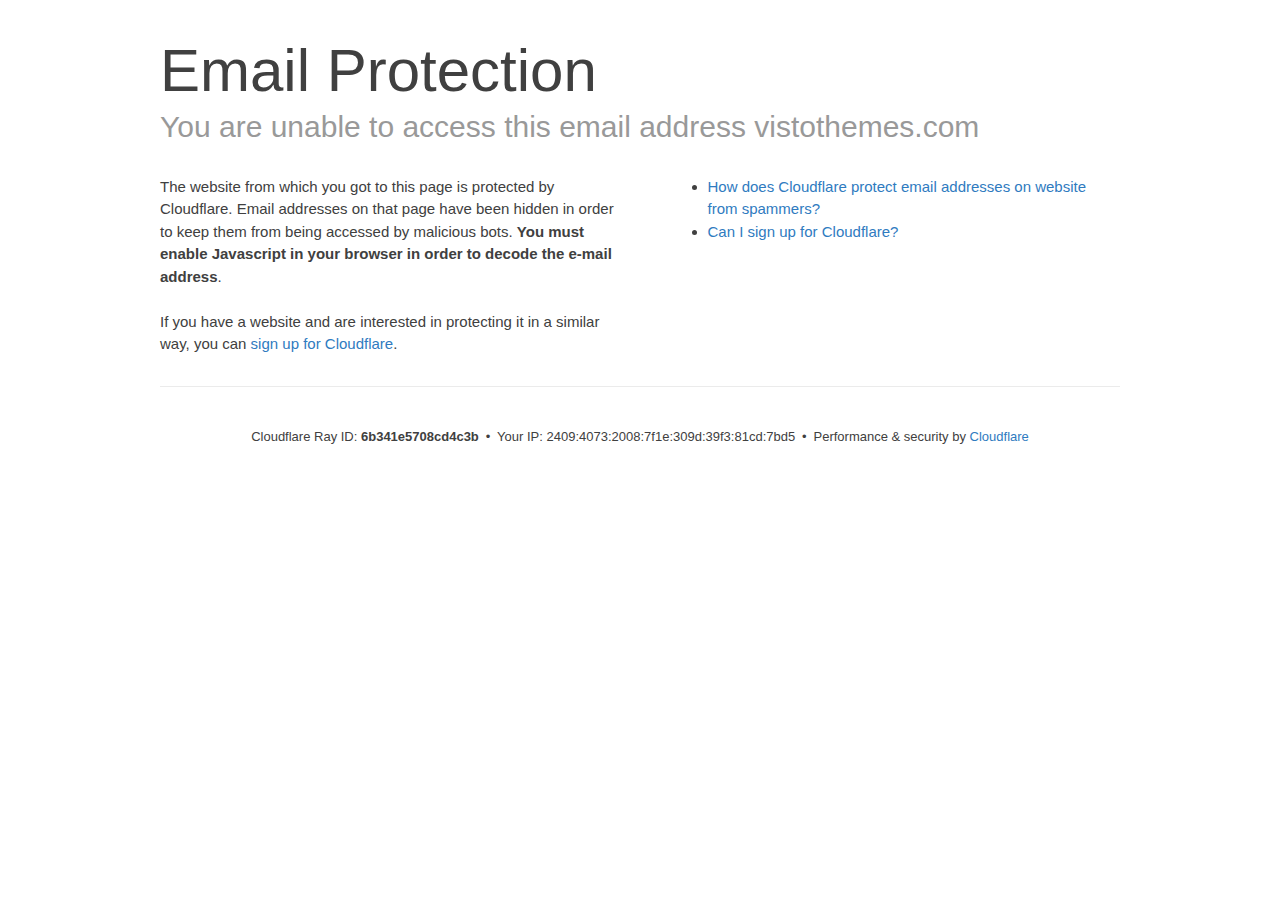
<file: cdn-cgi/l/email-protection.html>
<!DOCTYPE html>
<!--[if lt IE 7]> <html class="no-js ie6 oldie" lang="en-US"> <![endif]-->
<!--[if IE 7]>    <html class="no-js ie7 oldie" lang="en-US"> <![endif]-->
<!--[if IE 8]>    <html class="no-js ie8 oldie" lang="en-US"> <![endif]-->
<!--[if gt IE 8]><!--> <html class="no-js" lang="en-US"> <!--<![endif]-->
<head>
<title>Email Protection | Cloudflare</title>
<meta charset="UTF-8" />
<meta http-equiv="Content-Type" content="text/html; charset=UTF-8" />
<meta http-equiv="X-UA-Compatible" content="IE=Edge,chrome=1" />
<meta name="robots" content="noindex, nofollow" />
<meta name="viewport" content="width=device-width,initial-scale=1" />
<link rel="stylesheet" id="cf_styles-css" href="../styles/cf.errors.css" type="text/css" media="screen,projection" />
<!--[if lt IE 9]><link rel="stylesheet" id='cf_styles-ie-css' href="../styles/cf.errors.ie.css" type="text/css" media="screen,projection" /><![endif]-->
<style type="text/css">body{margin:0;padding:0}</style>


<!--[if gte IE 10]><!-->
<script>
  if (!navigator.cookieEnabled) {
    window.addEventListener('DOMContentLoaded', function () {
      var cookieEl = document.getElementById('cookie-alert');
      cookieEl.style.display = 'block';
    })
  }
</script>
<!--<![endif]-->


</head>
<body>
  <div id="cf-wrapper">
    <div class="cf-alert cf-alert-error cf-cookie-error" id="cookie-alert" data-translate="enable_cookies">Please enable cookies.</div>
    <div id="cf-error-details" class="cf-error-details-wrapper">
      <div class="cf-wrapper cf-header cf-error-overview">
        <h1 data-translate="block_headline">Email Protection</h1>
        <h2 class="cf-subheadline"><span data-translate="unable_to_access">You are unable to access this email address</span> vistothemes.com</h2>
      </div><!-- /.header -->

      <div class="cf-section cf-wrapper">
        <div class="cf-columns two">
          <div class="cf-column">
            <p>The website from which you got to this page is protected by Cloudflare. Email addresses on that page have been hidden in order to keep them from being accessed by malicious bots. <strong>You must enable Javascript in your browser in order to decode the e-mail address</strong>.</p>
            <p>If you have a website and are interested in protecting it in a similar way, you can <a rel="noopener noreferrer" href="https://www.cloudflare.com/sign-up?utm_source=email_protection">sign up for Cloudflare</a>.</p>
          </div>

          <div class="cf-column">
            <div class="grid_4">
              <div class="rail">
                  <div class="panel">
                      <ul class="nobullets">
                        <li><a rel="noopener noreferrer" class="modal-link-faq" href="https://support.cloudflare.com/hc/en-us/articles/200170016-What-is-Email-Address-Obfuscation-">How does Cloudflare protect email addresses on website from spammers?</a></li>
                        <li><a rel="noopener noreferrer" class="modal-link-faq" href="https://support.cloudflare.com/hc/en-us/categories/200275218-Getting-Started">Can I sign up for Cloudflare?</a></li>
                    </ul>
                </div>
              </div>
            </div>
          </div>
        </div>
      </div><!-- /.section -->

      <div class="cf-error-footer cf-wrapper w-240 lg:w-full py-10 sm:py-4 sm:px-8 mx-auto text-center sm:text-left border-solid border-0 border-t border-gray-300">
  <p class="text-13">
    <span class="cf-footer-item sm:block sm:mb-1">Cloudflare Ray ID: <strong class="font-semibold">6b341e5708cd4c3b</strong></span>
    <span class="cf-footer-separator sm:hidden">&bull;</span>
    <span class="cf-footer-item sm:block sm:mb-1"><span>Your IP</span>: 2409:4073:2008:7f1e:309d:39f3:81cd:7bd5</span>
    <span class="cf-footer-separator sm:hidden">&bull;</span>
    <span class="cf-footer-item sm:block sm:mb-1"><span>Performance &amp; security by</span> <a rel="noopener noreferrer" href="https://www.cloudflare.com/5xx-error-landing" id="brand_link" target="_blank">Cloudflare</a></span>
    
  </p>
</div><!-- /.error-footer -->


    </div><!-- /#cf-error-details -->
  </div><!-- /#cf-wrapper -->

  <script type="text/javascript">
  window._cf_translation = {};
  
  
</script>

</body>
</html>
</file>
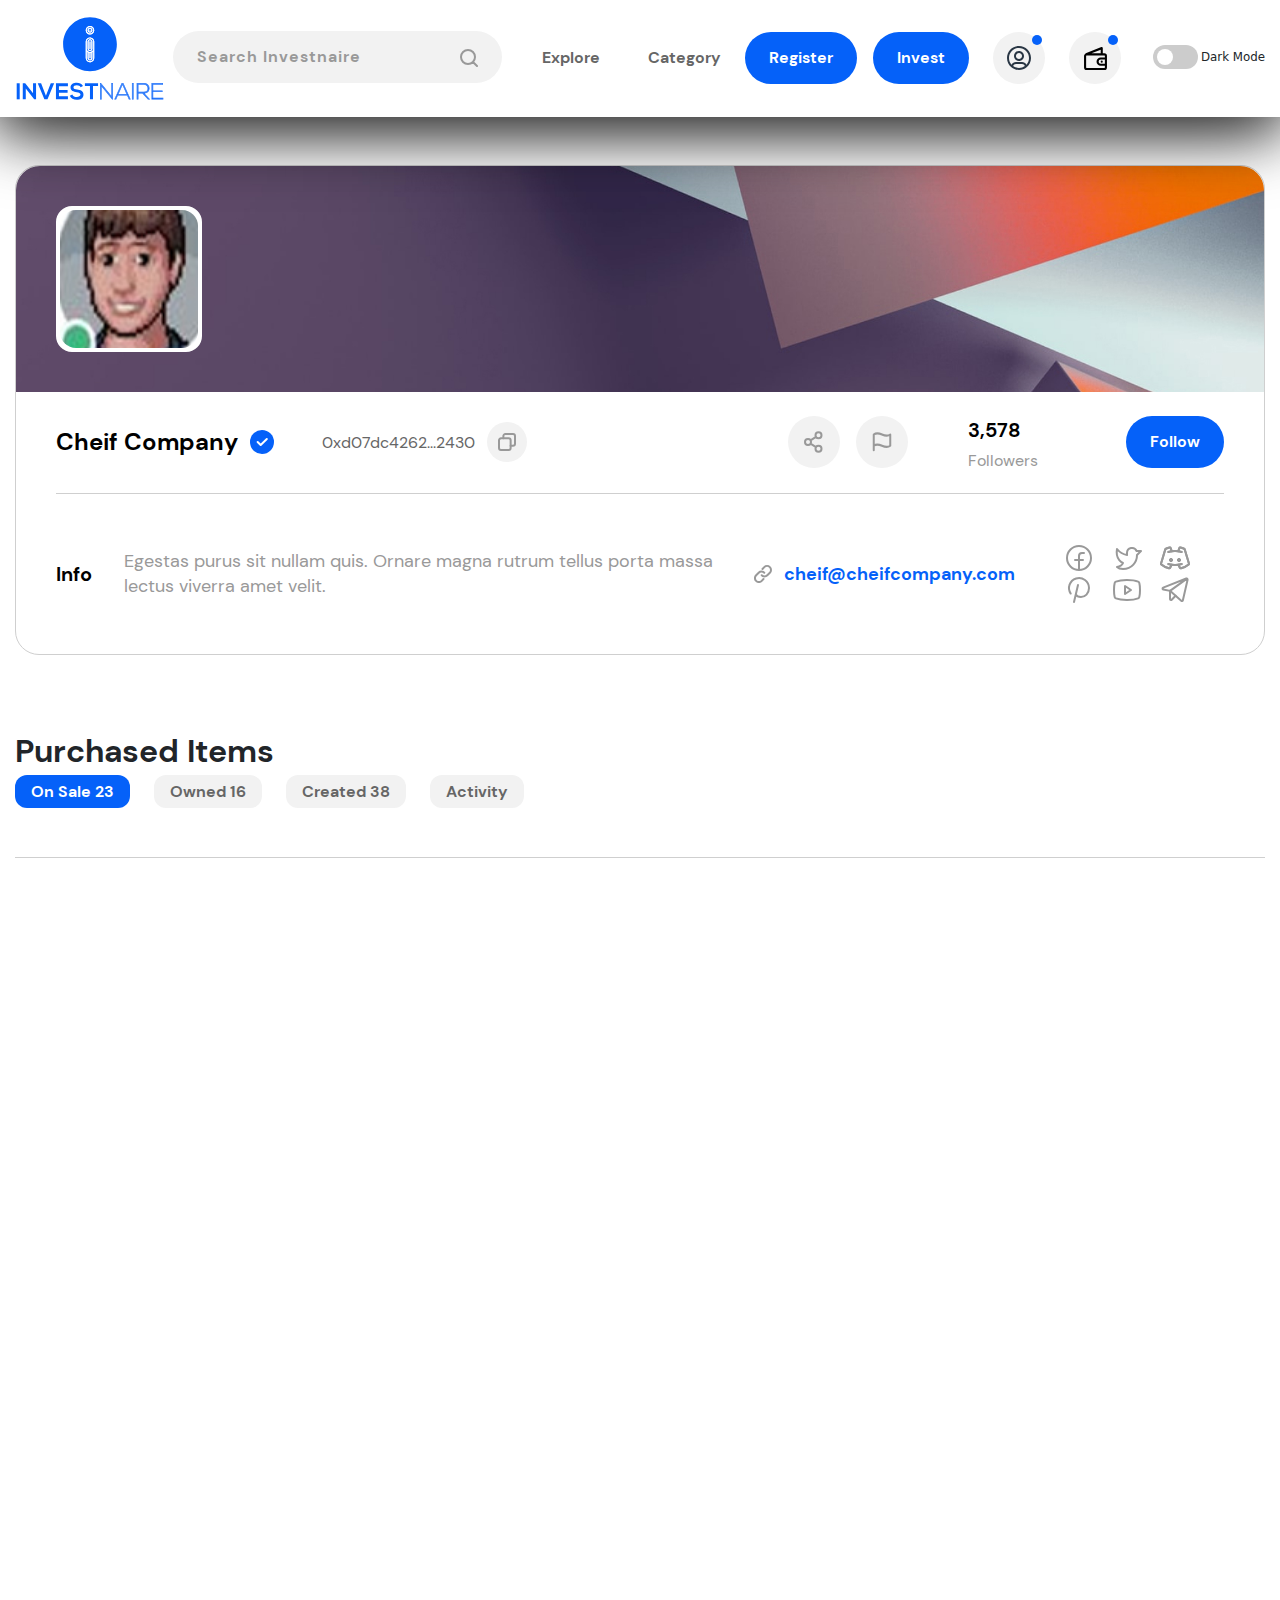
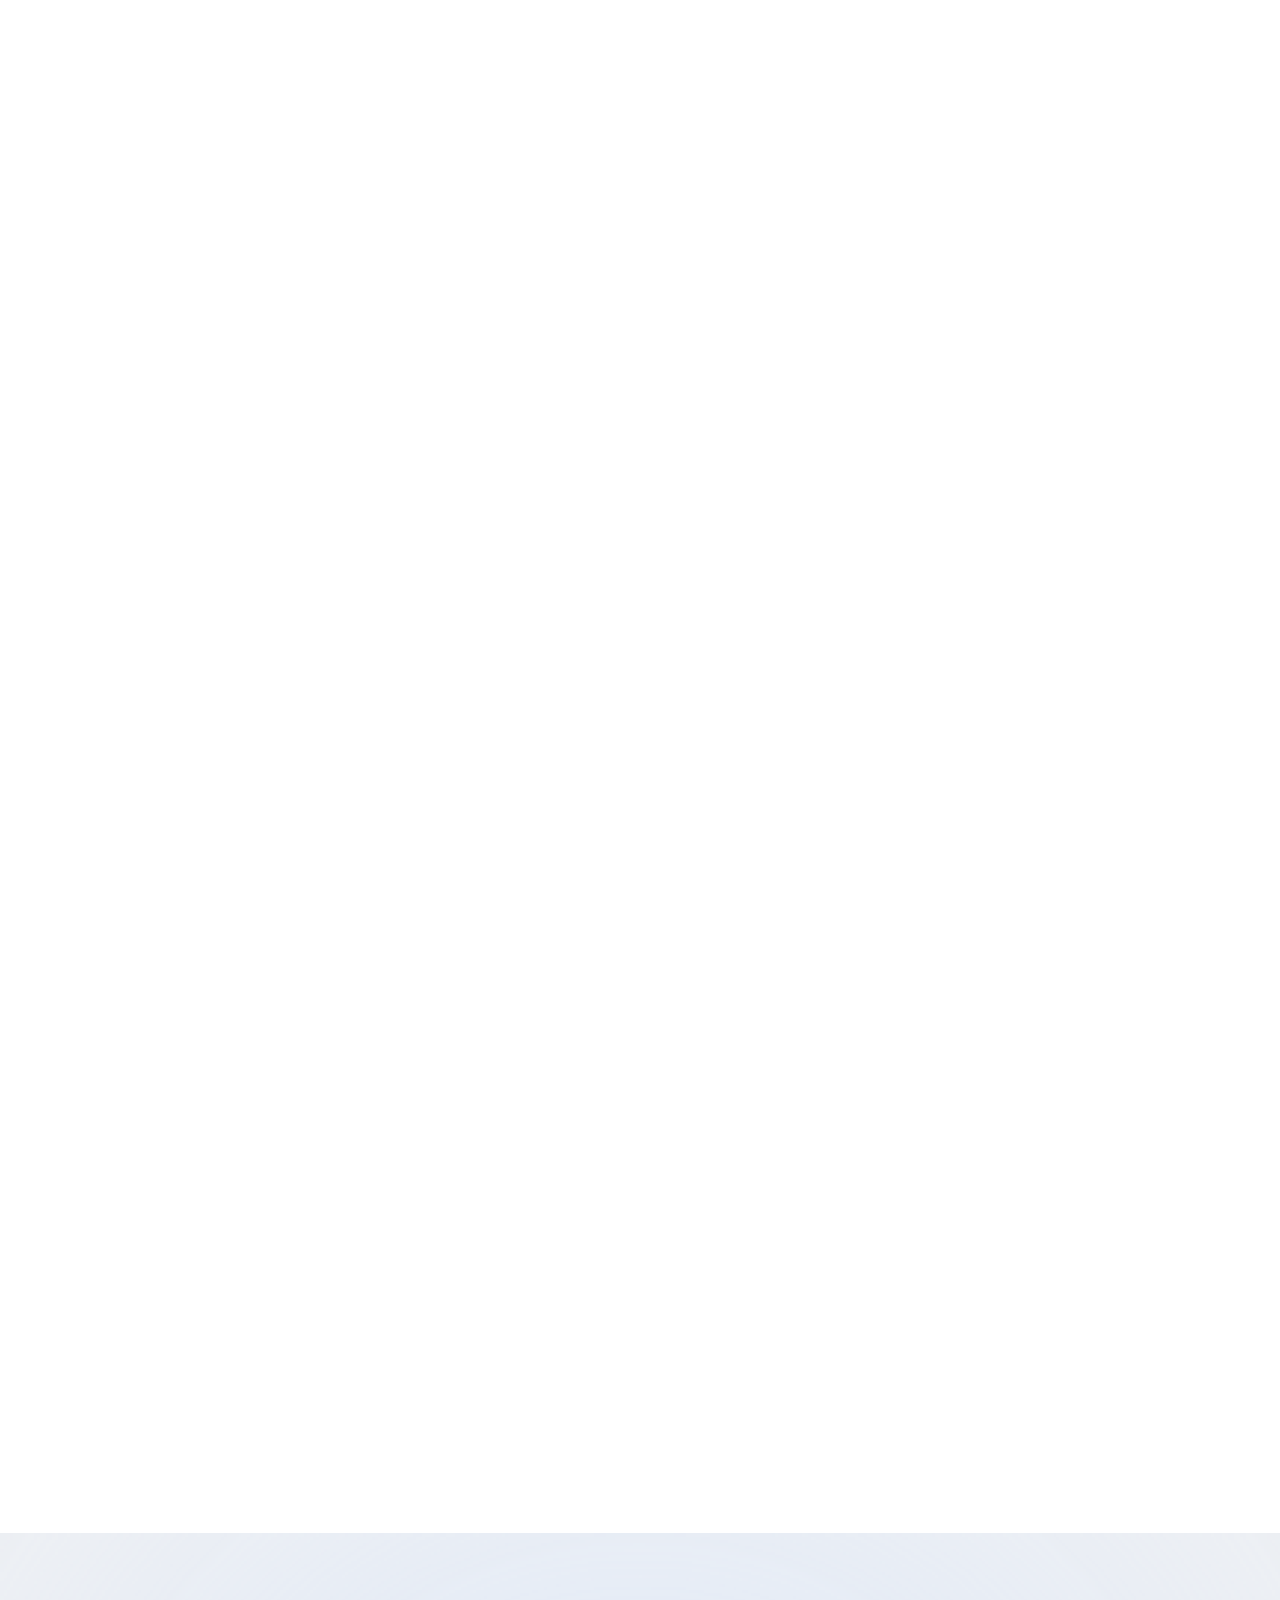
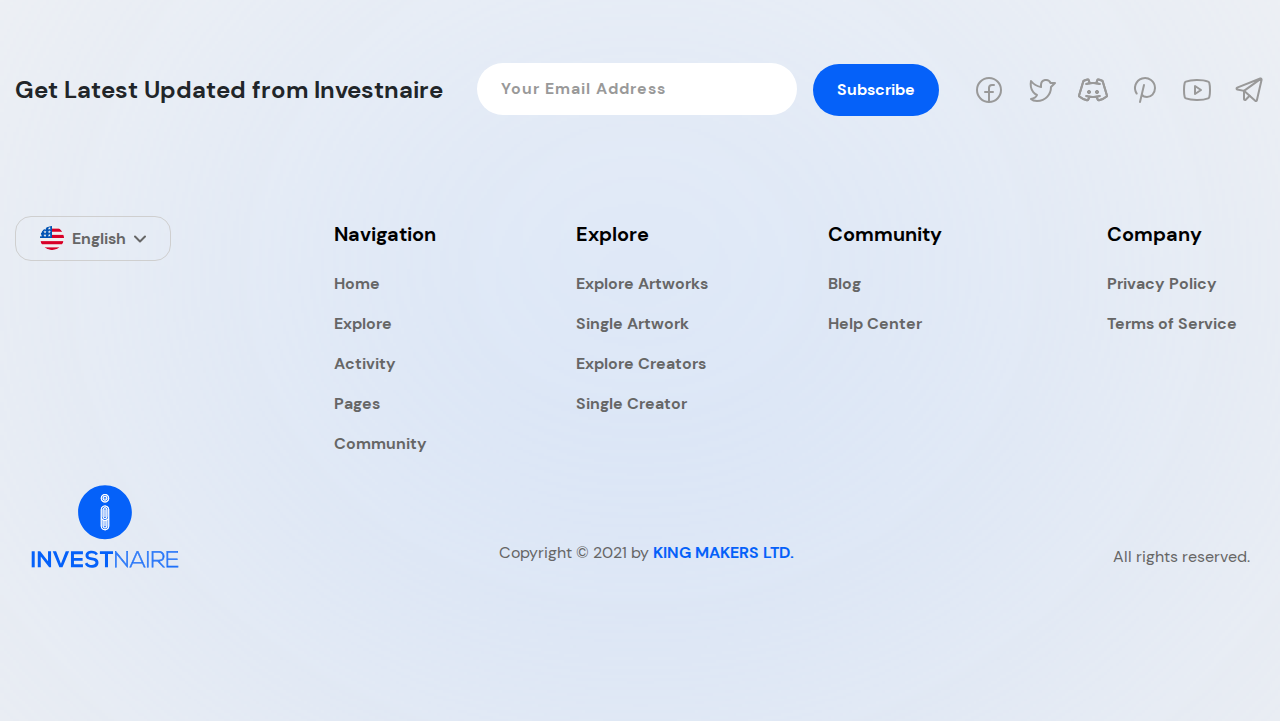
<file: pages/profiles/profile.html>
<!DOCTYPE html>
<html lang="en">
<head>
    <meta charset="UTF-8">
    <meta http-equiv="X-UA-Compatible" content="IE=edge">
    <meta name="viewport" content="width=device-width, initial-scale=1.0">
    <link rel="icon" href="../../assets/img/favicon.png" sizes="16x16">
    <title>Investnaire -  Marketplace </title>
    <link rel="stylesheet" href="../../assets/libs/bootstrap/dist/css/bootstrap.min.css">
    <link rel="stylesheet" href="../../assets/libs/owl.carousel/dist/assets/owl.carousel.min.css">
    <link rel="stylesheet" href="../../assets/libs/owl.carousel/dist/assets/owl.theme.default.min.css">
    <link rel="stylesheet" href="../../assets/libs/progress.js-master/src/progressjs.css">
    <link rel="stylesheet" href="../../assets/fonts/fonts.css">
    <link rel="stylesheet" href="../../assets/css/app.css">
</head>
<body>

    <div class="loader"></div>

    <!--=======================================
            Modal Start Here
    ========================================-->

        <div id="myNav" class="overlay-content-otr">
            <div class="modal-content-custom">
                <div class="overlay-content">
                    <svg class="icon-close" width="18" height="18" fill="none" xmlns="http://www.w3.org/2000/svg"><path d="M17 1L1 17M17 17L1 1" stroke="#CFCFCF" stroke-width="2" stroke-linecap="round" stroke-linejoin="round"/></svg>
                    <div class="logo-otr">
                        <a href="../index.html" class="logo-inr">
                            <img class="logo" src="../../assets/img/brand-logo.png" alt="brand-logo">
                        </a>
                    </div>
                    <div class="input-main">
                        <input class="input" type="text" placeholder="Search Ethoz">
                        <svg class="search-icon" width="18" height="18" fill="none" xmlns="http://www.w3.org/2000/svg"><path d="M8 15A7 7 0 108 1a7 7 0 000 14zM12.95 12.95L17 17" stroke="#999" stroke-width="2" stroke-linecap="round" stroke-linejoin="round"/></svg>
                    </div>
                    <div class="navigation-otr">
                        <ul class="navigation-inr">
                            <li class="nav-li">
                                <a class="nav-a heading-h4 home">Home</a>
                                <ul class="dropdown-otr drop-1">
                                    <li class="dropdown-li">
                                        <a href="../index.html" class="dropdown-a body-mb">Home Layout 1</a>
                                    </li>
                                    <li class="dropdown-li">
                                        <a href="Home-2.html" class="dropdown-a body-mb">Home Layout 2</a>
                                    </li>
                                    <li class="dropdown-li">
                                        <a href="Home-3.html" class="dropdown-a body-mb">Home Layout 3</a>
                                    </li>
                                    <li class="dropdown-li">
                                        <a href="Home-4.html" class="dropdown-a body-mb">Home Layout 4</a>
                                    </li>
                                    <li class="dropdown-li">
                                        <a href="Home-5.html" class="dropdown-a body-mb">Home Layout 5</a>
                                    </li>
                                    <li class="dropdown-li">
                                        <a href="Home-6.html" class="dropdown-a body-mb">Home Layout 6</a>
                                    </li>
                                </ul>
                            </li>
                            <li class="nav-li">
                                <a class="nav-a heading-h4 explore">Explore</a>
                                <ul class="dropdown-otr drop-2">
                                    <li class="dropdown-li">
                                        <a href="Explore-Artworks.html" class="dropdown-a body-mb">Explore Artworks</a>
                                    </li>
                                    <li class="dropdown-li">
                                        <a href="Single-Artwork.html" class="dropdown-a body-mb">Single Artwork</a>
                                    </li>
                                    <li class="dropdown-li">
                                        <a href="Explore-Creators.html" class="dropdown-a body-mb">Explore Creators</a>
                                    </li>
                                    <li class="dropdown-li">
                                        <a href="Single-Creator.html" class="dropdown-a body-mb">Single Creator</a>
                                    </li>
                                </ul>
                            </li>
                            <li class="nav-li">
                                <a href="Activity.html" class="nav-a heading-h4">Activity</a>
                            </li>
                            <li class="nav-li">
                                <a class="nav-a heading-h4 pages">Pages</a>
                                <ul class="dropdown-otr drop-3">
                                    <li class="dropdown-li">
                                        <a href="About.html" class="dropdown-a body-mb">About</a>
                                    </li>
                                    <li class="dropdown-li">
                                        <a href="How-it-Works.html" class="dropdown-a body-mb">How it Works</a>
                                    </li>
                                    <li class="dropdown-li">
                                        <a href="Contact.html" class="dropdown-a body-mb">Contact</a>
                                    </li>
                                    <li class="dropdown-li">
                                        <a href="Login.html" class="dropdown-a body-mb">Login</a>
                                    </li>
                                    <li class="dropdown-li">
                                        <a href="Sign-Up.html" class="dropdown-a body-mb">Sign Up</a>
                                    </li>
                                    <li class="dropdown-li">
                                        <a class="dropdown-a body-mb other-pages">Other Pages</a>
                                        <ul class="other-dropdown-otr drop-4">
                                            <li class="other-dropdown-li">
                                                <a href="404.html" class="other-dropdown-a body-mb">404</a>
                                            </li>
                                            <li class="other-dropdown-li">
                                                <a href="Privacy-Policy.html" class="other-dropdown-a body-mb">Privacy Policy</a>
                                            </li>
                                            <li class="other-dropdown-li">
                                                <a href="Terms-of-Services.html" class="other-dropdown-a body-mb">Terms of Service</a>
                                            </li>
                                            <li class="other-dropdown-li">
                                                <a href="Coming-Soon.html" class="other-dropdown-a body-mb">Coming Soon</a>
                                            </li>
                                        </ul>
                                    </li>
                                </ul>
                            </li>
                            <li class="nav-li">
                                <a class="nav-a heading-h4 community">Community</a>
                                <ul class="dropdown-otr drop-5">
                                    <li class="dropdown-li">
                                        <a href="Blog.html" class="dropdown-a body-mb">Blog</a>
                                    </li>
                                    <li class="dropdown-li">
                                        <a href="Help-Center.html" class="dropdown-a body-mb">Help Center</a>
                                    </li>
                                </ul>
                            </li>
                        </ul>
                    </div>
                    <div class="action-otr">
                        <a href="Create.html" class="btn-fill btn-create">Create</a>
                        <a href="Connect-Wallet.html" class="btn-outline1 btn-wallet">Connect Wallet</a>
                    </div>
                    <ul class="icon-ul">
                        <li class="icon-li">
                            <a href="" class="icon-a">
                                <svg class="icon" width="32" height="32" fill="none" xmlns="http://www.w3.org/2000/svg"><path d="M16 28c6.627 0 12-5.373 12-12S22.627 4 16 4 4 9.373 4 16s5.373 12 12 12z" stroke="#999" stroke-width="2" stroke-linecap="round" stroke-linejoin="round"/><path d="M21 11h-2a3 3 0 00-3 3v14M12 18h8" stroke="#999" stroke-width="2" stroke-linecap="round" stroke-linejoin="round"/></svg>
                            </a>
                        </li>
                        <li class="icon-li">
                            <a href="" class="icon-a">
                                <svg class="icon" width="32" height="32" fill="none" xmlns="http://www.w3.org/2000/svg"><path d="M6 25s5-1 6-4c0 0-8-3-6-14 0 0 4 5 10 6v-2a5 5 0 019.584-2H30l-4 4c0 7-5 14-14 14-4 0-6-2-6-2z" stroke="#999" stroke-width="2" stroke-linecap="round" stroke-linejoin="round"/></svg>
                            </a>
                        </li>
                        <li class="icon-li">
                            <a href="" class="icon-a">
                                <svg class="icon" width="32" height="32" fill="none" xmlns="http://www.w3.org/2000/svg"><path d="M12 19.5a1.5 1.5 0 100-3 1.5 1.5 0 000 3zM20 19.5a1.5 1.5 0 100-3 1.5 1.5 0 000 3z" fill="#999"/><path d="M9.3 10A21.917 21.917 0 0116 9a21.916 21.916 0 016.7 1M22.7 22a21.917 21.917 0 01-6.7 1 21.917 21.917 0 01-6.7-1" stroke="#999" stroke-width="2" stroke-linecap="round" stroke-linejoin="round"/><path d="M19.38 22.761l1.504 3.006a.996.996 0 001.123.526c3.068-.75 5.712-2.057 7.638-3.73a1.007 1.007 0 00.31-1.05L25.706 7.358a1.002 1.002 0 00-.578-.639c-1.2-.491-2.44-.875-3.708-1.148a1.002 1.002 0 00-1.165.66l-.997 2.99M12.62 22.76l-1.504 3.007a.997.997 0 01-1.124.526c-3.067-.75-5.711-2.057-7.637-3.73a1.007 1.007 0 01-.309-1.05L6.293 7.358a1.003 1.003 0 01.578-.64c1.2-.49 2.44-.874 3.708-1.147a1.002 1.002 0 011.165.66l.997 2.99" stroke="#999" stroke-width="2" stroke-linecap="round" stroke-linejoin="round"/><path d="M12 19.5a1.5 1.5 0 100-3 1.5 1.5 0 000 3zM20 19.5a1.5 1.5 0 100-3 1.5 1.5 0 000 3z" fill="#999"/><path d="M9.3 10A21.917 21.917 0 0116 9a21.916 21.916 0 016.7 1M22.7 22a21.917 21.917 0 01-6.7 1 21.917 21.917 0 01-6.7-1" stroke="#999" stroke-width="2" stroke-linecap="round" stroke-linejoin="round"/><path d="M19.38 22.761l1.504 3.006a.996.996 0 001.123.526c3.068-.75 5.712-2.057 7.638-3.73a1.007 1.007 0 00.31-1.05L25.706 7.358a1.002 1.002 0 00-.578-.639c-1.2-.491-2.44-.875-3.708-1.148a1.002 1.002 0 00-1.165.66l-.997 2.99M12.62 22.76l-1.504 3.007a.997.997 0 01-1.124.526c-3.067-.75-5.711-2.057-7.637-3.73a1.007 1.007 0 01-.309-1.05L6.293 7.358a1.003 1.003 0 01.578-.64c1.2-.49 2.44-.874 3.708-1.147a1.002 1.002 0 011.165.66l.997 2.99" stroke="#999" stroke-width="2" stroke-linecap="round" stroke-linejoin="round"/></svg>
                            </a>
                        </li>
                        <li class="icon-li">
                            <a href="" class="icon-a">
                                <svg class="icon" width="32" height="32" fill="none" xmlns="http://www.w3.org/2000/svg"><path d="M15 11l-4 17M7.693 19.57A10 10 0 1126 14c0 5.523-4 9-8 9s-5.204-2.633-5.204-2.633" stroke="#999" stroke-width="2" stroke-linecap="round" stroke-linejoin="round"/></svg>
                            </a>
                        </li>
                        <li class="icon-li">
                            <a href="" class="icon-a">
                                <svg class="icon" width="32" height="32" fill="none" xmlns="http://www.w3.org/2000/svg"><path d="M20 16l-6-4v8l6-4z" stroke="#999" stroke-width="2" stroke-linecap="round" stroke-linejoin="round"/><path d="M3 16c0 3.72.384 5.902.676 7.023a1.99 1.99 0 001.204 1.362C9.065 25.993 16 25.95 16 25.95s6.935.044 11.12-1.564a1.99 1.99 0 001.204-1.362C28.616 21.902 29 19.72 29 16c0-3.72-.384-5.902-.676-7.023a1.99 1.99 0 00-1.205-1.362C22.935 6.007 16 6.05 16 6.05S9.065 6.007 4.88 7.615a1.99 1.99 0 00-1.204 1.362C3.384 10.098 3 12.28 3 16z" stroke="#999" stroke-width="2" stroke-linecap="round" stroke-linejoin="round"/></svg>
                            </a>
                        </li>
                        <li class="icon-li">
                            <a href="" class="icon-a">
                                <svg class="icon" width="32" height="32" fill="none" xmlns="http://www.w3.org/2000/svg"><path d="M11 16.859l11.24 9.89a1 1 0 001.635-.527l4.702-20.516a1 1 0 00-1.34-1.154l-23.07 9.063a1 1 0 00.17 1.911L11 16.86zM11 16.86L28.014 4.57" stroke="#999" stroke-width="2" stroke-linecap="round" stroke-linejoin="round"/><path d="M16.613 21.799l-3.906 3.906A1 1 0 0111 24.998v-8.14" stroke="#999" stroke-width="2" stroke-linecap="round" stroke-linejoin="round"/></svg>
                            </a>
                        </li>
                    </ul>
                    <div class="language-selector">
                        <ul class="language-ul">
                            <li class="language-li">
                                <a class="language-a">
                                    <img class="flag-img" src="../../assets/img/flag-img1.png" alt="flag-img">
                                    <p class="body-sb language">English</p>
                                    <svg class="caret-down" width="12" height="8" fill="none" xmlns="http://www.w3.org/2000/svg"><path d="M11 1.5l-5 5-5-5" stroke="#666" stroke-width="2" stroke-linecap="round" stroke-linejoin="round"/></svg>
                                </a>
                                <ul class="drop-ul">
                                    <li class="drop-li">
                                        <a href="" class="drop-a">
                                            <img class="flag-img" src="../../assets/img/flag-img1.png" alt="flag-img">
                                            <p class="body-sb language">English</p>
                                        </a>
                                    </li>
                                    <li class="drop-li">
                                        <a href="" class="drop-a">
                                            <img class="flag-img" src="../../assets/img/flag-img2.png" alt="flag-img">
                                            <p class="body-sb language">Pakistan</p>
                                        </a>
                                    </li>
                                    <li class="drop-li">
                                        <a href="" class="drop-a">
                                            <img class="flag-img" src="../../assets/img/flag-img3.png" alt="flag-img">
                                            <p class="body-sb language">UAE</p>
                                        </a>
                                    </li>
                                </ul>
                            </li>
                        </ul>
                    </div>
                    <div class="copy-name body-s">
                        Copyright © 2021 by <a href="https://themeforest.net/user/vistothemes" class="name body-sb">VistoThemes.</a> All rights reserved.
                    </div>
                    <div class="privacy-link">
                        <a href="Privacy-Policy.html" class="link body-sb">Privacy Policy</a>
                        <span class="dot">•</span>
                        <a href="Terms-of-Services.html" class="link body-sb">Terms of Service</a>
                    </div>
                </div>
            </div>
        </div>

    <!--=======================================
                Modal End Here
    ========================================-->

    <!--=======================================
                Navbar Start Here
    ========================================-->

        <div class="navbar-main-2 nav-home3">
            <div class="container-fluid">
                <div class="navbar-inr-2">
                    <div class="burger-menu">
                        <div class="burger-icon-otr burger-click">
                            <svg class="burger-icon" width="24" height="24" fill="none" xmlns="http://www.w3.org/2000/svg"><path d="M3.75 12h16.5M4 6h9M11 18h9" stroke="#999" stroke-width="2" stroke-linecap="round" stroke-linejoin="round"/></svg>
                        </div>
                        <a href="../index.html" class="logo-otr">
                            <img class="logo-img" src="../../assets/img/investnaire_logo.svg" alt="brand-logo">
                        </a>
                    </div>
                    <div class="input-main">
                        <input class="input" type="text" placeholder="Search Investnaire">
                        <svg class="search-icon" width="18" height="18" fill="none" xmlns="http://www.w3.org/2000/svg"><path d="M8 15A7 7 0 108 1a7 7 0 000 14zM12.95 12.95L17 17" stroke="#999" stroke-width="2" stroke-linecap="round" stroke-linejoin="round"/></svg>
                    </div>
                    <div class="navigation-otr">
                        <ul class="navigation-inr">
                            <li class="nav-li">
                                <a class="nav-a body-sb">Explore</a>
                                <ul class="dropdown-otr">
                                    <li class="dropdown-li">
                                        <a href="Explore-Artworks.html" class="dropdown-a body-sb">About Us</a>
                                    </li>
                                    <li class="dropdown-li">
                                        <a href="Single-Artwork.html" class="dropdown-a body-sb">How it works</a>
                                    </li>
                                    <li class="dropdown-li">
                                        <a href="Explore-Creators.html" class="dropdown-a body-sb">How to Fundraise</a>
                                    </li>
                                    <li class="dropdown-li">
                                        <a href="Single-Creator.html" class="dropdown-a body-sb">Requset For Fundraise</a>
                                    </li>
                                    <li class="dropdown-li">
                                        <a href="Single-Creator.html" class="dropdown-a body-sb">FAQ</a>
                                    </li>
                                    <li class="dropdown-li">
                                        <a href="Single-Creator.html" class="dropdown-a body-sb">Blog</a>
                                    </li>
                                </ul>
                            </li>
                            <li class="nav-li display">
                                <a class="nav-a body-sb">Category</a>
                                <ul class="dropdown-otr">
                                    <li class="dropdown-li">
                                        <a href="About.html" class="dropdown-a body-sb">Arts</a>
                                    </li>
                                    <li class="dropdown-li">
                                        <a href="How-it-Works.html" class="dropdown-a body-sb">Music</a>
                                    </li>
                                    <li class="dropdown-li">
                                        <a href="Contact.html" class="dropdown-a body-sb">Domain Names</a>
                                    </li>
                                    <li class="dropdown-li">
                                        <a href="Login.html" class="dropdown-a body-sb">Virtual Worlds</a>
                                    </li>
                                    <li class="dropdown-li">
                                        <a href="Sign-Up.html" class="dropdown-a body-sb">Comics and Illustration</a>
                                    </li>
                                    <li class="dropdown-li">
                                        <a href="Sign-Up.html" class="dropdown-a body-sb">Collectibles</a>
                                    </li>
                                    <li class="dropdown-li">
                                        <a href="Sign-Up.html" class="dropdown-a body-sb">Design & Technology</a>
                                    </li>
                                    <li class="dropdown-li">
                                        <a href="Sign-Up.html" class="dropdown-a body-sb">Sports</a>
                                    </li>
                                    <li class="dropdown-li">
                                        <a href="Sign-Up.html" class="dropdown-a body-sb">Food and Craft</a>
                                    </li>                                    
									<li class="dropdown-li">
                                        <a href="Sign-Up.html" class="dropdown-a body-sb">Utility</a>
                                    </li>
                                    <!-- <li class="dropdown-li"> -->
                                        <!-- <a class="dropdown-a body-sb">Other Pages</a> -->
                                        <!-- <ul class="other-dropdown-otr"> -->
                                            <!-- <li class="other-dropdown-li"> -->
                                                <!-- <a href="404.html" class="other-dropdown-a body-sb">404</a> -->
                                            <!-- </li> -->
                                            <!-- <li class="other-dropdown-li"> -->
                                                <!-- <a href="Privacy-Policy.html" class="other-dropdown-a body-sb">Privacy Policy</a> -->
                                            <!-- </li> -->
                                            <!-- <li class="other-dropdown-li"> -->
                                                <!-- <a href="Terms-of-Services.html" class="other-dropdown-a body-sb">Terms of Service</a> -->
                                            <!-- </li> -->
                                            <!-- <li class="other-dropdown-li"> -->
                                                <!-- <a href="Coming-Soon.html" class="other-dropdown-a body-sb">Coming Soon</a> -->
                                            <!-- </li> -->
                                        <!-- </ul> -->
                                    <!-- </li> -->
                                </ul>
                            </li>
                         <!-- <li class="nav-li display"> -->
                                <!-- <a class="nav-a body-sb">Register</a> -->
                                <!-- <ul class="dropdown-otr"> -->
                                    <!-- <li class="dropdown-li"> -->
                                        <!-- <a href="About.html" class="dropdown-a body-sb">About</a> -->
                                    <!-- </li> -->
                                    <!-- <li class="dropdown-li"> -->
                                        <!-- <a href="How-it-Works.html" class="dropdown-a body-sb">How It Works</a> -->
                                    <!-- </li> -->
                                    <!-- <li class="dropdown-li"> -->
                                        <!-- <a href="Contact.html" class="dropdown-a body-sb">Contact</a> -->
                                    <!-- </li> -->
                                    <!-- <li class="dropdown-li"> -->
                                        <!-- <a href="Login.html" class="dropdown-a body-sb">Login</a> -->
                                    <!-- </li> -->
                                    <!-- <li class="dropdown-li"> -->
                                        <!-- <a href="Sign-Up.html" class="dropdown-a body-sb">Sign Up</a> -->
                                    <!-- </li> -->
                                    <!-- <li class="dropdown-li"> -->
                                        <!-- <a class="dropdown-a body-sb">Other Pages</a> -->
                                        <!-- <ul class="other-dropdown-otr"> -->
                                            <!-- <li class="other-dropdown-li"> -->
                                                <!-- <a href="404.html" class="other-dropdown-a body-sb">404</a> -->
                                            <!-- </li> -->
                                            <!-- <li class="other-dropdown-li"> -->
                                                <!-- <a href="Privacy-Policy.html" class="other-dropdown-a body-sb">Privacy Policy</a> -->
                                            <!-- </li> -->
                                            <!-- <li class="other-dropdown-li"> -->
                                                <!-- <a href="Terms-of-Services.html" class="other-dropdown-a body-sb">Terms of Service</a> -->
                                            <!-- </li> -->
                                            <!-- <li class="other-dropdown-li"> -->
                                                <!-- <a href="Coming-Soon.html" class="other-dropdown-a body-sb">Coming Soon</a> -->
                                            <!-- </li> -->
                                        <!-- </ul> -->
                                    <!-- </li> -->
                                <!-- </ul> -->
                            <!-- </li> -->

                            <!-- <!-- <li class="dots"> -->
                                <!-- <a class="dot-a body-sb click-open1"> -->
                                    <!-- <svg class="dot-icon" width="20" height="4" fill="none" xmlns="http://www.w3.org/2000/svg"><circle cx="2" cy="2" r="2" fill="#666"/><circle cx="10" cy="2" r="2" fill="#666"/><circle cx="18" cy="2" r="2" fill="#666"/></svg> -->
                                <!-- </a> -->
                                <!-- <ul class="dropdown-dot click-event1"> -->
                                    <!-- <li class="dropdown-li"> -->
                                        <!-- <a href="About.html" class="dropdown-a body-sb">About</a> -->
                                    <!-- </li> -->
                                    <!-- <li class="dropdown-li"> -->
                                        <!-- <a href="Contact.html" class="dropdown-a body-sb">Contact</a> -->
                                    <!-- </li> -->
                                    <!-- <li class="dropdown-li"> -->
                                        <!-- <a href="Login.html" class="dropdown-a body-sb">Login</a> -->
                                    <!-- </li> -->
                                    <!-- <li class="dropdown-li"> -->
                                        <!-- <a href="Sign-Up.html" class="dropdown-a body-sb">Sign Up</a> -->
                                    <!-- </li> -->
                                    <!-- <li class="dropdown-li"> -->
                                        <!-- <a href="404.html" class="dropdown-a body-sb">404</a> -->
                                    <!-- </li> -->
                                    <!-- <li class="dropdown-li"> -->
                                        <!-- <a href="Privacy-Policy.html" class="dropdown-a body-sb">Privacy Policy</a> -->
                                    <!-- </li> -->
                                    <!-- <li class="dropdown-li"> -->
                                        <!-- <a href="Terms-of-Services.html" class="dropdown-a body-sb">Terms of Service</a> -->
                                    <!-- </li> -->
                                    <!-- <li class="dropdown-li"> -->
                                        <!-- <a href="Coming-Soon.html" class="dropdown-a body-sb">Coming Soon</a> -->
                                    <!-- </li> -->
                                    <!-- <li class="dropdown-li"> -->
                                        <!-- <a href="Blog.html" class="dropdown-a body-sb">Blog</a> -->
                                    <!-- </li> -->
                                    <!-- <li class="dropdown-li"> -->
                                        <!-- <a href="Blog-Detail.html" class="dropdown-a body-sb">Blog Details</a> -->
                                    <!-- </li> -->
                                    <!-- <li class="dropdown-li"> -->
                                        <!-- <a href="How-it-Works.html" class="dropdown-a body-sb">How it Works</a> -->
                                    <!-- </li> -->
                                    <!-- <li class="dropdown-li"> -->
                                        <!-- <a href="Help-Center.html" class="dropdown-a body-sb">Help Center</a> -->
                                    <!-- </li> -->
                                    <!-- <li class="dropdown-li"> -->
                                        <!-- <a href="Article-Detail.html" class="dropdown-a body-sb">Article Details</a> -->
                                    <!-- </li> -->
                                <!-- </ul> -->
                            <!-- </li> -->
                         </ul> 
                    </div>
                    <div class="action-otr">
						<a href="Create.html" class="btn-fill btn-create">Register</a>
                        <a href="Create.html" class="btn-fill btn-create">Invest</a>
                        <div class="bell-icon-otr">
                            <a class="icon-inr click-open2">
                                <span class="circle"></span>
                                <svg width="24" height="24" viewBox="0 0 24 24" fill="none" xmlns="http://www.w3.org/2000/svg"> <path fill-rule="evenodd" clip-rule="evenodd" d="M12 2C6.47715 2 2 6.47715 2 12C2 14.5714 2.96975 16.9158 4.5656 18.6883C5.40015 17.0904 7.07231 16 9 16H15C16.9277 16 18.5998 17.0904 19.4344 18.6883C21.0302 16.9158 22 14.5714 22 12C22 6.47715 17.5228 2 12 2ZM17.8634 20.1016C17.4819 18.8839 16.3436 18 15 18H9C7.65642 18 6.51814 18.8839 6.13659 20.1016C7.78397 21.2962 9.80868 22 12 22C14.1913 22 16.216 21.2962 17.8634 20.1016ZM0 12C0 5.37258 5.37258 0 12 0C18.6274 0 24 5.37258 24 12C24 15.7419 22.2862 19.0843 19.6044 21.2834C17.5346 22.9806 14.885 24 12 24C9.11498 24 6.46536 22.9806 4.39561 21.2834C1.71384 19.0843 0 15.7419 0 12ZM12 7C10.329 7 8.98201 8.34737 8.98201 10C8.98201 11.6526 10.329 13 12 13C13.671 13 15.018 11.6526 15.018 10C15.018 8.34737 13.671 7 12 7ZM6.98201 10C6.98201 7.23435 9.23287 5 12 5C14.7671 5 17.018 7.23435 17.018 10C17.018 12.7656 14.7671 15 12 15C9.23287 15 6.98201 12.7657 6.98201 10Z" fill="#293644"/></svg>
                            </a>
                            <div class="icon-hover click-event2">
							  <div class="logmod__wrapper">
								<span class="logmod__close">Close</span>
								<div class="logmod__container">
								  <ul class="logmod__tabs">
									<li data-tabtar="lgm-2"><a href="#">Login</a></li>
									<li data-tabtar="lgm-1"><a href="#">Sign Up</a></li>
								  </ul>
								  <div class="logmod__tab-wrapper">
								  <div class="logmod__tab lgm-1">
									<div class="logmod__heading">
									  <span class="logmod__heading-subtitle">Enter your personal details <strong>to create an acount</strong></span>
									</div>
									<div class="logmod__form">
									  <form accept-charset="utf-8" action="#" class="simform">
										<div class="sminputs">
										  <div class="input full">
											<label class="string optional" for="user-name">Email*</label>
											<input class="string optional" maxlength="255" id="user-email" placeholder="Email" type="email" size="50" />
										  </div>
										</div>
										<div class="sminputs">
										  <div class="input string optional">
											<label class="string optional" for="user-pw">Password *</label>
											<input class="string optional" maxlength="255" id="user-pw" placeholder="Password" type="text" size="50" />
										  </div>
										  <div class="input string optional">
											<label class="string optional" for="user-pw-repeat">Repeat password *</label>
											<input class="string optional" maxlength="255" id="user-pw-repeat" placeholder="Repeat password" type="text" size="50" />
										  </div>
										</div>
										<div class="simform__actions">
										  <input class="sumbit" name="commit" type="sumbit" value="Create Account" />
										  <span class="simform__actions-sidetext">By creating an account you agree to our <a class="special" href="#" target="_blank" role="link">Terms & Privacy</a></span>
										</div> 
									  </form>
									</div> 
									<div class="logmod__alter">
									  <div class="logmod__alter-container">
										<a href="#" class="connect facebook">
										  <div class="connect__icon">
											<i class="fa fa-facebook"></i>
										  </div>
										  <div class="connect__context">
											<span>Create an account with <strong>Facebook</strong></span>
										  </div>
										</a>
										  
										<a href="#" class="connect googleplus">
										  <div class="connect__icon">
											<i class="fa fa-google-plus"></i>
										  </div>
										  <div class="connect__context">
											<span>Create an account with <strong>Google+</strong></span>
										  </div>
										</a>
									  </div>
									</div>
								  </div>
								  <div class="logmod__tab lgm-2">
									<div class="logmod__heading">
									  <span class="logmod__heading-subtitle">Enter your email and password <strong>to sign in</strong></span>
									</div> 
									<div class="logmod__form">
									  <form accept-charset="utf-8" action="#" class="simform">
										<div class="sminputs">
										  <div class="input full">
											<label class="string optional" for="user-name">Email*</label>
											<input class="string optional" maxlength="255" id="user-email" placeholder="Email" type="email" size="50" />
										  </div>
										</div>
										<div class="sminputs">
										  <div class="input full">
											<label class="string optional" for="user-pw">Password *</label>
											<input class="string optional" maxlength="255" id="user-pw" placeholder="Password" type="password" size="50" />
																	<span class="hide-password">Show</span>
										  </div>
										</div>
										<div class="simform__actions">
										  <input class="sumbit" name="commit" type="sumbit" value="Log In" />
										  <span class="simform__actions-sidetext"><a class="special" role="link" href="#">Forgot your password?<br>Click here</a></span>
										</div> 
									  </form>
									</div> 
									<div class="logmod__alter">
									  <div class="logmod__alter-container">
										<a href="#" class="connect facebook">
										  <div class="connect__icon">
											<i class="fa fa-facebook"></i>
										  </div>
										  <div class="connect__context">
											<span>Sign in with <strong>Facebook</strong></span>
										  </div>
										</a>
										<a href="#" class="connect googleplus">
										  <div class="connect__icon">
											<i class="fa fa-google-plus"></i>
										  </div>
										  <div class="connect__context">
											<span>Sign in with <strong>Google+</strong></span>
										  </div>
										</a>
									  </div>
									</div>
									  </div>
								  </div>
								</div>
							  </div>
							</div



                            </div>
                        </div>
                        <div class="profile-otr">
                            <a class="icon-inr click-open2">
                                <span class="circle"></span>
                                <svg id="Layer_1" data-name="Layer 1" xmlns="http://www.w3.org/2000/svg" viewBox="0 0 24 24" width="25" height="25"><title>Artboard 16</title><path d="M20.53,7H19V2a1,1,0,0,0-.44-.83,1,1,0,0,0-.93-.1l-15,6a1.16,1.16,0,0,0-.36.25A2.49,2.49,0,0,0,1,9.47V20.53A2.48,2.48,0,0,0,3.47,23H20.53A2.48,2.48,0,0,0,23,20.53V9.47A2.48,2.48,0,0,0,20.53,7ZM17,7H8.19L17,3.48Zm4,10H17a2,2,0,0,1,0-4h4Zm-4-6a4,4,0,0,0,0,8h4v1.53a.47.47,0,0,1-.47.47H3.47A.47.47,0,0,1,3,20.53V9.47A.47.47,0,0,1,3.47,9H20.53a.47.47,0,0,1,.47.47V11Z"/><circle cx="18" cy="15" r="1"/></svg>
                            </a>
                            <div class="icon-hover-2 click-event3">
                                <h5 class="heading heading-h5">The Lucky Being</h5>
                                <div class="copy-icon-otr">
                                    <p class="desc body-s">0xd07dc4262bcdb...2430</p>
                                    <svg class="copy-icon" width="18" height="18" fill="none" xmlns="http://www.w3.org/2000/svg"><path d="M12.636 12.636H15a2 2 0 002-2V3a2 2 0 00-2-2H7.364a2 2 0 00-2 2v2.364" stroke="#CFCFCF" stroke-width="2" stroke-linecap="round" stroke-linejoin="round"/><path d="M10.636 5.364H3a2 2 0 00-2 2V15a2 2 0 002 2h7.636a2 2 0 002-2V7.364a2 2 0 00-2-2z" stroke="#CFCFCF" stroke-width="2" stroke-linecap="round" stroke-linejoin="round"/></svg>
                                </div>
                                <div class="box-otr">
                                    <div class="img-otr">
                                        <img class="img-eht" src="../../assets/img/ethereum.png" alt="img">
                                    </div>
                                    <div class="price-otr">
                                        <p class="desc body-s">Current Balance</p>
                                        <h5 class="heading heading-h5">3.067 ETH</h5>
                                    </div>
                                </div>
                                <ul class="link-profile-otr">
                                    <li class="link-profile-inr">
                                        <span class="circle-hover"></span>
                                        <a href="" class="profile body-sb">My Profile</a>
                                    </li>
                                    <li class="link-profile-inr">
                                        <span class="circle-hover"></span>
                                        <a href="" class="profile body-sb">My Items</a>
                                    </li>
                                    <li class="link-profile-inr">
                                        <span class="circle-hover"></span>
                                        <a href="" class="profile body-sb">Manage Funds</a>
                                    </li>
                                    <li class="link-profile-inr">
                                        <span class="circle-hover"></span>
                                        <a href="" class="profile body-sb">Disconnect</a>
                                    </li>
                                </ul>
                            </div>
                        </div>
					
					
					<!-- Dark and Light Toggle Mode-->	
					<div class="theme-switch-wrapper">
						<label class="theme-switch" for="checkbox">
							<input type="checkbox" id="checkbox">
							<div class="slider round"></div>
					  </label>
					  <div class="description">Dark Mode</div>
					</div>
					
					
					<!-- Dark and Light Toggle Mode-->	
						
						
                    </div>
                </div>
            </div>
        </div>

    <!--=======================================
                Navbar End Here
    ========================================-->

    <!--=======================================
            User profile Start Here
    ========================================-->

        <div class="user-profile-otr">
            <div class="container-fluid">
                <div class="wrapper">
                    <div class="user-img">
                        <div class="creator-img-otr">
                            <img class="creator-img" src="../../assets/img/single-creator-profile.jpg" alt="creator-img">
                        </div>
                    </div>
                    <div class="another-user">
                        <div class="another-user-top">
                            <div class="another-user-left">
                                <div class="user-main">
                                    <h3 class="user-head heading-h4">Cheif Company</h3>
                                    <div class="check-otr">
                                        <svg class="check-icon" width="14" height="14" fill="none" xmlns="http://www.w3.org/2000/svg"><path d="M11.813 3.938l-6.126 6.124L2.626 7" stroke="#fff" stroke-width="2" stroke-linecap="round" stroke-linejoin="round"/></svg>
                                    </div>
                                </div>
                                <a href="" class="address-main">
                                    <p class="address body-s">0xd07dc4262...2430</p>
                                    <div class="copy-icon-otr">
                                        <svg class="copy-icon" width="18" height="18" fill="none" xmlns="http://www.w3.org/2000/svg"><path d="M12.636 12.636H15a2 2 0 002-2V3a2 2 0 00-2-2H7.364a2 2 0 00-2 2v2.364" stroke="#CFCFCF" stroke-width="2" stroke-linecap="round" stroke-linejoin="round"/><path d="M10.636 5.364H3a2 2 0 00-2 2V15a2 2 0 002 2h7.636a2 2 0 002-2V7.364a2 2 0 00-2-2z" stroke="#CFCFCF" stroke-width="2" stroke-linecap="round" stroke-linejoin="round"/></svg>
                                    </div>
                                </a>
                            </div>
                            <div class="another-user-right">
                                <div class="icons-main">
                                    <div class="icon-otr icon-div">
                                        <svg class="icon" width="24" height="24" fill="none" xmlns="http://www.w3.org/2000/svg"><path d="M6 15a3 3 0 100-6 3 3 0 000 6zM16.5 21.75a3 3 0 100-6 3 3 0 000 6zM16.5 8.25a3 3 0 100-6 3 3 0 000 6zM13.976 6.872l-5.453 3.506M8.523 13.622l5.454 3.506" stroke="#999" stroke-width="2" stroke-linecap="round" stroke-linejoin="round"/></svg>
                                        <div class="share-hover">
                                            <h5 class="heading heading-h5">Share the Link</h5>
                                            <ul class="icon-ul">
                                                <li class="icon-li">
                                                    <a href="" class="icon-a">
                                                        <svg class="icon" width="32" height="32" fill="none" xmlns="http://www.w3.org/2000/svg"><path d="M16 28c6.627 0 12-5.373 12-12S22.627 4 16 4 4 9.373 4 16s5.373 12 12 12z" stroke="#999" stroke-width="2" stroke-linecap="round" stroke-linejoin="round"/><path d="M21 11h-2a3 3 0 00-3 3v14M12 18h8" stroke="#999" stroke-width="2" stroke-linecap="round" stroke-linejoin="round"/></svg>
                                                    </a>
                                                </li>
                                                <li class="icon-li">
                                                    <a href="" class="icon-a">
                                                        <svg class="icon" width="32" height="32" fill="none" xmlns="http://www.w3.org/2000/svg"><path d="M6 25s5-1 6-4c0 0-8-3-6-14 0 0 4 5 10 6v-2a5 5 0 019.584-2H30l-4 4c0 7-5 14-14 14-4 0-6-2-6-2z" stroke="#999" stroke-width="2" stroke-linecap="round" stroke-linejoin="round"/></svg>
                                                    </a>
                                                </li>
                                                <li class="icon-li">
                                                    <a href="" class="icon-a">
                                                        <svg class="icon" width="32" height="32" fill="none" xmlns="http://www.w3.org/2000/svg"><path d="M12 19.5a1.5 1.5 0 100-3 1.5 1.5 0 000 3zM20 19.5a1.5 1.5 0 100-3 1.5 1.5 0 000 3z" fill="#999"/><path d="M9.3 10A21.917 21.917 0 0116 9a21.916 21.916 0 016.7 1M22.7 22a21.917 21.917 0 01-6.7 1 21.917 21.917 0 01-6.7-1" stroke="#999" stroke-width="2" stroke-linecap="round" stroke-linejoin="round"/><path d="M19.38 22.761l1.504 3.006a.996.996 0 001.123.526c3.068-.75 5.712-2.057 7.638-3.73a1.007 1.007 0 00.31-1.05L25.706 7.358a1.002 1.002 0 00-.578-.639c-1.2-.491-2.44-.875-3.708-1.148a1.002 1.002 0 00-1.165.66l-.997 2.99M12.62 22.76l-1.504 3.007a.997.997 0 01-1.124.526c-3.067-.75-5.711-2.057-7.637-3.73a1.007 1.007 0 01-.309-1.05L6.293 7.358a1.003 1.003 0 01.578-.64c1.2-.49 2.44-.874 3.708-1.147a1.002 1.002 0 011.165.66l.997 2.99" stroke="#999" stroke-width="2" stroke-linecap="round" stroke-linejoin="round"/><path d="M12 19.5a1.5 1.5 0 100-3 1.5 1.5 0 000 3zM20 19.5a1.5 1.5 0 100-3 1.5 1.5 0 000 3z" fill="#999"/><path d="M9.3 10A21.917 21.917 0 0116 9a21.916 21.916 0 016.7 1M22.7 22a21.917 21.917 0 01-6.7 1 21.917 21.917 0 01-6.7-1" stroke="#999" stroke-width="2" stroke-linecap="round" stroke-linejoin="round"/><path d="M19.38 22.761l1.504 3.006a.996.996 0 001.123.526c3.068-.75 5.712-2.057 7.638-3.73a1.007 1.007 0 00.31-1.05L25.706 7.358a1.002 1.002 0 00-.578-.639c-1.2-.491-2.44-.875-3.708-1.148a1.002 1.002 0 00-1.165.66l-.997 2.99M12.62 22.76l-1.504 3.007a.997.997 0 01-1.124.526c-3.067-.75-5.711-2.057-7.637-3.73a1.007 1.007 0 01-.309-1.05L6.293 7.358a1.003 1.003 0 01.578-.64c1.2-.49 2.44-.874 3.708-1.147a1.002 1.002 0 011.165.66l.997 2.99" stroke="#999" stroke-width="2" stroke-linecap="round" stroke-linejoin="round"/></svg>
                                                    </a>
                                                </li>
                                                <li class="icon-li">
                                                    <a href="" class="icon-a">
                                                        <svg class="icon" width="32" height="32" fill="none" xmlns="http://www.w3.org/2000/svg"><path d="M15 11l-4 17M7.693 19.57A10 10 0 1126 14c0 5.523-4 9-8 9s-5.204-2.633-5.204-2.633" stroke="#999" stroke-width="2" stroke-linecap="round" stroke-linejoin="round"/></svg>
                                                    </a>
                                                </li>
                                                <li class="icon-li">
                                                    <a href="" class="icon-a">
                                                        <svg class="icon" width="32" height="32" fill="none" xmlns="http://www.w3.org/2000/svg"><path d="M20 16l-6-4v8l6-4z" stroke="#999" stroke-width="2" stroke-linecap="round" stroke-linejoin="round"/><path d="M3 16c0 3.72.384 5.902.676 7.023a1.99 1.99 0 001.204 1.362C9.065 25.993 16 25.95 16 25.95s6.935.044 11.12-1.564a1.99 1.99 0 001.204-1.362C28.616 21.902 29 19.72 29 16c0-3.72-.384-5.902-.676-7.023a1.99 1.99 0 00-1.205-1.362C22.935 6.007 16 6.05 16 6.05S9.065 6.007 4.88 7.615a1.99 1.99 0 00-1.204 1.362C3.384 10.098 3 12.28 3 16z" stroke="#999" stroke-width="2" stroke-linecap="round" stroke-linejoin="round"/></svg>
                                                    </a>
                                                </li>
                                                <li class="icon-li">
                                                    <a href="" class="icon-a">
                                                        <svg class="icon" width="32" height="32" fill="none" xmlns="http://www.w3.org/2000/svg"><path d="M11 16.859l11.24 9.89a1 1 0 001.635-.527l4.702-20.516a1 1 0 00-1.34-1.154l-23.07 9.063a1 1 0 00.17 1.911L11 16.86zM11 16.86L28.014 4.57" stroke="#999" stroke-width="2" stroke-linecap="round" stroke-linejoin="round"/><path d="M16.613 21.799l-3.906 3.906A1 1 0 0111 24.998v-8.14" stroke="#999" stroke-width="2" stroke-linecap="round" stroke-linejoin="round"/></svg>
                                                    </a>
                                                </li>
                                            </ul>
                                        </div>
                                    </div>
                                    <div class="icon-flag">
                                        <svg class="flag" width="24" height="24" fill="none" xmlns="http://www.w3.org/2000/svg"><path d="M3.75 20.25V4.5M3.75 15.75c6-4.5 10.5 4.5 16.5 0V4.5c-6 4.5-10.5-4.5-16.5 0" stroke="#999" stroke-width="2" stroke-linecap="round" stroke-linejoin="round"/></svg>
                                    </div>
                                </div>
                                <div class="follower-main">
                                    <div class="follow-inr" data-bs-toggle="modal" data-bs-target="#staticBackdrop">
                                        <h5 class="num heading-h5">3,578</h5>
                                        <p class="body-s follow">Followers</p>
                                    </div>
                                    <div class="modal fade" id="staticBackdrop" data-bs-backdrop="static" data-bs-keyboard="false" tabindex="-1" aria-hidden="true">
                                        <div class="modal-dialog modal-dialog-centered modal-dialog-scrollable">
                                            <div class="modal-content">
                                                <h4 class="heading heading-h4">Followers</h4>
                                                <div class="create-inr box1">
                                                    <div class="profile-otr">
                                                        <div class="create-img">
                                                            <a href="">
                                                                <img class="img-create" src="../../assets/img/cover-img17.jpg" alt="create-img">
                                                            </a>
                                                            <div class="check-otr">
                                                                <svg class="check-icon" width="10" height="10" fill="none" xmlns="http://www.w3.org/2000/svg"><path d="M8.438 2.813L4.061 7.188 1.876 5" stroke="#fff" stroke-width="2" stroke-linecap="round" stroke-linejoin="round"/></svg>
                                                            </div>
                                                        </div>
                                                        <div class="create-content">
                                                            <p class="body-sb create-pb">Wow Creates</p>
                                                            <p class="body-s create-p">0.556 ETH</p>
                                                        </div>
                                                    </div>
                                                    <div class="follow-otr">
                                                        <a href="" class="btn-fill btn-follow">Follow</a>
                                                    </div>
                                                </div>
                                                <div class="create-inr box2">
                                                    <div class="profile-otr">
                                                        <div class="create-img">
                                                            <a href="">
                                                                <img class="img-create" src="../../assets/img/cover-img16.jpg" alt="create-img">
                                                            </a>
                                                            <div class="check-otr">
                                                                <svg class="check-icon" width="10" height="10" fill="none" xmlns="http://www.w3.org/2000/svg"><path d="M8.438 2.813L4.061 7.188 1.876 5" stroke="#fff" stroke-width="2" stroke-linecap="round" stroke-linejoin="round"/></svg>
                                                            </div>
                                                        </div>
                                                        <div class="create-content">
                                                            <p class="body-sb create-pb">Wow Creates</p>
                                                            <p class="body-s create-p">0.556 ETH</p>
                                                        </div>
                                                    </div>
                                                    <div class="follow-otr">
                                                        <a href="" class="btn-fill btn-follow">Follow</a>
                                                    </div>
                                                </div>
                                                <div class="create-inr box3">
                                                    <div class="profile-otr">
                                                        <div class="create-img">
                                                            <a href="">
                                                                <img class="img-create" src="../../assets/img/cover-img3.jpg" alt="create-img">
                                                            </a>
                                                            <div class="check-otr">
                                                                <svg class="check-icon" width="10" height="10" fill="none" xmlns="http://www.w3.org/2000/svg"><path d="M8.438 2.813L4.061 7.188 1.876 5" stroke="#fff" stroke-width="2" stroke-linecap="round" stroke-linejoin="round"/></svg>
                                                            </div>
                                                        </div>
                                                        <div class="create-content">
                                                            <p class="body-sb create-pb">Wow Creates</p>
                                                            <p class="body-s create-p">0.556 ETH</p>
                                                        </div>
                                                    </div>
                                                    <div class="follow-otr">
                                                        <a href="" class="btn-fill btn-follow">Follow</a>
                                                    </div>
                                                </div>
                                                <div class="create-inr box4">
                                                    <div class="profile-otr">
                                                        <div class="create-img">
                                                            <a href="">
                                                                <img class="img-create" src="../../assets/img/cover-img6.jpg" alt="create-img">
                                                            </a>
                                                            <div class="check-otr">
                                                                <svg class="check-icon" width="10" height="10" fill="none" xmlns="http://www.w3.org/2000/svg"><path d="M8.438 2.813L4.061 7.188 1.876 5" stroke="#fff" stroke-width="2" stroke-linecap="round" stroke-linejoin="round"/></svg>
                                                            </div>
                                                        </div>
                                                        <div class="create-content">
                                                            <p class="body-sb create-pb">Wow Creates</p>
                                                            <p class="body-s create-p">0.556 ETH</p>
                                                        </div>
                                                    </div>
                                                    <div class="follow-otr">
                                                        <a href="" class="btn-fill btn-follow">Follow</a>
                                                    </div>
                                                </div>
                                                <div class="create-inr box5">
                                                    <div class="profile-otr">
                                                        <div class="create-img">
                                                            <a href="">
                                                                <img class="img-create" src="../../assets/img/cover-img9.jpg" alt="create-img">
                                                            </a>
                                                            <div class="check-otr">
                                                                <svg class="check-icon" width="10" height="10" fill="none" xmlns="http://www.w3.org/2000/svg"><path d="M8.438 2.813L4.061 7.188 1.876 5" stroke="#fff" stroke-width="2" stroke-linecap="round" stroke-linejoin="round"/></svg>
                                                            </div>
                                                        </div>
                                                        <div class="create-content">
                                                            <p class="body-sb create-pb">Wow Creates</p>
                                                            <p class="body-s create-p">0.556 ETH</p>
                                                        </div>
                                                    </div>
                                                    <div class="follow-otr">
                                                        <a href="" class="btn-fill btn-follow">Follow</a>
                                                    </div>
                                                </div>
                                                <div class="create-inr box6">
                                                    <div class="profile-otr">
                                                        <div class="create-img">
                                                            <a href="">
                                                                <img class="img-create" src="../../assets/img/cover-img14.jpg" alt="create-img">
                                                            </a>
                                                            <div class="check-otr">
                                                                <svg class="check-icon" width="10" height="10" fill="none" xmlns="http://www.w3.org/2000/svg"><path d="M8.438 2.813L4.061 7.188 1.876 5" stroke="#fff" stroke-width="2" stroke-linecap="round" stroke-linejoin="round"/></svg>
                                                            </div>
                                                        </div>
                                                        <div class="create-content">
                                                            <p class="body-sb create-pb">Wow Creates</p>
                                                            <p class="body-s create-p">0.556 ETH</p>
                                                        </div>
                                                    </div>
                                                    <div class="follow-otr">
                                                        <a href="" class="btn-fill btn-follow">Follow</a>
                                                    </div>
                                                </div>
                                                <div class="create-inr box7">
                                                    <div class="profile-otr">
                                                        <div class="create-img">
                                                            <a href="">
                                                                <img class="img-create" src="../../assets/img/cover-img15.jpg" alt="create-img">
                                                            </a>
                                                            <div class="check-otr">
                                                                <svg class="check-icon" width="10" height="10" fill="none" xmlns="http://www.w3.org/2000/svg"><path d="M8.438 2.813L4.061 7.188 1.876 5" stroke="#fff" stroke-width="2" stroke-linecap="round" stroke-linejoin="round"/></svg>
                                                            </div>
                                                        </div>
                                                        <div class="create-content">
                                                            <p class="body-sb create-pb">Wow Creates</p>
                                                            <p class="body-s create-p">0.556 ETH</p>
                                                        </div>
                                                    </div>
                                                    <div class="follow-otr">
                                                        <a href="" class="btn-fill btn-follow">Follow</a>
                                                    </div>
                                                </div>
                                                <div class="create-inr box8">
                                                    <div class="profile-otr">
                                                        <div class="create-img">
                                                            <a href="">
                                                                <img class="img-create" src="../../assets/img/cover-img17.jpg" alt="create-img">
                                                            </a>
                                                            <div class="check-otr">
                                                                <svg class="check-icon" width="10" height="10" fill="none" xmlns="http://www.w3.org/2000/svg"><path d="M8.438 2.813L4.061 7.188 1.876 5" stroke="#fff" stroke-width="2" stroke-linecap="round" stroke-linejoin="round"/></svg>
                                                            </div>
                                                        </div>
                                                        <div class="create-content">
                                                            <p class="body-sb create-pb">Wow Creates</p>
                                                            <p class="body-s create-p">0.556 ETH</p>
                                                        </div>
                                                    </div>
                                                    <div class="follow-otr">
                                                        <a href="" class="btn-fill btn-follow">Follow</a>
                                                    </div>
                                                </div>
                                                <div class="create-inr box9">
                                                    <div class="profile-otr">
                                                        <div class="create-img">
                                                            <a href="">
                                                                <img class="img-create" src="../../assets/img/cover-img3.jpg" alt="create-img">
                                                            </a>
                                                            <div class="check-otr">
                                                                <svg class="check-icon" width="10" height="10" fill="none" xmlns="http://www.w3.org/2000/svg"><path d="M8.438 2.813L4.061 7.188 1.876 5" stroke="#fff" stroke-width="2" stroke-linecap="round" stroke-linejoin="round"/></svg>
                                                            </div>
                                                        </div>
                                                        <div class="create-content">
                                                            <p class="body-sb create-pb">Wow Creates</p>
                                                            <p class="body-s create-p">0.556 ETH</p>
                                                        </div>
                                                    </div>
                                                    <div class="follow-otr">
                                                        <a href="" class="btn-fill btn-follow">Follow</a>
                                                    </div>
                                                </div>
                                                <div class="create-inr box10">
                                                    <div class="profile-otr">
                                                        <div class="create-img">
                                                            <a href="">
                                                                <img class="img-create" src="../../assets/img/cover-img5.jpg" alt="create-img">
                                                            </a>
                                                            <div class="check-otr">
                                                                <svg class="check-icon" width="10" height="10" fill="none" xmlns="http://www.w3.org/2000/svg"><path d="M8.438 2.813L4.061 7.188 1.876 5" stroke="#fff" stroke-width="2" stroke-linecap="round" stroke-linejoin="round"/></svg>
                                                            </div>
                                                        </div>
                                                        <div class="create-content">
                                                            <p class="body-sb create-pb">Wow Creates</p>
                                                            <p class="body-s create-p">0.556 ETH</p>
                                                        </div>
                                                    </div>
                                                    <div class="follow-otr">
                                                        <a href="" class="btn-fill btn-follow">Follow</a>
                                                    </div>
                                                </div>
                                                <div class="close-icon-otr">
                                                    <svg class="icon-close" data-bs-dismiss="modal" aria-label="Close" width="18" height="18" fill="none" xmlns="http://www.w3.org/2000/svg"><path d="M17 1L1 17M17 17L1 1" stroke="#CFCFCF" stroke-width="2" stroke-linecap="round" stroke-linejoin="round"/></svg>
                                                </div>
                                            </div>
                                        </div>
                                    </div>
                                    <div class="modal fade" id="staticBackdrop1" data-bs-backdrop="static" data-bs-keyboard="false" tabindex="-1" aria-hidden="true">
                                        <div class="modal-dialog modal-dialog-centered modal-dialog-scrollable">
                                            <div class="modal-content">
                                                <h4 class="heading heading-h4">Following</h4>
                                                <div class="create-inr box1">
                                                    <div class="profile-otr">
                                                        <div class="create-img">
                                                            <a href="">
                                                                <img class="img-create" src="../../assets/img/cover-img3.jpg" alt="create-img">
                                                            </a>
                                                            <div class="check-otr">
                                                                <svg class="check-icon" width="10" height="10" fill="none" xmlns="http://www.w3.org/2000/svg"><path d="M8.438 2.813L4.061 7.188 1.876 5" stroke="#fff" stroke-width="2" stroke-linecap="round" stroke-linejoin="round"/></svg>
                                                            </div>
                                                        </div>
                                                        <div class="create-content">
                                                            <p class="body-sb create-pb">Wow Creates</p>
                                                            <p class="body-s create-p">0.556 ETH</p>
                                                        </div>
                                                    </div>
                                                    <div class="follow-otr">
                                                        <a href="" class="btn-fill btn-follow">Follow</a>
                                                    </div>
                                                </div>
                                                <div class="create-inr box2">
                                                    <div class="profile-otr">
                                                        <div class="create-img">
                                                            <a href="">
                                                                <img class="img-create" src="../../assets/img/cover-img8.jpg" alt="create-img">
                                                            </a>
                                                            <div class="check-otr">
                                                                <svg class="check-icon" width="10" height="10" fill="none" xmlns="http://www.w3.org/2000/svg"><path d="M8.438 2.813L4.061 7.188 1.876 5" stroke="#fff" stroke-width="2" stroke-linecap="round" stroke-linejoin="round"/></svg>
                                                            </div>
                                                        </div>
                                                        <div class="create-content">
                                                            <p class="body-sb create-pb">Wow Creates</p>
                                                            <p class="body-s create-p">0.556 ETH</p>
                                                        </div>
                                                    </div>
                                                    <div class="follow-otr">
                                                        <a href="" class="btn-fill btn-follow">Follow</a>
                                                    </div>
                                                </div>
                                                <div class="create-inr box3">
                                                    <div class="profile-otr">
                                                        <div class="create-img">
                                                            <a href="">
                                                                <img class="img-create" src="../../assets/img/cover-img5.jpg" alt="create-img">
                                                            </a>
                                                            <div class="check-otr">
                                                                <svg class="check-icon" width="10" height="10" fill="none" xmlns="http://www.w3.org/2000/svg"><path d="M8.438 2.813L4.061 7.188 1.876 5" stroke="#fff" stroke-width="2" stroke-linecap="round" stroke-linejoin="round"/></svg>
                                                            </div>
                                                        </div>
                                                        <div class="create-content">
                                                            <p class="body-sb create-pb">Wow Creates</p>
                                                            <p class="body-s create-p">0.556 ETH</p>
                                                        </div>
                                                    </div>
                                                    <div class="follow-otr">
                                                        <a href="" class="btn-fill btn-follow">Follow</a>
                                                    </div>
                                                </div>
                                                <div class="create-inr box4">
                                                    <div class="profile-otr">
                                                        <div class="create-img">
                                                            <a href="">
                                                                <img class="img-create" src="../../assets/img/cover-img2.jpg" alt="create-img">
                                                            </a>
                                                            <div class="check-otr">
                                                                <svg class="check-icon" width="10" height="10" fill="none" xmlns="http://www.w3.org/2000/svg"><path d="M8.438 2.813L4.061 7.188 1.876 5" stroke="#fff" stroke-width="2" stroke-linecap="round" stroke-linejoin="round"/></svg>
                                                            </div>
                                                        </div>
                                                        <div class="create-content">
                                                            <p class="body-sb create-pb">Wow Creates</p>
                                                            <p class="body-s create-p">0.556 ETH</p>
                                                        </div>
                                                    </div>
                                                    <div class="follow-otr">
                                                        <a href="" class="btn-fill btn-follow">Follow</a>
                                                    </div>
                                                </div>
                                                <div class="create-inr box5">
                                                    <div class="profile-otr">
                                                        <div class="create-img">
                                                            <a href="">
                                                                <img class="img-create" src="../../assets/img/cover-img16.jpg" alt="create-img">
                                                            </a>
                                                            <div class="check-otr">
                                                                <svg class="check-icon" width="10" height="10" fill="none" xmlns="http://www.w3.org/2000/svg"><path d="M8.438 2.813L4.061 7.188 1.876 5" stroke="#fff" stroke-width="2" stroke-linecap="round" stroke-linejoin="round"/></svg>
                                                            </div>
                                                        </div>
                                                        <div class="create-content">
                                                            <p class="body-sb create-pb">Wow Creates</p>
                                                            <p class="body-s create-p">0.556 ETH</p>
                                                        </div>
                                                    </div>
                                                    <div class="follow-otr">
                                                        <a href="" class="btn-fill btn-follow">Follow</a>
                                                    </div>
                                                </div>
                                                <div class="create-inr box6">
                                                    <div class="profile-otr">
                                                        <div class="create-img">
                                                            <a href="">
                                                                <img class="img-create" src="../../assets/img/cover-img15.jpg" alt="create-img">
                                                            </a>
                                                            <div class="check-otr">
                                                                <svg class="check-icon" width="10" height="10" fill="none" xmlns="http://www.w3.org/2000/svg"><path d="M8.438 2.813L4.061 7.188 1.876 5" stroke="#fff" stroke-width="2" stroke-linecap="round" stroke-linejoin="round"/></svg>
                                                            </div>
                                                        </div>
                                                        <div class="create-content">
                                                            <p class="body-sb create-pb">Wow Creates</p>
                                                            <p class="body-s create-p">0.556 ETH</p>
                                                        </div>
                                                    </div>
                                                    <div class="follow-otr">
                                                        <a href="" class="btn-fill btn-follow">Follow</a>
                                                    </div>
                                                </div>
                                                <div class="create-inr box7">
                                                    <div class="profile-otr">
                                                        <div class="create-img">
                                                            <a href="">
                                                                <img class="img-create" src="../../assets/img/cover-img17.jpg" alt="create-img">
                                                            </a>
                                                            <div class="check-otr">
                                                                <svg class="check-icon" width="10" height="10" fill="none" xmlns="http://www.w3.org/2000/svg"><path d="M8.438 2.813L4.061 7.188 1.876 5" stroke="#fff" stroke-width="2" stroke-linecap="round" stroke-linejoin="round"/></svg>
                                                            </div>
                                                        </div>
                                                        <div class="create-content">
                                                            <p class="body-sb create-pb">Wow Creates</p>
                                                            <p class="body-s create-p">0.556 ETH</p>
                                                        </div>
                                                    </div>
                                                    <div class="follow-otr">
                                                        <a href="" class="btn-fill btn-follow">Follow</a>
                                                    </div>
                                                </div>
                                                <div class="create-inr box8">
                                                    <div class="profile-otr">
                                                        <div class="create-img">
                                                            <a href="">
                                                                <img class="img-create" src="../../assets/img/cover-img9.jpg" alt="create-img">
                                                            </a>
                                                            <div class="check-otr">
                                                                <svg class="check-icon" width="10" height="10" fill="none" xmlns="http://www.w3.org/2000/svg"><path d="M8.438 2.813L4.061 7.188 1.876 5" stroke="#fff" stroke-width="2" stroke-linecap="round" stroke-linejoin="round"/></svg>
                                                            </div>
                                                        </div>
                                                        <div class="create-content">
                                                            <p class="body-sb create-pb">Wow Creates</p>
                                                            <p class="body-s create-p">0.556 ETH</p>
                                                        </div>
                                                    </div>
                                                    <div class="follow-otr">
                                                        <a href="" class="btn-fill btn-follow">Follow</a>
                                                    </div>
                                                </div>
                                                <div class="create-inr box9">
                                                    <div class="profile-otr">
                                                        <div class="create-img">
                                                            <a href="">
                                                                <img class="img-create" src="../../assets/img/create-img-2.png" alt="create-img">
                                                            </a>
                                                            <div class="check-otr">
                                                                <svg class="check-icon" width="10" height="10" fill="none" xmlns="http://www.w3.org/2000/svg"><path d="M8.438 2.813L4.061 7.188 1.876 5" stroke="#fff" stroke-width="2" stroke-linecap="round" stroke-linejoin="round"/></svg>
                                                            </div>
                                                        </div>
                                                        <div class="create-content">
                                                            <p class="body-sb create-pb">Wow Creates</p>
                                                            <p class="body-s create-p">0.556 ETH</p>
                                                        </div>
                                                    </div>
                                                    <div class="follow-otr">
                                                        <a href="" class="btn-fill btn-follow">Follow</a>
                                                    </div>
                                                </div>
                                                <div class="create-inr box10">
                                                    <div class="profile-otr">
                                                        <div class="create-img">
                                                            <a href="">
                                                                <img class="img-create" src="../../assets/img/cover-img9.jpg" alt="create-img">
                                                            </a>
                                                            <div class="check-otr">
                                                                <svg class="check-icon" width="10" height="10" fill="none" xmlns="http://www.w3.org/2000/svg"><path d="M8.438 2.813L4.061 7.188 1.876 5" stroke="#fff" stroke-width="2" stroke-linecap="round" stroke-linejoin="round"/></svg>
                                                            </div>
                                                        </div>
                                                        <div class="create-content">
                                                            <p class="body-sb create-pb">Wow Creates</p>
                                                            <p class="body-s create-p">0.556 ETH</p>
                                                        </div>
                                                    </div>
                                                    <div class="follow-otr">
                                                        <a href="" class="btn-fill btn-follow">Follow</a>
                                                    </div>
                                                </div>
                                                <div class="close-icon-otr">
                                                    <svg class="icon-close" data-bs-dismiss="modal" aria-label="Close" width="18" height="18" fill="none" xmlns="http://www.w3.org/2000/svg"><path d="M17 1L1 17M17 17L1 1" stroke="#CFCFCF" stroke-width="2" stroke-linecap="round" stroke-linejoin="round"/></svg>
                                                </div>
                                            </div>
                                        </div>
                                    </div>
                                    <!-- <div class="follow-inr" data-bs-toggle="modal" data-bs-target="#staticBackdrop1"> -->
                                        <!-- <h5 class="num heading-h5">204</h5> -->
                                        <!-- <p class="body-s follow">Following</p> -->
                                    <!-- </div> -->
                                </div>
                                <div class="action-otr">
                                    <a href="" class="btn-fill btn-follow">Follow</a>
                                </div>
                            </div>
                        </div>
                        <div class="another-user-about">
                            <div class="another-about-left">
                                <h5 class="about-head heading-h5">Info</h5>
                                <p class="body-m about-desc">
                                    Egestas purus sit nullam quis. Ornare magna rutrum tellus <br> 
                                    porta massa lectus viverra amet velit.
                                </p>
                            </div>
                            <div class="another-about-right">
                                <div class="visto-otr">
                                    <div class="link-icon">
                                        <svg class="link" width="18" height="18" fill="none" xmlns="http://www.w3.org/2000/svg"><path d="M8.493 3.93l1.774-1.774a3.943 3.943 0 115.577 5.577l-2.535 2.535a3.944 3.944 0 01-5.577 0" stroke="#999" stroke-width="2" stroke-linecap="round" stroke-linejoin="round"/><path d="M9.507 14.07l-1.774 1.774a3.944 3.944 0 11-5.577-5.576l2.535-2.535a3.943 3.943 0 015.577 0" stroke="#999" stroke-width="2" stroke-linecap="round" stroke-linejoin="round"/></svg>
                                    </div>
                                    <a href="#" target="_blank" class="visto body-mb">cheif@cheifcompany.com</a>
                                </div>
                                <ul class="icon-ul">
                                    <li class="icon-li">
                                        <a href="" class="icon-a">
                                            <svg class="icon" width="32" height="32" fill="none" xmlns="http://www.w3.org/2000/svg"><path d="M16 28c6.627 0 12-5.373 12-12S22.627 4 16 4 4 9.373 4 16s5.373 12 12 12z" stroke="#999" stroke-width="2" stroke-linecap="round" stroke-linejoin="round"/><path d="M21 11h-2a3 3 0 00-3 3v14M12 18h8" stroke="#999" stroke-width="2" stroke-linecap="round" stroke-linejoin="round"/></svg>
                                        </a>
                                    </li>
                                    <li class="icon-li">
                                        <a href="" class="icon-a">
                                            <svg class="icon" width="32" height="32" fill="none" xmlns="http://www.w3.org/2000/svg"><path d="M6 25s5-1 6-4c0 0-8-3-6-14 0 0 4 5 10 6v-2a5 5 0 019.584-2H30l-4 4c0 7-5 14-14 14-4 0-6-2-6-2z" stroke="#999" stroke-width="2" stroke-linecap="round" stroke-linejoin="round"/></svg>
                                        </a>
                                    </li>
                                    <li class="icon-li">
                                        <a href="" class="icon-a">
                                            <svg class="icon" width="32" height="32" fill="none" xmlns="http://www.w3.org/2000/svg"><path d="M12 19.5a1.5 1.5 0 100-3 1.5 1.5 0 000 3zM20 19.5a1.5 1.5 0 100-3 1.5 1.5 0 000 3z" fill="#999"/><path d="M9.3 10A21.917 21.917 0 0116 9a21.916 21.916 0 016.7 1M22.7 22a21.917 21.917 0 01-6.7 1 21.917 21.917 0 01-6.7-1" stroke="#999" stroke-width="2" stroke-linecap="round" stroke-linejoin="round"/><path d="M19.38 22.761l1.504 3.006a.996.996 0 001.123.526c3.068-.75 5.712-2.057 7.638-3.73a1.007 1.007 0 00.31-1.05L25.706 7.358a1.002 1.002 0 00-.578-.639c-1.2-.491-2.44-.875-3.708-1.148a1.002 1.002 0 00-1.165.66l-.997 2.99M12.62 22.76l-1.504 3.007a.997.997 0 01-1.124.526c-3.067-.75-5.711-2.057-7.637-3.73a1.007 1.007 0 01-.309-1.05L6.293 7.358a1.003 1.003 0 01.578-.64c1.2-.49 2.44-.874 3.708-1.147a1.002 1.002 0 011.165.66l.997 2.99" stroke="#999" stroke-width="2" stroke-linecap="round" stroke-linejoin="round"/><path d="M12 19.5a1.5 1.5 0 100-3 1.5 1.5 0 000 3zM20 19.5a1.5 1.5 0 100-3 1.5 1.5 0 000 3z" fill="#999"/><path d="M9.3 10A21.917 21.917 0 0116 9a21.916 21.916 0 016.7 1M22.7 22a21.917 21.917 0 01-6.7 1 21.917 21.917 0 01-6.7-1" stroke="#999" stroke-width="2" stroke-linecap="round" stroke-linejoin="round"/><path d="M19.38 22.761l1.504 3.006a.996.996 0 001.123.526c3.068-.75 5.712-2.057 7.638-3.73a1.007 1.007 0 00.31-1.05L25.706 7.358a1.002 1.002 0 00-.578-.639c-1.2-.491-2.44-.875-3.708-1.148a1.002 1.002 0 00-1.165.66l-.997 2.99M12.62 22.76l-1.504 3.007a.997.997 0 01-1.124.526c-3.067-.75-5.711-2.057-7.637-3.73a1.007 1.007 0 01-.309-1.05L6.293 7.358a1.003 1.003 0 01.578-.64c1.2-.49 2.44-.874 3.708-1.147a1.002 1.002 0 011.165.66l.997 2.99" stroke="#999" stroke-width="2" stroke-linecap="round" stroke-linejoin="round"/></svg>
                                        </a>
                                    </li>
                                    <li class="icon-li">
                                        <a href="" class="icon-a">
                                            <svg class="icon" width="32" height="32" fill="none" xmlns="http://www.w3.org/2000/svg"><path d="M15 11l-4 17M7.693 19.57A10 10 0 1126 14c0 5.523-4 9-8 9s-5.204-2.633-5.204-2.633" stroke="#999" stroke-width="2" stroke-linecap="round" stroke-linejoin="round"/></svg>
                                        </a>
                                    </li>
                                    <li class="icon-li">
                                        <a href="" class="icon-a">
                                            <svg class="icon" width="32" height="32" fill="none" xmlns="http://www.w3.org/2000/svg"><path d="M20 16l-6-4v8l6-4z" stroke="#999" stroke-width="2" stroke-linecap="round" stroke-linejoin="round"/><path d="M3 16c0 3.72.384 5.902.676 7.023a1.99 1.99 0 001.204 1.362C9.065 25.993 16 25.95 16 25.95s6.935.044 11.12-1.564a1.99 1.99 0 001.204-1.362C28.616 21.902 29 19.72 29 16c0-3.72-.384-5.902-.676-7.023a1.99 1.99 0 00-1.205-1.362C22.935 6.007 16 6.05 16 6.05S9.065 6.007 4.88 7.615a1.99 1.99 0 00-1.204 1.362C3.384 10.098 3 12.28 3 16z" stroke="#999" stroke-width="2" stroke-linecap="round" stroke-linejoin="round"/></svg>
                                        </a>
                                    </li>
                                    <li class="icon-li">
                                        <a href="" class="icon-a">
                                            <svg class="icon" width="32" height="32" fill="none" xmlns="http://www.w3.org/2000/svg"><path d="M11 16.859l11.24 9.89a1 1 0 001.635-.527l4.702-20.516a1 1 0 00-1.34-1.154l-23.07 9.063a1 1 0 00.17 1.911L11 16.86zM11 16.86L28.014 4.57" stroke="#999" stroke-width="2" stroke-linecap="round" stroke-linejoin="round"/><path d="M16.613 21.799l-3.906 3.906A1 1 0 0111 24.998v-8.14" stroke="#999" stroke-width="2" stroke-linecap="round" stroke-linejoin="round"/></svg>
                                        </a>
                                    </li>
                                </ul>
                            </div>
                        </div>
                    </div>
                </div>
            </div>
        </div>

    <!--=======================================
            User profile End Here
    ========================================-->

    <!--=======================================
            Explore Artworks Start Here
    ========================================-->

        <div class="explore-artwork-creator">
            <div class="container-fluid">
                <div class="explore-artwork-inr">
				<h3 class="head heading-h3">Purchased Items</h3>
                    <div class="teb-main">
                        <div class="tab-otr">
                            <div class="tab-inr">
                                <ul class="tabs">
                                    <li class="tab-link tab-1 active" data-tab="1">
                                        <p class="tab-p body-sb">On Sale 23</p>
                                    </li>
                                    <li class="tab-link tab-2" data-tab="2">
                                        <p class="tab-p body-sb">Owned 16</p>
                                    </li>
                                    <li class="tab-link tab-3" data-tab="3">
                                        <p class="tab-p body-sb">Created 38</p>
                                    </li>
                                    <li class="tab-link tab-4" data-tab="4">
                                        <p class="tab-p body-sb">Activity</p>
                                    </li>
                                </ul>
                            </div>
                        </div>
                    </div>
                    <span class="line"></span>
                    <div class="row row-custom-main">
                        <div id="tab-1" class="tab-content active">
                            <div class="row row-custom-inr">
                                <div class="col-otr col-lg-3">
                                    <div class="col-inr box1">
                                        <div class="img-otr">
                                            <a href="Single-Artwork.html" class="tilt-otr img-tilt" data-tilt>
                                                <img class="img-inr img-fluid" src="../../assets/img/cover-img6.jpg" alt="artwork-img">
                                            </a>
                                        </div>
                                        <div class="time-main">
                                            <div class="users-main">
                                                <div class="create-img-otr">
                                                    <a href="Single-Creator.html" class="create-img left-create">
                                                        <img class="img-create" src="../../assets/img/user-Image4.jpg" alt="create-img">
                                                    </a>
                                                    <div class="hover-box hover-box1">
                                                        <div class="hover-box-inr">
                                                            <div class="user-info">
                                                                <a href="" class="create-img">
                                                                    <img class="img-create" src="../../assets/img/user-Image4.jpg" alt="create-img">
                                                                </a>
                                                                <a href="" class="btn-outline2 follow-btn">Follow</a>
                                                            </div>
                                                            <p class="post-title body-lb">The Lucky Being</p>
                                                            <a href="" class="address-main">
                                                                <p class="address body-s">0xd07dc4262bcdb...2430</p>
                                                                <svg class="copy-icon" width="18" height="18" fill="none" xmlns="http://www.w3.org/2000/svg"><path d="M12.636 12.636H15a2 2 0 002-2V3a2 2 0 00-2-2H7.364a2 2 0 00-2 2v2.364" stroke="#CFCFCF" stroke-width="2" stroke-linecap="round" stroke-linejoin="round"/><path d="M10.636 5.364H3a2 2 0 00-2 2V15a2 2 0 002 2h7.636a2 2 0 002-2V7.364a2 2 0 00-2-2z" stroke="#CFCFCF" stroke-width="2" stroke-linecap="round" stroke-linejoin="round"/></svg>
                                                            </a>
                                                            <p class="post-desc body-s">
                                                                Vitae ac magna nunc facilisi diam Malesuada aliquam felis 
                                                                facilisis gravida lectus iaculis...
                                                            </p>
                                                        </div>
                                                    </div>
                                                </div>
                                            </div>
                                            <div class="heart-main">
                                                <a class="heart-otr">
                                                    <svg class="heart-icon" width="18" height="17" fill="none" xmlns="http://www.w3.org/2000/svg"><path d="M9 15.08S1 10.6 1 5.16a4.16 4.16 0 018-1.603h0a4.16 4.16 0 018 1.603c0 5.44-8 9.92-8 9.92z" stroke="#999" stroke-width="2" stroke-linecap="round" stroke-linejoin="round"/></svg>
                                                </a>
                                                <p class="body-sb num">40 Likes</p>
                                            </div>
                                        </div>
                                        <a href="Single-Artwork.html" class="body-mb box-head">Softy Spehere Gradients</a>
                                        <div class="bid-main">
                                            <p class="body-sb bid">Current Bid</p>
                                            <p class="body-mb eth">40 ETH</p>
                                        </div>
										
										
										<div class="buyortransfer">
											<div class="action-otr">
											<a href="" class="btn-fill btn-follow">Transfer Shares</a>
											</div>
											<div class="action-otr">
											<a href="" class="btn-fill btn-follow">Redeem Profit</a>
											</div>
										</div>
										
										
										
										
                                    </div>
                                </div>
                                <div class="col-otr col-lg-3">
                                    <div class="col-inr box2">
                                        <div class="img-otr">
                                            <a href="Single-Artwork.html" class="tilt-otr img-tilt" data-tilt>
                                                <img class="img-inr img-fluid" src="../../assets/img/cover-img3.jpg" alt="artwork-img">
                                            </a>
                                        </div>
                                        <div class="time-main">
                                            <div class="users-main">
                                                <div class="create-img-otr">
                                                    <a href="Single-Creator.html" class="create-img left-create">
                                                        <img class="img-create" src="../../assets/img/user-Image11.jpg" alt="create-img">
                                                    </a>
                                                    <div class="hover-box hover-box1">
                                                        <div class="hover-box-inr">
                                                            <div class="user-info">
                                                                <a href="" class="create-img">
                                                                    <img class="img-create" src="../../assets/img/user-Image11.jpg" alt="create-img">
                                                                </a>
                                                                <a href="" class="btn-outline2 follow-btn">Follow</a>
                                                            </div>
                                                            <p class="post-title body-lb">The Lucky Being</p>
                                                            <a href="" class="address-main">
                                                                <p class="address body-s">0xd07dc4262bcdb...2430</p>
                                                                <svg class="copy-icon" width="18" height="18" fill="none" xmlns="http://www.w3.org/2000/svg"><path d="M12.636 12.636H15a2 2 0 002-2V3a2 2 0 00-2-2H7.364a2 2 0 00-2 2v2.364" stroke="#CFCFCF" stroke-width="2" stroke-linecap="round" stroke-linejoin="round"/><path d="M10.636 5.364H3a2 2 0 00-2 2V15a2 2 0 002 2h7.636a2 2 0 002-2V7.364a2 2 0 00-2-2z" stroke="#CFCFCF" stroke-width="2" stroke-linecap="round" stroke-linejoin="round"/></svg>
                                                            </a>
                                                            <p class="post-desc body-s">
                                                                Vitae ac magna nunc facilisi diam Malesuada aliquam felis 
                                                                facilisis gravida lectus iaculis...
                                                            </p>
                                                        </div>
                                                    </div>
                                                </div>
                                            </div>
                                            <div class="heart-main">
                                                <a class="heart-otr">
                                                    <svg class="heart-icon" width="18" height="17" fill="none" xmlns="http://www.w3.org/2000/svg"><path d="M9 15.08S1 10.6 1 5.16a4.16 4.16 0 018-1.603h0a4.16 4.16 0 018 1.603c0 5.44-8 9.92-8 9.92z" stroke="#999" stroke-width="2" stroke-linecap="round" stroke-linejoin="round"/></svg>
                                                </a>
                                                <p class="body-sb num">23 Likes</p>
                                            </div>
                                        </div>
                                        <a href="Single-Artwork.html" class="body-mb box-head">Ooops! Floating Plates</a>
                                        <div class="bid-main">
                                            <p class="body-sb bid">Current Bid</p>
                                            <p class="body-mb eth">5.70 ETH</p>
                                        </div>
										<div class="buyortransfer">
											<div class="action-otr">
											<a href="" class="btn-fill btn-follow">Transfer Shares</a>
											</div>
											<div class="action-otr">
											<a href="" class="btn-fill btn-follow">Redeem Profit</a>
											</div>
										</div>
                                    </div>
                                </div>
                                <div class="col-otr col-lg-3">
                                    <div class="col-inr box3">
                                        <div class="img-otr">
                                            <a href="Single-Artwork.html" class="tilt-otr img-tilt" data-tilt>
                                                <img class="img-inr img-fluid" src="../../assets/img/cover-img5.jpg" alt="artwork-img">
                                            </a>
                                        </div>
                                        <div class="time-main">
                                            <div class="users-main">
                                                <div class="create-img-otr">
                                                    <a href="Single-Creator.html" class="create-img left-create">
                                                        <img class="img-create" src="../../assets/img/user-Image2.jpg" alt="create-img">
                                                    </a>
                                                    <div class="hover-box hover-box1">
                                                        <div class="hover-box-inr">
                                                            <div class="user-info">
                                                                <a href="" class="create-img">
                                                                    <img class="img-create" src="../../assets/img/user-Image2.jpg" alt="create-img">
                                                                </a>
                                                                <a href="" class="btn-outline2 follow-btn">Follow</a>
                                                            </div>
                                                            <p class="post-title body-lb">The Lucky Being</p>
                                                            <a href="" class="address-main">
                                                                <p class="address body-s">0xd07dc4262bcdb...2430</p>
                                                                <svg class="copy-icon" width="18" height="18" fill="none" xmlns="http://www.w3.org/2000/svg"><path d="M12.636 12.636H15a2 2 0 002-2V3a2 2 0 00-2-2H7.364a2 2 0 00-2 2v2.364" stroke="#CFCFCF" stroke-width="2" stroke-linecap="round" stroke-linejoin="round"/><path d="M10.636 5.364H3a2 2 0 00-2 2V15a2 2 0 002 2h7.636a2 2 0 002-2V7.364a2 2 0 00-2-2z" stroke="#CFCFCF" stroke-width="2" stroke-linecap="round" stroke-linejoin="round"/></svg>
                                                            </a>
                                                            <p class="post-desc body-s">
                                                                Vitae ac magna nunc facilisi diam Malesuada aliquam felis 
                                                                facilisis gravida lectus iaculis...
                                                            </p>
                                                        </div>
                                                    </div>
                                                </div>
                                            </div>
                                            <div class="heart-main">
                                                <a class="heart-otr">
                                                    <svg class="heart-icon" width="18" height="17" fill="none" xmlns="http://www.w3.org/2000/svg"><path d="M9 15.08S1 10.6 1 5.16a4.16 4.16 0 018-1.603h0a4.16 4.16 0 018 1.603c0 5.44-8 9.92-8 9.92z" stroke="#999" stroke-width="2" stroke-linecap="round" stroke-linejoin="round"/></svg>
                                                </a>
                                                <p class="body-sb num">41 Likes</p>
                                            </div>
                                        </div>
                                        <a href="Single-Artwork.html" class="body-mb box-head">My Yummy Plastic Omlet</a>
                                        <div class="bid-main">
                                            <p class="body-sb bid">Current Bid</p>
                                            <p class="body-mb eth">8.70 ETH</p>
                                        </div>
										<div class="buyortransfer">
											<div class="action-otr">
											<a href="" class="btn-fill btn-follow">Transfer Shares</a>
											</div>
											<div class="action-otr">
											<a href="" class="btn-fill btn-follow">Redeem Profit</a>
											</div>
										</div>										
                                    </div>
                                </div>
                                <div class="col-otr col-lg-3">
                                    <div class="col-inr box4">
                                        <div class="img-otr">
                                            <a href="Single-Artwork.html" class="tilt-otr img-tilt" data-tilt>
                                                <img class="img-inr img-fluid" src="../../assets/img/cover-img14.jpg" alt="artwork-img">
                                            </a>
                                        </div>
                                        <div class="time-main">
                                            <div class="users-main">
                                                <div class="create-img-otr">
                                                    <a href="Single-Creator.html" class="create-img left-create">
                                                        <img class="img-create" src="../../assets/img/user-Image18.jpg" alt="create-img">
                                                    </a>
                                                    <div class="hover-box hover-box1">
                                                        <div class="hover-box-inr">
                                                            <div class="user-info">
                                                                <a href="" class="create-img">
                                                                    <img class="img-create" src="../../assets/img/user-Image18.jpg" alt="create-img">
                                                                </a>
                                                                <a href="" class="btn-outline2 follow-btn">Follow</a>
                                                            </div>
                                                            <p class="post-title body-lb">The Lucky Being</p>
                                                            <a href="" class="address-main">
                                                                <p class="address body-s">0xd07dc4262bcdb...2430</p>
                                                                <svg class="copy-icon" width="18" height="18" fill="none" xmlns="http://www.w3.org/2000/svg"><path d="M12.636 12.636H15a2 2 0 002-2V3a2 2 0 00-2-2H7.364a2 2 0 00-2 2v2.364" stroke="#CFCFCF" stroke-width="2" stroke-linecap="round" stroke-linejoin="round"/><path d="M10.636 5.364H3a2 2 0 00-2 2V15a2 2 0 002 2h7.636a2 2 0 002-2V7.364a2 2 0 00-2-2z" stroke="#CFCFCF" stroke-width="2" stroke-linecap="round" stroke-linejoin="round"/></svg>
                                                            </a>
                                                            <p class="post-desc body-s">
                                                                Vitae ac magna nunc facilisi diam Malesuada aliquam felis 
                                                                facilisis gravida lectus iaculis...
                                                            </p>
                                                        </div>
                                                    </div>
                                                </div>
                                            </div>
                                            <div class="heart-main">
                                                <a class="heart-otr">
                                                    <svg class="heart-icon" width="18" height="17" fill="none" xmlns="http://www.w3.org/2000/svg"><path d="M9 15.08S1 10.6 1 5.16a4.16 4.16 0 018-1.603h0a4.16 4.16 0 018 1.603c0 5.44-8 9.92-8 9.92z" stroke="#999" stroke-width="2" stroke-linecap="round" stroke-linejoin="round"/></svg>
                                                </a>
                                                <p class="body-sb num">32 Likes</p>
                                            </div>
                                        </div>
                                        <a href="Single-Artwork.html" class="body-mb box-head">Broken Alien Tech Cube Scat...</a>
                                        <div class="bid-main">
                                            <p class="body-sb bid">Current Bid</p>
                                            <p class="body-mb eth">3.55 ETH</p>
                                        </div>
										<div class="buyortransfer">
											<div class="action-otr">
											<a href="" class="btn-fill btn-follow">Transfer Shares</a>
											</div>
											<div class="action-otr">
											<a href="" class="btn-fill btn-follow">Redeem Profit</a>
											</div>
										</div>										
                                    </div>
                                </div>
                                <div class="col-otr col-lg-3">
                                    <div class="col-inr box5">
                                        <div class="img-otr">
                                            <a href="Single-Artwork.html" class="tilt-otr img-tilt" data-tilt>
                                                <img class="img-inr img-fluid" src="../../assets/img/cover-img15.jpg" alt="artwork-img">
                                            </a>
                                        </div>
                                        <div class="time-main">
                                            <div class="users-main">
                                                <div class="create-img-otr">
                                                    <a href="Single-Creator.html" class="create-img left-create">
                                                        <img class="img-create" src="../../assets/img/user-Image12.jpg" alt="create-img">
                                                    </a>
                                                    <div class="hover-box hover-box1">
                                                        <div class="hover-box-inr">
                                                            <div class="user-info">
                                                                <a href="" class="create-img">
                                                                    <img class="img-create" src="../../assets/img/user-Image12.jpg" alt="create-img">
                                                                </a>
                                                                <a href="" class="btn-outline2 follow-btn">Follow</a>
                                                            </div>
                                                            <p class="post-title body-lb">The Lucky Being</p>
                                                            <a href="" class="address-main">
                                                                <p class="address body-s">0xd07dc4262bcdb...2430</p>
                                                                <svg class="copy-icon" width="18" height="18" fill="none" xmlns="http://www.w3.org/2000/svg"><path d="M12.636 12.636H15a2 2 0 002-2V3a2 2 0 00-2-2H7.364a2 2 0 00-2 2v2.364" stroke="#CFCFCF" stroke-width="2" stroke-linecap="round" stroke-linejoin="round"/><path d="M10.636 5.364H3a2 2 0 00-2 2V15a2 2 0 002 2h7.636a2 2 0 002-2V7.364a2 2 0 00-2-2z" stroke="#CFCFCF" stroke-width="2" stroke-linecap="round" stroke-linejoin="round"/></svg>
                                                            </a>
                                                            <p class="post-desc body-s">
                                                                Vitae ac magna nunc facilisi diam Malesuada aliquam felis 
                                                                facilisis gravida lectus iaculis...
                                                            </p>
                                                        </div>
                                                    </div>
                                                </div>
                                            </div>
                                            <div class="heart-main">
                                                <a class="heart-otr">
                                                    <svg class="heart-icon" width="18" height="17" fill="none" xmlns="http://www.w3.org/2000/svg"><path d="M9 15.08S1 10.6 1 5.16a4.16 4.16 0 018-1.603h0a4.16 4.16 0 018 1.603c0 5.44-8 9.92-8 9.92z" stroke="#999" stroke-width="2" stroke-linecap="round" stroke-linejoin="round"/></svg>
                                                </a>
                                                <p class="body-sb num">138 Likes</p>
                                            </div>
                                        </div>
                                        <a href="Single-Artwork.html" class="body-mb box-head">Fantasy of Ethereum</a>
                                        <div class="bid-main">
                                            <p class="body-sb bid">Current Bid</p>
                                            <p class="body-mb eth">2.20 ETH</p>
                                        </div>
										<div class="buyortransfer">
											<div class="action-otr">
											<a href="" class="btn-fill btn-follow">Transfer Shares</a>
											</div>
											<div class="action-otr">
											<a href="" class="btn-fill btn-follow">Redeem Profit</a>
											</div>
										</div>										
                                    </div>
                                </div>
                                <div class="col-otr col-lg-3">
                                    <div class="col-inr box6">
                                        <div class="img-otr">
                                            <a href="Single-Artwork.html" class="tilt-otr img-tilt" data-tilt>
                                                <img class="img-inr img-fluid" src="../../assets/img/cover-img10.jpg" alt="artwork-img">
                                            </a>
                                        </div>
                                        <div class="time-main">
                                            <div class="users-main">
                                                <div class="create-img-otr">
                                                    <a href="Single-Creator.html" class="create-img left-create">
                                                        <img class="img-create" src="../../assets/img/user-Image10.jpg" alt="create-img">
                                                    </a>
                                                    <div class="hover-box hover-box1">
                                                        <div class="hover-box-inr">
                                                            <div class="user-info">
                                                                <a href="" class="create-img">
                                                                    <img class="img-create" src="../../assets/img/user-Image10.jpg" alt="create-img">
                                                                </a>
                                                                <a href="" class="btn-outline2 follow-btn">Follow</a>
                                                            </div>
                                                            <p class="post-title body-lb">The Lucky Being</p>
                                                            <a href="" class="address-main">
                                                                <p class="address body-s">0xd07dc4262bcdb...2430</p>
                                                                <svg class="copy-icon" width="18" height="18" fill="none" xmlns="http://www.w3.org/2000/svg"><path d="M12.636 12.636H15a2 2 0 002-2V3a2 2 0 00-2-2H7.364a2 2 0 00-2 2v2.364" stroke="#CFCFCF" stroke-width="2" stroke-linecap="round" stroke-linejoin="round"/><path d="M10.636 5.364H3a2 2 0 00-2 2V15a2 2 0 002 2h7.636a2 2 0 002-2V7.364a2 2 0 00-2-2z" stroke="#CFCFCF" stroke-width="2" stroke-linecap="round" stroke-linejoin="round"/></svg>
                                                            </a>
                                                            <p class="post-desc body-s">
                                                                Vitae ac magna nunc facilisi diam Malesuada aliquam felis 
                                                                facilisis gravida lectus iaculis...
                                                            </p>
                                                        </div>
                                                    </div>
                                                </div>
                                            </div>
                                            <div class="heart-main">
                                                <a class="heart-otr">
                                                    <svg class="heart-icon" width="18" height="17" fill="none" xmlns="http://www.w3.org/2000/svg"><path d="M9 15.08S1 10.6 1 5.16a4.16 4.16 0 018-1.603h0a4.16 4.16 0 018 1.603c0 5.44-8 9.92-8 9.92z" stroke="#999" stroke-width="2" stroke-linecap="round" stroke-linejoin="round"/></svg>
                                                </a>
                                                <p class="body-sb num">98 Likes</p>
                                            </div>
                                        </div>
                                        <a href="Single-Artwork.html" class="body-mb box-head">Let’s Go To The Galaxies in th...</a>
                                        <div class="bid-main">
                                            <p class="body-sb bid">Current Bid</p>
                                            <p class="body-mb eth">4.40 ETH</p>
                                        </div>
										<div class="buyortransfer">
											<div class="action-otr">
											<a href="" class="btn-fill btn-follow">Transfer Shares</a>
											</div>
											<div class="action-otr">
											<a href="" class="btn-fill btn-follow">Redeem Profit</a>
											</div>
										</div>										
                                    </div>
                                </div>
                                <div class="col-otr col-lg-3">
                                    <div class="col-inr box7">
                                        <div class="img-otr">
                                            <a href="Single-Artwork.html" class="tilt-otr img-tilt" data-tilt>
                                                <img class="img-inr img-fluid" src="../../assets/img/cover-img11.jpg" alt="artwork-img">
                                            </a>
                                        </div>
                                        <div class="time-main">
                                            <div class="users-main">
                                                <div class="create-img-otr">
                                                    <a href="Single-Creator.html" class="create-img left-create">
                                                        <img class="img-create" src="../../assets/img/user-Image15.jpg" alt="create-img">
                                                    </a>
                                                    <div class="hover-box hover-box1">
                                                        <div class="hover-box-inr">
                                                            <div class="user-info">
                                                                <a href="" class="create-img">
                                                                    <img class="img-create" src="../../assets/img/user-Image15.jpg" alt="create-img">
                                                                </a>
                                                                <a href="" class="btn-outline2 follow-btn">Follow</a>
                                                            </div>
                                                            <p class="post-title body-lb">The Lucky Being</p>
                                                            <a href="" class="address-main">
                                                                <p class="address body-s">0xd07dc4262bcdb...2430</p>
                                                                <svg class="copy-icon" width="18" height="18" fill="none" xmlns="http://www.w3.org/2000/svg"><path d="M12.636 12.636H15a2 2 0 002-2V3a2 2 0 00-2-2H7.364a2 2 0 00-2 2v2.364" stroke="#CFCFCF" stroke-width="2" stroke-linecap="round" stroke-linejoin="round"/><path d="M10.636 5.364H3a2 2 0 00-2 2V15a2 2 0 002 2h7.636a2 2 0 002-2V7.364a2 2 0 00-2-2z" stroke="#CFCFCF" stroke-width="2" stroke-linecap="round" stroke-linejoin="round"/></svg>
                                                            </a>
                                                            <p class="post-desc body-s">
                                                                Vitae ac magna nunc facilisi diam Malesuada aliquam felis 
                                                                facilisis gravida lectus iaculis...
                                                            </p>
                                                        </div>
                                                    </div>
                                                </div>
                                           </div>
                                            <div class="heart-main">
                                                <a class="heart-otr">
                                                    <svg class="heart-icon" width="18" height="17" fill="none" xmlns="http://www.w3.org/2000/svg"><path d="M9 15.08S1 10.6 1 5.16a4.16 4.16 0 018-1.603h0a4.16 4.16 0 018 1.603c0 5.44-8 9.92-8 9.92z" stroke="#999" stroke-width="2" stroke-linecap="round" stroke-linejoin="round"/></svg>
                                                </a>
                                                <p class="body-sb num">21 Likes</p>
                                            </div>
                                        </div>
                                        <a href="https://ethoz-light.vistothemes.com/pages/.../pages/Single-Artwork.html" class="body-mb box-head">The White Sand Storm</a>
                                        <div class="bid-main">
                                            <p class="body-sb bid">Current Bid</p>
                                            <p class="body-mb eth">0.0245 ETH</p>
                                        </div>
										<div class="buyortransfer">
											<div class="action-otr">
											<a href="" class="btn-fill btn-follow">Transfer Shares</a>
											</div>
											<div class="action-otr">
											<a href="" class="btn-fill btn-follow">Redeem Profit</a>
											</div>
										</div>										
                                    </div>
                                </div>
                                <div class="col-otr col-lg-3">
                                    <div class="col-inr box8">
                                        <div class="img-otr">
                                            <a href="Single-Artwork.html" class="tilt-otr img-tilt" data-tilt>
                                                <img class="img-inr img-fluid" src="../../assets/img/cover-img12.jpg" alt="artwork-img">
                                            </a>
                                        </div>
                                        <div class="time-main">
                                            <div class="users-main">
                                                <div class="create-img-otr">
                                                    <a href="Single-Creator.html" class="create-img">
                                                        <img class="img-create" src="../../assets/img/user-Image11.jpg" alt="create-img">
                                                        <div class="check-otr">
                                                            <svg class="check-icon" width="8" height="8" fill="none" xmlns="http://www.w3.org/2000/svg"><path d="M6.583 2.25l-3.5 3.5L1.333 4" stroke="#fff" stroke-width="1.5" stroke-linecap="round" stroke-linejoin="round"/></svg>
                                                        </div>
                                                    </a>
                                                    <div class="hover-box hover-box2">
                                                        <div class="hover-box-inr">
                                                            <div class="user-info">
                                                                <a href="" class="create-img">
                                                                    <img class="img-create" src="../../assets/img/user-Image11.jpg" alt="create-img">
                                                                    <div class="check-otr">
                                                                        <svg class="check-icon" width="10" height="10" fill="none" xmlns="http://www.w3.org/2000/svg"><path d="M8.438 2.813L4.061 7.188 1.876 5" stroke="#fff" stroke-width="2" stroke-linecap="round" stroke-linejoin="round"/></svg>
                                                                    </div>
                                                                </a>
                                                                <a href="" class="btn-outline2 follow-btn">Follow</a>
                                                            </div>
                                                            <p class="post-title body-lb">The Lucky Being</p>
                                                            <a href="" class="address-main">
                                                                <p class="address body-s">0xd07dc4262bcdb...2430</p>
                                                                <svg class="copy-icon" width="18" height="18" fill="none" xmlns="http://www.w3.org/2000/svg"><path d="M12.636 12.636H15a2 2 0 002-2V3a2 2 0 00-2-2H7.364a2 2 0 00-2 2v2.364" stroke="#CFCFCF" stroke-width="2" stroke-linecap="round" stroke-linejoin="round"/><path d="M10.636 5.364H3a2 2 0 00-2 2V15a2 2 0 002 2h7.636a2 2 0 002-2V7.364a2 2 0 00-2-2z" stroke="#CFCFCF" stroke-width="2" stroke-linecap="round" stroke-linejoin="round"/></svg>
                                                            </a>
                                                            <p class="post-desc body-s">
                                                                Vitae ac magna nunc facilisi diam Malesuada aliquam felis 
                                                                facilisis gravida lectus iaculis...
                                                            </p>
                                                        </div>
                                                    </div>
                                                </div>
                                            </div>
                                            <div class="heart-main">
                                                <a class="heart-otr">
                                                    <svg class="heart-icon" width="18" height="17" fill="none" xmlns="http://www.w3.org/2000/svg"><path d="M9 15.08S1 10.6 1 5.16a4.16 4.16 0 018-1.603h0a4.16 4.16 0 018 1.603c0 5.44-8 9.92-8 9.92z" stroke="#999" stroke-width="2" stroke-linecap="round" stroke-linejoin="round"/></svg>
                                                </a>
                                                <p class="body-sb num">92 Likes</p>
                                            </div>
                                        </div>
                                        <a href="Single-Artwork.html" class="body-mb box-head">Cubic and Planic Universe</a>
                                        <div class="bid-main">
                                            <p class="body-sb bid">Current Bid</p>
                                            <p class="body-mb eth">3.30 ETH</p>
                                        </div>
										<div class="buyortransfer">
											<div class="action-otr">
											<a href="" class="btn-fill btn-follow">Transfer Shares</a>
											</div>
											<div class="action-otr">
											<a href="" class="btn-fill btn-follow">Redeem Profit</a>
											</div>
										</div>										
                                    </div>
                                </div>
                            </div>
                        </div>
                        <div id="tab-2" class="tab-content">
                            <div class="row row-custom-inr">
                                <div class="col-otr col-lg-3">
                                    <div class="col-inr box1">
                                        <div class="img-otr">
                                            <a href="Single-Artwork.html" class="tilt-otr img-tilt" data-tilt>
                                                <img class="img-inr img-fluid" src="../../assets/img/cover-img6.jpg" alt="artwork-img">
                                            </a>
                                        </div>
                                        <div class="time-main">
                                            <div class="users-main">
                                                <div class="create-img-otr">
                                                    <a href="Single-Creator.html" class="create-img left-create">
                                                        <img class="img-create" src="../../assets/img/user-Image4.jpg" alt="create-img">
                                                    </a>
                                                    <div class="hover-box hover-box1">
                                                        <div class="hover-box-inr">
                                                            <div class="user-info">
                                                                <a href="" class="create-img">
                                                                    <img class="img-create" src="../../assets/img/user-Image4.jpg" alt="create-img">
                                                                </a>
                                                                <a href="" class="btn-outline2 follow-btn">Follow</a>
                                                            </div>
                                                            <p class="post-title body-lb">The Lucky Being</p>
                                                            <a href="" class="address-main">
                                                                <p class="address body-s">0xd07dc4262bcdb...2430</p>
                                                                <svg class="copy-icon" width="18" height="18" fill="none" xmlns="http://www.w3.org/2000/svg"><path d="M12.636 12.636H15a2 2 0 002-2V3a2 2 0 00-2-2H7.364a2 2 0 00-2 2v2.364" stroke="#CFCFCF" stroke-width="2" stroke-linecap="round" stroke-linejoin="round"/><path d="M10.636 5.364H3a2 2 0 00-2 2V15a2 2 0 002 2h7.636a2 2 0 002-2V7.364a2 2 0 00-2-2z" stroke="#CFCFCF" stroke-width="2" stroke-linecap="round" stroke-linejoin="round"/></svg>
                                                            </a>
                                                            <p class="post-desc body-s">
                                                                Vitae ac magna nunc facilisi diam Malesuada aliquam felis 
                                                                facilisis gravida lectus iaculis...
                                                            </p>
                                                        </div>
                                                    </div>
                                                </div>
                                                <div class="create-img-otr">
                                                    <a href="Single-Creator.html" class="create-img">
                                                        <img class="img-create" src="../../assets/img/user-Image5.jpg" alt="create-img">
                                                        <div class="check-otr">
                                                            <svg class="check-icon" width="8" height="8" fill="none" xmlns="http://www.w3.org/2000/svg"><path d="M6.583 2.25l-3.5 3.5L1.333 4" stroke="#fff" stroke-width="1.5" stroke-linecap="round" stroke-linejoin="round"/></svg>
                                                        </div>
                                                    </a>
                                                    <div class="hover-box hover-box2">
                                                        <div class="hover-box-inr">
                                                            <div class="user-info">
                                                                <a href="" class="create-img">
                                                                    <img class="img-create" src="../../assets/img/user-Image5.jpg" alt="create-img">
                                                                    <div class="check-otr">
                                                                        <svg class="check-icon" width="10" height="10" fill="none" xmlns="http://www.w3.org/2000/svg"><path d="M8.438 2.813L4.061 7.188 1.876 5" stroke="#fff" stroke-width="2" stroke-linecap="round" stroke-linejoin="round"/></svg>
                                                                    </div>
                                                                </a>
                                                                <a href="" class="btn-outline2 follow-btn">Follow</a>
                                                            </div>
                                                            <p class="post-title body-lb">The Lucky Being</p>
                                                            <a href="" class="address-main">
                                                                <p class="address body-s">0xd07dc4262bcdb...2430</p>
                                                                <svg class="copy-icon" width="18" height="18" fill="none" xmlns="http://www.w3.org/2000/svg"><path d="M12.636 12.636H15a2 2 0 002-2V3a2 2 0 00-2-2H7.364a2 2 0 00-2 2v2.364" stroke="#CFCFCF" stroke-width="2" stroke-linecap="round" stroke-linejoin="round"/><path d="M10.636 5.364H3a2 2 0 00-2 2V15a2 2 0 002 2h7.636a2 2 0 002-2V7.364a2 2 0 00-2-2z" stroke="#CFCFCF" stroke-width="2" stroke-linecap="round" stroke-linejoin="round"/></svg>
                                                            </a>
                                                            <p class="post-desc body-s">
                                                                Vitae ac magna nunc facilisi diam Malesuada aliquam felis 
                                                                facilisis gravida lectus iaculis...
                                                            </p>
                                                        </div>
                                                    </div>
                                                </div>
                                            </div>
                                            <div class="heart-main">
                                                <a class="heart-otr">
                                                    <svg class="heart-icon" width="18" height="17" fill="none" xmlns="http://www.w3.org/2000/svg"><path d="M9 15.08S1 10.6 1 5.16a4.16 4.16 0 018-1.603h0a4.16 4.16 0 018 1.603c0 5.44-8 9.92-8 9.92z" stroke="#999" stroke-width="2" stroke-linecap="round" stroke-linejoin="round"/></svg>
                                                </a>
                                                <p class="body-sb num">40 Likes</p>
                                            </div>
                                        </div>
                                        <a href="Single-Artwork.html" class="body-mb box-head">Softy Spehere Gradients</a>
                                        <div class="bid-main">
                                            <p class="body-sb bid">Current Bid</p>
                                            <p class="body-mb eth">40 ETH</p>
                                        </div>
										<div class="buyortransfer">
											<div class="action-otr">
											<a href="" class="btn-fill btn-follow">Transfer Shares</a>
											</div>
											<div class="action-otr">
											<a href="" class="btn-fill btn-follow">Redeem Profit</a>
											</div>
										</div>										
                                    </div>
                                </div>
                                <div class="col-otr col-lg-3">
                                    <div class="col-inr box2">
                                        <div class="img-otr">
                                            <a href="Single-Artwork.html" class="tilt-otr img-tilt" data-tilt>
                                                <img class="img-inr img-fluid" src="../../assets/img/cover-img3.jpg" alt="artwork-img">
                                            </a>
                                        </div>
                                        <div class="time-main">
                                            <div class="users-main">
                                                <div class="create-img-otr">
                                                    <a href="Single-Creator.html" class="create-img left-create">
                                                        <img class="img-create" src="../../assets/img/user-Image11.jpg" alt="create-img">
                                                    </a>
                                                    <div class="hover-box hover-box1">
                                                        <div class="hover-box-inr">
                                                            <div class="user-info">
                                                                <a href="" class="create-img">
                                                                    <img class="img-create" src="../../assets/img/user-Image11.jpg" alt="create-img">
                                                                </a>
                                                                <a href="" class="btn-outline2 follow-btn">Follow</a>
                                                            </div>
                                                            <p class="post-title body-lb">The Lucky Being</p>
                                                            <a href="" class="address-main">
                                                                <p class="address body-s">0xd07dc4262bcdb...2430</p>
                                                                <svg class="copy-icon" width="18" height="18" fill="none" xmlns="http://www.w3.org/2000/svg"><path d="M12.636 12.636H15a2 2 0 002-2V3a2 2 0 00-2-2H7.364a2 2 0 00-2 2v2.364" stroke="#CFCFCF" stroke-width="2" stroke-linecap="round" stroke-linejoin="round"/><path d="M10.636 5.364H3a2 2 0 00-2 2V15a2 2 0 002 2h7.636a2 2 0 002-2V7.364a2 2 0 00-2-2z" stroke="#CFCFCF" stroke-width="2" stroke-linecap="round" stroke-linejoin="round"/></svg>
                                                            </a>
                                                            <p class="post-desc body-s">
                                                                Vitae ac magna nunc facilisi diam Malesuada aliquam felis 
                                                                facilisis gravida lectus iaculis...
                                                            </p>
                                                        </div>
                                                    </div>
                                                </div>
                                                <div class="create-img-otr">
                                                    <a href="Single-Creator.html" class="create-img">
                                                        <img class="img-create" src="../../assets/img/user-Image8.jpg" alt="create-img">
                                                        <div class="check-otr">
                                                            <svg class="check-icon" width="8" height="8" fill="none" xmlns="http://www.w3.org/2000/svg"><path d="M6.583 2.25l-3.5 3.5L1.333 4" stroke="#fff" stroke-width="1.5" stroke-linecap="round" stroke-linejoin="round"/></svg>
                                                        </div>
                                                    </a>
                                                    <div class="hover-box hover-box2">
                                                        <div class="hover-box-inr">
                                                            <div class="user-info">
                                                                <a href="" class="create-img">
                                                                    <img class="img-create" src="../../assets/img/user-Image8.jpg" alt="create-img">
                                                                    <div class="check-otr">
                                                                        <svg class="check-icon" width="10" height="10" fill="none" xmlns="http://www.w3.org/2000/svg"><path d="M8.438 2.813L4.061 7.188 1.876 5" stroke="#fff" stroke-width="2" stroke-linecap="round" stroke-linejoin="round"/></svg>
                                                                    </div>
                                                                </a>
                                                                <a href="" class="btn-outline2 follow-btn">Follow</a>
                                                            </div>
                                                            <p class="post-title body-lb">The Lucky Being</p>
                                                            <a href="" class="address-main">
                                                                <p class="address body-s">0xd07dc4262bcdb...2430</p>
                                                                <svg class="copy-icon" width="18" height="18" fill="none" xmlns="http://www.w3.org/2000/svg"><path d="M12.636 12.636H15a2 2 0 002-2V3a2 2 0 00-2-2H7.364a2 2 0 00-2 2v2.364" stroke="#CFCFCF" stroke-width="2" stroke-linecap="round" stroke-linejoin="round"/><path d="M10.636 5.364H3a2 2 0 00-2 2V15a2 2 0 002 2h7.636a2 2 0 002-2V7.364a2 2 0 00-2-2z" stroke="#CFCFCF" stroke-width="2" stroke-linecap="round" stroke-linejoin="round"/></svg>
                                                            </a>
                                                            <p class="post-desc body-s">
                                                                Vitae ac magna nunc facilisi diam Malesuada aliquam felis 
                                                                facilisis gravida lectus iaculis...
                                                            </p>
                                                        </div>
                                                    </div>
                                                </div>
                                            </div>
                                            <div class="heart-main">
                                                <a class="heart-otr">
                                                    <svg class="heart-icon" width="18" height="17" fill="none" xmlns="http://www.w3.org/2000/svg"><path d="M9 15.08S1 10.6 1 5.16a4.16 4.16 0 018-1.603h0a4.16 4.16 0 018 1.603c0 5.44-8 9.92-8 9.92z" stroke="#999" stroke-width="2" stroke-linecap="round" stroke-linejoin="round"/></svg>
                                                </a>
                                                <p class="body-sb num">23 Likes</p>
                                            </div>
                                        </div>
                                        <a href="Single-Artwork.html" class="body-mb box-head">Ooops! Floating Plates</a>
                                        <div class="bid-main">
                                            <p class="body-sb bid">Current Bid</p>
                                            <p class="body-mb eth">5.70 ETH</p>
                                        </div>
										<div class="buyortransfer">
											<div class="action-otr">
											<a href="" class="btn-fill btn-follow">Transfer Shares</a>
											</div>
											<div class="action-otr">
											<a href="" class="btn-fill btn-follow">Redeem Profit</a>
											</div>
										</div>										
                                    </div>
                                </div>
                                <div class="col-otr col-lg-3">
                                    <div class="col-inr box3">
                                        <div class="img-otr">
                                            <a href="Single-Artwork.html" class="tilt-otr img-tilt" data-tilt>
                                                <img class="img-inr img-fluid" src="../../assets/img/cover-img5.jpg" alt="artwork-img">
                                            </a>
                                        </div>
                                        <div class="time-main">
                                            <div class="users-main">
                                                <div class="create-img-otr">
                                                    <a href="Single-Creator.html" class="create-img left-create">
                                                        <img class="img-create" src="../../assets/img/user-Image2.jpg" alt="create-img">
                                                    </a>
                                                    <div class="hover-box hover-box1">
                                                        <div class="hover-box-inr">
                                                            <div class="user-info">
                                                                <a href="" class="create-img">
                                                                    <img class="img-create" src="../../assets/img/user-Image2.jpg" alt="create-img">
                                                                </a>
                                                                <a href="" class="btn-outline2 follow-btn">Follow</a>
                                                            </div>
                                                            <p class="post-title body-lb">The Lucky Being</p>
                                                            <a href="" class="address-main">
                                                                <p class="address body-s">0xd07dc4262bcdb...2430</p>
                                                                <svg class="copy-icon" width="18" height="18" fill="none" xmlns="http://www.w3.org/2000/svg"><path d="M12.636 12.636H15a2 2 0 002-2V3a2 2 0 00-2-2H7.364a2 2 0 00-2 2v2.364" stroke="#CFCFCF" stroke-width="2" stroke-linecap="round" stroke-linejoin="round"/><path d="M10.636 5.364H3a2 2 0 00-2 2V15a2 2 0 002 2h7.636a2 2 0 002-2V7.364a2 2 0 00-2-2z" stroke="#CFCFCF" stroke-width="2" stroke-linecap="round" stroke-linejoin="round"/></svg>
                                                            </a>
                                                            <p class="post-desc body-s">
                                                                Vitae ac magna nunc facilisi diam Malesuada aliquam felis 
                                                                facilisis gravida lectus iaculis...
                                                            </p>
                                                        </div>
                                                    </div>
                                                </div>
                                                <div class="create-img-otr">
                                                    <a href="Single-Creator.html" class="create-img">
                                                        <img class="img-create" src="../../assets/img/user-Image17.jpg" alt="create-img">
                                                        <div class="check-otr">
                                                            <svg class="check-icon" width="8" height="8" fill="none" xmlns="http://www.w3.org/2000/svg"><path d="M6.583 2.25l-3.5 3.5L1.333 4" stroke="#fff" stroke-width="1.5" stroke-linecap="round" stroke-linejoin="round"/></svg>
                                                        </div>
                                                    </a>
                                                    <div class="hover-box hover-box2">
                                                        <div class="hover-box-inr">
                                                            <div class="user-info">
                                                                <a href="" class="create-img">
                                                                    <img class="img-create" src="../../assets/img/user-Image17.jpg" alt="create-img">
                                                                    <div class="check-otr">
                                                                        <svg class="check-icon" width="10" height="10" fill="none" xmlns="http://www.w3.org/2000/svg"><path d="M8.438 2.813L4.061 7.188 1.876 5" stroke="#fff" stroke-width="2" stroke-linecap="round" stroke-linejoin="round"/></svg>
                                                                    </div>
                                                                </a>
                                                                <a href="" class="btn-outline2 follow-btn">Follow</a>
                                                            </div>
                                                            <p class="post-title body-lb">The Lucky Being</p>
                                                            <a href="" class="address-main">
                                                                <p class="address body-s">0xd07dc4262bcdb...2430</p>
                                                                <svg class="copy-icon" width="18" height="18" fill="none" xmlns="http://www.w3.org/2000/svg"><path d="M12.636 12.636H15a2 2 0 002-2V3a2 2 0 00-2-2H7.364a2 2 0 00-2 2v2.364" stroke="#CFCFCF" stroke-width="2" stroke-linecap="round" stroke-linejoin="round"/><path d="M10.636 5.364H3a2 2 0 00-2 2V15a2 2 0 002 2h7.636a2 2 0 002-2V7.364a2 2 0 00-2-2z" stroke="#CFCFCF" stroke-width="2" stroke-linecap="round" stroke-linejoin="round"/></svg>
                                                            </a>
                                                            <p class="post-desc body-s">
                                                                Vitae ac magna nunc facilisi diam Malesuada aliquam felis 
                                                                facilisis gravida lectus iaculis...
                                                            </p>
                                                        </div>
                                                    </div>
                                                </div>
                                            </div>
                                            <div class="heart-main">
                                                <a class="heart-otr">
                                                    <svg class="heart-icon" width="18" height="17" fill="none" xmlns="http://www.w3.org/2000/svg"><path d="M9 15.08S1 10.6 1 5.16a4.16 4.16 0 018-1.603h0a4.16 4.16 0 018 1.603c0 5.44-8 9.92-8 9.92z" stroke="#999" stroke-width="2" stroke-linecap="round" stroke-linejoin="round"/></svg>
                                                </a>
                                                <p class="body-sb num">41 Likes</p>
                                            </div>
                                        </div>
                                        <a href="Single-Artwork.html" class="body-mb box-head">My Yummy Plastic Omlet</a>
                                        <div class="bid-main">
                                            <p class="body-sb bid">Current Bid</p>
                                            <p class="body-mb eth">8.70 ETH</p>
                                        </div>
										<div class="buyortransfer">
											<div class="action-otr">
											<a href="" class="btn-fill btn-follow">Transfer Shares</a>
											</div>
											<div class="action-otr">
											<a href="" class="btn-fill btn-follow">Redeem Profit</a>
											</div>
										</div>										
                                    </div>
                                </div>
                                <div class="col-otr col-lg-3">
                                    <div class="col-inr box4">
                                        <div class="img-otr">
                                            <a href="Single-Artwork.html" class="tilt-otr img-tilt" data-tilt>
                                                <img class="img-inr img-fluid" src="../../assets/img/cover-img14.jpg" alt="artwork-img">
                                            </a>
                                        </div>
                                        <div class="time-main">
                                            <div class="users-main">
                                                <div class="create-img-otr">
                                                    <a href="Single-Creator.html" class="create-img left-create">
                                                        <img class="img-create" src="../../assets/img/user-Image18.jpg" alt="create-img">
                                                    </a>
                                                    <div class="hover-box hover-box1">
                                                        <div class="hover-box-inr">
                                                            <div class="user-info">
                                                                <a href="" class="create-img">
                                                                    <img class="img-create" src="../../assets/img/user-Image18.jpg" alt="create-img">
                                                                </a>
                                                                <a href="" class="btn-outline2 follow-btn">Follow</a>
                                                            </div>
                                                            <p class="post-title body-lb">The Lucky Being</p>
                                                            <a href="" class="address-main">
                                                                <p class="address body-s">0xd07dc4262bcdb...2430</p>
                                                                <svg class="copy-icon" width="18" height="18" fill="none" xmlns="http://www.w3.org/2000/svg"><path d="M12.636 12.636H15a2 2 0 002-2V3a2 2 0 00-2-2H7.364a2 2 0 00-2 2v2.364" stroke="#CFCFCF" stroke-width="2" stroke-linecap="round" stroke-linejoin="round"/><path d="M10.636 5.364H3a2 2 0 00-2 2V15a2 2 0 002 2h7.636a2 2 0 002-2V7.364a2 2 0 00-2-2z" stroke="#CFCFCF" stroke-width="2" stroke-linecap="round" stroke-linejoin="round"/></svg>
                                                            </a>
                                                            <p class="post-desc body-s">
                                                                Vitae ac magna nunc facilisi diam Malesuada aliquam felis 
                                                                facilisis gravida lectus iaculis...
                                                            </p>
                                                        </div>
                                                    </div>
                                                </div>
                                                <div class="create-img-otr">
                                                    <a href="Single-Creator.html" class="create-img">
                                                        <img class="img-create" src="../../assets/img/user-Image1.jpg" alt="create-img">
                                                        <div class="check-otr">
                                                            <svg class="check-icon" width="8" height="8" fill="none" xmlns="http://www.w3.org/2000/svg"><path d="M6.583 2.25l-3.5 3.5L1.333 4" stroke="#fff" stroke-width="1.5" stroke-linecap="round" stroke-linejoin="round"/></svg>
                                                        </div>
                                                    </a>
                                                    <div class="hover-box hover-box2">
                                                        <div class="hover-box-inr">
                                                            <div class="user-info">
                                                                <a href="" class="create-img">
                                                                    <img class="img-create" src="../../assets/img/user-Image1.jpg" alt="create-img">
                                                                    <div class="check-otr">
                                                                        <svg class="check-icon" width="10" height="10" fill="none" xmlns="http://www.w3.org/2000/svg"><path d="M8.438 2.813L4.061 7.188 1.876 5" stroke="#fff" stroke-width="2" stroke-linecap="round" stroke-linejoin="round"/></svg>
                                                                    </div>
                                                                </a>
                                                                <a href="" class="btn-outline2 follow-btn">Follow</a>
                                                            </div>
                                                            <p class="post-title body-lb">The Lucky Being</p>
                                                            <a href="" class="address-main">
                                                                <p class="address body-s">0xd07dc4262bcdb...2430</p>
                                                                <svg class="copy-icon" width="18" height="18" fill="none" xmlns="http://www.w3.org/2000/svg"><path d="M12.636 12.636H15a2 2 0 002-2V3a2 2 0 00-2-2H7.364a2 2 0 00-2 2v2.364" stroke="#CFCFCF" stroke-width="2" stroke-linecap="round" stroke-linejoin="round"/><path d="M10.636 5.364H3a2 2 0 00-2 2V15a2 2 0 002 2h7.636a2 2 0 002-2V7.364a2 2 0 00-2-2z" stroke="#CFCFCF" stroke-width="2" stroke-linecap="round" stroke-linejoin="round"/></svg>
                                                            </a>
                                                            <p class="post-desc body-s">
                                                                Vitae ac magna nunc facilisi diam Malesuada aliquam felis 
                                                                facilisis gravida lectus iaculis...
                                                            </p>
                                                        </div>
                                                    </div>
                                                </div>
                                            </div>
                                            <div class="heart-main">
                                                <a class="heart-otr">
                                                    <svg class="heart-icon" width="18" height="17" fill="none" xmlns="http://www.w3.org/2000/svg"><path d="M9 15.08S1 10.6 1 5.16a4.16 4.16 0 018-1.603h0a4.16 4.16 0 018 1.603c0 5.44-8 9.92-8 9.92z" stroke="#999" stroke-width="2" stroke-linecap="round" stroke-linejoin="round"/></svg>
                                                </a>
                                                <p class="body-sb num">32 Likes</p>
                                            </div>
                                        </div>
                                        <a href="Single-Artwork.html" class="body-mb box-head">Broken Alien Tech Cube Scat...</a>
                                        <div class="bid-main">
                                            <p class="body-sb bid">Current Bid</p>
                                            <p class="body-mb eth">3.55 ETH</p>
                                        </div>
										<div class="buyortransfer">
											<div class="action-otr">
											<a href="" class="btn-fill btn-follow">Transfer Shares</a>
											</div>
											<div class="action-otr">
											<a href="" class="btn-fill btn-follow">Redeem Profit</a>
											</div>
										</div>										
                                    </div>
                                </div>
                                <div class="col-otr col-lg-3">
                                    <div class="col-inr box5">
                                        <div class="img-otr">
                                            <a href="Single-Artwork.html" class="tilt-otr img-tilt" data-tilt>
                                                <img class="img-inr img-fluid" src="../../assets/img/cover-img15.jpg" alt="artwork-img">
                                            </a>
                                        </div>
                                        <div class="time-main">
                                            <div class="users-main">
                                                <div class="create-img-otr">
                                                    <a href="Single-Creator.html" class="create-img left-create">
                                                        <img class="img-create" src="../../assets/img/user-Image12.jpg" alt="create-img">
                                                    </a>
                                                    <div class="hover-box hover-box1">
                                                        <div class="hover-box-inr">
                                                            <div class="user-info">
                                                                <a href="" class="create-img">
                                                                    <img class="img-create" src="../../assets/img/user-Image12.jpg" alt="create-img">
                                                                </a>
                                                                <a href="" class="btn-outline2 follow-btn">Follow</a>
                                                            </div>
                                                            <p class="post-title body-lb">The Lucky Being</p>
                                                            <a href="" class="address-main">
                                                                <p class="address body-s">0xd07dc4262bcdb...2430</p>
                                                                <svg class="copy-icon" width="18" height="18" fill="none" xmlns="http://www.w3.org/2000/svg"><path d="M12.636 12.636H15a2 2 0 002-2V3a2 2 0 00-2-2H7.364a2 2 0 00-2 2v2.364" stroke="#CFCFCF" stroke-width="2" stroke-linecap="round" stroke-linejoin="round"/><path d="M10.636 5.364H3a2 2 0 00-2 2V15a2 2 0 002 2h7.636a2 2 0 002-2V7.364a2 2 0 00-2-2z" stroke="#CFCFCF" stroke-width="2" stroke-linecap="round" stroke-linejoin="round"/></svg>
                                                            </a>
                                                            <p class="post-desc body-s">
                                                                Vitae ac magna nunc facilisi diam Malesuada aliquam felis 
                                                                facilisis gravida lectus iaculis...
                                                            </p>
                                                        </div>
                                                    </div>
                                                </div>
                                                <div class="create-img-otr">
                                                    <a href="Single-Creator.html" class="create-img">
                                                        <img class="img-create" src="../../assets/img/user-Image13.jpg" alt="create-img">
                                                        <div class="check-otr">
                                                            <svg class="check-icon" width="8" height="8" fill="none" xmlns="http://www.w3.org/2000/svg"><path d="M6.583 2.25l-3.5 3.5L1.333 4" stroke="#fff" stroke-width="1.5" stroke-linecap="round" stroke-linejoin="round"/></svg>
                                                        </div>
                                                    </a>
                                                    <div class="hover-box hover-box2">
                                                        <div class="hover-box-inr">
                                                            <div class="user-info">
                                                                <a href="" class="create-img">
                                                                    <img class="img-create" src="../../assets/img/user-Image13.jpg" alt="create-img">
                                                                    <div class="check-otr">
                                                                        <svg class="check-icon" width="10" height="10" fill="none" xmlns="http://www.w3.org/2000/svg"><path d="M8.438 2.813L4.061 7.188 1.876 5" stroke="#fff" stroke-width="2" stroke-linecap="round" stroke-linejoin="round"/></svg>
                                                                    </div>
                                                                </a>
                                                                <a href="" class="btn-outline2 follow-btn">Follow</a>
                                                            </div>
                                                            <p class="post-title body-lb">The Lucky Being</p>
                                                            <a href="" class="address-main">
                                                                <p class="address body-s">0xd07dc4262bcdb...2430</p>
                                                                <svg class="copy-icon" width="18" height="18" fill="none" xmlns="http://www.w3.org/2000/svg"><path d="M12.636 12.636H15a2 2 0 002-2V3a2 2 0 00-2-2H7.364a2 2 0 00-2 2v2.364" stroke="#CFCFCF" stroke-width="2" stroke-linecap="round" stroke-linejoin="round"/><path d="M10.636 5.364H3a2 2 0 00-2 2V15a2 2 0 002 2h7.636a2 2 0 002-2V7.364a2 2 0 00-2-2z" stroke="#CFCFCF" stroke-width="2" stroke-linecap="round" stroke-linejoin="round"/></svg>
                                                            </a>
                                                            <p class="post-desc body-s">
                                                                Vitae ac magna nunc facilisi diam Malesuada aliquam felis 
                                                                facilisis gravida lectus iaculis...
                                                            </p>
                                                        </div>
                                                    </div>
                                                </div>
                                            </div>
                                            <div class="heart-main">
                                                <a class="heart-otr">
                                                    <svg class="heart-icon" width="18" height="17" fill="none" xmlns="http://www.w3.org/2000/svg"><path d="M9 15.08S1 10.6 1 5.16a4.16 4.16 0 018-1.603h0a4.16 4.16 0 018 1.603c0 5.44-8 9.92-8 9.92z" stroke="#999" stroke-width="2" stroke-linecap="round" stroke-linejoin="round"/></svg>
                                                </a>
                                                <p class="body-sb num">138 Likes</p>
                                            </div>
                                        </div>
                                        <a href="Single-Artwork.html" class="body-mb box-head">Fantasy of Ethereum</a>
                                        <div class="bid-main">
                                            <p class="body-sb bid">Current Bid</p>
                                            <p class="body-mb eth">2.20 ETH</p>
                                        </div>
										<div class="buyortransfer">
											<div class="action-otr">
											<a href="" class="btn-fill btn-follow">Transfer Shares</a>
											</div>
											<div class="action-otr">
											<a href="" class="btn-fill btn-follow">Redeem Profit</a>
											</div>
										</div>										
                                    </div>
                                </div>
                                <div class="col-otr col-lg-3">
                                    <div class="col-inr box6">
                                        <div class="img-otr">
                                            <a href="Single-Artwork.html" class="tilt-otr img-tilt" data-tilt>
                                                <img class="img-inr img-fluid" src="../../assets/img/cover-img10.jpg" alt="artwork-img">
                                            </a>
                                        </div>
                                        <div class="time-main">
                                            <div class="users-main">
                                                <div class="create-img-otr">
                                                    <a href="Single-Creator.html" class="create-img left-create">
                                                        <img class="img-create" src="../../assets/img/user-Image10.jpg" alt="create-img">
                                                    </a>
                                                    <div class="hover-box hover-box1">
                                                        <div class="hover-box-inr">
                                                            <div class="user-info">
                                                                <a href="" class="create-img">
                                                                    <img class="img-create" src="../../assets/img/user-Image10.jpg" alt="create-img">
                                                                </a>
                                                                <a href="" class="btn-outline2 follow-btn">Follow</a>
                                                            </div>
                                                            <p class="post-title body-lb">The Lucky Being</p>
                                                            <a href="" class="address-main">
                                                                <p class="address body-s">0xd07dc4262bcdb...2430</p>
                                                                <svg class="copy-icon" width="18" height="18" fill="none" xmlns="http://www.w3.org/2000/svg"><path d="M12.636 12.636H15a2 2 0 002-2V3a2 2 0 00-2-2H7.364a2 2 0 00-2 2v2.364" stroke="#CFCFCF" stroke-width="2" stroke-linecap="round" stroke-linejoin="round"/><path d="M10.636 5.364H3a2 2 0 00-2 2V15a2 2 0 002 2h7.636a2 2 0 002-2V7.364a2 2 0 00-2-2z" stroke="#CFCFCF" stroke-width="2" stroke-linecap="round" stroke-linejoin="round"/></svg>
                                                            </a>
                                                            <p class="post-desc body-s">
                                                                Vitae ac magna nunc facilisi diam Malesuada aliquam felis 
                                                                facilisis gravida lectus iaculis...
                                                            </p>
                                                        </div>
                                                    </div>
                                                </div>
                                                <div class="create-img-otr">
                                                    <a href="Single-Creator.html" class="create-img">
                                                        <img class="img-create" src="../../assets/img/user-Image12.jpg" alt="create-img">
                                                        <div class="check-otr">
                                                            <svg class="check-icon" width="8" height="8" fill="none" xmlns="http://www.w3.org/2000/svg"><path d="M6.583 2.25l-3.5 3.5L1.333 4" stroke="#fff" stroke-width="1.5" stroke-linecap="round" stroke-linejoin="round"/></svg>
                                                        </div>
                                                    </a>
                                                    <div class="hover-box hover-box2">
                                                        <div class="hover-box-inr">
                                                            <div class="user-info">
                                                                <a href="" class="create-img">
                                                                    <img class="img-create" src="../../assets/img/user-Image12.jpg" alt="create-img">
                                                                    <div class="check-otr">
                                                                        <svg class="check-icon" width="10" height="10" fill="none" xmlns="http://www.w3.org/2000/svg"><path d="M8.438 2.813L4.061 7.188 1.876 5" stroke="#fff" stroke-width="2" stroke-linecap="round" stroke-linejoin="round"/></svg>
                                                                    </div>
                                                                </a>
                                                                <a href="" class="btn-outline2 follow-btn">Follow</a>
                                                            </div>
                                                            <p class="post-title body-lb">The Lucky Being</p>
                                                            <a href="" class="address-main">
                                                                <p class="address body-s">0xd07dc4262bcdb...2430</p>
                                                                <svg class="copy-icon" width="18" height="18" fill="none" xmlns="http://www.w3.org/2000/svg"><path d="M12.636 12.636H15a2 2 0 002-2V3a2 2 0 00-2-2H7.364a2 2 0 00-2 2v2.364" stroke="#CFCFCF" stroke-width="2" stroke-linecap="round" stroke-linejoin="round"/><path d="M10.636 5.364H3a2 2 0 00-2 2V15a2 2 0 002 2h7.636a2 2 0 002-2V7.364a2 2 0 00-2-2z" stroke="#CFCFCF" stroke-width="2" stroke-linecap="round" stroke-linejoin="round"/></svg>
                                                            </a>
                                                            <p class="post-desc body-s">
                                                                Vitae ac magna nunc facilisi diam Malesuada aliquam felis 
                                                                facilisis gravida lectus iaculis...
                                                            </p>
                                                        </div>
                                                    </div>
                                                </div>
                                            </div>
                                            <div class="heart-main">
                                                <a class="heart-otr">
                                                    <svg class="heart-icon" width="18" height="17" fill="none" xmlns="http://www.w3.org/2000/svg"><path d="M9 15.08S1 10.6 1 5.16a4.16 4.16 0 018-1.603h0a4.16 4.16 0 018 1.603c0 5.44-8 9.92-8 9.92z" stroke="#999" stroke-width="2" stroke-linecap="round" stroke-linejoin="round"/></svg>
                                                </a>
                                                <p class="body-sb num">98 Likes</p>
                                            </div>
                                        </div>
                                        <a href="Single-Artwork.html" class="body-mb box-head">Let’s Go To The Galaxies in th...</a>
                                        <div class="bid-main">
                                            <p class="body-sb bid">Current Bid</p>
                                            <p class="body-mb eth">4.40 ETH</p>
                                        </div>
										<div class="buyortransfer">
											<div class="action-otr">
											<a href="" class="btn-fill btn-follow">Transfer Shares</a>
											</div>
											<div class="action-otr">
											<a href="" class="btn-fill btn-follow">Redeem Profit</a>
											</div>
										</div>										
                                    </div>
                                </div>
                                <div class="col-otr col-lg-3">
                                    <div class="col-inr box7">
                                        <div class="img-otr">
                                            <a href="Single-Artwork.html" class="tilt-otr img-tilt" data-tilt>
                                                <img class="img-inr img-fluid" src="../../assets/img/cover-img11.jpg" alt="artwork-img">
                                            </a>
                                        </div>
                                        <div class="time-main">
                                            <div class="users-main">
                                                <div class="create-img-otr">
                                                    <a href="Single-Creator.html" class="create-img left-create">
                                                        <img class="img-create" src="../../assets/img/user-Image15.jpg" alt="create-img">
                                                    </a>
                                                    <div class="hover-box hover-box1">
                                                        <div class="hover-box-inr">
                                                            <div class="user-info">
                                                                <a href="" class="create-img">
                                                                    <img class="img-create" src="../../assets/img/user-Image15.jpg" alt="create-img">
                                                                </a>
                                                                <a href="" class="btn-outline2 follow-btn">Follow</a>
                                                            </div>
                                                            <p class="post-title body-lb">The Lucky Being</p>
                                                            <a href="" class="address-main">
                                                                <p class="address body-s">0xd07dc4262bcdb...2430</p>
                                                                <svg class="copy-icon" width="18" height="18" fill="none" xmlns="http://www.w3.org/2000/svg"><path d="M12.636 12.636H15a2 2 0 002-2V3a2 2 0 00-2-2H7.364a2 2 0 00-2 2v2.364" stroke="#CFCFCF" stroke-width="2" stroke-linecap="round" stroke-linejoin="round"/><path d="M10.636 5.364H3a2 2 0 00-2 2V15a2 2 0 002 2h7.636a2 2 0 002-2V7.364a2 2 0 00-2-2z" stroke="#CFCFCF" stroke-width="2" stroke-linecap="round" stroke-linejoin="round"/></svg>
                                                            </a>
                                                            <p class="post-desc body-s">
                                                                Vitae ac magna nunc facilisi diam Malesuada aliquam felis 
                                                                facilisis gravida lectus iaculis...
                                                            </p>
                                                        </div>
                                                    </div>
                                                </div>
                                                <div class="create-img-otr">
                                                    <a href="Single-Creator.html" class="create-img">
                                                        <img class="img-create" src="../../assets/img/user-Image12.jpg" alt="create-img">
                                                        <div class="check-otr">
                                                            <svg class="check-icon" width="8" height="8" fill="none" xmlns="http://www.w3.org/2000/svg"><path d="M6.583 2.25l-3.5 3.5L1.333 4" stroke="#fff" stroke-width="1.5" stroke-linecap="round" stroke-linejoin="round"/></svg>
                                                        </div>
                                                    </a>
                                                    <div class="hover-box hover-box2">
                                                        <div class="hover-box-inr">
                                                            <div class="user-info">
                                                                <a href="" class="create-img">
                                                                    <img class="img-create" src="../../assets/img/user-Image12.jpg" alt="create-img">
                                                                    <div class="check-otr">
                                                                        <svg class="check-icon" width="10" height="10" fill="none" xmlns="http://www.w3.org/2000/svg"><path d="M8.438 2.813L4.061 7.188 1.876 5" stroke="#fff" stroke-width="2" stroke-linecap="round" stroke-linejoin="round"/></svg>
                                                                    </div>
                                                                </a>
                                                                <a href="" class="btn-outline2 follow-btn">Follow</a>
                                                            </div>
                                                            <p class="post-title body-lb">The Lucky Being</p>
                                                            <a href="" class="address-main">
                                                                <p class="address body-s">0xd07dc4262bcdb...2430</p>
                                                                <svg class="copy-icon" width="18" height="18" fill="none" xmlns="http://www.w3.org/2000/svg"><path d="M12.636 12.636H15a2 2 0 002-2V3a2 2 0 00-2-2H7.364a2 2 0 00-2 2v2.364" stroke="#CFCFCF" stroke-width="2" stroke-linecap="round" stroke-linejoin="round"/><path d="M10.636 5.364H3a2 2 0 00-2 2V15a2 2 0 002 2h7.636a2 2 0 002-2V7.364a2 2 0 00-2-2z" stroke="#CFCFCF" stroke-width="2" stroke-linecap="round" stroke-linejoin="round"/></svg>
                                                            </a>
                                                            <p class="post-desc body-s">
                                                                Vitae ac magna nunc facilisi diam Malesuada aliquam felis 
                                                                facilisis gravida lectus iaculis...
                                                            </p>
                                                        </div>
                                                    </div>
                                                </div>
                                            </div>
                                            <div class="heart-main">
                                                <a class="heart-otr">
                                                    <svg class="heart-icon" width="18" height="17" fill="none" xmlns="http://www.w3.org/2000/svg"><path d="M9 15.08S1 10.6 1 5.16a4.16 4.16 0 018-1.603h0a4.16 4.16 0 018 1.603c0 5.44-8 9.92-8 9.92z" stroke="#999" stroke-width="2" stroke-linecap="round" stroke-linejoin="round"/></svg>
                                                </a>
                                                <p class="body-sb num">21 Likes</p>
                                            </div>
                                        </div>
                                        <a href="https://ethoz-light.vistothemes.com/pages/.../pages/Single-Artwork.html" class="body-mb box-head">The White Sand Storm</a>
                                        <div class="bid-main">
                                            <p class="body-sb bid">Current Bid</p>
                                            <p class="body-mb eth">0.0245 ETH</p>
                                        </div>
										<div class="buyortransfer">
											<div class="action-otr">
											<a href="" class="btn-fill btn-follow">Transfer Shares</a>
											</div>
											<div class="action-otr">
											<a href="" class="btn-fill btn-follow">Redeem Profit</a>
											</div>
										</div>										
                                    </div>
                                </div>
                                <div class="col-otr col-lg-3">
                                    <div class="col-inr box8">
                                        <div class="img-otr">
                                            <a href="Single-Artwork.html" class="tilt-otr img-tilt" data-tilt>
                                                <img class="img-inr img-fluid" src="../../assets/img/cover-img12.jpg" alt="artwork-img">
                                            </a>
                                        </div>
                                        <div class="time-main">
                                            <div class="users-main">
                                                <div class="create-img-otr">
                                                    <a href="Single-Creator.html" class="create-img left-create">
                                                        <img class="img-create" src="../../assets/img/user-Image8.jpg" alt="create-img">
                                                    </a>
                                                    <div class="hover-box hover-box1">
                                                        <div class="hover-box-inr">
                                                            <div class="user-info">
                                                                <a href="" class="create-img">
                                                                    <img class="img-create" src="../../assets/img/user-Image8.jpg" alt="create-img">
                                                                </a>
                                                                <a href="" class="btn-outline2 follow-btn">Follow</a>
                                                            </div>
                                                            <p class="post-title body-lb">The Lucky Being</p>
                                                            <a href="" class="address-main">
                                                                <p class="address body-s">0xd07dc4262bcdb...2430</p>
                                                                <svg class="copy-icon" width="18" height="18" fill="none" xmlns="http://www.w3.org/2000/svg"><path d="M12.636 12.636H15a2 2 0 002-2V3a2 2 0 00-2-2H7.364a2 2 0 00-2 2v2.364" stroke="#CFCFCF" stroke-width="2" stroke-linecap="round" stroke-linejoin="round"/><path d="M10.636 5.364H3a2 2 0 00-2 2V15a2 2 0 002 2h7.636a2 2 0 002-2V7.364a2 2 0 00-2-2z" stroke="#CFCFCF" stroke-width="2" stroke-linecap="round" stroke-linejoin="round"/></svg>
                                                            </a>
                                                            <p class="post-desc body-s">
                                                                Vitae ac magna nunc facilisi diam Malesuada aliquam felis 
                                                                facilisis gravida lectus iaculis...
                                                            </p>
                                                        </div>
                                                    </div>
                                                </div>
                                                <div class="create-img-otr">
                                                    <a href="Single-Creator.html" class="create-img">
                                                        <img class="img-create" src="../../assets/img/user-Image11.jpg" alt="create-img">
                                                        <div class="check-otr">
                                                            <svg class="check-icon" width="8" height="8" fill="none" xmlns="http://www.w3.org/2000/svg"><path d="M6.583 2.25l-3.5 3.5L1.333 4" stroke="#fff" stroke-width="1.5" stroke-linecap="round" stroke-linejoin="round"/></svg>
                                                        </div>
                                                    </a>
                                                    <div class="hover-box hover-box2">
                                                        <div class="hover-box-inr">
                                                            <div class="user-info">
                                                                <a href="" class="create-img">
                                                                    <img class="img-create" src="../../assets/img/user-Image11.jpg" alt="create-img">
                                                                    <div class="check-otr">
                                                                        <svg class="check-icon" width="10" height="10" fill="none" xmlns="http://www.w3.org/2000/svg"><path d="M8.438 2.813L4.061 7.188 1.876 5" stroke="#fff" stroke-width="2" stroke-linecap="round" stroke-linejoin="round"/></svg>
                                                                    </div>
                                                                </a>
                                                                <a href="" class="btn-outline2 follow-btn">Follow</a>
                                                            </div>
                                                            <p class="post-title body-lb">The Lucky Being</p>
                                                            <a href="" class="address-main">
                                                                <p class="address body-s">0xd07dc4262bcdb...2430</p>
                                                                <svg class="copy-icon" width="18" height="18" fill="none" xmlns="http://www.w3.org/2000/svg"><path d="M12.636 12.636H15a2 2 0 002-2V3a2 2 0 00-2-2H7.364a2 2 0 00-2 2v2.364" stroke="#CFCFCF" stroke-width="2" stroke-linecap="round" stroke-linejoin="round"/><path d="M10.636 5.364H3a2 2 0 00-2 2V15a2 2 0 002 2h7.636a2 2 0 002-2V7.364a2 2 0 00-2-2z" stroke="#CFCFCF" stroke-width="2" stroke-linecap="round" stroke-linejoin="round"/></svg>
                                                            </a>
                                                            <p class="post-desc body-s">
                                                                Vitae ac magna nunc facilisi diam Malesuada aliquam felis 
                                                                facilisis gravida lectus iaculis...
                                                            </p>
                                                        </div>
                                                    </div>
                                                </div>
                                            </div>
                                            <div class="heart-main">
                                                <a class="heart-otr">
                                                    <svg class="heart-icon" width="18" height="17" fill="none" xmlns="http://www.w3.org/2000/svg"><path d="M9 15.08S1 10.6 1 5.16a4.16 4.16 0 018-1.603h0a4.16 4.16 0 018 1.603c0 5.44-8 9.92-8 9.92z" stroke="#999" stroke-width="2" stroke-linecap="round" stroke-linejoin="round"/></svg>
                                                </a>
                                                <p class="body-sb num">92 Likes</p>
                                            </div>
                                        </div>
                                        <a href="Single-Artwork.html" class="body-mb box-head">Cubic and Planic Universe</a>
                                        <div class="bid-main">
                                            <p class="body-sb bid">Current Bid</p>
                                            <p class="body-mb eth">3.30 ETH</p>
                                        </div>
										<div class="buyortransfer">
											<div class="action-otr">
											<a href="" class="btn-fill btn-follow">Transfer Shares</a>
											</div>
											<div class="action-otr">
											<a href="" class="btn-fill btn-follow">Redeem Profit</a>
											</div>
										</div>										
                                    </div>
                                </div>
                            </div>
                        </div>
                        <div id="tab-3" class="tab-content">
                            <div class="row row-custom-inr">
                                <div class="col-otr col-lg-3">
                                    <div class="col-inr box1">
                                        <div class="img-otr">
                                            <a href="Single-Artwork.html" class="tilt-otr img-tilt" data-tilt>
                                                <img class="img-inr img-fluid" src="../../assets/img/cover-img6.jpg" alt="artwork-img">
                                            </a>
                                        </div>
                                        <div class="time-main">
                                            <div class="users-main">
                                                <div class="create-img-otr">
                                                    <a href="Single-Creator.html" class="create-img left-create">
                                                        <img class="img-create" src="../../assets/img/user-Image4.jpg" alt="create-img">
                                                    </a>
                                                    <div class="hover-box hover-box1">
                                                        <div class="hover-box-inr">
                                                            <div class="user-info">
                                                                <a href="" class="create-img">
                                                                    <img class="img-create" src="../../assets/img/user-Image4.jpg" alt="create-img">
                                                                </a>
                                                                <a href="" class="btn-outline2 follow-btn">Follow</a>
                                                            </div>
                                                            <p class="post-title body-lb">The Lucky Being</p>
                                                            <a href="" class="address-main">
                                                                <p class="address body-s">0xd07dc4262bcdb...2430</p>
                                                                <svg class="copy-icon" width="18" height="18" fill="none" xmlns="http://www.w3.org/2000/svg"><path d="M12.636 12.636H15a2 2 0 002-2V3a2 2 0 00-2-2H7.364a2 2 0 00-2 2v2.364" stroke="#CFCFCF" stroke-width="2" stroke-linecap="round" stroke-linejoin="round"/><path d="M10.636 5.364H3a2 2 0 00-2 2V15a2 2 0 002 2h7.636a2 2 0 002-2V7.364a2 2 0 00-2-2z" stroke="#CFCFCF" stroke-width="2" stroke-linecap="round" stroke-linejoin="round"/></svg>
                                                            </a>
                                                            <p class="post-desc body-s">
                                                                Vitae ac magna nunc facilisi diam Malesuada aliquam felis 
                                                                facilisis gravida lectus iaculis...
                                                            </p>
                                                        </div>
                                                    </div>
                                                </div>
                                                <div class="create-img-otr">
                                                    <a href="Single-Creator.html" class="create-img">
                                                        <img class="img-create" src="../../assets/img/user-Image5.jpg" alt="create-img">
                                                        <div class="check-otr">
                                                            <svg class="check-icon" width="8" height="8" fill="none" xmlns="http://www.w3.org/2000/svg"><path d="M6.583 2.25l-3.5 3.5L1.333 4" stroke="#fff" stroke-width="1.5" stroke-linecap="round" stroke-linejoin="round"/></svg>
                                                        </div>
                                                    </a>
                                                    <div class="hover-box hover-box2">
                                                        <div class="hover-box-inr">
                                                            <div class="user-info">
                                                                <a href="" class="create-img">
                                                                    <img class="img-create" src="../../assets/img/user-Image5.jpg" alt="create-img">
                                                                    <div class="check-otr">
                                                                        <svg class="check-icon" width="10" height="10" fill="none" xmlns="http://www.w3.org/2000/svg"><path d="M8.438 2.813L4.061 7.188 1.876 5" stroke="#fff" stroke-width="2" stroke-linecap="round" stroke-linejoin="round"/></svg>
                                                                    </div>
                                                                </a>
                                                                <a href="" class="btn-outline2 follow-btn">Follow</a>
                                                            </div>
                                                            <p class="post-title body-lb">The Lucky Being</p>
                                                            <a href="" class="address-main">
                                                                <p class="address body-s">0xd07dc4262bcdb...2430</p>
                                                                <svg class="copy-icon" width="18" height="18" fill="none" xmlns="http://www.w3.org/2000/svg"><path d="M12.636 12.636H15a2 2 0 002-2V3a2 2 0 00-2-2H7.364a2 2 0 00-2 2v2.364" stroke="#CFCFCF" stroke-width="2" stroke-linecap="round" stroke-linejoin="round"/><path d="M10.636 5.364H3a2 2 0 00-2 2V15a2 2 0 002 2h7.636a2 2 0 002-2V7.364a2 2 0 00-2-2z" stroke="#CFCFCF" stroke-width="2" stroke-linecap="round" stroke-linejoin="round"/></svg>
                                                            </a>
                                                            <p class="post-desc body-s">
                                                                Vitae ac magna nunc facilisi diam Malesuada aliquam felis 
                                                                facilisis gravida lectus iaculis...
                                                            </p>
                                                        </div>
                                                    </div>
                                                </div>
                                            </div>
                                            <div class="heart-main">
                                                <a class="heart-otr">
                                                    <svg class="heart-icon" width="18" height="17" fill="none" xmlns="http://www.w3.org/2000/svg"><path d="M9 15.08S1 10.6 1 5.16a4.16 4.16 0 018-1.603h0a4.16 4.16 0 018 1.603c0 5.44-8 9.92-8 9.92z" stroke="#999" stroke-width="2" stroke-linecap="round" stroke-linejoin="round"/></svg>
                                                </a>
                                                <p class="body-sb num">40 Likes</p>
                                            </div>
                                        </div>
                                        <a href="Single-Artwork.html" class="body-mb box-head">Softy Spehere Gradients</a>
                                        <div class="bid-main">
                                            <p class="body-sb bid">Current Bid</p>
                                            <p class="body-mb eth">40 ETH</p>
                                        </div>
										<div class="buyortransfer">
											<div class="action-otr">
											<a href="" class="btn-fill btn-follow">Transfer Shares</a>
											</div>
											<div class="action-otr">
											<a href="" class="btn-fill btn-follow">Redeem Profit</a>
											</div>
										</div>										
                                    </div>
                                </div>
                                <div class="col-otr col-lg-3">
                                    <div class="col-inr box2">
                                        <div class="img-otr">
                                            <a href="Single-Artwork.html" class="tilt-otr img-tilt" data-tilt>
                                                <img class="img-inr img-fluid" src="../../assets/img/cover-img3.jpg" alt="artwork-img">
                                            </a>
                                        </div>
                                        <div class="time-main">
                                            <div class="users-main">
                                                <div class="create-img-otr">
                                                    <a href="Single-Creator.html" class="create-img left-create">
                                                        <img class="img-create" src="../../assets/img/user-Image11.jpg" alt="create-img">
                                                    </a>
                                                    <div class="hover-box hover-box1">
                                                        <div class="hover-box-inr">
                                                            <div class="user-info">
                                                                <a href="" class="create-img">
                                                                    <img class="img-create" src="../../assets/img/user-Image11.jpg" alt="create-img">
                                                                </a>
                                                                <a href="" class="btn-outline2 follow-btn">Follow</a>
                                                            </div>
                                                            <p class="post-title body-lb">The Lucky Being</p>
                                                            <a href="" class="address-main">
                                                                <p class="address body-s">0xd07dc4262bcdb...2430</p>
                                                                <svg class="copy-icon" width="18" height="18" fill="none" xmlns="http://www.w3.org/2000/svg"><path d="M12.636 12.636H15a2 2 0 002-2V3a2 2 0 00-2-2H7.364a2 2 0 00-2 2v2.364" stroke="#CFCFCF" stroke-width="2" stroke-linecap="round" stroke-linejoin="round"/><path d="M10.636 5.364H3a2 2 0 00-2 2V15a2 2 0 002 2h7.636a2 2 0 002-2V7.364a2 2 0 00-2-2z" stroke="#CFCFCF" stroke-width="2" stroke-linecap="round" stroke-linejoin="round"/></svg>
                                                            </a>
                                                            <p class="post-desc body-s">
                                                                Vitae ac magna nunc facilisi diam Malesuada aliquam felis 
                                                                facilisis gravida lectus iaculis...
                                                            </p>
                                                        </div>
                                                    </div>
                                                </div>
                                                <div class="create-img-otr">
                                                    <a href="Single-Creator.html" class="create-img">
                                                        <img class="img-create" src="../../assets/img/user-Image8.jpg" alt="create-img">
                                                        <div class="check-otr">
                                                            <svg class="check-icon" width="8" height="8" fill="none" xmlns="http://www.w3.org/2000/svg"><path d="M6.583 2.25l-3.5 3.5L1.333 4" stroke="#fff" stroke-width="1.5" stroke-linecap="round" stroke-linejoin="round"/></svg>
                                                        </div>
                                                    </a>
                                                    <div class="hover-box hover-box2">
                                                        <div class="hover-box-inr">
                                                            <div class="user-info">
                                                                <a href="" class="create-img">
                                                                    <img class="img-create" src="../../assets/img/user-Image8.jpg" alt="create-img">
                                                                    <div class="check-otr">
                                                                        <svg class="check-icon" width="10" height="10" fill="none" xmlns="http://www.w3.org/2000/svg"><path d="M8.438 2.813L4.061 7.188 1.876 5" stroke="#fff" stroke-width="2" stroke-linecap="round" stroke-linejoin="round"/></svg>
                                                                    </div>
                                                                </a>
                                                                <a href="" class="btn-outline2 follow-btn">Follow</a>
                                                            </div>
                                                            <p class="post-title body-lb">The Lucky Being</p>
                                                            <a href="" class="address-main">
                                                                <p class="address body-s">0xd07dc4262bcdb...2430</p>
                                                                <svg class="copy-icon" width="18" height="18" fill="none" xmlns="http://www.w3.org/2000/svg"><path d="M12.636 12.636H15a2 2 0 002-2V3a2 2 0 00-2-2H7.364a2 2 0 00-2 2v2.364" stroke="#CFCFCF" stroke-width="2" stroke-linecap="round" stroke-linejoin="round"/><path d="M10.636 5.364H3a2 2 0 00-2 2V15a2 2 0 002 2h7.636a2 2 0 002-2V7.364a2 2 0 00-2-2z" stroke="#CFCFCF" stroke-width="2" stroke-linecap="round" stroke-linejoin="round"/></svg>
                                                            </a>
                                                            <p class="post-desc body-s">
                                                                Vitae ac magna nunc facilisi diam Malesuada aliquam felis 
                                                                facilisis gravida lectus iaculis...
                                                            </p>
                                                        </div>
                                                    </div>
                                                </div>
                                            </div>
                                            <div class="heart-main">
                                                <a class="heart-otr">
                                                    <svg class="heart-icon" width="18" height="17" fill="none" xmlns="http://www.w3.org/2000/svg"><path d="M9 15.08S1 10.6 1 5.16a4.16 4.16 0 018-1.603h0a4.16 4.16 0 018 1.603c0 5.44-8 9.92-8 9.92z" stroke="#999" stroke-width="2" stroke-linecap="round" stroke-linejoin="round"/></svg>
                                                </a>
                                                <p class="body-sb num">23 Likes</p>
                                            </div>
                                        </div>
                                        <a href="Single-Artwork.html" class="body-mb box-head">Ooops! Floating Plates</a>
                                        <div class="bid-main">
                                            <p class="body-sb bid">Current Bid</p>
                                            <p class="body-mb eth">5.70 ETH</p>
                                        </div>
										<div class="buyortransfer">
											<div class="action-otr">
											<a href="" class="btn-fill btn-follow">Transfer Shares</a>
											</div>
											<div class="action-otr">
											<a href="" class="btn-fill btn-follow">Redeem Profit</a>
											</div>
										</div>										
                                    </div>
                                </div>
                                <div class="col-otr col-lg-3">
                                    <div class="col-inr box3">
                                        <div class="img-otr">
                                            <a href="Single-Artwork.html" class="tilt-otr img-tilt" data-tilt>
                                                <img class="img-inr img-fluid" src="../../assets/img/cover-img5.jpg" alt="artwork-img">
                                            </a>
                                        </div>
                                        <div class="time-main">
                                            <div class="users-main">
                                                <div class="create-img-otr">
                                                    <a href="Single-Creator.html" class="create-img left-create">
                                                        <img class="img-create" src="../../assets/img/user-Image2.jpg" alt="create-img">
                                                    </a>
                                                    <div class="hover-box hover-box1">
                                                        <div class="hover-box-inr">
                                                            <div class="user-info">
                                                                <a href="" class="create-img">
                                                                    <img class="img-create" src="../../assets/img/user-Image2.jpg" alt="create-img">
                                                                </a>
                                                                <a href="" class="btn-outline2 follow-btn">Follow</a>
                                                            </div>
                                                            <p class="post-title body-lb">The Lucky Being</p>
                                                            <a href="" class="address-main">
                                                                <p class="address body-s">0xd07dc4262bcdb...2430</p>
                                                                <svg class="copy-icon" width="18" height="18" fill="none" xmlns="http://www.w3.org/2000/svg"><path d="M12.636 12.636H15a2 2 0 002-2V3a2 2 0 00-2-2H7.364a2 2 0 00-2 2v2.364" stroke="#CFCFCF" stroke-width="2" stroke-linecap="round" stroke-linejoin="round"/><path d="M10.636 5.364H3a2 2 0 00-2 2V15a2 2 0 002 2h7.636a2 2 0 002-2V7.364a2 2 0 00-2-2z" stroke="#CFCFCF" stroke-width="2" stroke-linecap="round" stroke-linejoin="round"/></svg>
                                                            </a>
                                                            <p class="post-desc body-s">
                                                                Vitae ac magna nunc facilisi diam Malesuada aliquam felis 
                                                                facilisis gravida lectus iaculis...
                                                            </p>
                                                        </div>
                                                    </div>
                                                </div>
                                                <div class="create-img-otr">
                                                    <a href="Single-Creator.html" class="create-img">
                                                        <img class="img-create" src="../../assets/img/user-Image17.jpg" alt="create-img">
                                                        <div class="check-otr">
                                                            <svg class="check-icon" width="8" height="8" fill="none" xmlns="http://www.w3.org/2000/svg"><path d="M6.583 2.25l-3.5 3.5L1.333 4" stroke="#fff" stroke-width="1.5" stroke-linecap="round" stroke-linejoin="round"/></svg>
                                                        </div>
                                                    </a>
                                                    <div class="hover-box hover-box2">
                                                        <div class="hover-box-inr">
                                                            <div class="user-info">
                                                                <a href="" class="create-img">
                                                                    <img class="img-create" src="../../assets/img/user-Image17.jpg" alt="create-img">
                                                                    <div class="check-otr">
                                                                        <svg class="check-icon" width="10" height="10" fill="none" xmlns="http://www.w3.org/2000/svg"><path d="M8.438 2.813L4.061 7.188 1.876 5" stroke="#fff" stroke-width="2" stroke-linecap="round" stroke-linejoin="round"/></svg>
                                                                    </div>
                                                                </a>
                                                                <a href="" class="btn-outline2 follow-btn">Follow</a>
                                                            </div>
                                                            <p class="post-title body-lb">The Lucky Being</p>
                                                            <a href="" class="address-main">
                                                                <p class="address body-s">0xd07dc4262bcdb...2430</p>
                                                                <svg class="copy-icon" width="18" height="18" fill="none" xmlns="http://www.w3.org/2000/svg"><path d="M12.636 12.636H15a2 2 0 002-2V3a2 2 0 00-2-2H7.364a2 2 0 00-2 2v2.364" stroke="#CFCFCF" stroke-width="2" stroke-linecap="round" stroke-linejoin="round"/><path d="M10.636 5.364H3a2 2 0 00-2 2V15a2 2 0 002 2h7.636a2 2 0 002-2V7.364a2 2 0 00-2-2z" stroke="#CFCFCF" stroke-width="2" stroke-linecap="round" stroke-linejoin="round"/></svg>
                                                            </a>
                                                            <p class="post-desc body-s">
                                                                Vitae ac magna nunc facilisi diam Malesuada aliquam felis 
                                                                facilisis gravida lectus iaculis...
                                                            </p>
                                                        </div>
                                                    </div>
                                                </div>
                                            </div>
                                            <div class="heart-main">
                                                <a class="heart-otr">
                                                    <svg class="heart-icon" width="18" height="17" fill="none" xmlns="http://www.w3.org/2000/svg"><path d="M9 15.08S1 10.6 1 5.16a4.16 4.16 0 018-1.603h0a4.16 4.16 0 018 1.603c0 5.44-8 9.92-8 9.92z" stroke="#999" stroke-width="2" stroke-linecap="round" stroke-linejoin="round"/></svg>
                                                </a>
                                                <p class="body-sb num">41 Likes</p>
                                            </div>
                                        </div>
                                        <a href="Single-Artwork.html" class="body-mb box-head">My Yummy Plastic Omlet</a>
                                        <div class="bid-main">
                                            <p class="body-sb bid">Current Bid</p>
                                            <p class="body-mb eth">8.70 ETH</p>
                                        </div>
										<div class="buyortransfer">
											<div class="action-otr">
											<a href="" class="btn-fill btn-follow">Transfer Shares</a>
											</div>
											<div class="action-otr">
											<a href="" class="btn-fill btn-follow">Redeem Profit</a>
											</div>
										</div>										
                                    </div>
                                </div>
                                <div class="col-otr col-lg-3">
                                    <div class="col-inr box4">
                                        <div class="img-otr">
                                            <a href="Single-Artwork.html" class="tilt-otr img-tilt" data-tilt>
                                                <img class="img-inr img-fluid" src="../../assets/img/cover-img14.jpg" alt="artwork-img">
                                            </a>
                                        </div>
                                        <div class="time-main">
                                            <div class="users-main">
                                                <div class="create-img-otr">
                                                    <a href="Single-Creator.html" class="create-img left-create">
                                                        <img class="img-create" src="../../assets/img/user-Image18.jpg" alt="create-img">
                                                    </a>
                                                    <div class="hover-box hover-box1">
                                                        <div class="hover-box-inr">
                                                            <div class="user-info">
                                                                <a href="" class="create-img">
                                                                    <img class="img-create" src="../../assets/img/user-Image18.jpg" alt="create-img">
                                                                </a>
                                                                <a href="" class="btn-outline2 follow-btn">Follow</a>
                                                            </div>
                                                            <p class="post-title body-lb">The Lucky Being</p>
                                                            <a href="" class="address-main">
                                                                <p class="address body-s">0xd07dc4262bcdb...2430</p>
                                                                <svg class="copy-icon" width="18" height="18" fill="none" xmlns="http://www.w3.org/2000/svg"><path d="M12.636 12.636H15a2 2 0 002-2V3a2 2 0 00-2-2H7.364a2 2 0 00-2 2v2.364" stroke="#CFCFCF" stroke-width="2" stroke-linecap="round" stroke-linejoin="round"/><path d="M10.636 5.364H3a2 2 0 00-2 2V15a2 2 0 002 2h7.636a2 2 0 002-2V7.364a2 2 0 00-2-2z" stroke="#CFCFCF" stroke-width="2" stroke-linecap="round" stroke-linejoin="round"/></svg>
                                                            </a>
                                                            <p class="post-desc body-s">
                                                                Vitae ac magna nunc facilisi diam Malesuada aliquam felis 
                                                                facilisis gravida lectus iaculis...
                                                            </p>
                                                        </div>
                                                    </div>
                                                </div>
                                                <div class="create-img-otr">
                                                    <a href="Single-Creator.html" class="create-img">
                                                        <img class="img-create" src="../../assets/img/user-Image1.jpg" alt="create-img">
                                                        <div class="check-otr">
                                                            <svg class="check-icon" width="8" height="8" fill="none" xmlns="http://www.w3.org/2000/svg"><path d="M6.583 2.25l-3.5 3.5L1.333 4" stroke="#fff" stroke-width="1.5" stroke-linecap="round" stroke-linejoin="round"/></svg>
                                                        </div>
                                                    </a>
                                                    <div class="hover-box hover-box2">
                                                        <div class="hover-box-inr">
                                                            <div class="user-info">
                                                                <a href="" class="create-img">
                                                                    <img class="img-create" src="../../assets/img/user-Image1.jpg" alt="create-img">
                                                                    <div class="check-otr">
                                                                        <svg class="check-icon" width="10" height="10" fill="none" xmlns="http://www.w3.org/2000/svg"><path d="M8.438 2.813L4.061 7.188 1.876 5" stroke="#fff" stroke-width="2" stroke-linecap="round" stroke-linejoin="round"/></svg>
                                                                    </div>
                                                                </a>
                                                                <a href="" class="btn-outline2 follow-btn">Follow</a>
                                                            </div>
                                                            <p class="post-title body-lb">The Lucky Being</p>
                                                            <a href="" class="address-main">
                                                                <p class="address body-s">0xd07dc4262bcdb...2430</p>
                                                                <svg class="copy-icon" width="18" height="18" fill="none" xmlns="http://www.w3.org/2000/svg"><path d="M12.636 12.636H15a2 2 0 002-2V3a2 2 0 00-2-2H7.364a2 2 0 00-2 2v2.364" stroke="#CFCFCF" stroke-width="2" stroke-linecap="round" stroke-linejoin="round"/><path d="M10.636 5.364H3a2 2 0 00-2 2V15a2 2 0 002 2h7.636a2 2 0 002-2V7.364a2 2 0 00-2-2z" stroke="#CFCFCF" stroke-width="2" stroke-linecap="round" stroke-linejoin="round"/></svg>
                                                            </a>
                                                            <p class="post-desc body-s">
                                                                Vitae ac magna nunc facilisi diam Malesuada aliquam felis 
                                                                facilisis gravida lectus iaculis...
                                                            </p>
                                                        </div>
                                                    </div>
                                                </div>
                                            </div>
                                            <div class="heart-main">
                                                <a class="heart-otr">
                                                    <svg class="heart-icon" width="18" height="17" fill="none" xmlns="http://www.w3.org/2000/svg"><path d="M9 15.08S1 10.6 1 5.16a4.16 4.16 0 018-1.603h0a4.16 4.16 0 018 1.603c0 5.44-8 9.92-8 9.92z" stroke="#999" stroke-width="2" stroke-linecap="round" stroke-linejoin="round"/></svg>
                                                </a>
                                                <p class="body-sb num">32 Likes</p>
                                            </div>
                                        </div>
                                        <a href="Single-Artwork.html" class="body-mb box-head">Broken Alien Tech Cube Scat...</a>
                                        <div class="bid-main">
                                            <p class="body-sb bid">Current Bid</p>
                                            <p class="body-mb eth">3.55 ETH</p>
                                        </div>
										<div class="buyortransfer">
											<div class="action-otr">
											<a href="" class="btn-fill btn-follow">Transfer Shares</a>
											</div>
											<div class="action-otr">
											<a href="" class="btn-fill btn-follow">Redeem Profit</a>
											</div>
										</div>										
                                    </div>
                                </div>
                                <div class="col-otr col-lg-3">
                                    <div class="col-inr box5">
                                        <div class="img-otr">
                                            <a href="Single-Artwork.html" class="tilt-otr img-tilt" data-tilt>
                                                <img class="img-inr img-fluid" src="../../assets/img/cover-img15.jpg" alt="artwork-img">
                                            </a>
                                        </div>
                                        <div class="time-main">
                                            <div class="users-main">
                                                <div class="create-img-otr">
                                                    <a href="Single-Creator.html" class="create-img left-create">
                                                        <img class="img-create" src="../../assets/img/user-Image12.jpg" alt="create-img">
                                                    </a>
                                                    <div class="hover-box hover-box1">
                                                        <div class="hover-box-inr">
                                                            <div class="user-info">
                                                                <a href="" class="create-img">
                                                                    <img class="img-create" src="../../assets/img/user-Image12.jpg" alt="create-img">
                                                                </a>
                                                                <a href="" class="btn-outline2 follow-btn">Follow</a>
                                                            </div>
                                                            <p class="post-title body-lb">The Lucky Being</p>
                                                            <a href="" class="address-main">
                                                                <p class="address body-s">0xd07dc4262bcdb...2430</p>
                                                                <svg class="copy-icon" width="18" height="18" fill="none" xmlns="http://www.w3.org/2000/svg"><path d="M12.636 12.636H15a2 2 0 002-2V3a2 2 0 00-2-2H7.364a2 2 0 00-2 2v2.364" stroke="#CFCFCF" stroke-width="2" stroke-linecap="round" stroke-linejoin="round"/><path d="M10.636 5.364H3a2 2 0 00-2 2V15a2 2 0 002 2h7.636a2 2 0 002-2V7.364a2 2 0 00-2-2z" stroke="#CFCFCF" stroke-width="2" stroke-linecap="round" stroke-linejoin="round"/></svg>
                                                            </a>
                                                            <p class="post-desc body-s">
                                                                Vitae ac magna nunc facilisi diam Malesuada aliquam felis 
                                                                facilisis gravida lectus iaculis...
                                                            </p>
                                                        </div>
                                                    </div>
                                                </div>
                                                <div class="create-img-otr">
                                                    <a href="Single-Creator.html" class="create-img">
                                                        <img class="img-create" src="../../assets/img/user-Image13.jpg" alt="create-img">
                                                        <div class="check-otr">
                                                            <svg class="check-icon" width="8" height="8" fill="none" xmlns="http://www.w3.org/2000/svg"><path d="M6.583 2.25l-3.5 3.5L1.333 4" stroke="#fff" stroke-width="1.5" stroke-linecap="round" stroke-linejoin="round"/></svg>
                                                        </div>
                                                    </a>
                                                    <div class="hover-box hover-box2">
                                                        <div class="hover-box-inr">
                                                            <div class="user-info">
                                                                <a href="" class="create-img">
                                                                    <img class="img-create" src="../../assets/img/user-Image13.jpg" alt="create-img">
                                                                    <div class="check-otr">
                                                                        <svg class="check-icon" width="10" height="10" fill="none" xmlns="http://www.w3.org/2000/svg"><path d="M8.438 2.813L4.061 7.188 1.876 5" stroke="#fff" stroke-width="2" stroke-linecap="round" stroke-linejoin="round"/></svg>
                                                                    </div>
                                                                </a>
                                                                <a href="" class="btn-outline2 follow-btn">Follow</a>
                                                            </div>
                                                            <p class="post-title body-lb">The Lucky Being</p>
                                                            <a href="" class="address-main">
                                                                <p class="address body-s">0xd07dc4262bcdb...2430</p>
                                                                <svg class="copy-icon" width="18" height="18" fill="none" xmlns="http://www.w3.org/2000/svg"><path d="M12.636 12.636H15a2 2 0 002-2V3a2 2 0 00-2-2H7.364a2 2 0 00-2 2v2.364" stroke="#CFCFCF" stroke-width="2" stroke-linecap="round" stroke-linejoin="round"/><path d="M10.636 5.364H3a2 2 0 00-2 2V15a2 2 0 002 2h7.636a2 2 0 002-2V7.364a2 2 0 00-2-2z" stroke="#CFCFCF" stroke-width="2" stroke-linecap="round" stroke-linejoin="round"/></svg>
                                                            </a>
                                                            <p class="post-desc body-s">
                                                                Vitae ac magna nunc facilisi diam Malesuada aliquam felis 
                                                                facilisis gravida lectus iaculis...
                                                            </p>
                                                        </div>
                                                    </div>
                                                </div>
                                            </div>
                                            <div class="heart-main">
                                                <a class="heart-otr">
                                                    <svg class="heart-icon" width="18" height="17" fill="none" xmlns="http://www.w3.org/2000/svg"><path d="M9 15.08S1 10.6 1 5.16a4.16 4.16 0 018-1.603h0a4.16 4.16 0 018 1.603c0 5.44-8 9.92-8 9.92z" stroke="#999" stroke-width="2" stroke-linecap="round" stroke-linejoin="round"/></svg>
                                                </a>
                                                <p class="body-sb num">138 Likes</p>
                                            </div>
                                        </div>
                                        <a href="Single-Artwork.html" class="body-mb box-head">Fantasy of Ethereum</a>
                                        <div class="bid-main">
                                            <p class="body-sb bid">Current Bid</p>
                                            <p class="body-mb eth">2.20 ETH</p>
                                        </div>
										<div class="buyortransfer">
											<div class="action-otr">
											<a href="" class="btn-fill btn-follow">Transfer Shares</a>
											</div>
											<div class="action-otr">
											<a href="" class="btn-fill btn-follow">Redeem Profit</a>
											</div>
										</div>										
                                    </div>
                                </div>
                                <div class="col-otr col-lg-3">
                                    <div class="col-inr box6">
                                        <div class="img-otr">
                                            <a href="Single-Artwork.html" class="tilt-otr img-tilt" data-tilt>
                                                <img class="img-inr img-fluid" src="../../assets/img/cover-img10.jpg" alt="artwork-img">
                                            </a>
                                        </div>
                                        <div class="time-main">
                                            <div class="users-main">
                                                <div class="create-img-otr">
                                                    <a href="Single-Creator.html" class="create-img left-create">
                                                        <img class="img-create" src="../../assets/img/user-Image10.jpg" alt="create-img">
                                                    </a>
                                                    <div class="hover-box hover-box1">
                                                        <div class="hover-box-inr">
                                                            <div class="user-info">
                                                                <a href="" class="create-img">
                                                                    <img class="img-create" src="../../assets/img/user-Image10.jpg" alt="create-img">
                                                                </a>
                                                                <a href="" class="btn-outline2 follow-btn">Follow</a>
                                                            </div>
                                                            <p class="post-title body-lb">The Lucky Being</p>
                                                            <a href="" class="address-main">
                                                                <p class="address body-s">0xd07dc4262bcdb...2430</p>
                                                                <svg class="copy-icon" width="18" height="18" fill="none" xmlns="http://www.w3.org/2000/svg"><path d="M12.636 12.636H15a2 2 0 002-2V3a2 2 0 00-2-2H7.364a2 2 0 00-2 2v2.364" stroke="#CFCFCF" stroke-width="2" stroke-linecap="round" stroke-linejoin="round"/><path d="M10.636 5.364H3a2 2 0 00-2 2V15a2 2 0 002 2h7.636a2 2 0 002-2V7.364a2 2 0 00-2-2z" stroke="#CFCFCF" stroke-width="2" stroke-linecap="round" stroke-linejoin="round"/></svg>
                                                            </a>
                                                            <p class="post-desc body-s">
                                                                Vitae ac magna nunc facilisi diam Malesuada aliquam felis 
                                                                facilisis gravida lectus iaculis...
                                                            </p>
                                                        </div>
                                                    </div>
                                                </div>
                                                <div class="create-img-otr">
                                                    <a href="Single-Creator.html" class="create-img">
                                                        <img class="img-create" src="../../assets/img/user-Image12.jpg" alt="create-img">
                                                        <div class="check-otr">
                                                            <svg class="check-icon" width="8" height="8" fill="none" xmlns="http://www.w3.org/2000/svg"><path d="M6.583 2.25l-3.5 3.5L1.333 4" stroke="#fff" stroke-width="1.5" stroke-linecap="round" stroke-linejoin="round"/></svg>
                                                        </div>
                                                    </a>
                                                    <div class="hover-box hover-box2">
                                                        <div class="hover-box-inr">
                                                            <div class="user-info">
                                                                <a href="" class="create-img">
                                                                    <img class="img-create" src="../../assets/img/user-Image12.jpg" alt="create-img">
                                                                    <div class="check-otr">
                                                                        <svg class="check-icon" width="10" height="10" fill="none" xmlns="http://www.w3.org/2000/svg"><path d="M8.438 2.813L4.061 7.188 1.876 5" stroke="#fff" stroke-width="2" stroke-linecap="round" stroke-linejoin="round"/></svg>
                                                                    </div>
                                                                </a>
                                                                <a href="" class="btn-outline2 follow-btn">Follow</a>
                                                            </div>
                                                            <p class="post-title body-lb">The Lucky Being</p>
                                                            <a href="" class="address-main">
                                                                <p class="address body-s">0xd07dc4262bcdb...2430</p>
                                                                <svg class="copy-icon" width="18" height="18" fill="none" xmlns="http://www.w3.org/2000/svg"><path d="M12.636 12.636H15a2 2 0 002-2V3a2 2 0 00-2-2H7.364a2 2 0 00-2 2v2.364" stroke="#CFCFCF" stroke-width="2" stroke-linecap="round" stroke-linejoin="round"/><path d="M10.636 5.364H3a2 2 0 00-2 2V15a2 2 0 002 2h7.636a2 2 0 002-2V7.364a2 2 0 00-2-2z" stroke="#CFCFCF" stroke-width="2" stroke-linecap="round" stroke-linejoin="round"/></svg>
                                                            </a>
                                                            <p class="post-desc body-s">
                                                                Vitae ac magna nunc facilisi diam Malesuada aliquam felis 
                                                                facilisis gravida lectus iaculis...
                                                            </p>
                                                        </div>
                                                    </div>
                                                </div>
                                            </div>
                                            <div class="heart-main">
                                                <a class="heart-otr">
                                                    <svg class="heart-icon" width="18" height="17" fill="none" xmlns="http://www.w3.org/2000/svg"><path d="M9 15.08S1 10.6 1 5.16a4.16 4.16 0 018-1.603h0a4.16 4.16 0 018 1.603c0 5.44-8 9.92-8 9.92z" stroke="#999" stroke-width="2" stroke-linecap="round" stroke-linejoin="round"/></svg>
                                                </a>
                                                <p class="body-sb num">98 Likes</p>
                                            </div>
                                        </div>
                                        <a href="Single-Artwork.html" class="body-mb box-head">Let’s Go To The Galaxies in th...</a>
                                        <div class="bid-main">
                                            <p class="body-sb bid">Current Bid</p>
                                            <p class="body-mb eth">4.40 ETH</p>
                                        </div>
										<div class="buyortransfer">
											<div class="action-otr">
											<a href="" class="btn-fill btn-follow">Transfer Shares</a>
											</div>
											<div class="action-otr">
											<a href="" class="btn-fill btn-follow">Redeem Profit</a>
											</div>
										</div>										
                                    </div>
                                </div>
                                <div class="col-otr col-lg-3">
                                    <div class="col-inr box7">
                                        <div class="img-otr">
                                            <a href="Single-Artwork.html" class="tilt-otr img-tilt" data-tilt>
                                                <img class="img-inr img-fluid" src="../../assets/img/cover-img11.jpg" alt="artwork-img">
                                            </a>
                                        </div>
                                        <div class="time-main">
                                            <div class="users-main">
                                                <div class="create-img-otr">
                                                    <a href="Single-Creator.html" class="create-img left-create">
                                                        <img class="img-create" src="../../assets/img/user-Image15.jpg" alt="create-img">
                                                    </a>
                                                    <div class="hover-box hover-box1">
                                                        <div class="hover-box-inr">
                                                            <div class="user-info">
                                                                <a href="" class="create-img">
                                                                    <img class="img-create" src="../../assets/img/user-Image15.jpg" alt="create-img">
                                                                </a>
                                                                <a href="" class="btn-outline2 follow-btn">Follow</a>
                                                            </div>
                                                            <p class="post-title body-lb">The Lucky Being</p>
                                                            <a href="" class="address-main">
                                                                <p class="address body-s">0xd07dc4262bcdb...2430</p>
                                                                <svg class="copy-icon" width="18" height="18" fill="none" xmlns="http://www.w3.org/2000/svg"><path d="M12.636 12.636H15a2 2 0 002-2V3a2 2 0 00-2-2H7.364a2 2 0 00-2 2v2.364" stroke="#CFCFCF" stroke-width="2" stroke-linecap="round" stroke-linejoin="round"/><path d="M10.636 5.364H3a2 2 0 00-2 2V15a2 2 0 002 2h7.636a2 2 0 002-2V7.364a2 2 0 00-2-2z" stroke="#CFCFCF" stroke-width="2" stroke-linecap="round" stroke-linejoin="round"/></svg>
                                                            </a>
                                                            <p class="post-desc body-s">
                                                                Vitae ac magna nunc facilisi diam Malesuada aliquam felis 
                                                                facilisis gravida lectus iaculis...
                                                            </p>
                                                        </div>
                                                    </div>
                                                </div>
                                                <div class="create-img-otr">
                                                    <a href="Single-Creator.html" class="create-img">
                                                        <img class="img-create" src="../../assets/img/user-Image12.jpg" alt="create-img">
                                                        <div class="check-otr">
                                                            <svg class="check-icon" width="8" height="8" fill="none" xmlns="http://www.w3.org/2000/svg"><path d="M6.583 2.25l-3.5 3.5L1.333 4" stroke="#fff" stroke-width="1.5" stroke-linecap="round" stroke-linejoin="round"/></svg>
                                                        </div>
                                                    </a>
                                                    <div class="hover-box hover-box2">
                                                        <div class="hover-box-inr">
                                                            <div class="user-info">
                                                                <a href="" class="create-img">
                                                                    <img class="img-create" src="../../assets/img/user-Image12.jpg" alt="create-img">
                                                                    <div class="check-otr">
                                                                        <svg class="check-icon" width="10" height="10" fill="none" xmlns="http://www.w3.org/2000/svg"><path d="M8.438 2.813L4.061 7.188 1.876 5" stroke="#fff" stroke-width="2" stroke-linecap="round" stroke-linejoin="round"/></svg>
                                                                    </div>
                                                                </a>
                                                                <a href="" class="btn-outline2 follow-btn">Follow</a>
                                                            </div>
                                                            <p class="post-title body-lb">The Lucky Being</p>
                                                            <a href="" class="address-main">
                                                                <p class="address body-s">0xd07dc4262bcdb...2430</p>
                                                                <svg class="copy-icon" width="18" height="18" fill="none" xmlns="http://www.w3.org/2000/svg"><path d="M12.636 12.636H15a2 2 0 002-2V3a2 2 0 00-2-2H7.364a2 2 0 00-2 2v2.364" stroke="#CFCFCF" stroke-width="2" stroke-linecap="round" stroke-linejoin="round"/><path d="M10.636 5.364H3a2 2 0 00-2 2V15a2 2 0 002 2h7.636a2 2 0 002-2V7.364a2 2 0 00-2-2z" stroke="#CFCFCF" stroke-width="2" stroke-linecap="round" stroke-linejoin="round"/></svg>
                                                            </a>
                                                            <p class="post-desc body-s">
                                                                Vitae ac magna nunc facilisi diam Malesuada aliquam felis 
                                                                facilisis gravida lectus iaculis...
                                                            </p>
                                                        </div>
                                                    </div>
                                                </div>
                                            </div>
                                            <div class="heart-main">
                                                <a class="heart-otr">
                                                    <svg class="heart-icon" width="18" height="17" fill="none" xmlns="http://www.w3.org/2000/svg"><path d="M9 15.08S1 10.6 1 5.16a4.16 4.16 0 018-1.603h0a4.16 4.16 0 018 1.603c0 5.44-8 9.92-8 9.92z" stroke="#999" stroke-width="2" stroke-linecap="round" stroke-linejoin="round"/></svg>
                                                </a>
                                                <p class="body-sb num">21 Likes</p>
                                            </div>
                                        </div>
                                        <a href="https://ethoz-light.vistothemes.com/pages/.../pages/Single-Artwork.html" class="body-mb box-head">The White Sand Storm</a>
                                        <div class="bid-main">
                                            <p class="body-sb bid">Current Bid</p>
                                            <p class="body-mb eth">0.0245 ETH</p>
                                        </div>
										<div class="buyortransfer">
											<div class="action-otr">
											<a href="" class="btn-fill btn-follow">Transfer Shares</a>
											</div>
											<div class="action-otr">
											<a href="" class="btn-fill btn-follow">Redeem Profit</a>
											</div>
										</div>										
                                    </div>
                                </div>
                                <div class="col-otr col-lg-3">
                                    <div class="col-inr box8">
                                        <div class="img-otr">
                                            <a href="Single-Artwork.html" class="tilt-otr img-tilt" data-tilt>
                                                <img class="img-inr img-fluid" src="../../assets/img/cover-img12.jpg" alt="artwork-img">
                                            </a>
                                        </div>
                                        <div class="time-main">
                                            <div class="users-main">
                                                <div class="create-img-otr">
                                                    <a href="Single-Creator.html" class="create-img left-create">
                                                        <img class="img-create" src="../../assets/img/user-Image8.jpg" alt="create-img">
                                                    </a>
                                                    <div class="hover-box hover-box1">
                                                        <div class="hover-box-inr">
                                                            <div class="user-info">
                                                                <a href="" class="create-img">
                                                                    <img class="img-create" src="../../assets/img/user-Image8.jpg" alt="create-img">
                                                                </a>
                                                                <a href="" class="btn-outline2 follow-btn">Follow</a>
                                                            </div>
                                                            <p class="post-title body-lb">The Lucky Being</p>
                                                            <a href="" class="address-main">
                                                                <p class="address body-s">0xd07dc4262bcdb...2430</p>
                                                                <svg class="copy-icon" width="18" height="18" fill="none" xmlns="http://www.w3.org/2000/svg"><path d="M12.636 12.636H15a2 2 0 002-2V3a2 2 0 00-2-2H7.364a2 2 0 00-2 2v2.364" stroke="#CFCFCF" stroke-width="2" stroke-linecap="round" stroke-linejoin="round"/><path d="M10.636 5.364H3a2 2 0 00-2 2V15a2 2 0 002 2h7.636a2 2 0 002-2V7.364a2 2 0 00-2-2z" stroke="#CFCFCF" stroke-width="2" stroke-linecap="round" stroke-linejoin="round"/></svg>
                                                            </a>
                                                            <p class="post-desc body-s">
                                                                Vitae ac magna nunc facilisi diam Malesuada aliquam felis 
                                                                facilisis gravida lectus iaculis...
                                                            </p>
                                                        </div>
                                                    </div>
                                                </div>
                                                <div class="create-img-otr">
                                                    <a href="Single-Creator.html" class="create-img">
                                                        <img class="img-create" src="../../assets/img/user-Image11.jpg" alt="create-img">
                                                        <div class="check-otr">
                                                            <svg class="check-icon" width="8" height="8" fill="none" xmlns="http://www.w3.org/2000/svg"><path d="M6.583 2.25l-3.5 3.5L1.333 4" stroke="#fff" stroke-width="1.5" stroke-linecap="round" stroke-linejoin="round"/></svg>
                                                        </div>
                                                    </a>
                                                    <div class="hover-box hover-box2">
                                                        <div class="hover-box-inr">
                                                            <div class="user-info">
                                                                <a href="" class="create-img">
                                                                    <img class="img-create" src="../../assets/img/user-Image11.jpg" alt="create-img">
                                                                    <div class="check-otr">
                                                                        <svg class="check-icon" width="10" height="10" fill="none" xmlns="http://www.w3.org/2000/svg"><path d="M8.438 2.813L4.061 7.188 1.876 5" stroke="#fff" stroke-width="2" stroke-linecap="round" stroke-linejoin="round"/></svg>
                                                                    </div>
                                                                </a>
                                                                <a href="" class="btn-outline2 follow-btn">Follow</a>
                                                            </div>
                                                            <p class="post-title body-lb">The Lucky Being</p>
                                                            <a href="" class="address-main">
                                                                <p class="address body-s">0xd07dc4262bcdb...2430</p>
                                                                <svg class="copy-icon" width="18" height="18" fill="none" xmlns="http://www.w3.org/2000/svg"><path d="M12.636 12.636H15a2 2 0 002-2V3a2 2 0 00-2-2H7.364a2 2 0 00-2 2v2.364" stroke="#CFCFCF" stroke-width="2" stroke-linecap="round" stroke-linejoin="round"/><path d="M10.636 5.364H3a2 2 0 00-2 2V15a2 2 0 002 2h7.636a2 2 0 002-2V7.364a2 2 0 00-2-2z" stroke="#CFCFCF" stroke-width="2" stroke-linecap="round" stroke-linejoin="round"/></svg>
                                                            </a>
                                                            <p class="post-desc body-s">
                                                                Vitae ac magna nunc facilisi diam Malesuada aliquam felis 
                                                                facilisis gravida lectus iaculis...
                                                            </p>
                                                        </div>
                                                    </div>
                                                </div>
                                            </div>
                                            <div class="heart-main">
                                                <a class="heart-otr">
                                                    <svg class="heart-icon" width="18" height="17" fill="none" xmlns="http://www.w3.org/2000/svg"><path d="M9 15.08S1 10.6 1 5.16a4.16 4.16 0 018-1.603h0a4.16 4.16 0 018 1.603c0 5.44-8 9.92-8 9.92z" stroke="#999" stroke-width="2" stroke-linecap="round" stroke-linejoin="round"/></svg>
                                                </a>
                                                <p class="body-sb num">92 Likes</p>
                                            </div>
                                        </div>
                                        <a href="Single-Artwork.html" class="body-mb box-head">Cubic and Planic Universe</a>
                                        <div class="bid-main">
                                            <p class="body-sb bid">Current Bid</p>
                                            <p class="body-mb eth">3.30 ETH</p>
                                        </div>
										<div class="buyortransfer">
											<div class="action-otr">
											<a href="" class="btn-fill btn-follow">Transfer Shares</a>
											</div>
											<div class="action-otr">
											<a href="" class="btn-fill btn-follow">Redeem Profit</a>
											</div>
										</div>										
                                    </div>
                                </div>
                            </div>
                        </div>
                        <div id="tab-4" class="tab-content">
                            <div class="row row-custom-inr">
                                <div class="col-otr col-lg-3">
                                    <div class="col-inr box1">
                                        <div class="img-otr">
                                            <a href="Single-Artwork.html" class="tilt-otr img-tilt" data-tilt>
                                                <img class="img-inr img-fluid" src="../../assets/img/cover-img6.jpg" alt="artwork-img">
                                            </a>
                                        </div>
                                        <div class="time-main">
                                            <div class="users-main">
                                                <div class="create-img-otr">
                                                    <a href="Single-Creator.html" class="create-img left-create">
                                                        <img class="img-create" src="../../assets/img/user-Image4.jpg" alt="create-img">
                                                    </a>
                                                    <div class="hover-box hover-box1">
                                                        <div class="hover-box-inr">
                                                            <div class="user-info">
                                                                <a href="" class="create-img">
                                                                    <img class="img-create" src="../../assets/img/user-Image4.jpg" alt="create-img">
                                                                </a>
                                                                <a href="" class="btn-outline2 follow-btn">Follow</a>
                                                            </div>
                                                            <p class="post-title body-lb">The Lucky Being</p>
                                                            <a href="" class="address-main">
                                                                <p class="address body-s">0xd07dc4262bcdb...2430</p>
                                                                <svg class="copy-icon" width="18" height="18" fill="none" xmlns="http://www.w3.org/2000/svg"><path d="M12.636 12.636H15a2 2 0 002-2V3a2 2 0 00-2-2H7.364a2 2 0 00-2 2v2.364" stroke="#CFCFCF" stroke-width="2" stroke-linecap="round" stroke-linejoin="round"/><path d="M10.636 5.364H3a2 2 0 00-2 2V15a2 2 0 002 2h7.636a2 2 0 002-2V7.364a2 2 0 00-2-2z" stroke="#CFCFCF" stroke-width="2" stroke-linecap="round" stroke-linejoin="round"/></svg>
                                                            </a>
                                                            <p class="post-desc body-s">
                                                                Vitae ac magna nunc facilisi diam Malesuada aliquam felis 
                                                                facilisis gravida lectus iaculis...
                                                            </p>
                                                        </div>
                                                    </div>
                                                </div>
                                                <div class="create-img-otr">
                                                    <a href="Single-Creator.html" class="create-img">
                                                        <img class="img-create" src="../../assets/img/user-Image5.jpg" alt="create-img">
                                                        <div class="check-otr">
                                                            <svg class="check-icon" width="8" height="8" fill="none" xmlns="http://www.w3.org/2000/svg"><path d="M6.583 2.25l-3.5 3.5L1.333 4" stroke="#fff" stroke-width="1.5" stroke-linecap="round" stroke-linejoin="round"/></svg>
                                                        </div>
                                                    </a>
                                                    <div class="hover-box hover-box2">
                                                        <div class="hover-box-inr">
                                                            <div class="user-info">
                                                                <a href="" class="create-img">
                                                                    <img class="img-create" src="../../assets/img/user-Image5.jpg" alt="create-img">
                                                                    <div class="check-otr">
                                                                        <svg class="check-icon" width="10" height="10" fill="none" xmlns="http://www.w3.org/2000/svg"><path d="M8.438 2.813L4.061 7.188 1.876 5" stroke="#fff" stroke-width="2" stroke-linecap="round" stroke-linejoin="round"/></svg>
                                                                    </div>
                                                                </a>
                                                                <a href="" class="btn-outline2 follow-btn">Follow</a>
                                                            </div>
                                                            <p class="post-title body-lb">The Lucky Being</p>
                                                            <a href="" class="address-main">
                                                                <p class="address body-s">0xd07dc4262bcdb...2430</p>
                                                                <svg class="copy-icon" width="18" height="18" fill="none" xmlns="http://www.w3.org/2000/svg"><path d="M12.636 12.636H15a2 2 0 002-2V3a2 2 0 00-2-2H7.364a2 2 0 00-2 2v2.364" stroke="#CFCFCF" stroke-width="2" stroke-linecap="round" stroke-linejoin="round"/><path d="M10.636 5.364H3a2 2 0 00-2 2V15a2 2 0 002 2h7.636a2 2 0 002-2V7.364a2 2 0 00-2-2z" stroke="#CFCFCF" stroke-width="2" stroke-linecap="round" stroke-linejoin="round"/></svg>
                                                            </a>
                                                            <p class="post-desc body-s">
                                                                Vitae ac magna nunc facilisi diam Malesuada aliquam felis 
                                                                facilisis gravida lectus iaculis...
                                                            </p>
                                                        </div>
                                                    </div>
                                                </div>
                                            </div>
                                            <div class="heart-main">
                                                <a class="heart-otr">
                                                    <svg class="heart-icon" width="18" height="17" fill="none" xmlns="http://www.w3.org/2000/svg"><path d="M9 15.08S1 10.6 1 5.16a4.16 4.16 0 018-1.603h0a4.16 4.16 0 018 1.603c0 5.44-8 9.92-8 9.92z" stroke="#999" stroke-width="2" stroke-linecap="round" stroke-linejoin="round"/></svg>
                                                </a>
                                                <p class="body-sb num">40 Likes</p>
                                            </div>
                                        </div>
                                        <a href="Single-Artwork.html" class="body-mb box-head">Softy Spehere Gradients</a>
                                        <div class="bid-main">
                                            <p class="body-sb bid">Current Bid</p>
                                            <p class="body-mb eth">40 ETH</p>
                                        </div>
										<div class="buyortransfer">
											<div class="action-otr">
											<a href="" class="btn-fill btn-follow">Transfer Shares</a>
											</div>
											<div class="action-otr">
											<a href="" class="btn-fill btn-follow">Redeem Profit</a>
											</div>
										</div>										
                                    </div>
                                </div>
                                <div class="col-otr col-lg-3">
                                    <div class="col-inr box2">
                                        <div class="img-otr">
                                            <a href="Single-Artwork.html" class="tilt-otr img-tilt" data-tilt>
                                                <img class="img-inr img-fluid" src="../../assets/img/cover-img3.jpg" alt="artwork-img">
                                            </a>
                                        </div>
                                        <div class="time-main">
                                            <div class="users-main">
                                                <div class="create-img-otr">
                                                    <a href="Single-Creator.html" class="create-img left-create">
                                                        <img class="img-create" src="../../assets/img/user-Image11.jpg" alt="create-img">
                                                    </a>
                                                    <div class="hover-box hover-box1">
                                                        <div class="hover-box-inr">
                                                            <div class="user-info">
                                                                <a href="" class="create-img">
                                                                    <img class="img-create" src="../../assets/img/user-Image11.jpg" alt="create-img">
                                                                </a>
                                                                <a href="" class="btn-outline2 follow-btn">Follow</a>
                                                            </div>
                                                            <p class="post-title body-lb">The Lucky Being</p>
                                                            <a href="" class="address-main">
                                                                <p class="address body-s">0xd07dc4262bcdb...2430</p>
                                                                <svg class="copy-icon" width="18" height="18" fill="none" xmlns="http://www.w3.org/2000/svg"><path d="M12.636 12.636H15a2 2 0 002-2V3a2 2 0 00-2-2H7.364a2 2 0 00-2 2v2.364" stroke="#CFCFCF" stroke-width="2" stroke-linecap="round" stroke-linejoin="round"/><path d="M10.636 5.364H3a2 2 0 00-2 2V15a2 2 0 002 2h7.636a2 2 0 002-2V7.364a2 2 0 00-2-2z" stroke="#CFCFCF" stroke-width="2" stroke-linecap="round" stroke-linejoin="round"/></svg>
                                                            </a>
                                                            <p class="post-desc body-s">
                                                                Vitae ac magna nunc facilisi diam Malesuada aliquam felis 
                                                                facilisis gravida lectus iaculis...
                                                            </p>
                                                        </div>
                                                    </div>
                                                </div>
                                                <div class="create-img-otr">
                                                    <a href="Single-Creator.html" class="create-img">
                                                        <img class="img-create" src="../../assets/img/user-Image8.jpg" alt="create-img">
                                                        <div class="check-otr">
                                                            <svg class="check-icon" width="8" height="8" fill="none" xmlns="http://www.w3.org/2000/svg"><path d="M6.583 2.25l-3.5 3.5L1.333 4" stroke="#fff" stroke-width="1.5" stroke-linecap="round" stroke-linejoin="round"/></svg>
                                                        </div>
                                                    </a>
                                                    <div class="hover-box hover-box2">
                                                        <div class="hover-box-inr">
                                                            <div class="user-info">
                                                                <a href="" class="create-img">
                                                                    <img class="img-create" src="../../assets/img/user-Image8.jpg" alt="create-img">
                                                                    <div class="check-otr">
                                                                        <svg class="check-icon" width="10" height="10" fill="none" xmlns="http://www.w3.org/2000/svg"><path d="M8.438 2.813L4.061 7.188 1.876 5" stroke="#fff" stroke-width="2" stroke-linecap="round" stroke-linejoin="round"/></svg>
                                                                    </div>
                                                                </a>
                                                                <a href="" class="btn-outline2 follow-btn">Follow</a>
                                                            </div>
                                                            <p class="post-title body-lb">The Lucky Being</p>
                                                            <a href="" class="address-main">
                                                                <p class="address body-s">0xd07dc4262bcdb...2430</p>
                                                                <svg class="copy-icon" width="18" height="18" fill="none" xmlns="http://www.w3.org/2000/svg"><path d="M12.636 12.636H15a2 2 0 002-2V3a2 2 0 00-2-2H7.364a2 2 0 00-2 2v2.364" stroke="#CFCFCF" stroke-width="2" stroke-linecap="round" stroke-linejoin="round"/><path d="M10.636 5.364H3a2 2 0 00-2 2V15a2 2 0 002 2h7.636a2 2 0 002-2V7.364a2 2 0 00-2-2z" stroke="#CFCFCF" stroke-width="2" stroke-linecap="round" stroke-linejoin="round"/></svg>
                                                            </a>
                                                            <p class="post-desc body-s">
                                                                Vitae ac magna nunc facilisi diam Malesuada aliquam felis 
                                                                facilisis gravida lectus iaculis...
                                                            </p>
                                                        </div>
                                                    </div>
                                                </div>
                                            </div>
                                            <div class="heart-main">
                                                <a class="heart-otr">
                                                    <svg class="heart-icon" width="18" height="17" fill="none" xmlns="http://www.w3.org/2000/svg"><path d="M9 15.08S1 10.6 1 5.16a4.16 4.16 0 018-1.603h0a4.16 4.16 0 018 1.603c0 5.44-8 9.92-8 9.92z" stroke="#999" stroke-width="2" stroke-linecap="round" stroke-linejoin="round"/></svg>
                                                </a>
                                                <p class="body-sb num">23 Likes</p>
                                            </div>
                                        </div>
                                        <a href="Single-Artwork.html" class="body-mb box-head">Ooops! Floating Plates</a>
                                        <div class="bid-main">
                                            <p class="body-sb bid">Current Bid</p>
                                            <p class="body-mb eth">5.70 ETH</p>
                                        </div>
										<div class="buyortransfer">
											<div class="action-otr">
											<a href="" class="btn-fill btn-follow">Transfer Shares</a>
											</div>
											<div class="action-otr">
											<a href="" class="btn-fill btn-follow">Redeem Profit</a>
											</div>
										</div>										
                                    </div>
                                </div>
                                <div class="col-otr col-lg-3">
                                    <div class="col-inr box3">
                                        <div class="img-otr">
                                            <a href="Single-Artwork.html" class="tilt-otr img-tilt" data-tilt>
                                                <img class="img-inr img-fluid" src="../../assets/img/cover-img5.jpg" alt="artwork-img">
                                            </a>
                                        </div>
                                        <div class="time-main">
                                            <div class="users-main">
                                                <div class="create-img-otr">
                                                    <a href="Single-Creator.html" class="create-img left-create">
                                                        <img class="img-create" src="../../assets/img/user-Image2.jpg" alt="create-img">
                                                    </a>
                                                    <div class="hover-box hover-box1">
                                                        <div class="hover-box-inr">
                                                            <div class="user-info">
                                                                <a href="" class="create-img">
                                                                    <img class="img-create" src="../../assets/img/user-Image2.jpg" alt="create-img">
                                                                </a>
                                                                <a href="" class="btn-outline2 follow-btn">Follow</a>
                                                            </div>
                                                            <p class="post-title body-lb">The Lucky Being</p>
                                                            <a href="" class="address-main">
                                                                <p class="address body-s">0xd07dc4262bcdb...2430</p>
                                                                <svg class="copy-icon" width="18" height="18" fill="none" xmlns="http://www.w3.org/2000/svg"><path d="M12.636 12.636H15a2 2 0 002-2V3a2 2 0 00-2-2H7.364a2 2 0 00-2 2v2.364" stroke="#CFCFCF" stroke-width="2" stroke-linecap="round" stroke-linejoin="round"/><path d="M10.636 5.364H3a2 2 0 00-2 2V15a2 2 0 002 2h7.636a2 2 0 002-2V7.364a2 2 0 00-2-2z" stroke="#CFCFCF" stroke-width="2" stroke-linecap="round" stroke-linejoin="round"/></svg>
                                                            </a>
                                                            <p class="post-desc body-s">
                                                                Vitae ac magna nunc facilisi diam Malesuada aliquam felis 
                                                                facilisis gravida lectus iaculis...
                                                            </p>
                                                        </div>
                                                    </div>
                                                </div>
                                                <div class="create-img-otr">
                                                    <a href="Single-Creator.html" class="create-img">
                                                        <img class="img-create" src="../../assets/img/user-Image17.jpg" alt="create-img">
                                                        <div class="check-otr">
                                                            <svg class="check-icon" width="8" height="8" fill="none" xmlns="http://www.w3.org/2000/svg"><path d="M6.583 2.25l-3.5 3.5L1.333 4" stroke="#fff" stroke-width="1.5" stroke-linecap="round" stroke-linejoin="round"/></svg>
                                                        </div>
                                                    </a>
                                                    <div class="hover-box hover-box2">
                                                        <div class="hover-box-inr">
                                                            <div class="user-info">
                                                                <a href="" class="create-img">
                                                                    <img class="img-create" src="../../assets/img/user-Image17.jpg" alt="create-img">
                                                                    <div class="check-otr">
                                                                        <svg class="check-icon" width="10" height="10" fill="none" xmlns="http://www.w3.org/2000/svg"><path d="M8.438 2.813L4.061 7.188 1.876 5" stroke="#fff" stroke-width="2" stroke-linecap="round" stroke-linejoin="round"/></svg>
                                                                    </div>
                                                                </a>
                                                                <a href="" class="btn-outline2 follow-btn">Follow</a>
                                                            </div>
                                                            <p class="post-title body-lb">The Lucky Being</p>
                                                            <a href="" class="address-main">
                                                                <p class="address body-s">0xd07dc4262bcdb...2430</p>
                                                                <svg class="copy-icon" width="18" height="18" fill="none" xmlns="http://www.w3.org/2000/svg"><path d="M12.636 12.636H15a2 2 0 002-2V3a2 2 0 00-2-2H7.364a2 2 0 00-2 2v2.364" stroke="#CFCFCF" stroke-width="2" stroke-linecap="round" stroke-linejoin="round"/><path d="M10.636 5.364H3a2 2 0 00-2 2V15a2 2 0 002 2h7.636a2 2 0 002-2V7.364a2 2 0 00-2-2z" stroke="#CFCFCF" stroke-width="2" stroke-linecap="round" stroke-linejoin="round"/></svg>
                                                            </a>
                                                            <p class="post-desc body-s">
                                                                Vitae ac magna nunc facilisi diam Malesuada aliquam felis 
                                                                facilisis gravida lectus iaculis...
                                                            </p>
                                                        </div>
                                                    </div>
                                                </div>
                                            </div>
                                            <div class="heart-main">
                                                <a class="heart-otr">
                                                    <svg class="heart-icon" width="18" height="17" fill="none" xmlns="http://www.w3.org/2000/svg"><path d="M9 15.08S1 10.6 1 5.16a4.16 4.16 0 018-1.603h0a4.16 4.16 0 018 1.603c0 5.44-8 9.92-8 9.92z" stroke="#999" stroke-width="2" stroke-linecap="round" stroke-linejoin="round"/></svg>
                                                </a>
                                                <p class="body-sb num">41 Likes</p>
                                            </div>
                                        </div>
                                        <a href="Single-Artwork.html" class="body-mb box-head">My Yummy Plastic Omlet</a>
                                        <div class="bid-main">
                                            <p class="body-sb bid">Current Bid</p>
                                            <p class="body-mb eth">8.70 ETH</p>
                                        </div>
										<div class="buyortransfer">
											<div class="action-otr">
											<a href="" class="btn-fill btn-follow">Transfer Shares</a>
											</div>
											<div class="action-otr">
											<a href="" class="btn-fill btn-follow">Redeem Profit</a>
											</div>
										</div>										
                                    </div>
                                </div>
                                <div class="col-otr col-lg-3">
                                    <div class="col-inr box4">
                                        <div class="img-otr">
                                            <a href="Single-Artwork.html" class="tilt-otr img-tilt" data-tilt>
                                                <img class="img-inr img-fluid" src="../../assets/img/cover-img14.jpg" alt="artwork-img">
                                            </a>
                                        </div>
                                        <div class="time-main">
                                            <div class="users-main">
                                                <div class="create-img-otr">
                                                    <a href="Single-Creator.html" class="create-img left-create">
                                                        <img class="img-create" src="../../assets/img/user-Image18.jpg" alt="create-img">
                                                    </a>
                                                    <div class="hover-box hover-box1">
                                                        <div class="hover-box-inr">
                                                            <div class="user-info">
                                                                <a href="" class="create-img">
                                                                    <img class="img-create" src="../../assets/img/user-Image18.jpg" alt="create-img">
                                                                </a>
                                                                <a href="" class="btn-outline2 follow-btn">Follow</a>
                                                            </div>
                                                            <p class="post-title body-lb">The Lucky Being</p>
                                                            <a href="" class="address-main">
                                                                <p class="address body-s">0xd07dc4262bcdb...2430</p>
                                                                <svg class="copy-icon" width="18" height="18" fill="none" xmlns="http://www.w3.org/2000/svg"><path d="M12.636 12.636H15a2 2 0 002-2V3a2 2 0 00-2-2H7.364a2 2 0 00-2 2v2.364" stroke="#CFCFCF" stroke-width="2" stroke-linecap="round" stroke-linejoin="round"/><path d="M10.636 5.364H3a2 2 0 00-2 2V15a2 2 0 002 2h7.636a2 2 0 002-2V7.364a2 2 0 00-2-2z" stroke="#CFCFCF" stroke-width="2" stroke-linecap="round" stroke-linejoin="round"/></svg>
                                                            </a>
                                                            <p class="post-desc body-s">
                                                                Vitae ac magna nunc facilisi diam Malesuada aliquam felis 
                                                                facilisis gravida lectus iaculis...
                                                            </p>
                                                        </div>
                                                    </div>
                                                </div>
                                                <div class="create-img-otr">
                                                    <a href="Single-Creator.html" class="create-img">
                                                        <img class="img-create" src="../../assets/img/user-Image1.jpg" alt="create-img">
                                                        <div class="check-otr">
                                                            <svg class="check-icon" width="8" height="8" fill="none" xmlns="http://www.w3.org/2000/svg"><path d="M6.583 2.25l-3.5 3.5L1.333 4" stroke="#fff" stroke-width="1.5" stroke-linecap="round" stroke-linejoin="round"/></svg>
                                                        </div>
                                                    </a>
                                                    <div class="hover-box hover-box2">
                                                        <div class="hover-box-inr">
                                                            <div class="user-info">
                                                                <a href="" class="create-img">
                                                                    <img class="img-create" src="../../assets/img/user-Image1.jpg" alt="create-img">
                                                                    <div class="check-otr">
                                                                        <svg class="check-icon" width="10" height="10" fill="none" xmlns="http://www.w3.org/2000/svg"><path d="M8.438 2.813L4.061 7.188 1.876 5" stroke="#fff" stroke-width="2" stroke-linecap="round" stroke-linejoin="round"/></svg>
                                                                    </div>
                                                                </a>
                                                                <a href="" class="btn-outline2 follow-btn">Follow</a>
                                                            </div>
                                                            <p class="post-title body-lb">The Lucky Being</p>
                                                            <a href="" class="address-main">
                                                                <p class="address body-s">0xd07dc4262bcdb...2430</p>
                                                                <svg class="copy-icon" width="18" height="18" fill="none" xmlns="http://www.w3.org/2000/svg"><path d="M12.636 12.636H15a2 2 0 002-2V3a2 2 0 00-2-2H7.364a2 2 0 00-2 2v2.364" stroke="#CFCFCF" stroke-width="2" stroke-linecap="round" stroke-linejoin="round"/><path d="M10.636 5.364H3a2 2 0 00-2 2V15a2 2 0 002 2h7.636a2 2 0 002-2V7.364a2 2 0 00-2-2z" stroke="#CFCFCF" stroke-width="2" stroke-linecap="round" stroke-linejoin="round"/></svg>
                                                            </a>
                                                            <p class="post-desc body-s">
                                                                Vitae ac magna nunc facilisi diam Malesuada aliquam felis 
                                                                facilisis gravida lectus iaculis...
                                                            </p>
                                                        </div>
                                                    </div>
                                                </div>
                                            </div>
                                            <div class="heart-main">
                                                <a class="heart-otr">
                                                    <svg class="heart-icon" width="18" height="17" fill="none" xmlns="http://www.w3.org/2000/svg"><path d="M9 15.08S1 10.6 1 5.16a4.16 4.16 0 018-1.603h0a4.16 4.16 0 018 1.603c0 5.44-8 9.92-8 9.92z" stroke="#999" stroke-width="2" stroke-linecap="round" stroke-linejoin="round"/></svg>
                                                </a>
                                                <p class="body-sb num">32 Likes</p>
                                            </div>
                                        </div>
                                        <a href="Single-Artwork.html" class="body-mb box-head">Broken Alien Tech Cube Scat...</a>
                                        <div class="bid-main">
                                            <p class="body-sb bid">Current Bid</p>
                                            <p class="body-mb eth">3.55 ETH</p>
                                        </div>
										<div class="buyortransfer">
											<div class="action-otr">
											<a href="" class="btn-fill btn-follow">Transfer Shares</a>
											</div>
											<div class="action-otr">
											<a href="" class="btn-fill btn-follow">Redeem Profit</a>
											</div>
										</div>										
                                    </div>
                                </div>
                                <div class="col-otr col-lg-3">
                                    <div class="col-inr box5">
                                        <div class="img-otr">
                                            <a href="Single-Artwork.html" class="tilt-otr img-tilt" data-tilt>
                                                <img class="img-inr img-fluid" src="../../assets/img/cover-img15.jpg" alt="artwork-img">
                                            </a>
                                        </div>
                                        <div class="time-main">
                                            <div class="users-main">
                                                <div class="create-img-otr">
                                                    <a href="Single-Creator.html" class="create-img left-create">
                                                        <img class="img-create" src="../../assets/img/user-Image12.jpg" alt="create-img">
                                                    </a>
                                                    <div class="hover-box hover-box1">
                                                        <div class="hover-box-inr">
                                                            <div class="user-info">
                                                                <a href="" class="create-img">
                                                                    <img class="img-create" src="../../assets/img/user-Image12.jpg" alt="create-img">
                                                                </a>
                                                                <a href="" class="btn-outline2 follow-btn">Follow</a>
                                                            </div>
                                                            <p class="post-title body-lb">The Lucky Being</p>
                                                            <a href="" class="address-main">
                                                                <p class="address body-s">0xd07dc4262bcdb...2430</p>
                                                                <svg class="copy-icon" width="18" height="18" fill="none" xmlns="http://www.w3.org/2000/svg"><path d="M12.636 12.636H15a2 2 0 002-2V3a2 2 0 00-2-2H7.364a2 2 0 00-2 2v2.364" stroke="#CFCFCF" stroke-width="2" stroke-linecap="round" stroke-linejoin="round"/><path d="M10.636 5.364H3a2 2 0 00-2 2V15a2 2 0 002 2h7.636a2 2 0 002-2V7.364a2 2 0 00-2-2z" stroke="#CFCFCF" stroke-width="2" stroke-linecap="round" stroke-linejoin="round"/></svg>
                                                            </a>
                                                            <p class="post-desc body-s">
                                                                Vitae ac magna nunc facilisi diam Malesuada aliquam felis 
                                                                facilisis gravida lectus iaculis...
                                                            </p>
                                                        </div>
                                                    </div>
                                                </div>
                                                <div class="create-img-otr">
                                                    <a href="Single-Creator.html" class="create-img">
                                                        <img class="img-create" src="../../assets/img/user-Image13.jpg" alt="create-img">
                                                        <div class="check-otr">
                                                            <svg class="check-icon" width="8" height="8" fill="none" xmlns="http://www.w3.org/2000/svg"><path d="M6.583 2.25l-3.5 3.5L1.333 4" stroke="#fff" stroke-width="1.5" stroke-linecap="round" stroke-linejoin="round"/></svg>
                                                        </div>
                                                    </a>
                                                    <div class="hover-box hover-box2">
                                                        <div class="hover-box-inr">
                                                            <div class="user-info">
                                                                <a href="" class="create-img">
                                                                    <img class="img-create" src="../../assets/img/user-Image13.jpg" alt="create-img">
                                                                    <div class="check-otr">
                                                                        <svg class="check-icon" width="10" height="10" fill="none" xmlns="http://www.w3.org/2000/svg"><path d="M8.438 2.813L4.061 7.188 1.876 5" stroke="#fff" stroke-width="2" stroke-linecap="round" stroke-linejoin="round"/></svg>
                                                                    </div>
                                                                </a>
                                                                <a href="" class="btn-outline2 follow-btn">Follow</a>
                                                            </div>
                                                            <p class="post-title body-lb">The Lucky Being</p>
                                                            <a href="" class="address-main">
                                                                <p class="address body-s">0xd07dc4262bcdb...2430</p>
                                                                <svg class="copy-icon" width="18" height="18" fill="none" xmlns="http://www.w3.org/2000/svg"><path d="M12.636 12.636H15a2 2 0 002-2V3a2 2 0 00-2-2H7.364a2 2 0 00-2 2v2.364" stroke="#CFCFCF" stroke-width="2" stroke-linecap="round" stroke-linejoin="round"/><path d="M10.636 5.364H3a2 2 0 00-2 2V15a2 2 0 002 2h7.636a2 2 0 002-2V7.364a2 2 0 00-2-2z" stroke="#CFCFCF" stroke-width="2" stroke-linecap="round" stroke-linejoin="round"/></svg>
                                                            </a>
                                                            <p class="post-desc body-s">
                                                                Vitae ac magna nunc facilisi diam Malesuada aliquam felis 
                                                                facilisis gravida lectus iaculis...
                                                            </p>
                                                        </div>
                                                    </div>
                                                </div>
                                            </div>
                                            <div class="heart-main">
                                                <a class="heart-otr">
                                                    <svg class="heart-icon" width="18" height="17" fill="none" xmlns="http://www.w3.org/2000/svg"><path d="M9 15.08S1 10.6 1 5.16a4.16 4.16 0 018-1.603h0a4.16 4.16 0 018 1.603c0 5.44-8 9.92-8 9.92z" stroke="#999" stroke-width="2" stroke-linecap="round" stroke-linejoin="round"/></svg>
                                                </a>
                                                <p class="body-sb num">138 Likes</p>
                                            </div>
                                        </div>
                                        <a href="Single-Artwork.html" class="body-mb box-head">Fantasy of Ethereum</a>
                                        <div class="bid-main">
                                            <p class="body-sb bid">Current Bid</p>
                                            <p class="body-mb eth">2.20 ETH</p>
                                        </div>
										<div class="buyortransfer">
											<div class="action-otr">
											<a href="" class="btn-fill btn-follow">Transfer Shares</a>
											</div>
											<div class="action-otr">
											<a href="" class="btn-fill btn-follow">Redeem Profit</a>
											</div>
										</div>
                                    </div>
                                </div>
                                <div class="col-otr col-lg-3">
                                    <div class="col-inr box6">
                                        <div class="img-otr">
                                            <a href="Single-Artwork.html" class="tilt-otr img-tilt" data-tilt>
                                                <img class="img-inr img-fluid" src="../../assets/img/cover-img10.jpg" alt="artwork-img">
                                            </a>
                                        </div>
                                        <div class="time-main">
                                            <div class="users-main">
                                                <div class="create-img-otr">
                                                    <a href="Single-Creator.html" class="create-img left-create">
                                                        <img class="img-create" src="../../assets/img/user-Image10.jpg" alt="create-img">
                                                    </a>
                                                    <div class="hover-box hover-box1">
                                                        <div class="hover-box-inr">
                                                            <div class="user-info">
                                                                <a href="" class="create-img">
                                                                    <img class="img-create" src="../../assets/img/user-Image10.jpg" alt="create-img">
                                                                </a>
                                                                <a href="" class="btn-outline2 follow-btn">Follow</a>
                                                            </div>
                                                            <p class="post-title body-lb">The Lucky Being</p>
                                                            <a href="" class="address-main">
                                                                <p class="address body-s">0xd07dc4262bcdb...2430</p>
                                                                <svg class="copy-icon" width="18" height="18" fill="none" xmlns="http://www.w3.org/2000/svg"><path d="M12.636 12.636H15a2 2 0 002-2V3a2 2 0 00-2-2H7.364a2 2 0 00-2 2v2.364" stroke="#CFCFCF" stroke-width="2" stroke-linecap="round" stroke-linejoin="round"/><path d="M10.636 5.364H3a2 2 0 00-2 2V15a2 2 0 002 2h7.636a2 2 0 002-2V7.364a2 2 0 00-2-2z" stroke="#CFCFCF" stroke-width="2" stroke-linecap="round" stroke-linejoin="round"/></svg>
                                                            </a>
                                                            <p class="post-desc body-s">
                                                                Vitae ac magna nunc facilisi diam Malesuada aliquam felis 
                                                                facilisis gravida lectus iaculis...
                                                            </p>
                                                        </div>
                                                    </div>
                                                </div>
                                                <div class="create-img-otr">
                                                    <a href="Single-Creator.html" class="create-img">
                                                        <img class="img-create" src="../../assets/img/user-Image12.jpg" alt="create-img">
                                                        <div class="check-otr">
                                                            <svg class="check-icon" width="8" height="8" fill="none" xmlns="http://www.w3.org/2000/svg"><path d="M6.583 2.25l-3.5 3.5L1.333 4" stroke="#fff" stroke-width="1.5" stroke-linecap="round" stroke-linejoin="round"/></svg>
                                                        </div>
                                                    </a>
                                                    <div class="hover-box hover-box2">
                                                        <div class="hover-box-inr">
                                                            <div class="user-info">
                                                                <a href="" class="create-img">
                                                                    <img class="img-create" src="../../assets/img/user-Image12.jpg" alt="create-img">
                                                                    <div class="check-otr">
                                                                        <svg class="check-icon" width="10" height="10" fill="none" xmlns="http://www.w3.org/2000/svg"><path d="M8.438 2.813L4.061 7.188 1.876 5" stroke="#fff" stroke-width="2" stroke-linecap="round" stroke-linejoin="round"/></svg>
                                                                    </div>
                                                                </a>
                                                                <a href="" class="btn-outline2 follow-btn">Follow</a>
                                                            </div>
                                                            <p class="post-title body-lb">The Lucky Being</p>
                                                            <a href="" class="address-main">
                                                                <p class="address body-s">0xd07dc4262bcdb...2430</p>
                                                                <svg class="copy-icon" width="18" height="18" fill="none" xmlns="http://www.w3.org/2000/svg"><path d="M12.636 12.636H15a2 2 0 002-2V3a2 2 0 00-2-2H7.364a2 2 0 00-2 2v2.364" stroke="#CFCFCF" stroke-width="2" stroke-linecap="round" stroke-linejoin="round"/><path d="M10.636 5.364H3a2 2 0 00-2 2V15a2 2 0 002 2h7.636a2 2 0 002-2V7.364a2 2 0 00-2-2z" stroke="#CFCFCF" stroke-width="2" stroke-linecap="round" stroke-linejoin="round"/></svg>
                                                            </a>
                                                            <p class="post-desc body-s">
                                                                Vitae ac magna nunc facilisi diam Malesuada aliquam felis 
                                                                facilisis gravida lectus iaculis...
                                                            </p>
                                                        </div>
                                                    </div>
                                                </div>
                                            </div>
                                            <div class="heart-main">
                                                <a class="heart-otr">
                                                    <svg class="heart-icon" width="18" height="17" fill="none" xmlns="http://www.w3.org/2000/svg"><path d="M9 15.08S1 10.6 1 5.16a4.16 4.16 0 018-1.603h0a4.16 4.16 0 018 1.603c0 5.44-8 9.92-8 9.92z" stroke="#999" stroke-width="2" stroke-linecap="round" stroke-linejoin="round"/></svg>
                                                </a>
                                                <p class="body-sb num">98 Likes</p>
                                            </div>
                                        </div>
                                        <a href="Single-Artwork.html" class="body-mb box-head">Let’s Go To The Galaxies in th...</a>
                                        <div class="bid-main">
                                            <p class="body-sb bid">Current Bid</p>
                                            <p class="body-mb eth">4.40 ETH</p>
                                        </div>
										<div class="buyortransfer">
											<div class="action-otr">
											<a href="" class="btn-fill btn-follow">Transfer Shares</a>
											</div>
											<div class="action-otr">
											<a href="" class="btn-fill btn-follow">Redeem Profit</a>
											</div>
										</div>										
                                    </div>
                                </div>
                                <div class="col-otr col-lg-3">
                                    <div class="col-inr box7">
                                        <div class="img-otr">
                                            <a href="Single-Artwork.html" class="tilt-otr img-tilt" data-tilt>
                                                <img class="img-inr img-fluid" src="../../assets/img/cover-img11.jpg" alt="artwork-img">
                                            </a>
                                        </div>
                                        <div class="time-main">
                                            <div class="users-main">
                                                <div class="create-img-otr">
                                                    <a href="Single-Creator.html" class="create-img left-create">
                                                        <img class="img-create" src="../../assets/img/user-Image15.jpg" alt="create-img">
                                                    </a>
                                                    <div class="hover-box hover-box1">
                                                        <div class="hover-box-inr">
                                                            <div class="user-info">
                                                                <a href="" class="create-img">
                                                                    <img class="img-create" src="../../assets/img/user-Image15.jpg" alt="create-img">
                                                                </a>
                                                                <a href="" class="btn-outline2 follow-btn">Follow</a>
                                                            </div>
                                                            <p class="post-title body-lb">The Lucky Being</p>
                                                            <a href="" class="address-main">
                                                                <p class="address body-s">0xd07dc4262bcdb...2430</p>
                                                                <svg class="copy-icon" width="18" height="18" fill="none" xmlns="http://www.w3.org/2000/svg"><path d="M12.636 12.636H15a2 2 0 002-2V3a2 2 0 00-2-2H7.364a2 2 0 00-2 2v2.364" stroke="#CFCFCF" stroke-width="2" stroke-linecap="round" stroke-linejoin="round"/><path d="M10.636 5.364H3a2 2 0 00-2 2V15a2 2 0 002 2h7.636a2 2 0 002-2V7.364a2 2 0 00-2-2z" stroke="#CFCFCF" stroke-width="2" stroke-linecap="round" stroke-linejoin="round"/></svg>
                                                            </a>
                                                            <p class="post-desc body-s">
                                                                Vitae ac magna nunc facilisi diam Malesuada aliquam felis 
                                                                facilisis gravida lectus iaculis...
                                                            </p>
                                                        </div>
                                                    </div>
                                                </div>
                                                <div class="create-img-otr">
                                                    <a href="Single-Creator.html" class="create-img">
                                                        <img class="img-create" src="../../assets/img/user-Image12.jpg" alt="create-img">
                                                        <div class="check-otr">
                                                            <svg class="check-icon" width="8" height="8" fill="none" xmlns="http://www.w3.org/2000/svg"><path d="M6.583 2.25l-3.5 3.5L1.333 4" stroke="#fff" stroke-width="1.5" stroke-linecap="round" stroke-linejoin="round"/></svg>
                                                        </div>
                                                    </a>
                                                    <div class="hover-box hover-box2">
                                                        <div class="hover-box-inr">
                                                            <div class="user-info">
                                                                <a href="" class="create-img">
                                                                    <img class="img-create" src="../../assets/img/user-Image12.jpg" alt="create-img">
                                                                    <div class="check-otr">
                                                                        <svg class="check-icon" width="10" height="10" fill="none" xmlns="http://www.w3.org/2000/svg"><path d="M8.438 2.813L4.061 7.188 1.876 5" stroke="#fff" stroke-width="2" stroke-linecap="round" stroke-linejoin="round"/></svg>
                                                                    </div>
                                                                </a>
                                                                <a href="" class="btn-outline2 follow-btn">Follow</a>
                                                            </div>
                                                            <p class="post-title body-lb">The Lucky Being</p>
                                                            <a href="" class="address-main">
                                                                <p class="address body-s">0xd07dc4262bcdb...2430</p>
                                                                <svg class="copy-icon" width="18" height="18" fill="none" xmlns="http://www.w3.org/2000/svg"><path d="M12.636 12.636H15a2 2 0 002-2V3a2 2 0 00-2-2H7.364a2 2 0 00-2 2v2.364" stroke="#CFCFCF" stroke-width="2" stroke-linecap="round" stroke-linejoin="round"/><path d="M10.636 5.364H3a2 2 0 00-2 2V15a2 2 0 002 2h7.636a2 2 0 002-2V7.364a2 2 0 00-2-2z" stroke="#CFCFCF" stroke-width="2" stroke-linecap="round" stroke-linejoin="round"/></svg>
                                                            </a>
                                                            <p class="post-desc body-s">
                                                                Vitae ac magna nunc facilisi diam Malesuada aliquam felis 
                                                                facilisis gravida lectus iaculis...
                                                            </p>
                                                        </div>
                                                    </div>
                                                </div>
                                            </div>
                                            <div class="heart-main">
                                                <a class="heart-otr">
                                                    <svg class="heart-icon" width="18" height="17" fill="none" xmlns="http://www.w3.org/2000/svg"><path d="M9 15.08S1 10.6 1 5.16a4.16 4.16 0 018-1.603h0a4.16 4.16 0 018 1.603c0 5.44-8 9.92-8 9.92z" stroke="#999" stroke-width="2" stroke-linecap="round" stroke-linejoin="round"/></svg>
                                                </a>
                                                <p class="body-sb num">21 Likes</p>
                                            </div>
                                        </div>
                                        <a href="https://ethoz-light.vistothemes.com/pages/.../pages/Single-Artwork.html" class="body-mb box-head">The White Sand Storm</a>
                                        <div class="bid-main">
                                            <p class="body-sb bid">Current Bid</p>
                                            <p class="body-mb eth">0.0245 ETH</p>
                                        </div>
										<div class="buyortransfer">
											<div class="action-otr">
											<a href="" class="btn-fill btn-follow">Transfer Shares</a>
											</div>
											<div class="action-otr">
											<a href="" class="btn-fill btn-follow">Redeem Profit</a>
											</div>
										</div>										
                                    </div>
                                </div>
                                <div class="col-otr col-lg-3">
                                    <div class="col-inr box8">
                                        <div class="img-otr">
                                            <a href="Single-Artwork.html" class="tilt-otr img-tilt" data-tilt>
                                                <img class="img-inr img-fluid" src="../../assets/img/cover-img12.jpg" alt="artwork-img">
                                            </a>
                                        </div>
                                        <div class="time-main">
                                            <div class="users-main">
                                                <div class="create-img-otr">
                                                    <a href="Single-Creator.html" class="create-img left-create">
                                                        <img class="img-create" src="../../assets/img/user-Image8.jpg" alt="create-img">
                                                    </a>
                                                    <div class="hover-box hover-box1">
                                                        <div class="hover-box-inr">
                                                            <div class="user-info">
                                                                <a href="" class="create-img">
                                                                    <img class="img-create" src="../../assets/img/user-Image8.jpg" alt="create-img">
                                                                </a>
                                                                <a href="" class="btn-outline2 follow-btn">Follow</a>
                                                            </div>
                                                            <p class="post-title body-lb">The Lucky Being</p>
                                                            <a href="" class="address-main">
                                                                <p class="address body-s">0xd07dc4262bcdb...2430</p>
                                                                <svg class="copy-icon" width="18" height="18" fill="none" xmlns="http://www.w3.org/2000/svg"><path d="M12.636 12.636H15a2 2 0 002-2V3a2 2 0 00-2-2H7.364a2 2 0 00-2 2v2.364" stroke="#CFCFCF" stroke-width="2" stroke-linecap="round" stroke-linejoin="round"/><path d="M10.636 5.364H3a2 2 0 00-2 2V15a2 2 0 002 2h7.636a2 2 0 002-2V7.364a2 2 0 00-2-2z" stroke="#CFCFCF" stroke-width="2" stroke-linecap="round" stroke-linejoin="round"/></svg>
                                                            </a>
                                                            <p class="post-desc body-s">
                                                                Vitae ac magna nunc facilisi diam Malesuada aliquam felis 
                                                                facilisis gravida lectus iaculis...
                                                            </p>
                                                        </div>
                                                    </div>
                                                </div>
                                                <div class="create-img-otr">
                                                    <a href="Single-Creator.html" class="create-img">
                                                        <img class="img-create" src="../../assets/img/user-Image11.jpg" alt="create-img">
                                                        <div class="check-otr">
                                                            <svg class="check-icon" width="8" height="8" fill="none" xmlns="http://www.w3.org/2000/svg"><path d="M6.583 2.25l-3.5 3.5L1.333 4" stroke="#fff" stroke-width="1.5" stroke-linecap="round" stroke-linejoin="round"/></svg>
                                                        </div>
                                                    </a>
                                                    <div class="hover-box hover-box2">
                                                        <div class="hover-box-inr">
                                                            <div class="user-info">
                                                                <a href="" class="create-img">
                                                                    <img class="img-create" src="../../assets/img/user-Image11.jpg" alt="create-img">
                                                                    <div class="check-otr">
                                                                        <svg class="check-icon" width="10" height="10" fill="none" xmlns="http://www.w3.org/2000/svg"><path d="M8.438 2.813L4.061 7.188 1.876 5" stroke="#fff" stroke-width="2" stroke-linecap="round" stroke-linejoin="round"/></svg>
                                                                    </div>
                                                                </a>
                                                                <a href="" class="btn-outline2 follow-btn">Follow</a>
                                                            </div>
                                                            <p class="post-title body-lb">The Lucky Being</p>
                                                            <a href="" class="address-main">
                                                                <p class="address body-s">0xd07dc4262bcdb...2430</p>
                                                                <svg class="copy-icon" width="18" height="18" fill="none" xmlns="http://www.w3.org/2000/svg"><path d="M12.636 12.636H15a2 2 0 002-2V3a2 2 0 00-2-2H7.364a2 2 0 00-2 2v2.364" stroke="#CFCFCF" stroke-width="2" stroke-linecap="round" stroke-linejoin="round"/><path d="M10.636 5.364H3a2 2 0 00-2 2V15a2 2 0 002 2h7.636a2 2 0 002-2V7.364a2 2 0 00-2-2z" stroke="#CFCFCF" stroke-width="2" stroke-linecap="round" stroke-linejoin="round"/></svg>
                                                            </a>
                                                            <p class="post-desc body-s">
                                                                Vitae ac magna nunc facilisi diam Malesuada aliquam felis 
                                                                facilisis gravida lectus iaculis...
                                                            </p>
                                                        </div>
                                                    </div>
                                                </div>
                                            </div>
                                            <div class="heart-main">
                                                <a class="heart-otr">
                                                    <svg class="heart-icon" width="18" height="17" fill="none" xmlns="http://www.w3.org/2000/svg"><path d="M9 15.08S1 10.6 1 5.16a4.16 4.16 0 018-1.603h0a4.16 4.16 0 018 1.603c0 5.44-8 9.92-8 9.92z" stroke="#999" stroke-width="2" stroke-linecap="round" stroke-linejoin="round"/></svg>
                                                </a>
                                                <p class="body-sb num">92 Likes</p>
                                            </div>
                                        </div>
                                        <a href="Single-Artwork.html" class="body-mb box-head">Cubic and Planic Universe</a>
                                        <div class="bid-main">
                                            <p class="body-sb bid">Current Bid</p>
                                            <p class="body-mb eth">3.30 ETH</p>
                                        </div>
										<div class="buyortransfer">
											<div class="action-otr">
											<a href="" class="btn-fill btn-follow">Transfer Shares</a>
											</div>
											<div class="action-otr">
											<a href="" class="btn-fill btn-follow">Redeem Profit</a>
											</div>
										</div>										
                                    </div>
                                </div>
                            </div>
                        </div>
                    </div>
                </div>
            </div>
        </div>

    <!--=======================================
            Explore Artworks End Here
    ========================================-->

    <!--=======================================
            Footer Section Start Here
    ========================================-->

        <div class="footer-home2">
            <div class="container-fluid">
                <div class="wrapper">
                    <h4 class="heading-h4 Investnaire-head">
                        Get Latest Updated from Investnaire
                    </h4>
                    <div class="input-main">
                        <input class="input" type="text" placeholder="Your Email Address">
                        <button class="btn-fill btn-subscribe" type="submit">Subscribe</button>
                    </div>
                    <ul class="icon-ul">
                        <li class="icon-li">
                            <a href="" class="icon-a">
                                <svg class="icon" width="32" height="32" fill="none" xmlns="http://www.w3.org/2000/svg"><path d="M16 28c6.627 0 12-5.373 12-12S22.627 4 16 4 4 9.373 4 16s5.373 12 12 12z" stroke="#999" stroke-width="2" stroke-linecap="round" stroke-linejoin="round"/><path d="M21 11h-2a3 3 0 00-3 3v14M12 18h8" stroke="#999" stroke-width="2" stroke-linecap="round" stroke-linejoin="round"/></svg>
                            </a>
                        </li>
                        <li class="icon-li">
                            <a href="" class="icon-a">
                                <svg class="icon" width="32" height="32" fill="none" xmlns="http://www.w3.org/2000/svg"><path d="M6 25s5-1 6-4c0 0-8-3-6-14 0 0 4 5 10 6v-2a5 5 0 019.584-2H30l-4 4c0 7-5 14-14 14-4 0-6-2-6-2z" stroke="#999" stroke-width="2" stroke-linecap="round" stroke-linejoin="round"/></svg>
                            </a>
                        </li>
                        <li class="icon-li">
                            <a href="" class="icon-a">
                                <svg class="icon" width="32" height="32" fill="none" xmlns="http://www.w3.org/2000/svg"><path d="M12 19.5a1.5 1.5 0 100-3 1.5 1.5 0 000 3zM20 19.5a1.5 1.5 0 100-3 1.5 1.5 0 000 3z" fill="#999"/><path d="M9.3 10A21.917 21.917 0 0116 9a21.916 21.916 0 016.7 1M22.7 22a21.917 21.917 0 01-6.7 1 21.917 21.917 0 01-6.7-1" stroke="#999" stroke-width="2" stroke-linecap="round" stroke-linejoin="round"/><path d="M19.38 22.761l1.504 3.006a.996.996 0 001.123.526c3.068-.75 5.712-2.057 7.638-3.73a1.007 1.007 0 00.31-1.05L25.706 7.358a1.002 1.002 0 00-.578-.639c-1.2-.491-2.44-.875-3.708-1.148a1.002 1.002 0 00-1.165.66l-.997 2.99M12.62 22.76l-1.504 3.007a.997.997 0 01-1.124.526c-3.067-.75-5.711-2.057-7.637-3.73a1.007 1.007 0 01-.309-1.05L6.293 7.358a1.003 1.003 0 01.578-.64c1.2-.49 2.44-.874 3.708-1.147a1.002 1.002 0 011.165.66l.997 2.99" stroke="#999" stroke-width="2" stroke-linecap="round" stroke-linejoin="round"/><path d="M12 19.5a1.5 1.5 0 100-3 1.5 1.5 0 000 3zM20 19.5a1.5 1.5 0 100-3 1.5 1.5 0 000 3z" fill="#999"/><path d="M9.3 10A21.917 21.917 0 0116 9a21.916 21.916 0 016.7 1M22.7 22a21.917 21.917 0 01-6.7 1 21.917 21.917 0 01-6.7-1" stroke="#999" stroke-width="2" stroke-linecap="round" stroke-linejoin="round"/><path d="M19.38 22.761l1.504 3.006a.996.996 0 001.123.526c3.068-.75 5.712-2.057 7.638-3.73a1.007 1.007 0 00.31-1.05L25.706 7.358a1.002 1.002 0 00-.578-.639c-1.2-.491-2.44-.875-3.708-1.148a1.002 1.002 0 00-1.165.66l-.997 2.99M12.62 22.76l-1.504 3.007a.997.997 0 01-1.124.526c-3.067-.75-5.711-2.057-7.637-3.73a1.007 1.007 0 01-.309-1.05L6.293 7.358a1.003 1.003 0 01.578-.64c1.2-.49 2.44-.874 3.708-1.147a1.002 1.002 0 011.165.66l.997 2.99" stroke="#999" stroke-width="2" stroke-linecap="round" stroke-linejoin="round"/></svg>
                            </a>
                        </li>
                        <li class="icon-li">
                            <a href="" class="icon-a">
                                <svg class="icon" width="32" height="32" fill="none" xmlns="http://www.w3.org/2000/svg"><path d="M15 11l-4 17M7.693 19.57A10 10 0 1126 14c0 5.523-4 9-8 9s-5.204-2.633-5.204-2.633" stroke="#999" stroke-width="2" stroke-linecap="round" stroke-linejoin="round"/></svg>
                            </a>
                        </li>
                        <li class="icon-li">
                            <a href="" class="icon-a">
                                <svg class="icon" width="32" height="32" fill="none" xmlns="http://www.w3.org/2000/svg"><path d="M20 16l-6-4v8l6-4z" stroke="#999" stroke-width="2" stroke-linecap="round" stroke-linejoin="round"/><path d="M3 16c0 3.72.384 5.902.676 7.023a1.99 1.99 0 001.204 1.362C9.065 25.993 16 25.95 16 25.95s6.935.044 11.12-1.564a1.99 1.99 0 001.204-1.362C28.616 21.902 29 19.72 29 16c0-3.72-.384-5.902-.676-7.023a1.99 1.99 0 00-1.205-1.362C22.935 6.007 16 6.05 16 6.05S9.065 6.007 4.88 7.615a1.99 1.99 0 00-1.204 1.362C3.384 10.098 3 12.28 3 16z" stroke="#999" stroke-width="2" stroke-linecap="round" stroke-linejoin="round"/></svg>
                            </a>
                        </li>
                        <li class="icon-li">
                            <a href="" class="icon-a">
                                <svg class="icon" width="32" height="32" fill="none" xmlns="http://www.w3.org/2000/svg"><path d="M11 16.859l11.24 9.89a1 1 0 001.635-.527l4.702-20.516a1 1 0 00-1.34-1.154l-23.07 9.063a1 1 0 00.17 1.911L11 16.86zM11 16.86L28.014 4.57" stroke="#999" stroke-width="2" stroke-linecap="round" stroke-linejoin="round"/><path d="M16.613 21.799l-3.906 3.906A1 1 0 0111 24.998v-8.14" stroke="#999" stroke-width="2" stroke-linecap="round" stroke-linejoin="round"/></svg>
                            </a>
                        </li>
                    </ul>
                </div>
                <div class="row row-custom">
                    <div class="col-lg-3 col-md-4 col-sm-4 col-language-otr">
                        <div class="col-language-inr">
                            <ul class="language-ul">
                                <li class="language-li">
                                    <a class="language-a">
                                        <img class="flag-img" src="../../assets/img/flag-img1.png" alt="flag-img">
                                        <p class="body-sb language">English</p>
                                        <svg class="caret-down" width="12" height="8" fill="none" xmlns="http://www.w3.org/2000/svg"><path d="M11 1.5l-5 5-5-5" stroke="#666" stroke-width="2" stroke-linecap="round" stroke-linejoin="round"/></svg>
                                    </a>
                                    <ul class="drop-ul">
                                        <li class="drop-li">
                                            <a href="" class="drop-a">
                                                <img class="flag-img" src="../../assets/img/flag-img1.png" alt="flag-img">
                                                <p class="body-sb language">English</p>
                                            </a>
                                        </li>
                                        <li class="drop-li">
                                            <a href="" class="drop-a">
                                                <img class="flag-img" src="../../assets/img/flag-img3.png" alt="flag-img">
                                                <p class="body-sb language">UAE</p>
                                            </a>
                                        </li>
                                    </ul>
                                </li>
                            </ul>
                        </div>
                    </div>
                    <div class="col-lg-2 col-md-4 col-sm-4 col-nav-otr">
                        <div class="col-nav-inr">
                            <h5 class="heading-h5 nav-head">Navigation</h5>
                            <ul class="nav-ul">
                                <li class="nav-li">
                                    <a href="../../index.html" class="nav-a body-sb">Home</a>
                                </li>
                                <li class="nav-li">
                                    <a href="Explore-Artworks.html" class="nav-a body-sb">Explore</a>
                                </li>
                                <li class="nav-li">
                                    <a href="Activity.html" class="nav-a body-sb">Activity</a>
                                </li>
                                <li class="nav-li">
                                    <a href="" class="nav-a body-sb">Pages</a>
                                </li>
                                <li class="nav-li">
                                    <a href="" class="nav-a body-sb">Community</a>
                                </li>
                            </ul>
                        </div>
                    </div>
                    <div class="col-lg-2 col-md-4 col-sm-4 col-explore-otr">
                        <div class="col-explore-inr">
                            <h5 class="heading-h5 explore-head">Explore</h5>
                            <ul class="explore-ul">
                                <li class="explore-li">
                                    <a href="Explore-Artworks.html" class="explore-a body-sb">Explore Artworks</a>
                                </li>
                                <li class="explore-li">
                                    <a href="Single-Artwork.html" class="explore-a body-sb">Single Artwork</a>
                                </li>
                                <li class="explore-li">
                                    <a href="Explore-Creators.html" class="explore-a body-sb">Explore Creators</a>
                                </li>
                                <li class="explore-li">
                                    <a href="Single-Creator.html" class="explore-a body-sb">Single Creator</a>
                                </li>
                            </ul>
                        </div>
                    </div>
                    <div class="col-lg-3 col-md-4 col-sm-4 col-community-otr">
                        <div class="col-community-inr">
                            <h5 class="heading-h5 community-head">Community</h5>
                            <ul class="community-ul">
                                <li class="community-li">
                                    <a href="Blog.html" class="community-a body-sb">Blog</a>
                                </li>
                                <li class="community-li">
                                    <a href="Help-Center.html" class="community-a body-sb">Help Center</a>
                                </li>
                            </ul>
                        </div>
                    </div>
                    <div class="col-lg-2 col-md-4 col-sm-4 col-company-otr">
                        <div class="col-company-inr">
                            <h5 class="heading-h5 company-head">Company</h5>
                            <ul class="company-ul">
                                <li class="company-li">
                                    <a href="Privacy-Policy.html" class="company-a body-sb">Privacy Policy</a>
                                </li>
                                <li class="company-li">
                                    <a href="Terms-of-Services.html" class="company-a body-sb">Terms of Service</a>
                                </li>
                            </ul>
                        </div>
                    </div>
                </div>

    <!--=======================================
            Footer Section End Here
    ========================================-->

    <!--=======================================
            Copy Section Start Here
    ========================================-->

        <div class="copy-otr-home2">
            <div class="container-fluid">
                <div class="copy-inr">
                    <a href="../../index.html" class="logo-otr">
                        <img class="logo" src="../../assets/img/investnaire_logo.svg" alt="brand-logo">
                    </a>
                    <div class="copy-name body-s">
                        Copyright © 2021 by <a href="#" target="_blank" class="name body-sb">KING MAKERS LTD.</a>
                    </div>
                    <div class="all-rights">
                        <p class="all body-s">
                            All rights reserved.
                        </p>
                    </div>
                </div>
            </div>    
        </div>

    <!--=======================================
            Copy Section End Here
    ========================================-->


    <script src="../../assets/libs/jquery/dist/jquery.min.js"></script>
    <script src="../../assets/libs/jquery.countdown/jquery.countdown.js"></script>
    <script src="../../assets/libs/tilt.js/dest/tilt.jquery.min.js"></script>
    <script src="../../assets/libs/owl.carousel/dist/owl.carousel.min.js"></script>
    <script src="../../assets/libs/progress.js-master/src/progress.js"></script>
    <script src="../../assets/libs/bootstrap/dist/js/bootstrap.bundle.min.js"></script>
    <script src="../../assets/js/app.js"></script>
</body>
</html>
</file>
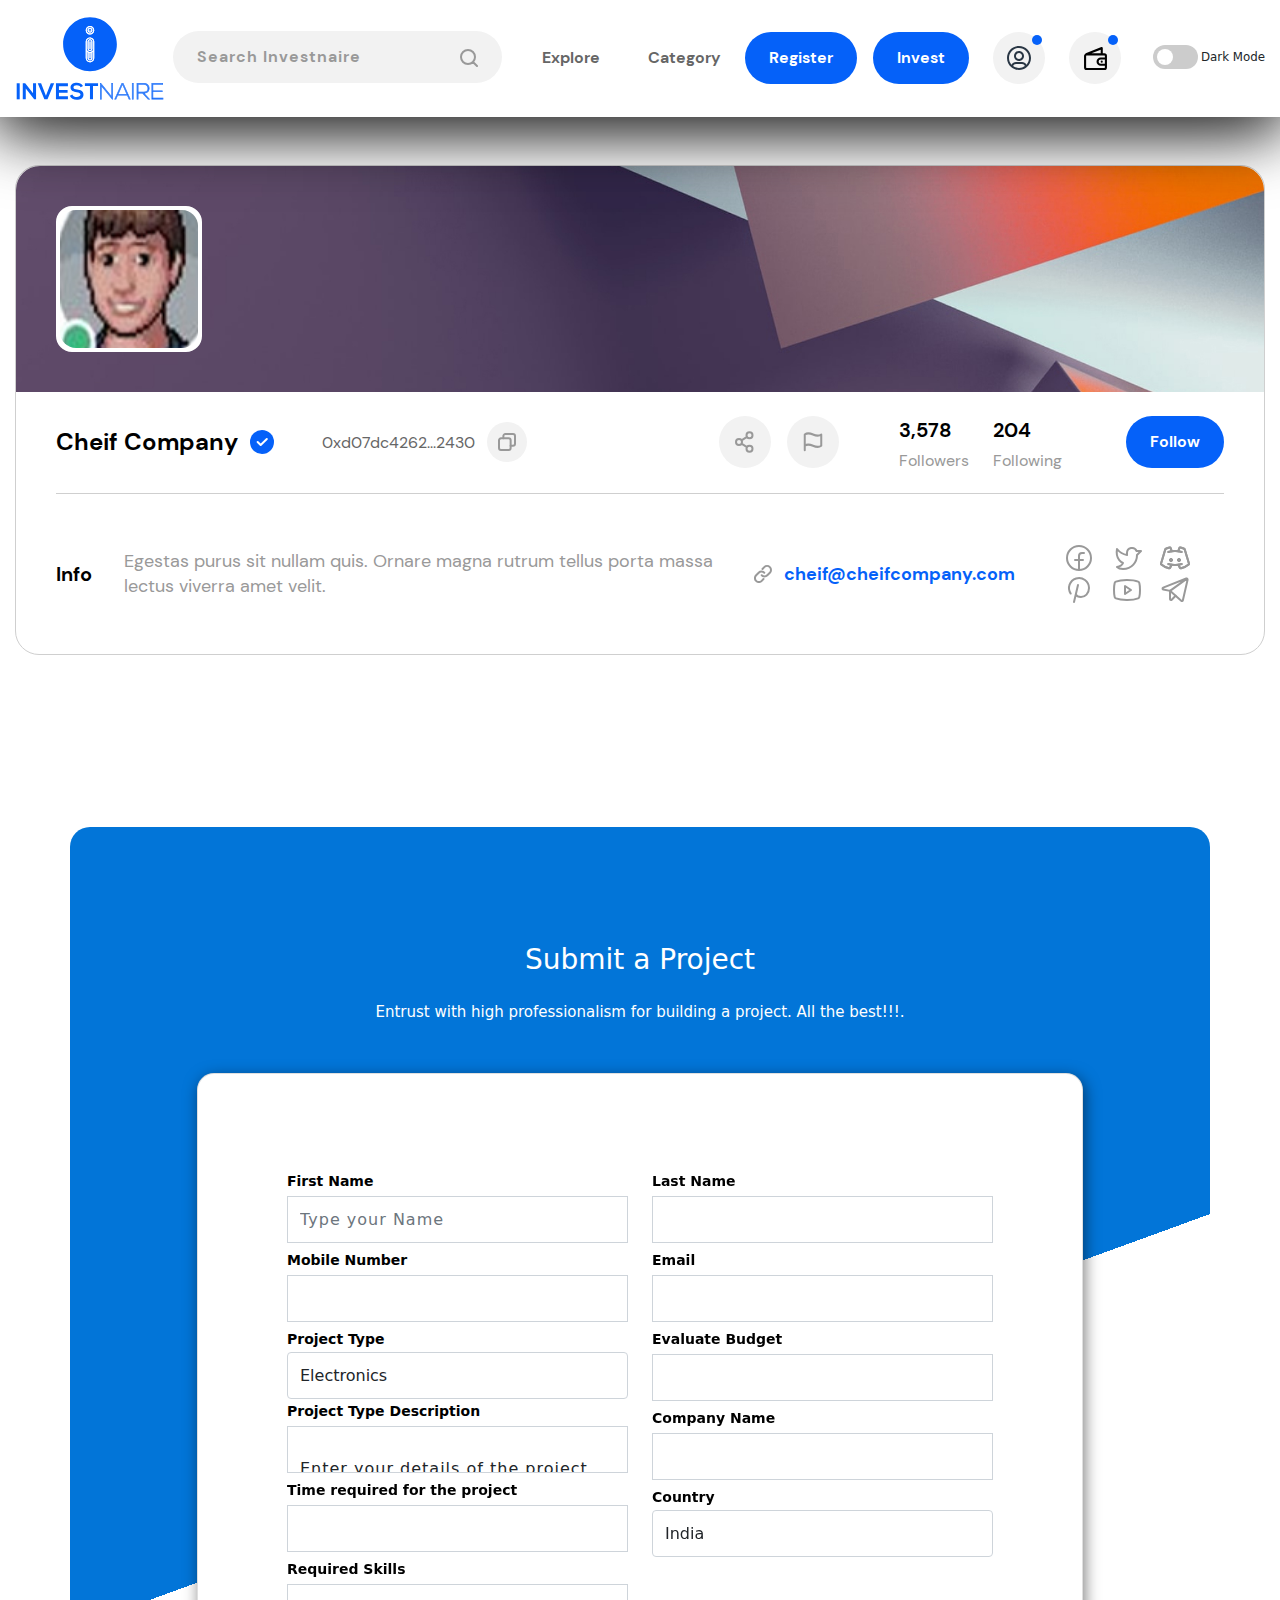
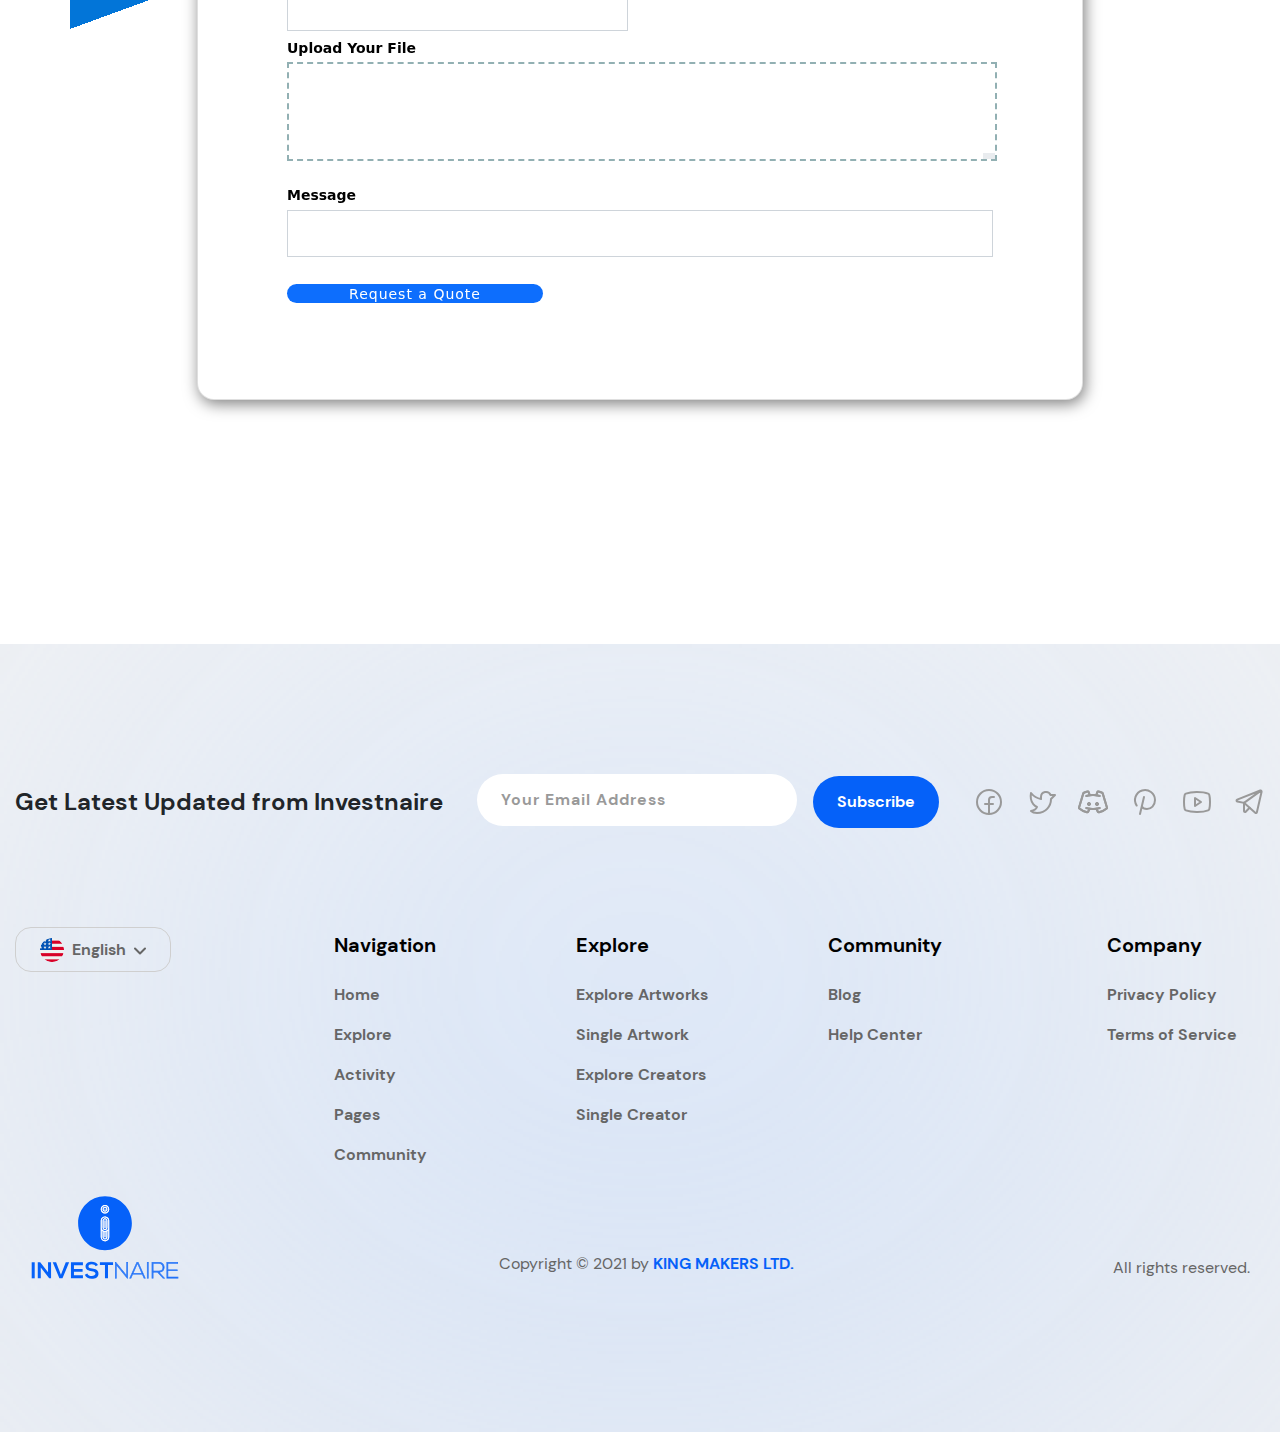
<file: pages/profiles/project_request_form.html>
<!DOCTYPE html>
<html lang="en">
<head>
    <meta charset="UTF-8">
    <meta http-equiv="X-UA-Compatible" content="IE=edge">
    <meta name="viewport" content="width=device-width, initial-scale=1.0">
    <link rel="icon" href="../../assets/img/favicon.png" sizes="16x16">
    <title>Investnaire -  Marketplace </title>
    <link rel="stylesheet" href="../../assets/libs/bootstrap/dist/css/bootstrap.min.css">
    <link rel="stylesheet" href="../../assets/libs/owl.carousel/dist/assets/owl.carousel.min.css">
    <link rel="stylesheet" href="../../assets/libs/owl.carousel/dist/assets/owl.theme.default.min.css">
    <link rel="stylesheet" href="../../assets/libs/progress.js-master/src/progressjs.css">
    <link rel="stylesheet" href="../../assets/fonts/fonts.css">
    <link rel="stylesheet" href="../../assets/css/app.css">
</head>
<body>

    <div class="loader"></div>

    <!--=======================================
            Modal Start Here
    ========================================-->

        <div id="myNav" class="overlay-content-otr">
            <div class="modal-content-custom">
                <div class="overlay-content">
                    <svg class="icon-close" width="18" height="18" fill="none" xmlns="http://www.w3.org/2000/svg"><path d="M17 1L1 17M17 17L1 1" stroke="#CFCFCF" stroke-width="2" stroke-linecap="round" stroke-linejoin="round"/></svg>
                    <div class="logo-otr">
                        <a href="../index.html" class="logo-inr">
                            <img class="logo" src="../../assets/img/brand-logo.png" alt="brand-logo">
                        </a>
                    </div>
                    <div class="input-main">
                        <input class="input" type="text" placeholder="Search Ethoz">
                        <svg class="search-icon" width="18" height="18" fill="none" xmlns="http://www.w3.org/2000/svg"><path d="M8 15A7 7 0 108 1a7 7 0 000 14zM12.95 12.95L17 17" stroke="#999" stroke-width="2" stroke-linecap="round" stroke-linejoin="round"/></svg>
                    </div>
                    <div class="navigation-otr">
                        <ul class="navigation-inr">
                            <li class="nav-li">
                                <a class="nav-a heading-h4 home">Home</a>
                                <ul class="dropdown-otr drop-1">
                                    <li class="dropdown-li">
                                        <a href="../index.html" class="dropdown-a body-mb">Home Layout 1</a>
                                    </li>
                                    <li class="dropdown-li">
                                        <a href="Home-2.html" class="dropdown-a body-mb">Home Layout 2</a>
                                    </li>
                                    <li class="dropdown-li">
                                        <a href="Home-3.html" class="dropdown-a body-mb">Home Layout 3</a>
                                    </li>
                                    <li class="dropdown-li">
                                        <a href="Home-4.html" class="dropdown-a body-mb">Home Layout 4</a>
                                    </li>
                                    <li class="dropdown-li">
                                        <a href="Home-5.html" class="dropdown-a body-mb">Home Layout 5</a>
                                    </li>
                                    <li class="dropdown-li">
                                        <a href="Home-6.html" class="dropdown-a body-mb">Home Layout 6</a>
                                    </li>
                                </ul>
                            </li>
                            <li class="nav-li">
                                <a class="nav-a heading-h4 explore">Explore</a>
                                <ul class="dropdown-otr drop-2">
                                    <li class="dropdown-li">
                                        <a href="Explore-Artworks.html" class="dropdown-a body-mb">Explore Artworks</a>
                                    </li>
                                    <li class="dropdown-li">
                                        <a href="Single-Artwork.html" class="dropdown-a body-mb">Single Artwork</a>
                                    </li>
                                    <li class="dropdown-li">
                                        <a href="Explore-Creators.html" class="dropdown-a body-mb">Explore Creators</a>
                                    </li>
                                    <li class="dropdown-li">
                                        <a href="Single-Creator.html" class="dropdown-a body-mb">Single Creator</a>
                                    </li>
                                </ul>
                            </li>
                            <li class="nav-li">
                                <a href="Activity.html" class="nav-a heading-h4">Activity</a>
                            </li>
                            <li class="nav-li">
                                <a class="nav-a heading-h4 pages">Pages</a>
                                <ul class="dropdown-otr drop-3">
                                    <li class="dropdown-li">
                                        <a href="About.html" class="dropdown-a body-mb">About</a>
                                    </li>
                                    <li class="dropdown-li">
                                        <a href="How-it-Works.html" class="dropdown-a body-mb">How it Works</a>
                                    </li>
                                    <li class="dropdown-li">
                                        <a href="Contact.html" class="dropdown-a body-mb">Contact</a>
                                    </li>
                                    <li class="dropdown-li">
                                        <a href="Login.html" class="dropdown-a body-mb">Login</a>
                                    </li>
                                    <li class="dropdown-li">
                                        <a href="Sign-Up.html" class="dropdown-a body-mb">Sign Up</a>
                                    </li>
                                    <li class="dropdown-li">
                                        <a class="dropdown-a body-mb other-pages">Other Pages</a>
                                        <ul class="other-dropdown-otr drop-4">
                                            <li class="other-dropdown-li">
                                                <a href="404.html" class="other-dropdown-a body-mb">404</a>
                                            </li>
                                            <li class="other-dropdown-li">
                                                <a href="Privacy-Policy.html" class="other-dropdown-a body-mb">Privacy Policy</a>
                                            </li>
                                            <li class="other-dropdown-li">
                                                <a href="Terms-of-Services.html" class="other-dropdown-a body-mb">Terms of Service</a>
                                            </li>
                                            <li class="other-dropdown-li">
                                                <a href="Coming-Soon.html" class="other-dropdown-a body-mb">Coming Soon</a>
                                            </li>
                                        </ul>
                                    </li>
                                </ul>
                            </li>
                            <li class="nav-li">
                                <a class="nav-a heading-h4 community">Community</a>
                                <ul class="dropdown-otr drop-5">
                                    <li class="dropdown-li">
                                        <a href="Blog.html" class="dropdown-a body-mb">Blog</a>
                                    </li>
                                    <li class="dropdown-li">
                                        <a href="Help-Center.html" class="dropdown-a body-mb">Help Center</a>
                                    </li>
                                </ul>
                            </li>
                        </ul>
                    </div>
                    <div class="action-otr">
                        <a href="Create.html" class="btn-fill btn-create">Create</a>
                        <a href="Connect-Wallet.html" class="btn-outline1 btn-wallet">Connect Wallet</a>
                    </div>
                    <ul class="icon-ul">
                        <li class="icon-li">
                            <a href="" class="icon-a">
                                <svg class="icon" width="32" height="32" fill="none" xmlns="http://www.w3.org/2000/svg"><path d="M16 28c6.627 0 12-5.373 12-12S22.627 4 16 4 4 9.373 4 16s5.373 12 12 12z" stroke="#999" stroke-width="2" stroke-linecap="round" stroke-linejoin="round"/><path d="M21 11h-2a3 3 0 00-3 3v14M12 18h8" stroke="#999" stroke-width="2" stroke-linecap="round" stroke-linejoin="round"/></svg>
                            </a>
                        </li>
                        <li class="icon-li">
                            <a href="" class="icon-a">
                                <svg class="icon" width="32" height="32" fill="none" xmlns="http://www.w3.org/2000/svg"><path d="M6 25s5-1 6-4c0 0-8-3-6-14 0 0 4 5 10 6v-2a5 5 0 019.584-2H30l-4 4c0 7-5 14-14 14-4 0-6-2-6-2z" stroke="#999" stroke-width="2" stroke-linecap="round" stroke-linejoin="round"/></svg>
                            </a>
                        </li>
                        <li class="icon-li">
                            <a href="" class="icon-a">
                                <svg class="icon" width="32" height="32" fill="none" xmlns="http://www.w3.org/2000/svg"><path d="M12 19.5a1.5 1.5 0 100-3 1.5 1.5 0 000 3zM20 19.5a1.5 1.5 0 100-3 1.5 1.5 0 000 3z" fill="#999"/><path d="M9.3 10A21.917 21.917 0 0116 9a21.916 21.916 0 016.7 1M22.7 22a21.917 21.917 0 01-6.7 1 21.917 21.917 0 01-6.7-1" stroke="#999" stroke-width="2" stroke-linecap="round" stroke-linejoin="round"/><path d="M19.38 22.761l1.504 3.006a.996.996 0 001.123.526c3.068-.75 5.712-2.057 7.638-3.73a1.007 1.007 0 00.31-1.05L25.706 7.358a1.002 1.002 0 00-.578-.639c-1.2-.491-2.44-.875-3.708-1.148a1.002 1.002 0 00-1.165.66l-.997 2.99M12.62 22.76l-1.504 3.007a.997.997 0 01-1.124.526c-3.067-.75-5.711-2.057-7.637-3.73a1.007 1.007 0 01-.309-1.05L6.293 7.358a1.003 1.003 0 01.578-.64c1.2-.49 2.44-.874 3.708-1.147a1.002 1.002 0 011.165.66l.997 2.99" stroke="#999" stroke-width="2" stroke-linecap="round" stroke-linejoin="round"/><path d="M12 19.5a1.5 1.5 0 100-3 1.5 1.5 0 000 3zM20 19.5a1.5 1.5 0 100-3 1.5 1.5 0 000 3z" fill="#999"/><path d="M9.3 10A21.917 21.917 0 0116 9a21.916 21.916 0 016.7 1M22.7 22a21.917 21.917 0 01-6.7 1 21.917 21.917 0 01-6.7-1" stroke="#999" stroke-width="2" stroke-linecap="round" stroke-linejoin="round"/><path d="M19.38 22.761l1.504 3.006a.996.996 0 001.123.526c3.068-.75 5.712-2.057 7.638-3.73a1.007 1.007 0 00.31-1.05L25.706 7.358a1.002 1.002 0 00-.578-.639c-1.2-.491-2.44-.875-3.708-1.148a1.002 1.002 0 00-1.165.66l-.997 2.99M12.62 22.76l-1.504 3.007a.997.997 0 01-1.124.526c-3.067-.75-5.711-2.057-7.637-3.73a1.007 1.007 0 01-.309-1.05L6.293 7.358a1.003 1.003 0 01.578-.64c1.2-.49 2.44-.874 3.708-1.147a1.002 1.002 0 011.165.66l.997 2.99" stroke="#999" stroke-width="2" stroke-linecap="round" stroke-linejoin="round"/></svg>
                            </a>
                        </li>
                        <li class="icon-li">
                            <a href="" class="icon-a">
                                <svg class="icon" width="32" height="32" fill="none" xmlns="http://www.w3.org/2000/svg"><path d="M15 11l-4 17M7.693 19.57A10 10 0 1126 14c0 5.523-4 9-8 9s-5.204-2.633-5.204-2.633" stroke="#999" stroke-width="2" stroke-linecap="round" stroke-linejoin="round"/></svg>
                            </a>
                        </li>
                        <li class="icon-li">
                            <a href="" class="icon-a">
                                <svg class="icon" width="32" height="32" fill="none" xmlns="http://www.w3.org/2000/svg"><path d="M20 16l-6-4v8l6-4z" stroke="#999" stroke-width="2" stroke-linecap="round" stroke-linejoin="round"/><path d="M3 16c0 3.72.384 5.902.676 7.023a1.99 1.99 0 001.204 1.362C9.065 25.993 16 25.95 16 25.95s6.935.044 11.12-1.564a1.99 1.99 0 001.204-1.362C28.616 21.902 29 19.72 29 16c0-3.72-.384-5.902-.676-7.023a1.99 1.99 0 00-1.205-1.362C22.935 6.007 16 6.05 16 6.05S9.065 6.007 4.88 7.615a1.99 1.99 0 00-1.204 1.362C3.384 10.098 3 12.28 3 16z" stroke="#999" stroke-width="2" stroke-linecap="round" stroke-linejoin="round"/></svg>
                            </a>
                        </li>
                        <li class="icon-li">
                            <a href="" class="icon-a">
                                <svg class="icon" width="32" height="32" fill="none" xmlns="http://www.w3.org/2000/svg"><path d="M11 16.859l11.24 9.89a1 1 0 001.635-.527l4.702-20.516a1 1 0 00-1.34-1.154l-23.07 9.063a1 1 0 00.17 1.911L11 16.86zM11 16.86L28.014 4.57" stroke="#999" stroke-width="2" stroke-linecap="round" stroke-linejoin="round"/><path d="M16.613 21.799l-3.906 3.906A1 1 0 0111 24.998v-8.14" stroke="#999" stroke-width="2" stroke-linecap="round" stroke-linejoin="round"/></svg>
                            </a>
                        </li>
                    </ul>
                    <div class="language-selector">
                        <ul class="language-ul">
                            <li class="language-li">
                                <a class="language-a">
                                    <img class="flag-img" src="../../assets/img/flag-img1.png" alt="flag-img">
                                    <p class="body-sb language">English</p>
                                    <svg class="caret-down" width="12" height="8" fill="none" xmlns="http://www.w3.org/2000/svg"><path d="M11 1.5l-5 5-5-5" stroke="#666" stroke-width="2" stroke-linecap="round" stroke-linejoin="round"/></svg>
                                </a>
                                <ul class="drop-ul">
                                    <li class="drop-li">
                                        <a href="" class="drop-a">
                                            <img class="flag-img" src="../../assets/img/flag-img1.png" alt="flag-img">
                                            <p class="body-sb language">English</p>
                                        </a>
                                    </li>
                                    <li class="drop-li">
                                        <a href="" class="drop-a">
                                            <img class="flag-img" src="../../assets/img/flag-img2.png" alt="flag-img">
                                            <p class="body-sb language">Pakistan</p>
                                        </a>
                                    </li>
                                    <li class="drop-li">
                                        <a href="" class="drop-a">
                                            <img class="flag-img" src="../../assets/img/flag-img3.png" alt="flag-img">
                                            <p class="body-sb language">UAE</p>
                                        </a>
                                    </li>
                                </ul>
                            </li>
                        </ul>
                    </div>
                    <div class="copy-name body-s">
                        Copyright © 2021 by <a href="https://themeforest.net/user/vistothemes" class="name body-sb">VistoThemes.</a> All rights reserved.
                    </div>
                    <div class="privacy-link">
                        <a href="Privacy-Policy.html" class="link body-sb">Privacy Policy</a>
                        <span class="dot">•</span>
                        <a href="Terms-of-Services.html" class="link body-sb">Terms of Service</a>
                    </div>
                </div>
            </div>
        </div>

    <!--=======================================
                Modal End Here
    ========================================-->

    <!--=======================================
                Navbar Start Here
    ========================================-->

        <div class="navbar-main-2 nav-home3">
            <div class="container-fluid">
                <div class="navbar-inr-2">
                    <div class="burger-menu">
                        <div class="burger-icon-otr burger-click">
                            <svg class="burger-icon" width="24" height="24" fill="none" xmlns="http://www.w3.org/2000/svg"><path d="M3.75 12h16.5M4 6h9M11 18h9" stroke="#999" stroke-width="2" stroke-linecap="round" stroke-linejoin="round"/></svg>
                        </div>
                        <a href="../index.html" class="logo-otr">
                            <img class="logo-img" src="../../assets/img/investnaire_logo.svg" alt="brand-logo">
                        </a>
                    </div>
                    <div class="input-main">
                        <input class="input" type="text" placeholder="Search Investnaire">
                        <svg class="search-icon" width="18" height="18" fill="none" xmlns="http://www.w3.org/2000/svg"><path d="M8 15A7 7 0 108 1a7 7 0 000 14zM12.95 12.95L17 17" stroke="#999" stroke-width="2" stroke-linecap="round" stroke-linejoin="round"/></svg>
                    </div>
                    <div class="navigation-otr">
                        <ul class="navigation-inr">
                            <li class="nav-li">
                                <a class="nav-a body-sb">Explore</a>
                                <ul class="dropdown-otr">
                                    <li class="dropdown-li">
                                        <a href="Explore-Artworks.html" class="dropdown-a body-sb">About Us</a>
                                    </li>
                                    <li class="dropdown-li">
                                        <a href="Single-Artwork.html" class="dropdown-a body-sb">How it works</a>
                                    </li>
                                    <li class="dropdown-li">
                                        <a href="Explore-Creators.html" class="dropdown-a body-sb">How to Fundraise</a>
                                    </li>
                                    <li class="dropdown-li">
                                        <a href="Single-Creator.html" class="dropdown-a body-sb">Requset For Fundraise</a>
                                    </li>
                                    <li class="dropdown-li">
                                        <a href="Single-Creator.html" class="dropdown-a body-sb">FAQ</a>
                                    </li>
                                    <li class="dropdown-li">
                                        <a href="Single-Creator.html" class="dropdown-a body-sb">Blog</a>
                                    </li>
                                </ul>
                            </li>
                            <li class="nav-li display">
                                <a class="nav-a body-sb">Category</a>
                                <ul class="dropdown-otr">
                                    <li class="dropdown-li">
                                        <a href="About.html" class="dropdown-a body-sb">Arts</a>
                                    </li>
                                    <li class="dropdown-li">
                                        <a href="How-it-Works.html" class="dropdown-a body-sb">Music</a>
                                    </li>
                                    <li class="dropdown-li">
                                        <a href="Contact.html" class="dropdown-a body-sb">Domain Names</a>
                                    </li>
                                    <li class="dropdown-li">
                                        <a href="Login.html" class="dropdown-a body-sb">Virtual Worlds</a>
                                    </li>
                                    <li class="dropdown-li">
                                        <a href="Sign-Up.html" class="dropdown-a body-sb">Comics and Illustration</a>
                                    </li>
                                    <li class="dropdown-li">
                                        <a href="Sign-Up.html" class="dropdown-a body-sb">Collectibles</a>
                                    </li>
                                    <li class="dropdown-li">
                                        <a href="Sign-Up.html" class="dropdown-a body-sb">Design & Technology</a>
                                    </li>
                                    <li class="dropdown-li">
                                        <a href="Sign-Up.html" class="dropdown-a body-sb">Sports</a>
                                    </li>
                                    <li class="dropdown-li">
                                        <a href="Sign-Up.html" class="dropdown-a body-sb">Food and Craft</a>
                                    </li>                                    
									<li class="dropdown-li">
                                        <a href="Sign-Up.html" class="dropdown-a body-sb">Utility</a>
                                    </li>
                                    <!-- <li class="dropdown-li"> -->
                                        <!-- <a class="dropdown-a body-sb">Other Pages</a> -->
                                        <!-- <ul class="other-dropdown-otr"> -->
                                            <!-- <li class="other-dropdown-li"> -->
                                                <!-- <a href="404.html" class="other-dropdown-a body-sb">404</a> -->
                                            <!-- </li> -->
                                            <!-- <li class="other-dropdown-li"> -->
                                                <!-- <a href="Privacy-Policy.html" class="other-dropdown-a body-sb">Privacy Policy</a> -->
                                            <!-- </li> -->
                                            <!-- <li class="other-dropdown-li"> -->
                                                <!-- <a href="Terms-of-Services.html" class="other-dropdown-a body-sb">Terms of Service</a> -->
                                            <!-- </li> -->
                                            <!-- <li class="other-dropdown-li"> -->
                                                <!-- <a href="Coming-Soon.html" class="other-dropdown-a body-sb">Coming Soon</a> -->
                                            <!-- </li> -->
                                        <!-- </ul> -->
                                    <!-- </li> -->
                                </ul>
                            </li>
                         <!-- <li class="nav-li display"> -->
                                <!-- <a class="nav-a body-sb">Register</a> -->
                                <!-- <ul class="dropdown-otr"> -->
                                    <!-- <li class="dropdown-li"> -->
                                        <!-- <a href="About.html" class="dropdown-a body-sb">About</a> -->
                                    <!-- </li> -->
                                    <!-- <li class="dropdown-li"> -->
                                        <!-- <a href="How-it-Works.html" class="dropdown-a body-sb">How It Works</a> -->
                                    <!-- </li> -->
                                    <!-- <li class="dropdown-li"> -->
                                        <!-- <a href="Contact.html" class="dropdown-a body-sb">Contact</a> -->
                                    <!-- </li> -->
                                    <!-- <li class="dropdown-li"> -->
                                        <!-- <a href="Login.html" class="dropdown-a body-sb">Login</a> -->
                                    <!-- </li> -->
                                    <!-- <li class="dropdown-li"> -->
                                        <!-- <a href="Sign-Up.html" class="dropdown-a body-sb">Sign Up</a> -->
                                    <!-- </li> -->
                                    <!-- <li class="dropdown-li"> -->
                                        <!-- <a class="dropdown-a body-sb">Other Pages</a> -->
                                        <!-- <ul class="other-dropdown-otr"> -->
                                            <!-- <li class="other-dropdown-li"> -->
                                                <!-- <a href="404.html" class="other-dropdown-a body-sb">404</a> -->
                                            <!-- </li> -->
                                            <!-- <li class="other-dropdown-li"> -->
                                                <!-- <a href="Privacy-Policy.html" class="other-dropdown-a body-sb">Privacy Policy</a> -->
                                            <!-- </li> -->
                                            <!-- <li class="other-dropdown-li"> -->
                                                <!-- <a href="Terms-of-Services.html" class="other-dropdown-a body-sb">Terms of Service</a> -->
                                            <!-- </li> -->
                                            <!-- <li class="other-dropdown-li"> -->
                                                <!-- <a href="Coming-Soon.html" class="other-dropdown-a body-sb">Coming Soon</a> -->
                                            <!-- </li> -->
                                        <!-- </ul> -->
                                    <!-- </li> -->
                                <!-- </ul> -->
                            <!-- </li> -->

                            <!-- <!-- <li class="dots"> -->
                                <!-- <a class="dot-a body-sb click-open1"> -->
                                    <!-- <svg class="dot-icon" width="20" height="4" fill="none" xmlns="http://www.w3.org/2000/svg"><circle cx="2" cy="2" r="2" fill="#666"/><circle cx="10" cy="2" r="2" fill="#666"/><circle cx="18" cy="2" r="2" fill="#666"/></svg> -->
                                <!-- </a> -->
                                <!-- <ul class="dropdown-dot click-event1"> -->
                                    <!-- <li class="dropdown-li"> -->
                                        <!-- <a href="About.html" class="dropdown-a body-sb">About</a> -->
                                    <!-- </li> -->
                                    <!-- <li class="dropdown-li"> -->
                                        <!-- <a href="Contact.html" class="dropdown-a body-sb">Contact</a> -->
                                    <!-- </li> -->
                                    <!-- <li class="dropdown-li"> -->
                                        <!-- <a href="Login.html" class="dropdown-a body-sb">Login</a> -->
                                    <!-- </li> -->
                                    <!-- <li class="dropdown-li"> -->
                                        <!-- <a href="Sign-Up.html" class="dropdown-a body-sb">Sign Up</a> -->
                                    <!-- </li> -->
                                    <!-- <li class="dropdown-li"> -->
                                        <!-- <a href="404.html" class="dropdown-a body-sb">404</a> -->
                                    <!-- </li> -->
                                    <!-- <li class="dropdown-li"> -->
                                        <!-- <a href="Privacy-Policy.html" class="dropdown-a body-sb">Privacy Policy</a> -->
                                    <!-- </li> -->
                                    <!-- <li class="dropdown-li"> -->
                                        <!-- <a href="Terms-of-Services.html" class="dropdown-a body-sb">Terms of Service</a> -->
                                    <!-- </li> -->
                                    <!-- <li class="dropdown-li"> -->
                                        <!-- <a href="Coming-Soon.html" class="dropdown-a body-sb">Coming Soon</a> -->
                                    <!-- </li> -->
                                    <!-- <li class="dropdown-li"> -->
                                        <!-- <a href="Blog.html" class="dropdown-a body-sb">Blog</a> -->
                                    <!-- </li> -->
                                    <!-- <li class="dropdown-li"> -->
                                        <!-- <a href="Blog-Detail.html" class="dropdown-a body-sb">Blog Details</a> -->
                                    <!-- </li> -->
                                    <!-- <li class="dropdown-li"> -->
                                        <!-- <a href="How-it-Works.html" class="dropdown-a body-sb">How it Works</a> -->
                                    <!-- </li> -->
                                    <!-- <li class="dropdown-li"> -->
                                        <!-- <a href="Help-Center.html" class="dropdown-a body-sb">Help Center</a> -->
                                    <!-- </li> -->
                                    <!-- <li class="dropdown-li"> -->
                                        <!-- <a href="Article-Detail.html" class="dropdown-a body-sb">Article Details</a> -->
                                    <!-- </li> -->
                                <!-- </ul> -->
                            <!-- </li> -->
                         </ul> 
                    </div>
                    <div class="action-otr">
						<a href="Create.html" class="btn-fill btn-create">Register</a>
                        <a href="Create.html" class="btn-fill btn-create">Invest</a>
                        <div class="bell-icon-otr">
                            <a class="icon-inr click-open2">
                                <span class="circle"></span>
                                <svg width="24" height="24" viewBox="0 0 24 24" fill="none" xmlns="http://www.w3.org/2000/svg"> <path fill-rule="evenodd" clip-rule="evenodd" d="M12 2C6.47715 2 2 6.47715 2 12C2 14.5714 2.96975 16.9158 4.5656 18.6883C5.40015 17.0904 7.07231 16 9 16H15C16.9277 16 18.5998 17.0904 19.4344 18.6883C21.0302 16.9158 22 14.5714 22 12C22 6.47715 17.5228 2 12 2ZM17.8634 20.1016C17.4819 18.8839 16.3436 18 15 18H9C7.65642 18 6.51814 18.8839 6.13659 20.1016C7.78397 21.2962 9.80868 22 12 22C14.1913 22 16.216 21.2962 17.8634 20.1016ZM0 12C0 5.37258 5.37258 0 12 0C18.6274 0 24 5.37258 24 12C24 15.7419 22.2862 19.0843 19.6044 21.2834C17.5346 22.9806 14.885 24 12 24C9.11498 24 6.46536 22.9806 4.39561 21.2834C1.71384 19.0843 0 15.7419 0 12ZM12 7C10.329 7 8.98201 8.34737 8.98201 10C8.98201 11.6526 10.329 13 12 13C13.671 13 15.018 11.6526 15.018 10C15.018 8.34737 13.671 7 12 7ZM6.98201 10C6.98201 7.23435 9.23287 5 12 5C14.7671 5 17.018 7.23435 17.018 10C17.018 12.7656 14.7671 15 12 15C9.23287 15 6.98201 12.7657 6.98201 10Z" fill="#293644"/></svg>
                            </a>
                            <div class="icon-hover click-event2">
							  <div class="logmod__wrapper">
								<span class="logmod__close">Close</span>
								<div class="logmod__container">
								  <ul class="logmod__tabs">
									<li data-tabtar="lgm-2"><a href="#">Login</a></li>
									<li data-tabtar="lgm-1"><a href="#">Sign Up</a></li>
								  </ul>
								  <div class="logmod__tab-wrapper">
								  <div class="logmod__tab lgm-1">
									<div class="logmod__heading">
									  <span class="logmod__heading-subtitle">Enter your personal details <strong>to create an acount</strong></span>
									</div>
									<div class="logmod__form">
									  <form accept-charset="utf-8" action="#" class="simform">
										<div class="sminputs">
										  <div class="input full">
											<label class="string optional" for="user-name">Email*</label>
											<input class="string optional" maxlength="255" id="user-email" placeholder="Email" type="email" size="50" />
										  </div>
										</div>
										<div class="sminputs">
										  <div class="input string optional">
											<label class="string optional" for="user-pw">Password *</label>
											<input class="string optional" maxlength="255" id="user-pw" placeholder="Password" type="text" size="50" />
										  </div>
										  <div class="input string optional">
											<label class="string optional" for="user-pw-repeat">Repeat password *</label>
											<input class="string optional" maxlength="255" id="user-pw-repeat" placeholder="Repeat password" type="text" size="50" />
										  </div>
										</div>
										<div class="simform__actions">
										  <input class="sumbit" name="commit" type="sumbit" value="Create Account" />
										  <span class="simform__actions-sidetext">By creating an account you agree to our <a class="special" href="#" target="_blank" role="link">Terms & Privacy</a></span>
										</div> 
									  </form>
									</div> 
									<div class="logmod__alter">
									  <div class="logmod__alter-container">
										<a href="#" class="connect facebook">
										  <div class="connect__icon">
											<i class="fa fa-facebook"></i>
										  </div>
										  <div class="connect__context">
											<span>Create an account with <strong>Facebook</strong></span>
										  </div>
										</a>
										  
										<a href="#" class="connect googleplus">
										  <div class="connect__icon">
											<i class="fa fa-google-plus"></i>
										  </div>
										  <div class="connect__context">
											<span>Create an account with <strong>Google+</strong></span>
										  </div>
										</a>
									  </div>
									</div>
								  </div>
								  <div class="logmod__tab lgm-2">
									<div class="logmod__heading">
									  <span class="logmod__heading-subtitle">Enter your email and password <strong>to sign in</strong></span>
									</div> 
									<div class="logmod__form">
									  <form accept-charset="utf-8" action="#" class="simform">
										<div class="sminputs">
										  <div class="input full">
											<label class="string optional" for="user-name">Email*</label>
											<input class="string optional" maxlength="255" id="user-email" placeholder="Email" type="email" size="50" />
										  </div>
										</div>
										<div class="sminputs">
										  <div class="input full">
											<label class="string optional" for="user-pw">Password *</label>
											<input class="string optional" maxlength="255" id="user-pw" placeholder="Password" type="password" size="50" />
																	<span class="hide-password">Show</span>
										  </div>
										</div>
										<div class="simform__actions">
										  <input class="sumbit" name="commit" type="sumbit" value="Log In" />
										  <span class="simform__actions-sidetext"><a class="special" role="link" href="#">Forgot your password?<br>Click here</a></span>
										</div> 
									  </form>
									</div> 
									<div class="logmod__alter">
									  <div class="logmod__alter-container">
										<a href="#" class="connect facebook">
										  <div class="connect__icon">
											<i class="fa fa-facebook"></i>
										  </div>
										  <div class="connect__context">
											<span>Sign in with <strong>Facebook</strong></span>
										  </div>
										</a>
										<a href="#" class="connect googleplus">
										  <div class="connect__icon">
											<i class="fa fa-google-plus"></i>
										  </div>
										  <div class="connect__context">
											<span>Sign in with <strong>Google+</strong></span>
										  </div>
										</a>
									  </div>
									</div>
									  </div>
								  </div>
								</div>
							  </div>
							</div



                            </div>
                        </div>
                        <div class="profile-otr">
                            <a class="icon-inr click-open2">
                                <span class="circle"></span>
                                <svg id="Layer_1" data-name="Layer 1" xmlns="http://www.w3.org/2000/svg" viewBox="0 0 24 24" width="25" height="25"><title>Artboard 16</title><path d="M20.53,7H19V2a1,1,0,0,0-.44-.83,1,1,0,0,0-.93-.1l-15,6a1.16,1.16,0,0,0-.36.25A2.49,2.49,0,0,0,1,9.47V20.53A2.48,2.48,0,0,0,3.47,23H20.53A2.48,2.48,0,0,0,23,20.53V9.47A2.48,2.48,0,0,0,20.53,7ZM17,7H8.19L17,3.48Zm4,10H17a2,2,0,0,1,0-4h4Zm-4-6a4,4,0,0,0,0,8h4v1.53a.47.47,0,0,1-.47.47H3.47A.47.47,0,0,1,3,20.53V9.47A.47.47,0,0,1,3.47,9H20.53a.47.47,0,0,1,.47.47V11Z"/><circle cx="18" cy="15" r="1"/></svg>
                            </a>
                            <div class="icon-hover-2 click-event3">
                                <h5 class="heading heading-h5">The Lucky Being</h5>
                                <div class="copy-icon-otr">
                                    <p class="desc body-s">0xd07dc4262bcdb...2430</p>
                                    <svg class="copy-icon" width="18" height="18" fill="none" xmlns="http://www.w3.org/2000/svg"><path d="M12.636 12.636H15a2 2 0 002-2V3a2 2 0 00-2-2H7.364a2 2 0 00-2 2v2.364" stroke="#CFCFCF" stroke-width="2" stroke-linecap="round" stroke-linejoin="round"/><path d="M10.636 5.364H3a2 2 0 00-2 2V15a2 2 0 002 2h7.636a2 2 0 002-2V7.364a2 2 0 00-2-2z" stroke="#CFCFCF" stroke-width="2" stroke-linecap="round" stroke-linejoin="round"/></svg>
                                </div>
                                <div class="box-otr">
                                    <div class="img-otr">
                                        <img class="img-eht" src="../../assets/img/ethereum.png" alt="img">
                                    </div>
                                    <div class="price-otr">
                                        <p class="desc body-s">Current Balance</p>
                                        <h5 class="heading heading-h5">3.067 ETH</h5>
                                    </div>
                                </div>
                                <ul class="link-profile-otr">
                                    <li class="link-profile-inr">
                                        <span class="circle-hover"></span>
                                        <a href="" class="profile body-sb">My Profile</a>
                                    </li>
                                    <li class="link-profile-inr">
                                        <span class="circle-hover"></span>
                                        <a href="" class="profile body-sb">My Items</a>
                                    </li>
                                    <li class="link-profile-inr">
                                        <span class="circle-hover"></span>
                                        <a href="" class="profile body-sb">Manage Funds</a>
                                    </li>
                                    <li class="link-profile-inr">
                                        <span class="circle-hover"></span>
                                        <a href="" class="profile body-sb">Disconnect</a>
                                    </li>
                                </ul>
                            </div>
                        </div>
					
					
					<!-- Dark and Light Toggle Mode-->	
					<div class="theme-switch-wrapper">
						<label class="theme-switch" for="checkbox">
							<input type="checkbox" id="checkbox">
							<div class="slider round"></div>
					  </label>
					  <div class="description">Dark Mode</div>
					</div>
					
					
					<!-- Dark and Light Toggle Mode-->	
						
						
                    </div>
                </div>
            </div>
        </div>

    <!--=======================================
                Navbar End Here
    ========================================-->

    <!--=======================================
            User profile Start Here
    ========================================-->

        <div class="user-profile-otr">
            <div class="container-fluid">
                <div class="wrapper">
                    <div class="user-img">
                        <div class="creator-img-otr">
                            <img class="creator-img" src="../../assets/img/single-creator-profile.jpg" alt="creator-img">
                        </div>
                    </div>
                    <div class="another-user">
                        <div class="another-user-top">
                            <div class="another-user-left">
                                <div class="user-main">
                                    <h3 class="user-head heading-h4">Cheif Company</h3>
                                    <div class="check-otr">
                                        <svg class="check-icon" width="14" height="14" fill="none" xmlns="http://www.w3.org/2000/svg"><path d="M11.813 3.938l-6.126 6.124L2.626 7" stroke="#fff" stroke-width="2" stroke-linecap="round" stroke-linejoin="round"/></svg>
                                    </div>
                                </div>
                                <a href="" class="address-main">
                                    <p class="address body-s">0xd07dc4262...2430</p>
                                    <div class="copy-icon-otr">
                                        <svg class="copy-icon" width="18" height="18" fill="none" xmlns="http://www.w3.org/2000/svg"><path d="M12.636 12.636H15a2 2 0 002-2V3a2 2 0 00-2-2H7.364a2 2 0 00-2 2v2.364" stroke="#CFCFCF" stroke-width="2" stroke-linecap="round" stroke-linejoin="round"/><path d="M10.636 5.364H3a2 2 0 00-2 2V15a2 2 0 002 2h7.636a2 2 0 002-2V7.364a2 2 0 00-2-2z" stroke="#CFCFCF" stroke-width="2" stroke-linecap="round" stroke-linejoin="round"/></svg>
                                    </div>
                                </a>
                            </div>
                            <div class="another-user-right">
                                <div class="icons-main">
                                    <div class="icon-otr icon-div">
                                        <svg class="icon" width="24" height="24" fill="none" xmlns="http://www.w3.org/2000/svg"><path d="M6 15a3 3 0 100-6 3 3 0 000 6zM16.5 21.75a3 3 0 100-6 3 3 0 000 6zM16.5 8.25a3 3 0 100-6 3 3 0 000 6zM13.976 6.872l-5.453 3.506M8.523 13.622l5.454 3.506" stroke="#999" stroke-width="2" stroke-linecap="round" stroke-linejoin="round"/></svg>
                                        <div class="share-hover">
                                            <h5 class="heading heading-h5">Share the Link</h5>
                                            <ul class="icon-ul">
                                                <li class="icon-li">
                                                    <a href="" class="icon-a">
                                                        <svg class="icon" width="32" height="32" fill="none" xmlns="http://www.w3.org/2000/svg"><path d="M16 28c6.627 0 12-5.373 12-12S22.627 4 16 4 4 9.373 4 16s5.373 12 12 12z" stroke="#999" stroke-width="2" stroke-linecap="round" stroke-linejoin="round"/><path d="M21 11h-2a3 3 0 00-3 3v14M12 18h8" stroke="#999" stroke-width="2" stroke-linecap="round" stroke-linejoin="round"/></svg>
                                                    </a>
                                                </li>
                                                <li class="icon-li">
                                                    <a href="" class="icon-a">
                                                        <svg class="icon" width="32" height="32" fill="none" xmlns="http://www.w3.org/2000/svg"><path d="M6 25s5-1 6-4c0 0-8-3-6-14 0 0 4 5 10 6v-2a5 5 0 019.584-2H30l-4 4c0 7-5 14-14 14-4 0-6-2-6-2z" stroke="#999" stroke-width="2" stroke-linecap="round" stroke-linejoin="round"/></svg>
                                                    </a>
                                                </li>
                                                <li class="icon-li">
                                                    <a href="" class="icon-a">
                                                        <svg class="icon" width="32" height="32" fill="none" xmlns="http://www.w3.org/2000/svg"><path d="M12 19.5a1.5 1.5 0 100-3 1.5 1.5 0 000 3zM20 19.5a1.5 1.5 0 100-3 1.5 1.5 0 000 3z" fill="#999"/><path d="M9.3 10A21.917 21.917 0 0116 9a21.916 21.916 0 016.7 1M22.7 22a21.917 21.917 0 01-6.7 1 21.917 21.917 0 01-6.7-1" stroke="#999" stroke-width="2" stroke-linecap="round" stroke-linejoin="round"/><path d="M19.38 22.761l1.504 3.006a.996.996 0 001.123.526c3.068-.75 5.712-2.057 7.638-3.73a1.007 1.007 0 00.31-1.05L25.706 7.358a1.002 1.002 0 00-.578-.639c-1.2-.491-2.44-.875-3.708-1.148a1.002 1.002 0 00-1.165.66l-.997 2.99M12.62 22.76l-1.504 3.007a.997.997 0 01-1.124.526c-3.067-.75-5.711-2.057-7.637-3.73a1.007 1.007 0 01-.309-1.05L6.293 7.358a1.003 1.003 0 01.578-.64c1.2-.49 2.44-.874 3.708-1.147a1.002 1.002 0 011.165.66l.997 2.99" stroke="#999" stroke-width="2" stroke-linecap="round" stroke-linejoin="round"/><path d="M12 19.5a1.5 1.5 0 100-3 1.5 1.5 0 000 3zM20 19.5a1.5 1.5 0 100-3 1.5 1.5 0 000 3z" fill="#999"/><path d="M9.3 10A21.917 21.917 0 0116 9a21.916 21.916 0 016.7 1M22.7 22a21.917 21.917 0 01-6.7 1 21.917 21.917 0 01-6.7-1" stroke="#999" stroke-width="2" stroke-linecap="round" stroke-linejoin="round"/><path d="M19.38 22.761l1.504 3.006a.996.996 0 001.123.526c3.068-.75 5.712-2.057 7.638-3.73a1.007 1.007 0 00.31-1.05L25.706 7.358a1.002 1.002 0 00-.578-.639c-1.2-.491-2.44-.875-3.708-1.148a1.002 1.002 0 00-1.165.66l-.997 2.99M12.62 22.76l-1.504 3.007a.997.997 0 01-1.124.526c-3.067-.75-5.711-2.057-7.637-3.73a1.007 1.007 0 01-.309-1.05L6.293 7.358a1.003 1.003 0 01.578-.64c1.2-.49 2.44-.874 3.708-1.147a1.002 1.002 0 011.165.66l.997 2.99" stroke="#999" stroke-width="2" stroke-linecap="round" stroke-linejoin="round"/></svg>
                                                    </a>
                                                </li>
                                                <li class="icon-li">
                                                    <a href="" class="icon-a">
                                                        <svg class="icon" width="32" height="32" fill="none" xmlns="http://www.w3.org/2000/svg"><path d="M15 11l-4 17M7.693 19.57A10 10 0 1126 14c0 5.523-4 9-8 9s-5.204-2.633-5.204-2.633" stroke="#999" stroke-width="2" stroke-linecap="round" stroke-linejoin="round"/></svg>
                                                    </a>
                                                </li>
                                                <li class="icon-li">
                                                    <a href="" class="icon-a">
                                                        <svg class="icon" width="32" height="32" fill="none" xmlns="http://www.w3.org/2000/svg"><path d="M20 16l-6-4v8l6-4z" stroke="#999" stroke-width="2" stroke-linecap="round" stroke-linejoin="round"/><path d="M3 16c0 3.72.384 5.902.676 7.023a1.99 1.99 0 001.204 1.362C9.065 25.993 16 25.95 16 25.95s6.935.044 11.12-1.564a1.99 1.99 0 001.204-1.362C28.616 21.902 29 19.72 29 16c0-3.72-.384-5.902-.676-7.023a1.99 1.99 0 00-1.205-1.362C22.935 6.007 16 6.05 16 6.05S9.065 6.007 4.88 7.615a1.99 1.99 0 00-1.204 1.362C3.384 10.098 3 12.28 3 16z" stroke="#999" stroke-width="2" stroke-linecap="round" stroke-linejoin="round"/></svg>
                                                    </a>
                                                </li>
                                                <li class="icon-li">
                                                    <a href="" class="icon-a">
                                                        <svg class="icon" width="32" height="32" fill="none" xmlns="http://www.w3.org/2000/svg"><path d="M11 16.859l11.24 9.89a1 1 0 001.635-.527l4.702-20.516a1 1 0 00-1.34-1.154l-23.07 9.063a1 1 0 00.17 1.911L11 16.86zM11 16.86L28.014 4.57" stroke="#999" stroke-width="2" stroke-linecap="round" stroke-linejoin="round"/><path d="M16.613 21.799l-3.906 3.906A1 1 0 0111 24.998v-8.14" stroke="#999" stroke-width="2" stroke-linecap="round" stroke-linejoin="round"/></svg>
                                                    </a>
                                                </li>
                                            </ul>
                                        </div>
                                    </div>
                                    <div class="icon-flag">
                                        <svg class="flag" width="24" height="24" fill="none" xmlns="http://www.w3.org/2000/svg"><path d="M3.75 20.25V4.5M3.75 15.75c6-4.5 10.5 4.5 16.5 0V4.5c-6 4.5-10.5-4.5-16.5 0" stroke="#999" stroke-width="2" stroke-linecap="round" stroke-linejoin="round"/></svg>
                                    </div>
                                </div>
                                <div class="follower-main">
                                    <div class="follow-inr" data-bs-toggle="modal" data-bs-target="#staticBackdrop">
                                        <h5 class="num heading-h5">3,578</h5>
                                        <p class="body-s follow">Followers</p>
                                    </div>
                                    <div class="modal fade" id="staticBackdrop" data-bs-backdrop="static" data-bs-keyboard="false" tabindex="-1" aria-hidden="true">
                                        <div class="modal-dialog modal-dialog-centered modal-dialog-scrollable">
                                            <div class="modal-content">
                                                <h4 class="heading heading-h4">Followers</h4>
                                                <div class="create-inr box1">
                                                    <div class="profile-otr">
                                                        <div class="create-img">
                                                            <a href="">
                                                                <img class="img-create" src="../../assets/img/cover-img17.jpg" alt="create-img">
                                                            </a>
                                                            <div class="check-otr">
                                                                <svg class="check-icon" width="10" height="10" fill="none" xmlns="http://www.w3.org/2000/svg"><path d="M8.438 2.813L4.061 7.188 1.876 5" stroke="#fff" stroke-width="2" stroke-linecap="round" stroke-linejoin="round"/></svg>
                                                            </div>
                                                        </div>
                                                        <div class="create-content">
                                                            <p class="body-sb create-pb">Wow Creates</p>
                                                            <p class="body-s create-p">0.556 ETH</p>
                                                        </div>
                                                    </div>
                                                    <div class="follow-otr">
                                                        <a href="" class="btn-fill btn-follow">Follow</a>
                                                    </div>
                                                </div>
                                                <div class="create-inr box2">
                                                    <div class="profile-otr">
                                                        <div class="create-img">
                                                            <a href="">
                                                                <img class="img-create" src="../../assets/img/cover-img16.jpg" alt="create-img">
                                                            </a>
                                                            <div class="check-otr">
                                                                <svg class="check-icon" width="10" height="10" fill="none" xmlns="http://www.w3.org/2000/svg"><path d="M8.438 2.813L4.061 7.188 1.876 5" stroke="#fff" stroke-width="2" stroke-linecap="round" stroke-linejoin="round"/></svg>
                                                            </div>
                                                        </div>
                                                        <div class="create-content">
                                                            <p class="body-sb create-pb">Wow Creates</p>
                                                            <p class="body-s create-p">0.556 ETH</p>
                                                        </div>
                                                    </div>
                                                    <div class="follow-otr">
                                                        <a href="" class="btn-fill btn-follow">Follow</a>
                                                    </div>
                                                </div>
                                                <div class="create-inr box3">
                                                    <div class="profile-otr">
                                                        <div class="create-img">
                                                            <a href="">
                                                                <img class="img-create" src="../../assets/img/cover-img3.jpg" alt="create-img">
                                                            </a>
                                                            <div class="check-otr">
                                                                <svg class="check-icon" width="10" height="10" fill="none" xmlns="http://www.w3.org/2000/svg"><path d="M8.438 2.813L4.061 7.188 1.876 5" stroke="#fff" stroke-width="2" stroke-linecap="round" stroke-linejoin="round"/></svg>
                                                            </div>
                                                        </div>
                                                        <div class="create-content">
                                                            <p class="body-sb create-pb">Wow Creates</p>
                                                            <p class="body-s create-p">0.556 ETH</p>
                                                        </div>
                                                    </div>
                                                    <div class="follow-otr">
                                                        <a href="" class="btn-fill btn-follow">Follow</a>
                                                    </div>
                                                </div>
                                                <div class="create-inr box4">
                                                    <div class="profile-otr">
                                                        <div class="create-img">
                                                            <a href="">
                                                                <img class="img-create" src="../../assets/img/cover-img6.jpg" alt="create-img">
                                                            </a>
                                                            <div class="check-otr">
                                                                <svg class="check-icon" width="10" height="10" fill="none" xmlns="http://www.w3.org/2000/svg"><path d="M8.438 2.813L4.061 7.188 1.876 5" stroke="#fff" stroke-width="2" stroke-linecap="round" stroke-linejoin="round"/></svg>
                                                            </div>
                                                        </div>
                                                        <div class="create-content">
                                                            <p class="body-sb create-pb">Wow Creates</p>
                                                            <p class="body-s create-p">0.556 ETH</p>
                                                        </div>
                                                    </div>
                                                    <div class="follow-otr">
                                                        <a href="" class="btn-fill btn-follow">Follow</a>
                                                    </div>
                                                </div>
                                                <div class="create-inr box5">
                                                    <div class="profile-otr">
                                                        <div class="create-img">
                                                            <a href="">
                                                                <img class="img-create" src="../../assets/img/cover-img9.jpg" alt="create-img">
                                                            </a>
                                                            <div class="check-otr">
                                                                <svg class="check-icon" width="10" height="10" fill="none" xmlns="http://www.w3.org/2000/svg"><path d="M8.438 2.813L4.061 7.188 1.876 5" stroke="#fff" stroke-width="2" stroke-linecap="round" stroke-linejoin="round"/></svg>
                                                            </div>
                                                        </div>
                                                        <div class="create-content">
                                                            <p class="body-sb create-pb">Wow Creates</p>
                                                            <p class="body-s create-p">0.556 ETH</p>
                                                        </div>
                                                    </div>
                                                    <div class="follow-otr">
                                                        <a href="" class="btn-fill btn-follow">Follow</a>
                                                    </div>
                                                </div>
                                                <div class="create-inr box6">
                                                    <div class="profile-otr">
                                                        <div class="create-img">
                                                            <a href="">
                                                                <img class="img-create" src="../../assets/img/cover-img14.jpg" alt="create-img">
                                                            </a>
                                                            <div class="check-otr">
                                                                <svg class="check-icon" width="10" height="10" fill="none" xmlns="http://www.w3.org/2000/svg"><path d="M8.438 2.813L4.061 7.188 1.876 5" stroke="#fff" stroke-width="2" stroke-linecap="round" stroke-linejoin="round"/></svg>
                                                            </div>
                                                        </div>
                                                        <div class="create-content">
                                                            <p class="body-sb create-pb">Wow Creates</p>
                                                            <p class="body-s create-p">0.556 ETH</p>
                                                        </div>
                                                    </div>
                                                    <div class="follow-otr">
                                                        <a href="" class="btn-fill btn-follow">Follow</a>
                                                    </div>
                                                </div>
                                                <div class="create-inr box7">
                                                    <div class="profile-otr">
                                                        <div class="create-img">
                                                            <a href="">
                                                                <img class="img-create" src="../../assets/img/cover-img15.jpg" alt="create-img">
                                                            </a>
                                                            <div class="check-otr">
                                                                <svg class="check-icon" width="10" height="10" fill="none" xmlns="http://www.w3.org/2000/svg"><path d="M8.438 2.813L4.061 7.188 1.876 5" stroke="#fff" stroke-width="2" stroke-linecap="round" stroke-linejoin="round"/></svg>
                                                            </div>
                                                        </div>
                                                        <div class="create-content">
                                                            <p class="body-sb create-pb">Wow Creates</p>
                                                            <p class="body-s create-p">0.556 ETH</p>
                                                        </div>
                                                    </div>
                                                    <div class="follow-otr">
                                                        <a href="" class="btn-fill btn-follow">Follow</a>
                                                    </div>
                                                </div>
                                                <div class="create-inr box8">
                                                    <div class="profile-otr">
                                                        <div class="create-img">
                                                            <a href="">
                                                                <img class="img-create" src="../../assets/img/cover-img17.jpg" alt="create-img">
                                                            </a>
                                                            <div class="check-otr">
                                                                <svg class="check-icon" width="10" height="10" fill="none" xmlns="http://www.w3.org/2000/svg"><path d="M8.438 2.813L4.061 7.188 1.876 5" stroke="#fff" stroke-width="2" stroke-linecap="round" stroke-linejoin="round"/></svg>
                                                            </div>
                                                        </div>
                                                        <div class="create-content">
                                                            <p class="body-sb create-pb">Wow Creates</p>
                                                            <p class="body-s create-p">0.556 ETH</p>
                                                        </div>
                                                    </div>
                                                    <div class="follow-otr">
                                                        <a href="" class="btn-fill btn-follow">Follow</a>
                                                    </div>
                                                </div>
                                                <div class="create-inr box9">
                                                    <div class="profile-otr">
                                                        <div class="create-img">
                                                            <a href="">
                                                                <img class="img-create" src="../../assets/img/cover-img3.jpg" alt="create-img">
                                                            </a>
                                                            <div class="check-otr">
                                                                <svg class="check-icon" width="10" height="10" fill="none" xmlns="http://www.w3.org/2000/svg"><path d="M8.438 2.813L4.061 7.188 1.876 5" stroke="#fff" stroke-width="2" stroke-linecap="round" stroke-linejoin="round"/></svg>
                                                            </div>
                                                        </div>
                                                        <div class="create-content">
                                                            <p class="body-sb create-pb">Wow Creates</p>
                                                            <p class="body-s create-p">0.556 ETH</p>
                                                        </div>
                                                    </div>
                                                    <div class="follow-otr">
                                                        <a href="" class="btn-fill btn-follow">Follow</a>
                                                    </div>
                                                </div>
                                                <div class="create-inr box10">
                                                    <div class="profile-otr">
                                                        <div class="create-img">
                                                            <a href="">
                                                                <img class="img-create" src="../../assets/img/cover-img5.jpg" alt="create-img">
                                                            </a>
                                                            <div class="check-otr">
                                                                <svg class="check-icon" width="10" height="10" fill="none" xmlns="http://www.w3.org/2000/svg"><path d="M8.438 2.813L4.061 7.188 1.876 5" stroke="#fff" stroke-width="2" stroke-linecap="round" stroke-linejoin="round"/></svg>
                                                            </div>
                                                        </div>
                                                        <div class="create-content">
                                                            <p class="body-sb create-pb">Wow Creates</p>
                                                            <p class="body-s create-p">0.556 ETH</p>
                                                        </div>
                                                    </div>
                                                    <div class="follow-otr">
                                                        <a href="" class="btn-fill btn-follow">Follow</a>
                                                    </div>
                                                </div>
                                                <div class="close-icon-otr">
                                                    <svg class="icon-close" data-bs-dismiss="modal" aria-label="Close" width="18" height="18" fill="none" xmlns="http://www.w3.org/2000/svg"><path d="M17 1L1 17M17 17L1 1" stroke="#CFCFCF" stroke-width="2" stroke-linecap="round" stroke-linejoin="round"/></svg>
                                                </div>
                                            </div>
                                        </div>
                                    </div>
                                    <div class="modal fade" id="staticBackdrop1" data-bs-backdrop="static" data-bs-keyboard="false" tabindex="-1" aria-hidden="true">
                                        <div class="modal-dialog modal-dialog-centered modal-dialog-scrollable">
                                            <div class="modal-content">
                                                <h4 class="heading heading-h4">Following</h4>
                                                <div class="create-inr box1">
                                                    <div class="profile-otr">
                                                        <div class="create-img">
                                                            <a href="">
                                                                <img class="img-create" src="../../assets/img/cover-img3.jpg" alt="create-img">
                                                            </a>
                                                            <div class="check-otr">
                                                                <svg class="check-icon" width="10" height="10" fill="none" xmlns="http://www.w3.org/2000/svg"><path d="M8.438 2.813L4.061 7.188 1.876 5" stroke="#fff" stroke-width="2" stroke-linecap="round" stroke-linejoin="round"/></svg>
                                                            </div>
                                                        </div>
                                                        <div class="create-content">
                                                            <p class="body-sb create-pb">Wow Creates</p>
                                                            <p class="body-s create-p">0.556 ETH</p>
                                                        </div>
                                                    </div>
                                                    <div class="follow-otr">
                                                        <a href="" class="btn-fill btn-follow">Follow</a>
                                                    </div>
                                                </div>
                                                <div class="create-inr box2">
                                                    <div class="profile-otr">
                                                        <div class="create-img">
                                                            <a href="">
                                                                <img class="img-create" src="../../assets/img/cover-img8.jpg" alt="create-img">
                                                            </a>
                                                            <div class="check-otr">
                                                                <svg class="check-icon" width="10" height="10" fill="none" xmlns="http://www.w3.org/2000/svg"><path d="M8.438 2.813L4.061 7.188 1.876 5" stroke="#fff" stroke-width="2" stroke-linecap="round" stroke-linejoin="round"/></svg>
                                                            </div>
                                                        </div>
                                                        <div class="create-content">
                                                            <p class="body-sb create-pb">Wow Creates</p>
                                                            <p class="body-s create-p">0.556 ETH</p>
                                                        </div>
                                                    </div>
                                                    <div class="follow-otr">
                                                        <a href="" class="btn-fill btn-follow">Follow</a>
                                                    </div>
                                                </div>
                                                <div class="create-inr box3">
                                                    <div class="profile-otr">
                                                        <div class="create-img">
                                                            <a href="">
                                                                <img class="img-create" src="../../assets/img/cover-img5.jpg" alt="create-img">
                                                            </a>
                                                            <div class="check-otr">
                                                                <svg class="check-icon" width="10" height="10" fill="none" xmlns="http://www.w3.org/2000/svg"><path d="M8.438 2.813L4.061 7.188 1.876 5" stroke="#fff" stroke-width="2" stroke-linecap="round" stroke-linejoin="round"/></svg>
                                                            </div>
                                                        </div>
                                                        <div class="create-content">
                                                            <p class="body-sb create-pb">Wow Creates</p>
                                                            <p class="body-s create-p">0.556 ETH</p>
                                                        </div>
                                                    </div>
                                                    <div class="follow-otr">
                                                        <a href="" class="btn-fill btn-follow">Follow</a>
                                                    </div>
                                                </div>
                                                <div class="create-inr box4">
                                                    <div class="profile-otr">
                                                        <div class="create-img">
                                                            <a href="">
                                                                <img class="img-create" src="../../assets/img/cover-img2.jpg" alt="create-img">
                                                            </a>
                                                            <div class="check-otr">
                                                                <svg class="check-icon" width="10" height="10" fill="none" xmlns="http://www.w3.org/2000/svg"><path d="M8.438 2.813L4.061 7.188 1.876 5" stroke="#fff" stroke-width="2" stroke-linecap="round" stroke-linejoin="round"/></svg>
                                                            </div>
                                                        </div>
                                                        <div class="create-content">
                                                            <p class="body-sb create-pb">Wow Creates</p>
                                                            <p class="body-s create-p">0.556 ETH</p>
                                                        </div>
                                                    </div>
                                                    <div class="follow-otr">
                                                        <a href="" class="btn-fill btn-follow">Follow</a>
                                                    </div>
                                                </div>
                                                <div class="create-inr box5">
                                                    <div class="profile-otr">
                                                        <div class="create-img">
                                                            <a href="">
                                                                <img class="img-create" src="../../assets/img/cover-img16.jpg" alt="create-img">
                                                            </a>
                                                            <div class="check-otr">
                                                                <svg class="check-icon" width="10" height="10" fill="none" xmlns="http://www.w3.org/2000/svg"><path d="M8.438 2.813L4.061 7.188 1.876 5" stroke="#fff" stroke-width="2" stroke-linecap="round" stroke-linejoin="round"/></svg>
                                                            </div>
                                                        </div>
                                                        <div class="create-content">
                                                            <p class="body-sb create-pb">Wow Creates</p>
                                                            <p class="body-s create-p">0.556 ETH</p>
                                                        </div>
                                                    </div>
                                                    <div class="follow-otr">
                                                        <a href="" class="btn-fill btn-follow">Follow</a>
                                                    </div>
                                                </div>
                                                <div class="create-inr box6">
                                                    <div class="profile-otr">
                                                        <div class="create-img">
                                                            <a href="">
                                                                <img class="img-create" src="../../assets/img/cover-img15.jpg" alt="create-img">
                                                            </a>
                                                            <div class="check-otr">
                                                                <svg class="check-icon" width="10" height="10" fill="none" xmlns="http://www.w3.org/2000/svg"><path d="M8.438 2.813L4.061 7.188 1.876 5" stroke="#fff" stroke-width="2" stroke-linecap="round" stroke-linejoin="round"/></svg>
                                                            </div>
                                                        </div>
                                                        <div class="create-content">
                                                            <p class="body-sb create-pb">Wow Creates</p>
                                                            <p class="body-s create-p">0.556 ETH</p>
                                                        </div>
                                                    </div>
                                                    <div class="follow-otr">
                                                        <a href="" class="btn-fill btn-follow">Follow</a>
                                                    </div>
                                                </div>
                                                <div class="create-inr box7">
                                                    <div class="profile-otr">
                                                        <div class="create-img">
                                                            <a href="">
                                                                <img class="img-create" src="../../assets/img/cover-img17.jpg" alt="create-img">
                                                            </a>
                                                            <div class="check-otr">
                                                                <svg class="check-icon" width="10" height="10" fill="none" xmlns="http://www.w3.org/2000/svg"><path d="M8.438 2.813L4.061 7.188 1.876 5" stroke="#fff" stroke-width="2" stroke-linecap="round" stroke-linejoin="round"/></svg>
                                                            </div>
                                                        </div>
                                                        <div class="create-content">
                                                            <p class="body-sb create-pb">Wow Creates</p>
                                                            <p class="body-s create-p">0.556 ETH</p>
                                                        </div>
                                                    </div>
                                                    <div class="follow-otr">
                                                        <a href="" class="btn-fill btn-follow">Follow</a>
                                                    </div>
                                                </div>
                                                <div class="create-inr box8">
                                                    <div class="profile-otr">
                                                        <div class="create-img">
                                                            <a href="">
                                                                <img class="img-create" src="../../assets/img/cover-img9.jpg" alt="create-img">
                                                            </a>
                                                            <div class="check-otr">
                                                                <svg class="check-icon" width="10" height="10" fill="none" xmlns="http://www.w3.org/2000/svg"><path d="M8.438 2.813L4.061 7.188 1.876 5" stroke="#fff" stroke-width="2" stroke-linecap="round" stroke-linejoin="round"/></svg>
                                                            </div>
                                                        </div>
                                                        <div class="create-content">
                                                            <p class="body-sb create-pb">Wow Creates</p>
                                                            <p class="body-s create-p">0.556 ETH</p>
                                                        </div>
                                                    </div>
                                                    <div class="follow-otr">
                                                        <a href="" class="btn-fill btn-follow">Follow</a>
                                                    </div>
                                                </div>
                                                <div class="create-inr box9">
                                                    <div class="profile-otr">
                                                        <div class="create-img">
                                                            <a href="">
                                                                <img class="img-create" src="../../assets/img/create-img-2.png" alt="create-img">
                                                            </a>
                                                            <div class="check-otr">
                                                                <svg class="check-icon" width="10" height="10" fill="none" xmlns="http://www.w3.org/2000/svg"><path d="M8.438 2.813L4.061 7.188 1.876 5" stroke="#fff" stroke-width="2" stroke-linecap="round" stroke-linejoin="round"/></svg>
                                                            </div>
                                                        </div>
                                                        <div class="create-content">
                                                            <p class="body-sb create-pb">Wow Creates</p>
                                                            <p class="body-s create-p">0.556 ETH</p>
                                                        </div>
                                                    </div>
                                                    <div class="follow-otr">
                                                        <a href="" class="btn-fill btn-follow">Follow</a>
                                                    </div>
                                                </div>
                                                <div class="create-inr box10">
                                                    <div class="profile-otr">
                                                        <div class="create-img">
                                                            <a href="">
                                                                <img class="img-create" src="../../assets/img/cover-img9.jpg" alt="create-img">
                                                            </a>
                                                            <div class="check-otr">
                                                                <svg class="check-icon" width="10" height="10" fill="none" xmlns="http://www.w3.org/2000/svg"><path d="M8.438 2.813L4.061 7.188 1.876 5" stroke="#fff" stroke-width="2" stroke-linecap="round" stroke-linejoin="round"/></svg>
                                                            </div>
                                                        </div>
                                                        <div class="create-content">
                                                            <p class="body-sb create-pb">Wow Creates</p>
                                                            <p class="body-s create-p">0.556 ETH</p>
                                                        </div>
                                                    </div>
                                                    <div class="follow-otr">
                                                        <a href="" class="btn-fill btn-follow">Follow</a>
                                                    </div>
                                                </div>
                                                <div class="close-icon-otr">
                                                    <svg class="icon-close" data-bs-dismiss="modal" aria-label="Close" width="18" height="18" fill="none" xmlns="http://www.w3.org/2000/svg"><path d="M17 1L1 17M17 17L1 1" stroke="#CFCFCF" stroke-width="2" stroke-linecap="round" stroke-linejoin="round"/></svg>
                                                </div>
                                            </div>
                                        </div>
                                    </div>
                                    <div class="follow-inr" data-bs-toggle="modal" data-bs-target="#staticBackdrop1">
                                        <h5 class="num heading-h5">204</h5>
                                        <p class="body-s follow">Following</p>
                                    </div>
                                </div>
                                <div class="action-otr">
                                    <a href="" class="btn-fill btn-follow">Follow</a>
                                </div>
                            </div>
                        </div>
                        <div class="another-user-about">
                            <div class="another-about-left">
                                <h5 class="about-head heading-h5">Info</h5>
                                <p class="body-m about-desc">
                                    Egestas purus sit nullam quis. Ornare magna rutrum tellus <br> 
                                    porta massa lectus viverra amet velit.
                                </p>
                            </div>
                            <div class="another-about-right">
                                <div class="visto-otr">
                                    <div class="link-icon">
                                        <svg class="link" width="18" height="18" fill="none" xmlns="http://www.w3.org/2000/svg"><path d="M8.493 3.93l1.774-1.774a3.943 3.943 0 115.577 5.577l-2.535 2.535a3.944 3.944 0 01-5.577 0" stroke="#999" stroke-width="2" stroke-linecap="round" stroke-linejoin="round"/><path d="M9.507 14.07l-1.774 1.774a3.944 3.944 0 11-5.577-5.576l2.535-2.535a3.943 3.943 0 015.577 0" stroke="#999" stroke-width="2" stroke-linecap="round" stroke-linejoin="round"/></svg>
                                    </div>
                                    <a href="#" target="_blank" class="visto body-mb">cheif@cheifcompany.com</a>
                                </div>
                                <ul class="icon-ul">
                                    <li class="icon-li">
                                        <a href="" class="icon-a">
                                            <svg class="icon" width="32" height="32" fill="none" xmlns="http://www.w3.org/2000/svg"><path d="M16 28c6.627 0 12-5.373 12-12S22.627 4 16 4 4 9.373 4 16s5.373 12 12 12z" stroke="#999" stroke-width="2" stroke-linecap="round" stroke-linejoin="round"/><path d="M21 11h-2a3 3 0 00-3 3v14M12 18h8" stroke="#999" stroke-width="2" stroke-linecap="round" stroke-linejoin="round"/></svg>
                                        </a>
                                    </li>
                                    <li class="icon-li">
                                        <a href="" class="icon-a">
                                            <svg class="icon" width="32" height="32" fill="none" xmlns="http://www.w3.org/2000/svg"><path d="M6 25s5-1 6-4c0 0-8-3-6-14 0 0 4 5 10 6v-2a5 5 0 019.584-2H30l-4 4c0 7-5 14-14 14-4 0-6-2-6-2z" stroke="#999" stroke-width="2" stroke-linecap="round" stroke-linejoin="round"/></svg>
                                        </a>
                                    </li>
                                    <li class="icon-li">
                                        <a href="" class="icon-a">
                                            <svg class="icon" width="32" height="32" fill="none" xmlns="http://www.w3.org/2000/svg"><path d="M12 19.5a1.5 1.5 0 100-3 1.5 1.5 0 000 3zM20 19.5a1.5 1.5 0 100-3 1.5 1.5 0 000 3z" fill="#999"/><path d="M9.3 10A21.917 21.917 0 0116 9a21.916 21.916 0 016.7 1M22.7 22a21.917 21.917 0 01-6.7 1 21.917 21.917 0 01-6.7-1" stroke="#999" stroke-width="2" stroke-linecap="round" stroke-linejoin="round"/><path d="M19.38 22.761l1.504 3.006a.996.996 0 001.123.526c3.068-.75 5.712-2.057 7.638-3.73a1.007 1.007 0 00.31-1.05L25.706 7.358a1.002 1.002 0 00-.578-.639c-1.2-.491-2.44-.875-3.708-1.148a1.002 1.002 0 00-1.165.66l-.997 2.99M12.62 22.76l-1.504 3.007a.997.997 0 01-1.124.526c-3.067-.75-5.711-2.057-7.637-3.73a1.007 1.007 0 01-.309-1.05L6.293 7.358a1.003 1.003 0 01.578-.64c1.2-.49 2.44-.874 3.708-1.147a1.002 1.002 0 011.165.66l.997 2.99" stroke="#999" stroke-width="2" stroke-linecap="round" stroke-linejoin="round"/><path d="M12 19.5a1.5 1.5 0 100-3 1.5 1.5 0 000 3zM20 19.5a1.5 1.5 0 100-3 1.5 1.5 0 000 3z" fill="#999"/><path d="M9.3 10A21.917 21.917 0 0116 9a21.916 21.916 0 016.7 1M22.7 22a21.917 21.917 0 01-6.7 1 21.917 21.917 0 01-6.7-1" stroke="#999" stroke-width="2" stroke-linecap="round" stroke-linejoin="round"/><path d="M19.38 22.761l1.504 3.006a.996.996 0 001.123.526c3.068-.75 5.712-2.057 7.638-3.73a1.007 1.007 0 00.31-1.05L25.706 7.358a1.002 1.002 0 00-.578-.639c-1.2-.491-2.44-.875-3.708-1.148a1.002 1.002 0 00-1.165.66l-.997 2.99M12.62 22.76l-1.504 3.007a.997.997 0 01-1.124.526c-3.067-.75-5.711-2.057-7.637-3.73a1.007 1.007 0 01-.309-1.05L6.293 7.358a1.003 1.003 0 01.578-.64c1.2-.49 2.44-.874 3.708-1.147a1.002 1.002 0 011.165.66l.997 2.99" stroke="#999" stroke-width="2" stroke-linecap="round" stroke-linejoin="round"/></svg>
                                        </a>
                                    </li>
                                    <li class="icon-li">
                                        <a href="" class="icon-a">
                                            <svg class="icon" width="32" height="32" fill="none" xmlns="http://www.w3.org/2000/svg"><path d="M15 11l-4 17M7.693 19.57A10 10 0 1126 14c0 5.523-4 9-8 9s-5.204-2.633-5.204-2.633" stroke="#999" stroke-width="2" stroke-linecap="round" stroke-linejoin="round"/></svg>
                                        </a>
                                    </li>
                                    <li class="icon-li">
                                        <a href="" class="icon-a">
                                            <svg class="icon" width="32" height="32" fill="none" xmlns="http://www.w3.org/2000/svg"><path d="M20 16l-6-4v8l6-4z" stroke="#999" stroke-width="2" stroke-linecap="round" stroke-linejoin="round"/><path d="M3 16c0 3.72.384 5.902.676 7.023a1.99 1.99 0 001.204 1.362C9.065 25.993 16 25.95 16 25.95s6.935.044 11.12-1.564a1.99 1.99 0 001.204-1.362C28.616 21.902 29 19.72 29 16c0-3.72-.384-5.902-.676-7.023a1.99 1.99 0 00-1.205-1.362C22.935 6.007 16 6.05 16 6.05S9.065 6.007 4.88 7.615a1.99 1.99 0 00-1.204 1.362C3.384 10.098 3 12.28 3 16z" stroke="#999" stroke-width="2" stroke-linecap="round" stroke-linejoin="round"/></svg>
                                        </a>
                                    </li>
                                    <li class="icon-li">
                                        <a href="" class="icon-a">
                                            <svg class="icon" width="32" height="32" fill="none" xmlns="http://www.w3.org/2000/svg"><path d="M11 16.859l11.24 9.89a1 1 0 001.635-.527l4.702-20.516a1 1 0 00-1.34-1.154l-23.07 9.063a1 1 0 00.17 1.911L11 16.86zM11 16.86L28.014 4.57" stroke="#999" stroke-width="2" stroke-linecap="round" stroke-linejoin="round"/><path d="M16.613 21.799l-3.906 3.906A1 1 0 0111 24.998v-8.14" stroke="#999" stroke-width="2" stroke-linecap="round" stroke-linejoin="round"/></svg>
                                        </a>
                                    </li>
                                </ul>
                            </div>
                        </div>
                    </div>
                </div>
            </div>
        </div>

    <!--=======================================
            User profile End Here
    ========================================-->

    <!--=======================================
            Explore Artworks Start Here
    ========================================-->

        <div class="explore-artwork-creator">
            <div class="container-fluid">
			                                <div class="container card-0 justify-content-center ">
    <div class="card-body px-sm-4 px-0">
        <div class="row justify-content-center mb-5">
            <div class="col-md-10 col">
                <h3 class="font-weight-bold ml-md-0 mx-auto text-center text-sm-left"> Submit a Project </h3>
                <p class="mt-md-4 ml-md-0 ml-2 text-center text-sm-left"> Entrust with high professionalism for building a project. All the best!!!.</p>
            </div>
        </div>
        <div class="row justify-content-center round">
            <div class="col-lg-10 col-md-12 ">
                <div class="card shadow-lg card-1">
                    <div class="card-body inner-card">
                        <div class="row justify-content-center">
                            <div class="col-lg-5 col-md-6 col-sm-12">
                                <div class="form-group"><label for="first-name">First Name</label><input type="text" class="form-control" id="first-name" placeholder="Type your Name"> </div>
                                <div class="form-group"> <label for="Mobile-Number">Mobile Number</label> <input type="text" class="form-control" id="Mobile-Number" placeholder=""> </div>
                                <div class="form-group"> <label for="inputEmail4">Project Type</label> <select class="form-control">
                                        <option>Electronics</option>
                                        <option>Blockchain</option>
                                        <option>ML</option>
                                    </select> </div>
									<div class="form-group"> <label for="inputEmail4">Project Type</label> 
										<label for="Description">Description</label>
										<textarea class="form-control" id="Description" placeholder="Describe" rows="1" cols="50">
										Enter your details of the project here
										</textarea> 
										</div>	
                                <div class="form-group"> <label for="time">Time required for the project</label> <input type="text" class="form-control" id="time" placeholder=""> </div>
                                <div class="form-group"><label for="skill">Required Skills</label> <input type="text" class="form-control" id="skill" placeholder=""> </div>
                            </div>
                            <div class="col-lg-5 col-md-6 col-sm-12">
                                <div class="form-group"> <label for="last-name">Last Name</label> <input type="text" class="form-control" id="last-name" placeholder=""> </div>
                                <div class="form-group"> <label for="phone">Email</label> <input type="email" class="form-control" id="email" placeholder=""> </div>
                                <div class="form-group"> <label for="Evaluate Budget">Evaluate Budget</label> <input type="text" class="form-control" id="Evaluate Budget" placeholder=""> </div>
                                <div class="form-group"> <label for="Company-Name">Company Name</label> <input type="text" class="form-control" id="Company-Name" placeholder=""> </div>
                                <div class="form-group"> <label for="inputEmail4">Country</label> <select class="form-control">
                                        <option>India</option>
                                        <option>China</option>
                                        <option>UK</option>
                                    </select></div>
                            </div>
                        </div>
                        <div class="row justify-content-center">
                            <div class="col-md-12 col-lg-10 col-12">
                                <div class="form-group files"><label class="my-auto">Upload Your File </label> <input id="file" type="file" class="form-control" /></div>
                            </div>
                        </div>
                        <div class="row justify-content-center">
                            <div class="col-md-12 col-lg-10 col-12">
                                <div class="form-group"> <label for="exampleFormControlTextarea2">Message</label> <textarea class="form-control rounded-0" id="exampleFormControlTextarea2" rows="5"></textarea></div>
                                <div class="mb-2 mt-4">
                                    <div class="text-right"><button type="button" class="btn btn-primary btn-block"><small class="font-weight-bold">Request a Quote</small></button> </div>
                                </div>
                            </div>
                        </div>
                    </div>
                </div>
            </div>
        </div>
    </div>
</div>
 
            </div>
        </div>

    <!--=======================================
            Explore Artworks End Here
    ========================================-->

    <!--=======================================
            Footer Section Start Here
    ========================================-->

        <div class="footer-home2">
            <div class="container-fluid">
                <div class="wrapper">
                    <h4 class="heading-h4 Investnaire-head">
                        Get Latest Updated from Investnaire
                    </h4>
                    <div class="input-main">
                        <input class="input" type="text" placeholder="Your Email Address">
                        <button class="btn-fill btn-subscribe" type="submit">Subscribe</button>
                    </div>
                    <ul class="icon-ul">
                        <li class="icon-li">
                            <a href="" class="icon-a">
                                <svg class="icon" width="32" height="32" fill="none" xmlns="http://www.w3.org/2000/svg"><path d="M16 28c6.627 0 12-5.373 12-12S22.627 4 16 4 4 9.373 4 16s5.373 12 12 12z" stroke="#999" stroke-width="2" stroke-linecap="round" stroke-linejoin="round"/><path d="M21 11h-2a3 3 0 00-3 3v14M12 18h8" stroke="#999" stroke-width="2" stroke-linecap="round" stroke-linejoin="round"/></svg>
                            </a>
                        </li>
                        <li class="icon-li">
                            <a href="" class="icon-a">
                                <svg class="icon" width="32" height="32" fill="none" xmlns="http://www.w3.org/2000/svg"><path d="M6 25s5-1 6-4c0 0-8-3-6-14 0 0 4 5 10 6v-2a5 5 0 019.584-2H30l-4 4c0 7-5 14-14 14-4 0-6-2-6-2z" stroke="#999" stroke-width="2" stroke-linecap="round" stroke-linejoin="round"/></svg>
                            </a>
                        </li>
                        <li class="icon-li">
                            <a href="" class="icon-a">
                                <svg class="icon" width="32" height="32" fill="none" xmlns="http://www.w3.org/2000/svg"><path d="M12 19.5a1.5 1.5 0 100-3 1.5 1.5 0 000 3zM20 19.5a1.5 1.5 0 100-3 1.5 1.5 0 000 3z" fill="#999"/><path d="M9.3 10A21.917 21.917 0 0116 9a21.916 21.916 0 016.7 1M22.7 22a21.917 21.917 0 01-6.7 1 21.917 21.917 0 01-6.7-1" stroke="#999" stroke-width="2" stroke-linecap="round" stroke-linejoin="round"/><path d="M19.38 22.761l1.504 3.006a.996.996 0 001.123.526c3.068-.75 5.712-2.057 7.638-3.73a1.007 1.007 0 00.31-1.05L25.706 7.358a1.002 1.002 0 00-.578-.639c-1.2-.491-2.44-.875-3.708-1.148a1.002 1.002 0 00-1.165.66l-.997 2.99M12.62 22.76l-1.504 3.007a.997.997 0 01-1.124.526c-3.067-.75-5.711-2.057-7.637-3.73a1.007 1.007 0 01-.309-1.05L6.293 7.358a1.003 1.003 0 01.578-.64c1.2-.49 2.44-.874 3.708-1.147a1.002 1.002 0 011.165.66l.997 2.99" stroke="#999" stroke-width="2" stroke-linecap="round" stroke-linejoin="round"/><path d="M12 19.5a1.5 1.5 0 100-3 1.5 1.5 0 000 3zM20 19.5a1.5 1.5 0 100-3 1.5 1.5 0 000 3z" fill="#999"/><path d="M9.3 10A21.917 21.917 0 0116 9a21.916 21.916 0 016.7 1M22.7 22a21.917 21.917 0 01-6.7 1 21.917 21.917 0 01-6.7-1" stroke="#999" stroke-width="2" stroke-linecap="round" stroke-linejoin="round"/><path d="M19.38 22.761l1.504 3.006a.996.996 0 001.123.526c3.068-.75 5.712-2.057 7.638-3.73a1.007 1.007 0 00.31-1.05L25.706 7.358a1.002 1.002 0 00-.578-.639c-1.2-.491-2.44-.875-3.708-1.148a1.002 1.002 0 00-1.165.66l-.997 2.99M12.62 22.76l-1.504 3.007a.997.997 0 01-1.124.526c-3.067-.75-5.711-2.057-7.637-3.73a1.007 1.007 0 01-.309-1.05L6.293 7.358a1.003 1.003 0 01.578-.64c1.2-.49 2.44-.874 3.708-1.147a1.002 1.002 0 011.165.66l.997 2.99" stroke="#999" stroke-width="2" stroke-linecap="round" stroke-linejoin="round"/></svg>
                            </a>
                        </li>
                        <li class="icon-li">
                            <a href="" class="icon-a">
                                <svg class="icon" width="32" height="32" fill="none" xmlns="http://www.w3.org/2000/svg"><path d="M15 11l-4 17M7.693 19.57A10 10 0 1126 14c0 5.523-4 9-8 9s-5.204-2.633-5.204-2.633" stroke="#999" stroke-width="2" stroke-linecap="round" stroke-linejoin="round"/></svg>
                            </a>
                        </li>
                        <li class="icon-li">
                            <a href="" class="icon-a">
                                <svg class="icon" width="32" height="32" fill="none" xmlns="http://www.w3.org/2000/svg"><path d="M20 16l-6-4v8l6-4z" stroke="#999" stroke-width="2" stroke-linecap="round" stroke-linejoin="round"/><path d="M3 16c0 3.72.384 5.902.676 7.023a1.99 1.99 0 001.204 1.362C9.065 25.993 16 25.95 16 25.95s6.935.044 11.12-1.564a1.99 1.99 0 001.204-1.362C28.616 21.902 29 19.72 29 16c0-3.72-.384-5.902-.676-7.023a1.99 1.99 0 00-1.205-1.362C22.935 6.007 16 6.05 16 6.05S9.065 6.007 4.88 7.615a1.99 1.99 0 00-1.204 1.362C3.384 10.098 3 12.28 3 16z" stroke="#999" stroke-width="2" stroke-linecap="round" stroke-linejoin="round"/></svg>
                            </a>
                        </li>
                        <li class="icon-li">
                            <a href="" class="icon-a">
                                <svg class="icon" width="32" height="32" fill="none" xmlns="http://www.w3.org/2000/svg"><path d="M11 16.859l11.24 9.89a1 1 0 001.635-.527l4.702-20.516a1 1 0 00-1.34-1.154l-23.07 9.063a1 1 0 00.17 1.911L11 16.86zM11 16.86L28.014 4.57" stroke="#999" stroke-width="2" stroke-linecap="round" stroke-linejoin="round"/><path d="M16.613 21.799l-3.906 3.906A1 1 0 0111 24.998v-8.14" stroke="#999" stroke-width="2" stroke-linecap="round" stroke-linejoin="round"/></svg>
                            </a>
                        </li>
                    </ul>
                </div>
                <div class="row row-custom">
                    <div class="col-lg-3 col-md-4 col-sm-4 col-language-otr">
                        <div class="col-language-inr">
                            <ul class="language-ul">
                                <li class="language-li">
                                    <a class="language-a">
                                        <img class="flag-img" src="../../assets/img/flag-img1.png" alt="flag-img">
                                        <p class="body-sb language">English</p>
                                        <svg class="caret-down" width="12" height="8" fill="none" xmlns="http://www.w3.org/2000/svg"><path d="M11 1.5l-5 5-5-5" stroke="#666" stroke-width="2" stroke-linecap="round" stroke-linejoin="round"/></svg>
                                    </a>
                                    <ul class="drop-ul">
                                        <li class="drop-li">
                                            <a href="" class="drop-a">
                                                <img class="flag-img" src="../../assets/img/flag-img1.png" alt="flag-img">
                                                <p class="body-sb language">English</p>
                                            </a>
                                        </li>
                                        <li class="drop-li">
                                            <a href="" class="drop-a">
                                                <img class="flag-img" src="../../assets/img/flag-img3.png" alt="flag-img">
                                                <p class="body-sb language">UAE</p>
                                            </a>
                                        </li>
                                    </ul>
                                </li>
                            </ul>
                        </div>
                    </div>
                    <div class="col-lg-2 col-md-4 col-sm-4 col-nav-otr">
                        <div class="col-nav-inr">
                            <h5 class="heading-h5 nav-head">Navigation</h5>
                            <ul class="nav-ul">
                                <li class="nav-li">
                                    <a href="../../index.html" class="nav-a body-sb">Home</a>
                                </li>
                                <li class="nav-li">
                                    <a href="Explore-Artworks.html" class="nav-a body-sb">Explore</a>
                                </li>
                                <li class="nav-li">
                                    <a href="Activity.html" class="nav-a body-sb">Activity</a>
                                </li>
                                <li class="nav-li">
                                    <a href="" class="nav-a body-sb">Pages</a>
                                </li>
                                <li class="nav-li">
                                    <a href="" class="nav-a body-sb">Community</a>
                                </li>
                            </ul>
                        </div>
                    </div>
                    <div class="col-lg-2 col-md-4 col-sm-4 col-explore-otr">
                        <div class="col-explore-inr">
                            <h5 class="heading-h5 explore-head">Explore</h5>
                            <ul class="explore-ul">
                                <li class="explore-li">
                                    <a href="Explore-Artworks.html" class="explore-a body-sb">Explore Artworks</a>
                                </li>
                                <li class="explore-li">
                                    <a href="Single-Artwork.html" class="explore-a body-sb">Single Artwork</a>
                                </li>
                                <li class="explore-li">
                                    <a href="Explore-Creators.html" class="explore-a body-sb">Explore Creators</a>
                                </li>
                                <li class="explore-li">
                                    <a href="Single-Creator.html" class="explore-a body-sb">Single Creator</a>
                                </li>
                            </ul>
                        </div>
                    </div>
                    <div class="col-lg-3 col-md-4 col-sm-4 col-community-otr">
                        <div class="col-community-inr">
                            <h5 class="heading-h5 community-head">Community</h5>
                            <ul class="community-ul">
                                <li class="community-li">
                                    <a href="Blog.html" class="community-a body-sb">Blog</a>
                                </li>
                                <li class="community-li">
                                    <a href="Help-Center.html" class="community-a body-sb">Help Center</a>
                                </li>
                            </ul>
                        </div>
                    </div>
                    <div class="col-lg-2 col-md-4 col-sm-4 col-company-otr">
                        <div class="col-company-inr">
                            <h5 class="heading-h5 company-head">Company</h5>
                            <ul class="company-ul">
                                <li class="company-li">
                                    <a href="Privacy-Policy.html" class="company-a body-sb">Privacy Policy</a>
                                </li>
                                <li class="company-li">
                                    <a href="Terms-of-Services.html" class="company-a body-sb">Terms of Service</a>
                                </li>
                            </ul>
                        </div>
                    </div>
                </div>

    <!--=======================================
            Footer Section End Here
    ========================================-->

    <!--=======================================
            Copy Section Start Here
    ========================================-->

        <div class="copy-otr-home2">
            <div class="container-fluid">
                <div class="copy-inr">
                    <a href="../../index.html" class="logo-otr">
                        <img class="logo" src="../../assets/img/investnaire_logo.svg" alt="brand-logo">
                    </a>
                    <div class="copy-name body-s">
                        Copyright © 2021 by <a href="#" target="_blank" class="name body-sb">KING MAKERS LTD.</a>
                    </div>
                    <div class="all-rights">
                        <p class="all body-s">
                            All rights reserved.
                        </p>
                    </div>
                </div>
            </div>    
        </div>

    <!--=======================================
            Copy Section End Here
    ========================================-->


    <script src="../../assets/libs/jquery/dist/jquery.min.js"></script>
    <script src="../../assets/libs/jquery.countdown/jquery.countdown.js"></script>
    <script src="../../assets/libs/tilt.js/dest/tilt.jquery.min.js"></script>
    <script src="../../assets/libs/owl.carousel/dist/owl.carousel.min.js"></script>
    <script src="../../assets/libs/progress.js-master/src/progress.js"></script>
    <script src="../../assets/libs/bootstrap/dist/js/bootstrap.bundle.min.js"></script>
    <script src="../../assets/js/app.js"></script>
</body>
</html>
</file>
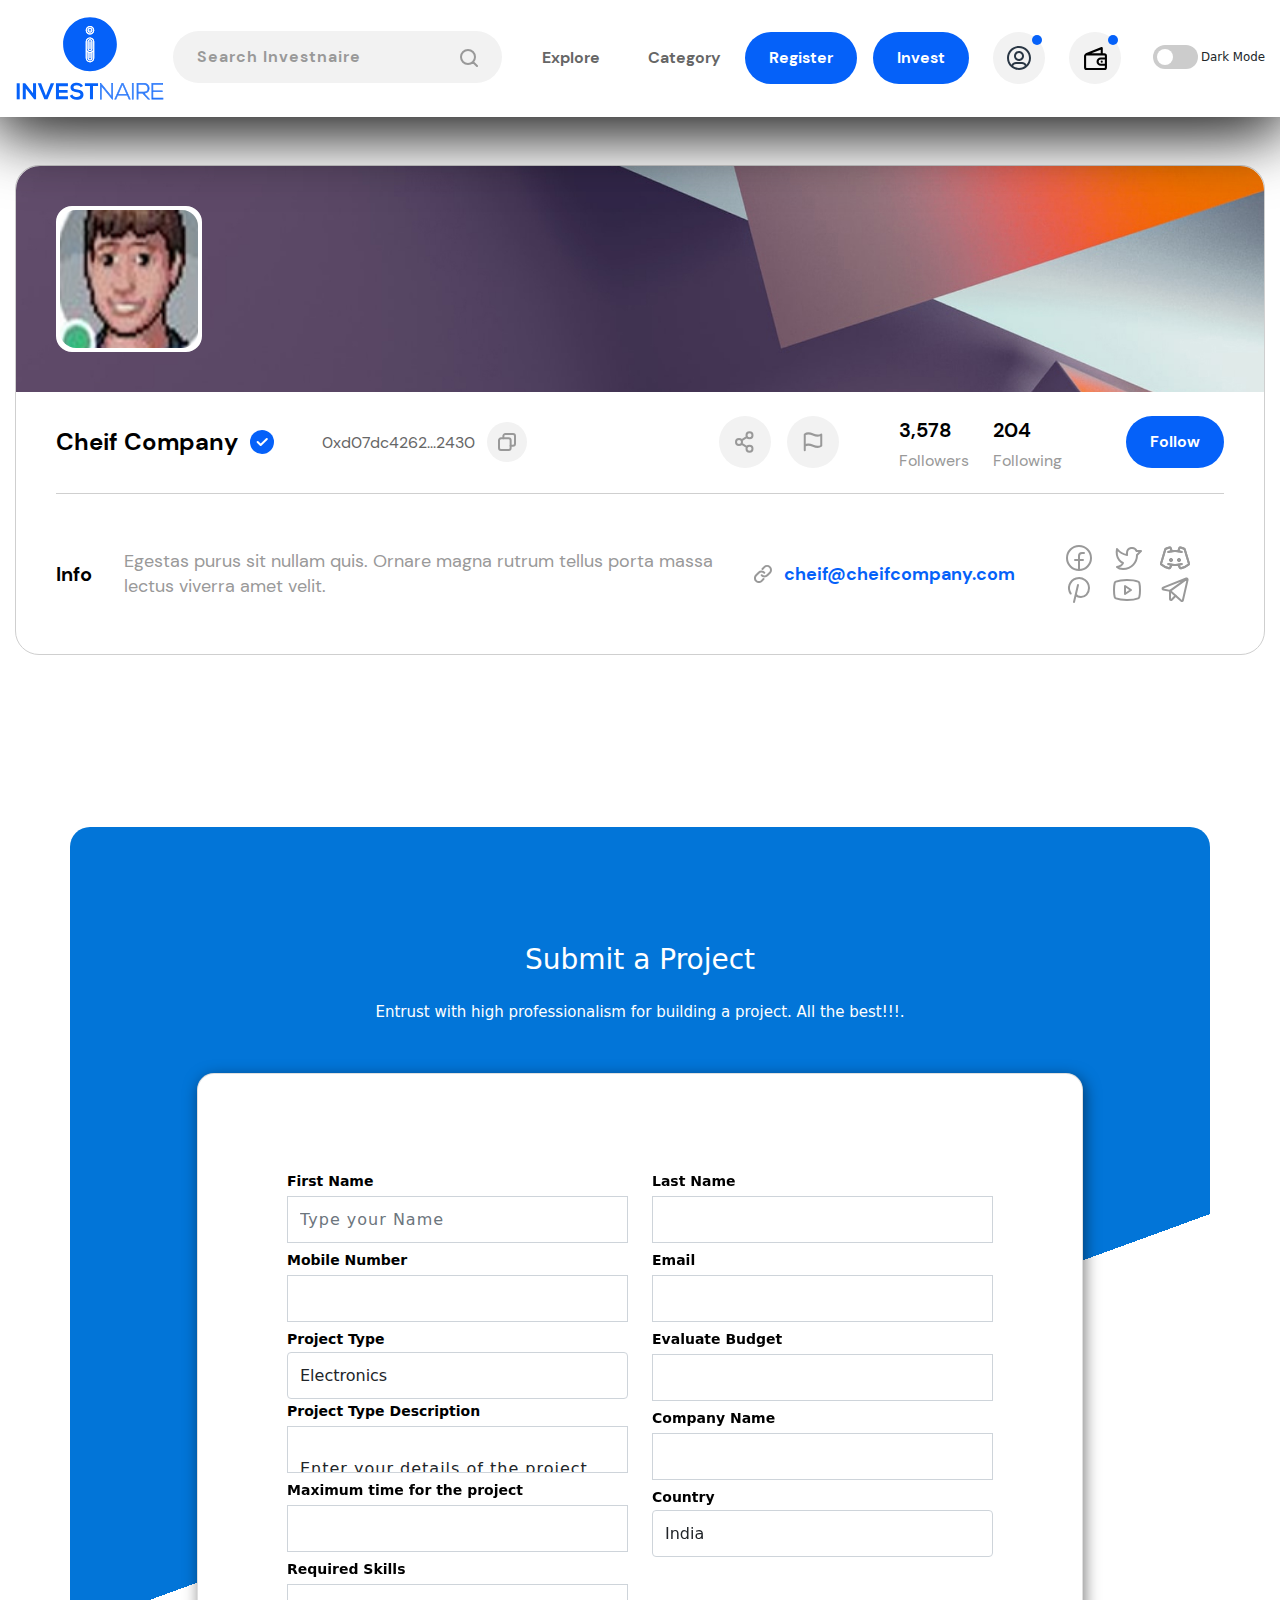
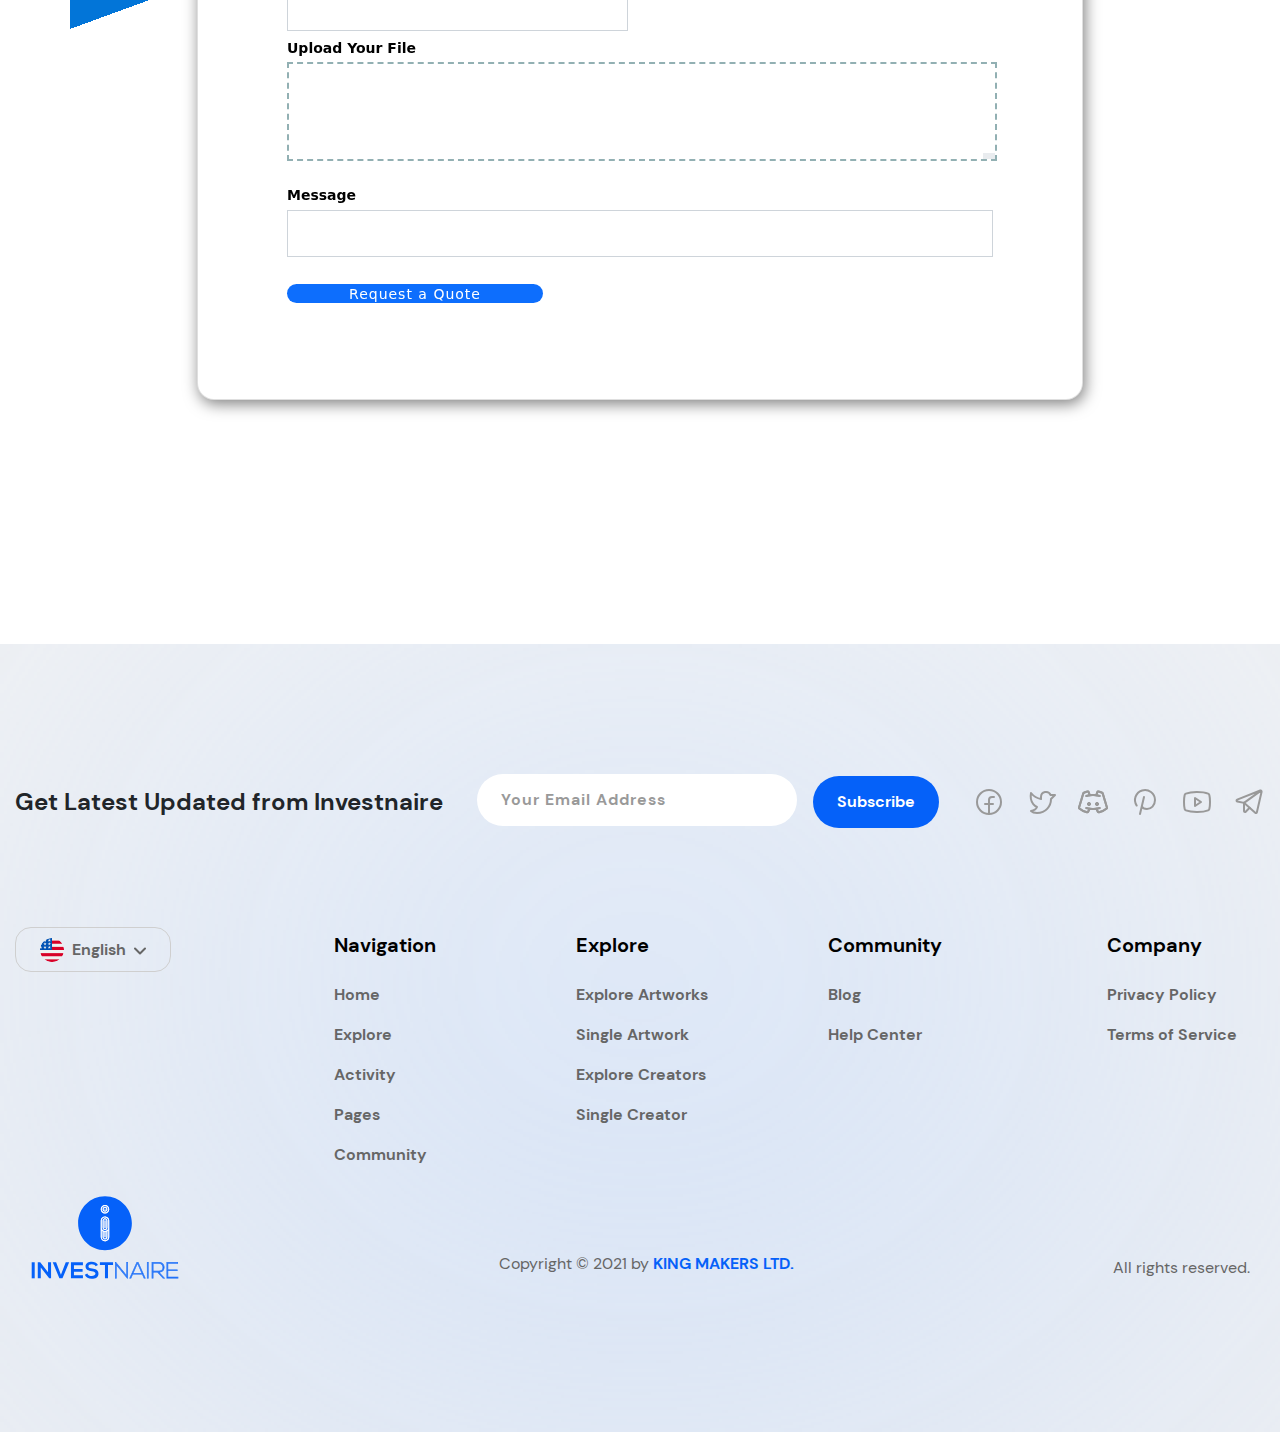
<file: pages/profiles/request_form.html>
<!DOCTYPE html>
<html lang="en">
<head>
    <meta charset="UTF-8">
    <meta http-equiv="X-UA-Compatible" content="IE=edge">
    <meta name="viewport" content="width=device-width, initial-scale=1.0">
    <link rel="icon" href="../../assets/img/favicon.png" sizes="16x16">
    <title>Investnaire -  Marketplace </title>
    <link rel="stylesheet" href="../../assets/libs/bootstrap/dist/css/bootstrap.min.css">
    <link rel="stylesheet" href="../../assets/libs/owl.carousel/dist/assets/owl.carousel.min.css">
    <link rel="stylesheet" href="../../assets/libs/owl.carousel/dist/assets/owl.theme.default.min.css">
    <link rel="stylesheet" href="../../assets/libs/progress.js-master/src/progressjs.css">
    <link rel="stylesheet" href="../../assets/fonts/fonts.css">
    <link rel="stylesheet" href="../../assets/css/app.css">
</head>
<body>

    <div class="loader"></div>

    <!--=======================================
            Modal Start Here
    ========================================-->

        <div id="myNav" class="overlay-content-otr">
            <div class="modal-content-custom">
                <div class="overlay-content">
                    <svg class="icon-close" width="18" height="18" fill="none" xmlns="http://www.w3.org/2000/svg"><path d="M17 1L1 17M17 17L1 1" stroke="#CFCFCF" stroke-width="2" stroke-linecap="round" stroke-linejoin="round"/></svg>
                    <div class="logo-otr">
                        <a href="../index.html" class="logo-inr">
                            <img class="logo" src="../../assets/img/brand-logo.png" alt="brand-logo">
                        </a>
                    </div>
                    <div class="input-main">
                        <input class="input" type="text" placeholder="Search Ethoz">
                        <svg class="search-icon" width="18" height="18" fill="none" xmlns="http://www.w3.org/2000/svg"><path d="M8 15A7 7 0 108 1a7 7 0 000 14zM12.95 12.95L17 17" stroke="#999" stroke-width="2" stroke-linecap="round" stroke-linejoin="round"/></svg>
                    </div>
                    <div class="navigation-otr">
                        <ul class="navigation-inr">
                            <li class="nav-li">
                                <a class="nav-a heading-h4 home">Home</a>
                                <ul class="dropdown-otr drop-1">
                                    <li class="dropdown-li">
                                        <a href="../index.html" class="dropdown-a body-mb">Home Layout 1</a>
                                    </li>
                                    <li class="dropdown-li">
                                        <a href="Home-2.html" class="dropdown-a body-mb">Home Layout 2</a>
                                    </li>
                                    <li class="dropdown-li">
                                        <a href="Home-3.html" class="dropdown-a body-mb">Home Layout 3</a>
                                    </li>
                                    <li class="dropdown-li">
                                        <a href="Home-4.html" class="dropdown-a body-mb">Home Layout 4</a>
                                    </li>
                                    <li class="dropdown-li">
                                        <a href="Home-5.html" class="dropdown-a body-mb">Home Layout 5</a>
                                    </li>
                                    <li class="dropdown-li">
                                        <a href="Home-6.html" class="dropdown-a body-mb">Home Layout 6</a>
                                    </li>
                                </ul>
                            </li>
                            <li class="nav-li">
                                <a class="nav-a heading-h4 explore">Explore</a>
                                <ul class="dropdown-otr drop-2">
                                    <li class="dropdown-li">
                                        <a href="Explore-Artworks.html" class="dropdown-a body-mb">Explore Artworks</a>
                                    </li>
                                    <li class="dropdown-li">
                                        <a href="Single-Artwork.html" class="dropdown-a body-mb">Single Artwork</a>
                                    </li>
                                    <li class="dropdown-li">
                                        <a href="Explore-Creators.html" class="dropdown-a body-mb">Explore Creators</a>
                                    </li>
                                    <li class="dropdown-li">
                                        <a href="Single-Creator.html" class="dropdown-a body-mb">Single Creator</a>
                                    </li>
                                </ul>
                            </li>
                            <li class="nav-li">
                                <a href="Activity.html" class="nav-a heading-h4">Activity</a>
                            </li>
                            <li class="nav-li">
                                <a class="nav-a heading-h4 pages">Pages</a>
                                <ul class="dropdown-otr drop-3">
                                    <li class="dropdown-li">
                                        <a href="About.html" class="dropdown-a body-mb">About</a>
                                    </li>
                                    <li class="dropdown-li">
                                        <a href="How-it-Works.html" class="dropdown-a body-mb">How it Works</a>
                                    </li>
                                    <li class="dropdown-li">
                                        <a href="Contact.html" class="dropdown-a body-mb">Contact</a>
                                    </li>
                                    <li class="dropdown-li">
                                        <a href="Login.html" class="dropdown-a body-mb">Login</a>
                                    </li>
                                    <li class="dropdown-li">
                                        <a href="Sign-Up.html" class="dropdown-a body-mb">Sign Up</a>
                                    </li>
                                    <li class="dropdown-li">
                                        <a class="dropdown-a body-mb other-pages">Other Pages</a>
                                        <ul class="other-dropdown-otr drop-4">
                                            <li class="other-dropdown-li">
                                                <a href="404.html" class="other-dropdown-a body-mb">404</a>
                                            </li>
                                            <li class="other-dropdown-li">
                                                <a href="Privacy-Policy.html" class="other-dropdown-a body-mb">Privacy Policy</a>
                                            </li>
                                            <li class="other-dropdown-li">
                                                <a href="Terms-of-Services.html" class="other-dropdown-a body-mb">Terms of Service</a>
                                            </li>
                                            <li class="other-dropdown-li">
                                                <a href="Coming-Soon.html" class="other-dropdown-a body-mb">Coming Soon</a>
                                            </li>
                                        </ul>
                                    </li>
                                </ul>
                            </li>
                            <li class="nav-li">
                                <a class="nav-a heading-h4 community">Community</a>
                                <ul class="dropdown-otr drop-5">
                                    <li class="dropdown-li">
                                        <a href="Blog.html" class="dropdown-a body-mb">Blog</a>
                                    </li>
                                    <li class="dropdown-li">
                                        <a href="Help-Center.html" class="dropdown-a body-mb">Help Center</a>
                                    </li>
                                </ul>
                            </li>
                        </ul>
                    </div>
                    <div class="action-otr">
                        <a href="Create.html" class="btn-fill btn-create">Create</a>
                        <a href="Connect-Wallet.html" class="btn-outline1 btn-wallet">Connect Wallet</a>
                    </div>
                    <ul class="icon-ul">
                        <li class="icon-li">
                            <a href="" class="icon-a">
                                <svg class="icon" width="32" height="32" fill="none" xmlns="http://www.w3.org/2000/svg"><path d="M16 28c6.627 0 12-5.373 12-12S22.627 4 16 4 4 9.373 4 16s5.373 12 12 12z" stroke="#999" stroke-width="2" stroke-linecap="round" stroke-linejoin="round"/><path d="M21 11h-2a3 3 0 00-3 3v14M12 18h8" stroke="#999" stroke-width="2" stroke-linecap="round" stroke-linejoin="round"/></svg>
                            </a>
                        </li>
                        <li class="icon-li">
                            <a href="" class="icon-a">
                                <svg class="icon" width="32" height="32" fill="none" xmlns="http://www.w3.org/2000/svg"><path d="M6 25s5-1 6-4c0 0-8-3-6-14 0 0 4 5 10 6v-2a5 5 0 019.584-2H30l-4 4c0 7-5 14-14 14-4 0-6-2-6-2z" stroke="#999" stroke-width="2" stroke-linecap="round" stroke-linejoin="round"/></svg>
                            </a>
                        </li>
                        <li class="icon-li">
                            <a href="" class="icon-a">
                                <svg class="icon" width="32" height="32" fill="none" xmlns="http://www.w3.org/2000/svg"><path d="M12 19.5a1.5 1.5 0 100-3 1.5 1.5 0 000 3zM20 19.5a1.5 1.5 0 100-3 1.5 1.5 0 000 3z" fill="#999"/><path d="M9.3 10A21.917 21.917 0 0116 9a21.916 21.916 0 016.7 1M22.7 22a21.917 21.917 0 01-6.7 1 21.917 21.917 0 01-6.7-1" stroke="#999" stroke-width="2" stroke-linecap="round" stroke-linejoin="round"/><path d="M19.38 22.761l1.504 3.006a.996.996 0 001.123.526c3.068-.75 5.712-2.057 7.638-3.73a1.007 1.007 0 00.31-1.05L25.706 7.358a1.002 1.002 0 00-.578-.639c-1.2-.491-2.44-.875-3.708-1.148a1.002 1.002 0 00-1.165.66l-.997 2.99M12.62 22.76l-1.504 3.007a.997.997 0 01-1.124.526c-3.067-.75-5.711-2.057-7.637-3.73a1.007 1.007 0 01-.309-1.05L6.293 7.358a1.003 1.003 0 01.578-.64c1.2-.49 2.44-.874 3.708-1.147a1.002 1.002 0 011.165.66l.997 2.99" stroke="#999" stroke-width="2" stroke-linecap="round" stroke-linejoin="round"/><path d="M12 19.5a1.5 1.5 0 100-3 1.5 1.5 0 000 3zM20 19.5a1.5 1.5 0 100-3 1.5 1.5 0 000 3z" fill="#999"/><path d="M9.3 10A21.917 21.917 0 0116 9a21.916 21.916 0 016.7 1M22.7 22a21.917 21.917 0 01-6.7 1 21.917 21.917 0 01-6.7-1" stroke="#999" stroke-width="2" stroke-linecap="round" stroke-linejoin="round"/><path d="M19.38 22.761l1.504 3.006a.996.996 0 001.123.526c3.068-.75 5.712-2.057 7.638-3.73a1.007 1.007 0 00.31-1.05L25.706 7.358a1.002 1.002 0 00-.578-.639c-1.2-.491-2.44-.875-3.708-1.148a1.002 1.002 0 00-1.165.66l-.997 2.99M12.62 22.76l-1.504 3.007a.997.997 0 01-1.124.526c-3.067-.75-5.711-2.057-7.637-3.73a1.007 1.007 0 01-.309-1.05L6.293 7.358a1.003 1.003 0 01.578-.64c1.2-.49 2.44-.874 3.708-1.147a1.002 1.002 0 011.165.66l.997 2.99" stroke="#999" stroke-width="2" stroke-linecap="round" stroke-linejoin="round"/></svg>
                            </a>
                        </li>
                        <li class="icon-li">
                            <a href="" class="icon-a">
                                <svg class="icon" width="32" height="32" fill="none" xmlns="http://www.w3.org/2000/svg"><path d="M15 11l-4 17M7.693 19.57A10 10 0 1126 14c0 5.523-4 9-8 9s-5.204-2.633-5.204-2.633" stroke="#999" stroke-width="2" stroke-linecap="round" stroke-linejoin="round"/></svg>
                            </a>
                        </li>
                        <li class="icon-li">
                            <a href="" class="icon-a">
                                <svg class="icon" width="32" height="32" fill="none" xmlns="http://www.w3.org/2000/svg"><path d="M20 16l-6-4v8l6-4z" stroke="#999" stroke-width="2" stroke-linecap="round" stroke-linejoin="round"/><path d="M3 16c0 3.72.384 5.902.676 7.023a1.99 1.99 0 001.204 1.362C9.065 25.993 16 25.95 16 25.95s6.935.044 11.12-1.564a1.99 1.99 0 001.204-1.362C28.616 21.902 29 19.72 29 16c0-3.72-.384-5.902-.676-7.023a1.99 1.99 0 00-1.205-1.362C22.935 6.007 16 6.05 16 6.05S9.065 6.007 4.88 7.615a1.99 1.99 0 00-1.204 1.362C3.384 10.098 3 12.28 3 16z" stroke="#999" stroke-width="2" stroke-linecap="round" stroke-linejoin="round"/></svg>
                            </a>
                        </li>
                        <li class="icon-li">
                            <a href="" class="icon-a">
                                <svg class="icon" width="32" height="32" fill="none" xmlns="http://www.w3.org/2000/svg"><path d="M11 16.859l11.24 9.89a1 1 0 001.635-.527l4.702-20.516a1 1 0 00-1.34-1.154l-23.07 9.063a1 1 0 00.17 1.911L11 16.86zM11 16.86L28.014 4.57" stroke="#999" stroke-width="2" stroke-linecap="round" stroke-linejoin="round"/><path d="M16.613 21.799l-3.906 3.906A1 1 0 0111 24.998v-8.14" stroke="#999" stroke-width="2" stroke-linecap="round" stroke-linejoin="round"/></svg>
                            </a>
                        </li>
                    </ul>
                    <div class="language-selector">
                        <ul class="language-ul">
                            <li class="language-li">
                                <a class="language-a">
                                    <img class="flag-img" src="../../assets/img/flag-img1.png" alt="flag-img">
                                    <p class="body-sb language">English</p>
                                    <svg class="caret-down" width="12" height="8" fill="none" xmlns="http://www.w3.org/2000/svg"><path d="M11 1.5l-5 5-5-5" stroke="#666" stroke-width="2" stroke-linecap="round" stroke-linejoin="round"/></svg>
                                </a>
                                <ul class="drop-ul">
                                    <li class="drop-li">
                                        <a href="" class="drop-a">
                                            <img class="flag-img" src="../../assets/img/flag-img1.png" alt="flag-img">
                                            <p class="body-sb language">English</p>
                                        </a>
                                    </li>
                                    <li class="drop-li">
                                        <a href="" class="drop-a">
                                            <img class="flag-img" src="../../assets/img/flag-img2.png" alt="flag-img">
                                            <p class="body-sb language">Pakistan</p>
                                        </a>
                                    </li>
                                    <li class="drop-li">
                                        <a href="" class="drop-a">
                                            <img class="flag-img" src="../../assets/img/flag-img3.png" alt="flag-img">
                                            <p class="body-sb language">UAE</p>
                                        </a>
                                    </li>
                                </ul>
                            </li>
                        </ul>
                    </div>
                    <div class="copy-name body-s">
                        Copyright © 2021 by <a href="https://themeforest.net/user/vistothemes" class="name body-sb">VistoThemes.</a> All rights reserved.
                    </div>
                    <div class="privacy-link">
                        <a href="Privacy-Policy.html" class="link body-sb">Privacy Policy</a>
                        <span class="dot">•</span>
                        <a href="Terms-of-Services.html" class="link body-sb">Terms of Service</a>
                    </div>
                </div>
            </div>
        </div>

    <!--=======================================
                Modal End Here
    ========================================-->

    <!--=======================================
                Navbar Start Here
    ========================================-->

        <div class="navbar-main-2 nav-home3">
            <div class="container-fluid">
                <div class="navbar-inr-2">
                    <div class="burger-menu">
                        <div class="burger-icon-otr burger-click">
                            <svg class="burger-icon" width="24" height="24" fill="none" xmlns="http://www.w3.org/2000/svg"><path d="M3.75 12h16.5M4 6h9M11 18h9" stroke="#999" stroke-width="2" stroke-linecap="round" stroke-linejoin="round"/></svg>
                        </div>
                        <a href="../index.html" class="logo-otr">
                            <img class="logo-img" src="../../assets/img/investnaire_logo.svg" alt="brand-logo">
                        </a>
                    </div>
                    <div class="input-main">
                        <input class="input" type="text" placeholder="Search Investnaire">
                        <svg class="search-icon" width="18" height="18" fill="none" xmlns="http://www.w3.org/2000/svg"><path d="M8 15A7 7 0 108 1a7 7 0 000 14zM12.95 12.95L17 17" stroke="#999" stroke-width="2" stroke-linecap="round" stroke-linejoin="round"/></svg>
                    </div>
                    <div class="navigation-otr">
                        <ul class="navigation-inr">
                            <li class="nav-li">
                                <a class="nav-a body-sb">Explore</a>
                                <ul class="dropdown-otr">
                                    <li class="dropdown-li">
                                        <a href="Explore-Artworks.html" class="dropdown-a body-sb">About Us</a>
                                    </li>
                                    <li class="dropdown-li">
                                        <a href="Single-Artwork.html" class="dropdown-a body-sb">How it works</a>
                                    </li>
                                    <li class="dropdown-li">
                                        <a href="Explore-Creators.html" class="dropdown-a body-sb">How to Fundraise</a>
                                    </li>
                                    <li class="dropdown-li">
                                        <a href="Single-Creator.html" class="dropdown-a body-sb">Requset For Fundraise</a>
                                    </li>
                                    <li class="dropdown-li">
                                        <a href="Single-Creator.html" class="dropdown-a body-sb">FAQ</a>
                                    </li>
                                    <li class="dropdown-li">
                                        <a href="Single-Creator.html" class="dropdown-a body-sb">Blog</a>
                                    </li>
                                </ul>
                            </li>
                            <li class="nav-li display">
                                <a class="nav-a body-sb">Category</a>
                                <ul class="dropdown-otr">
                                    <li class="dropdown-li">
                                        <a href="About.html" class="dropdown-a body-sb">Arts</a>
                                    </li>
                                    <li class="dropdown-li">
                                        <a href="How-it-Works.html" class="dropdown-a body-sb">Music</a>
                                    </li>
                                    <li class="dropdown-li">
                                        <a href="Contact.html" class="dropdown-a body-sb">Domain Names</a>
                                    </li>
                                    <li class="dropdown-li">
                                        <a href="Login.html" class="dropdown-a body-sb">Virtual Worlds</a>
                                    </li>
                                    <li class="dropdown-li">
                                        <a href="Sign-Up.html" class="dropdown-a body-sb">Comics and Illustration</a>
                                    </li>
                                    <li class="dropdown-li">
                                        <a href="Sign-Up.html" class="dropdown-a body-sb">Collectibles</a>
                                    </li>
                                    <li class="dropdown-li">
                                        <a href="Sign-Up.html" class="dropdown-a body-sb">Design & Technology</a>
                                    </li>
                                    <li class="dropdown-li">
                                        <a href="Sign-Up.html" class="dropdown-a body-sb">Sports</a>
                                    </li>
                                    <li class="dropdown-li">
                                        <a href="Sign-Up.html" class="dropdown-a body-sb">Food and Craft</a>
                                    </li>                                    
									<li class="dropdown-li">
                                        <a href="Sign-Up.html" class="dropdown-a body-sb">Utility</a>
                                    </li>
                                    <!-- <li class="dropdown-li"> -->
                                        <!-- <a class="dropdown-a body-sb">Other Pages</a> -->
                                        <!-- <ul class="other-dropdown-otr"> -->
                                            <!-- <li class="other-dropdown-li"> -->
                                                <!-- <a href="404.html" class="other-dropdown-a body-sb">404</a> -->
                                            <!-- </li> -->
                                            <!-- <li class="other-dropdown-li"> -->
                                                <!-- <a href="Privacy-Policy.html" class="other-dropdown-a body-sb">Privacy Policy</a> -->
                                            <!-- </li> -->
                                            <!-- <li class="other-dropdown-li"> -->
                                                <!-- <a href="Terms-of-Services.html" class="other-dropdown-a body-sb">Terms of Service</a> -->
                                            <!-- </li> -->
                                            <!-- <li class="other-dropdown-li"> -->
                                                <!-- <a href="Coming-Soon.html" class="other-dropdown-a body-sb">Coming Soon</a> -->
                                            <!-- </li> -->
                                        <!-- </ul> -->
                                    <!-- </li> -->
                                </ul>
                            </li>
                         <!-- <li class="nav-li display"> -->
                                <!-- <a class="nav-a body-sb">Register</a> -->
                                <!-- <ul class="dropdown-otr"> -->
                                    <!-- <li class="dropdown-li"> -->
                                        <!-- <a href="About.html" class="dropdown-a body-sb">About</a> -->
                                    <!-- </li> -->
                                    <!-- <li class="dropdown-li"> -->
                                        <!-- <a href="How-it-Works.html" class="dropdown-a body-sb">How It Works</a> -->
                                    <!-- </li> -->
                                    <!-- <li class="dropdown-li"> -->
                                        <!-- <a href="Contact.html" class="dropdown-a body-sb">Contact</a> -->
                                    <!-- </li> -->
                                    <!-- <li class="dropdown-li"> -->
                                        <!-- <a href="Login.html" class="dropdown-a body-sb">Login</a> -->
                                    <!-- </li> -->
                                    <!-- <li class="dropdown-li"> -->
                                        <!-- <a href="Sign-Up.html" class="dropdown-a body-sb">Sign Up</a> -->
                                    <!-- </li> -->
                                    <!-- <li class="dropdown-li"> -->
                                        <!-- <a class="dropdown-a body-sb">Other Pages</a> -->
                                        <!-- <ul class="other-dropdown-otr"> -->
                                            <!-- <li class="other-dropdown-li"> -->
                                                <!-- <a href="404.html" class="other-dropdown-a body-sb">404</a> -->
                                            <!-- </li> -->
                                            <!-- <li class="other-dropdown-li"> -->
                                                <!-- <a href="Privacy-Policy.html" class="other-dropdown-a body-sb">Privacy Policy</a> -->
                                            <!-- </li> -->
                                            <!-- <li class="other-dropdown-li"> -->
                                                <!-- <a href="Terms-of-Services.html" class="other-dropdown-a body-sb">Terms of Service</a> -->
                                            <!-- </li> -->
                                            <!-- <li class="other-dropdown-li"> -->
                                                <!-- <a href="Coming-Soon.html" class="other-dropdown-a body-sb">Coming Soon</a> -->
                                            <!-- </li> -->
                                        <!-- </ul> -->
                                    <!-- </li> -->
                                <!-- </ul> -->
                            <!-- </li> -->

                            <!-- <!-- <li class="dots"> -->
                                <!-- <a class="dot-a body-sb click-open1"> -->
                                    <!-- <svg class="dot-icon" width="20" height="4" fill="none" xmlns="http://www.w3.org/2000/svg"><circle cx="2" cy="2" r="2" fill="#666"/><circle cx="10" cy="2" r="2" fill="#666"/><circle cx="18" cy="2" r="2" fill="#666"/></svg> -->
                                <!-- </a> -->
                                <!-- <ul class="dropdown-dot click-event1"> -->
                                    <!-- <li class="dropdown-li"> -->
                                        <!-- <a href="About.html" class="dropdown-a body-sb">About</a> -->
                                    <!-- </li> -->
                                    <!-- <li class="dropdown-li"> -->
                                        <!-- <a href="Contact.html" class="dropdown-a body-sb">Contact</a> -->
                                    <!-- </li> -->
                                    <!-- <li class="dropdown-li"> -->
                                        <!-- <a href="Login.html" class="dropdown-a body-sb">Login</a> -->
                                    <!-- </li> -->
                                    <!-- <li class="dropdown-li"> -->
                                        <!-- <a href="Sign-Up.html" class="dropdown-a body-sb">Sign Up</a> -->
                                    <!-- </li> -->
                                    <!-- <li class="dropdown-li"> -->
                                        <!-- <a href="404.html" class="dropdown-a body-sb">404</a> -->
                                    <!-- </li> -->
                                    <!-- <li class="dropdown-li"> -->
                                        <!-- <a href="Privacy-Policy.html" class="dropdown-a body-sb">Privacy Policy</a> -->
                                    <!-- </li> -->
                                    <!-- <li class="dropdown-li"> -->
                                        <!-- <a href="Terms-of-Services.html" class="dropdown-a body-sb">Terms of Service</a> -->
                                    <!-- </li> -->
                                    <!-- <li class="dropdown-li"> -->
                                        <!-- <a href="Coming-Soon.html" class="dropdown-a body-sb">Coming Soon</a> -->
                                    <!-- </li> -->
                                    <!-- <li class="dropdown-li"> -->
                                        <!-- <a href="Blog.html" class="dropdown-a body-sb">Blog</a> -->
                                    <!-- </li> -->
                                    <!-- <li class="dropdown-li"> -->
                                        <!-- <a href="Blog-Detail.html" class="dropdown-a body-sb">Blog Details</a> -->
                                    <!-- </li> -->
                                    <!-- <li class="dropdown-li"> -->
                                        <!-- <a href="How-it-Works.html" class="dropdown-a body-sb">How it Works</a> -->
                                    <!-- </li> -->
                                    <!-- <li class="dropdown-li"> -->
                                        <!-- <a href="Help-Center.html" class="dropdown-a body-sb">Help Center</a> -->
                                    <!-- </li> -->
                                    <!-- <li class="dropdown-li"> -->
                                        <!-- <a href="Article-Detail.html" class="dropdown-a body-sb">Article Details</a> -->
                                    <!-- </li> -->
                                <!-- </ul> -->
                            <!-- </li> -->
                         </ul> 
                    </div>
                    <div class="action-otr">
						<a href="Create.html" class="btn-fill btn-create">Register</a>
                        <a href="Create.html" class="btn-fill btn-create">Invest</a>
                        <div class="bell-icon-otr">
                            <a class="icon-inr click-open2">
                                <span class="circle"></span>
                                <svg width="24" height="24" viewBox="0 0 24 24" fill="none" xmlns="http://www.w3.org/2000/svg"> <path fill-rule="evenodd" clip-rule="evenodd" d="M12 2C6.47715 2 2 6.47715 2 12C2 14.5714 2.96975 16.9158 4.5656 18.6883C5.40015 17.0904 7.07231 16 9 16H15C16.9277 16 18.5998 17.0904 19.4344 18.6883C21.0302 16.9158 22 14.5714 22 12C22 6.47715 17.5228 2 12 2ZM17.8634 20.1016C17.4819 18.8839 16.3436 18 15 18H9C7.65642 18 6.51814 18.8839 6.13659 20.1016C7.78397 21.2962 9.80868 22 12 22C14.1913 22 16.216 21.2962 17.8634 20.1016ZM0 12C0 5.37258 5.37258 0 12 0C18.6274 0 24 5.37258 24 12C24 15.7419 22.2862 19.0843 19.6044 21.2834C17.5346 22.9806 14.885 24 12 24C9.11498 24 6.46536 22.9806 4.39561 21.2834C1.71384 19.0843 0 15.7419 0 12ZM12 7C10.329 7 8.98201 8.34737 8.98201 10C8.98201 11.6526 10.329 13 12 13C13.671 13 15.018 11.6526 15.018 10C15.018 8.34737 13.671 7 12 7ZM6.98201 10C6.98201 7.23435 9.23287 5 12 5C14.7671 5 17.018 7.23435 17.018 10C17.018 12.7656 14.7671 15 12 15C9.23287 15 6.98201 12.7657 6.98201 10Z" fill="#293644"/></svg>
                            </a>
                            <div class="icon-hover click-event2">
							  <div class="logmod__wrapper">
								<span class="logmod__close">Close</span>
								<div class="logmod__container">
								  <ul class="logmod__tabs">
									<li data-tabtar="lgm-2"><a href="#">Login</a></li>
									<li data-tabtar="lgm-1"><a href="#">Sign Up</a></li>
								  </ul>
								  <div class="logmod__tab-wrapper">
								  <div class="logmod__tab lgm-1">
									<div class="logmod__heading">
									  <span class="logmod__heading-subtitle">Enter your personal details <strong>to create an acount</strong></span>
									</div>
									<div class="logmod__form">
									  <form accept-charset="utf-8" action="#" class="simform">
										<div class="sminputs">
										  <div class="input full">
											<label class="string optional" for="user-name">Email*</label>
											<input class="string optional" maxlength="255" id="user-email" placeholder="Email" type="email" size="50" />
										  </div>
										</div>
										<div class="sminputs">
										  <div class="input string optional">
											<label class="string optional" for="user-pw">Password *</label>
											<input class="string optional" maxlength="255" id="user-pw" placeholder="Password" type="text" size="50" />
										  </div>
										  <div class="input string optional">
											<label class="string optional" for="user-pw-repeat">Repeat password *</label>
											<input class="string optional" maxlength="255" id="user-pw-repeat" placeholder="Repeat password" type="text" size="50" />
										  </div>
										</div>
										<div class="simform__actions">
										  <input class="sumbit" name="commit" type="sumbit" value="Create Account" />
										  <span class="simform__actions-sidetext">By creating an account you agree to our <a class="special" href="#" target="_blank" role="link">Terms & Privacy</a></span>
										</div> 
									  </form>
									</div> 
									<div class="logmod__alter">
									  <div class="logmod__alter-container">
										<a href="#" class="connect facebook">
										  <div class="connect__icon">
											<i class="fa fa-facebook"></i>
										  </div>
										  <div class="connect__context">
											<span>Create an account with <strong>Facebook</strong></span>
										  </div>
										</a>
										  
										<a href="#" class="connect googleplus">
										  <div class="connect__icon">
											<i class="fa fa-google-plus"></i>
										  </div>
										  <div class="connect__context">
											<span>Create an account with <strong>Google+</strong></span>
										  </div>
										</a>
									  </div>
									</div>
								  </div>
								  <div class="logmod__tab lgm-2">
									<div class="logmod__heading">
									  <span class="logmod__heading-subtitle">Enter your email and password <strong>to sign in</strong></span>
									</div> 
									<div class="logmod__form">
									  <form accept-charset="utf-8" action="#" class="simform">
										<div class="sminputs">
										  <div class="input full">
											<label class="string optional" for="user-name">Email*</label>
											<input class="string optional" maxlength="255" id="user-email" placeholder="Email" type="email" size="50" />
										  </div>
										</div>
										<div class="sminputs">
										  <div class="input full">
											<label class="string optional" for="user-pw">Password *</label>
											<input class="string optional" maxlength="255" id="user-pw" placeholder="Password" type="password" size="50" />
																	<span class="hide-password">Show</span>
										  </div>
										</div>
										<div class="simform__actions">
										  <input class="sumbit" name="commit" type="sumbit" value="Log In" />
										  <span class="simform__actions-sidetext"><a class="special" role="link" href="#">Forgot your password?<br>Click here</a></span>
										</div> 
									  </form>
									</div> 
									<div class="logmod__alter">
									  <div class="logmod__alter-container">
										<a href="#" class="connect facebook">
										  <div class="connect__icon">
											<i class="fa fa-facebook"></i>
										  </div>
										  <div class="connect__context">
											<span>Sign in with <strong>Facebook</strong></span>
										  </div>
										</a>
										<a href="#" class="connect googleplus">
										  <div class="connect__icon">
											<i class="fa fa-google-plus"></i>
										  </div>
										  <div class="connect__context">
											<span>Sign in with <strong>Google+</strong></span>
										  </div>
										</a>
									  </div>
									</div>
									  </div>
								  </div>
								</div>
							  </div>
							</div



                            </div>
                        </div>
                        <div class="profile-otr">
                            <a class="icon-inr click-open2">
                                <span class="circle"></span>
                                <svg id="Layer_1" data-name="Layer 1" xmlns="http://www.w3.org/2000/svg" viewBox="0 0 24 24" width="25" height="25"><title>Artboard 16</title><path d="M20.53,7H19V2a1,1,0,0,0-.44-.83,1,1,0,0,0-.93-.1l-15,6a1.16,1.16,0,0,0-.36.25A2.49,2.49,0,0,0,1,9.47V20.53A2.48,2.48,0,0,0,3.47,23H20.53A2.48,2.48,0,0,0,23,20.53V9.47A2.48,2.48,0,0,0,20.53,7ZM17,7H8.19L17,3.48Zm4,10H17a2,2,0,0,1,0-4h4Zm-4-6a4,4,0,0,0,0,8h4v1.53a.47.47,0,0,1-.47.47H3.47A.47.47,0,0,1,3,20.53V9.47A.47.47,0,0,1,3.47,9H20.53a.47.47,0,0,1,.47.47V11Z"/><circle cx="18" cy="15" r="1"/></svg>
                            </a>
                            <div class="icon-hover-2 click-event3">
                                <h5 class="heading heading-h5">The Lucky Being</h5>
                                <div class="copy-icon-otr">
                                    <p class="desc body-s">0xd07dc4262bcdb...2430</p>
                                    <svg class="copy-icon" width="18" height="18" fill="none" xmlns="http://www.w3.org/2000/svg"><path d="M12.636 12.636H15a2 2 0 002-2V3a2 2 0 00-2-2H7.364a2 2 0 00-2 2v2.364" stroke="#CFCFCF" stroke-width="2" stroke-linecap="round" stroke-linejoin="round"/><path d="M10.636 5.364H3a2 2 0 00-2 2V15a2 2 0 002 2h7.636a2 2 0 002-2V7.364a2 2 0 00-2-2z" stroke="#CFCFCF" stroke-width="2" stroke-linecap="round" stroke-linejoin="round"/></svg>
                                </div>
                                <div class="box-otr">
                                    <div class="img-otr">
                                        <img class="img-eht" src="../../assets/img/ethereum.png" alt="img">
                                    </div>
                                    <div class="price-otr">
                                        <p class="desc body-s">Current Balance</p>
                                        <h5 class="heading heading-h5">3.067 ETH</h5>
                                    </div>
                                </div>
                                <ul class="link-profile-otr">
                                    <li class="link-profile-inr">
                                        <span class="circle-hover"></span>
                                        <a href="" class="profile body-sb">My Profile</a>
                                    </li>
                                    <li class="link-profile-inr">
                                        <span class="circle-hover"></span>
                                        <a href="" class="profile body-sb">My Items</a>
                                    </li>
                                    <li class="link-profile-inr">
                                        <span class="circle-hover"></span>
                                        <a href="" class="profile body-sb">Manage Funds</a>
                                    </li>
                                    <li class="link-profile-inr">
                                        <span class="circle-hover"></span>
                                        <a href="" class="profile body-sb">Disconnect</a>
                                    </li>
                                </ul>
                            </div>
                        </div>
					
					
					<!-- Dark and Light Toggle Mode-->	
					<div class="theme-switch-wrapper">
						<label class="theme-switch" for="checkbox">
							<input type="checkbox" id="checkbox">
							<div class="slider round"></div>
					  </label>
					  <div class="description">Dark Mode</div>
					</div>
					
					
					<!-- Dark and Light Toggle Mode-->	
						
						
                    </div>
                </div>
            </div>
        </div>

    <!--=======================================
                Navbar End Here
    ========================================-->

    <!--=======================================
            User profile Start Here
    ========================================-->

        <div class="user-profile-otr">
            <div class="container-fluid">
                <div class="wrapper">
                    <div class="user-img">
                        <div class="creator-img-otr">
                            <img class="creator-img" src="../../assets/img/single-creator-profile.jpg" alt="creator-img">
                        </div>
                    </div>
                    <div class="another-user">
                        <div class="another-user-top">
                            <div class="another-user-left">
                                <div class="user-main">
                                    <h3 class="user-head heading-h4">Cheif Company</h3>
                                    <div class="check-otr">
                                        <svg class="check-icon" width="14" height="14" fill="none" xmlns="http://www.w3.org/2000/svg"><path d="M11.813 3.938l-6.126 6.124L2.626 7" stroke="#fff" stroke-width="2" stroke-linecap="round" stroke-linejoin="round"/></svg>
                                    </div>
                                </div>
                                <a href="" class="address-main">
                                    <p class="address body-s">0xd07dc4262...2430</p>
                                    <div class="copy-icon-otr">
                                        <svg class="copy-icon" width="18" height="18" fill="none" xmlns="http://www.w3.org/2000/svg"><path d="M12.636 12.636H15a2 2 0 002-2V3a2 2 0 00-2-2H7.364a2 2 0 00-2 2v2.364" stroke="#CFCFCF" stroke-width="2" stroke-linecap="round" stroke-linejoin="round"/><path d="M10.636 5.364H3a2 2 0 00-2 2V15a2 2 0 002 2h7.636a2 2 0 002-2V7.364a2 2 0 00-2-2z" stroke="#CFCFCF" stroke-width="2" stroke-linecap="round" stroke-linejoin="round"/></svg>
                                    </div>
                                </a>
                            </div>
                            <div class="another-user-right">
                                <div class="icons-main">
                                    <div class="icon-otr icon-div">
                                        <svg class="icon" width="24" height="24" fill="none" xmlns="http://www.w3.org/2000/svg"><path d="M6 15a3 3 0 100-6 3 3 0 000 6zM16.5 21.75a3 3 0 100-6 3 3 0 000 6zM16.5 8.25a3 3 0 100-6 3 3 0 000 6zM13.976 6.872l-5.453 3.506M8.523 13.622l5.454 3.506" stroke="#999" stroke-width="2" stroke-linecap="round" stroke-linejoin="round"/></svg>
                                        <div class="share-hover">
                                            <h5 class="heading heading-h5">Share the Link</h5>
                                            <ul class="icon-ul">
                                                <li class="icon-li">
                                                    <a href="" class="icon-a">
                                                        <svg class="icon" width="32" height="32" fill="none" xmlns="http://www.w3.org/2000/svg"><path d="M16 28c6.627 0 12-5.373 12-12S22.627 4 16 4 4 9.373 4 16s5.373 12 12 12z" stroke="#999" stroke-width="2" stroke-linecap="round" stroke-linejoin="round"/><path d="M21 11h-2a3 3 0 00-3 3v14M12 18h8" stroke="#999" stroke-width="2" stroke-linecap="round" stroke-linejoin="round"/></svg>
                                                    </a>
                                                </li>
                                                <li class="icon-li">
                                                    <a href="" class="icon-a">
                                                        <svg class="icon" width="32" height="32" fill="none" xmlns="http://www.w3.org/2000/svg"><path d="M6 25s5-1 6-4c0 0-8-3-6-14 0 0 4 5 10 6v-2a5 5 0 019.584-2H30l-4 4c0 7-5 14-14 14-4 0-6-2-6-2z" stroke="#999" stroke-width="2" stroke-linecap="round" stroke-linejoin="round"/></svg>
                                                    </a>
                                                </li>
                                                <li class="icon-li">
                                                    <a href="" class="icon-a">
                                                        <svg class="icon" width="32" height="32" fill="none" xmlns="http://www.w3.org/2000/svg"><path d="M12 19.5a1.5 1.5 0 100-3 1.5 1.5 0 000 3zM20 19.5a1.5 1.5 0 100-3 1.5 1.5 0 000 3z" fill="#999"/><path d="M9.3 10A21.917 21.917 0 0116 9a21.916 21.916 0 016.7 1M22.7 22a21.917 21.917 0 01-6.7 1 21.917 21.917 0 01-6.7-1" stroke="#999" stroke-width="2" stroke-linecap="round" stroke-linejoin="round"/><path d="M19.38 22.761l1.504 3.006a.996.996 0 001.123.526c3.068-.75 5.712-2.057 7.638-3.73a1.007 1.007 0 00.31-1.05L25.706 7.358a1.002 1.002 0 00-.578-.639c-1.2-.491-2.44-.875-3.708-1.148a1.002 1.002 0 00-1.165.66l-.997 2.99M12.62 22.76l-1.504 3.007a.997.997 0 01-1.124.526c-3.067-.75-5.711-2.057-7.637-3.73a1.007 1.007 0 01-.309-1.05L6.293 7.358a1.003 1.003 0 01.578-.64c1.2-.49 2.44-.874 3.708-1.147a1.002 1.002 0 011.165.66l.997 2.99" stroke="#999" stroke-width="2" stroke-linecap="round" stroke-linejoin="round"/><path d="M12 19.5a1.5 1.5 0 100-3 1.5 1.5 0 000 3zM20 19.5a1.5 1.5 0 100-3 1.5 1.5 0 000 3z" fill="#999"/><path d="M9.3 10A21.917 21.917 0 0116 9a21.916 21.916 0 016.7 1M22.7 22a21.917 21.917 0 01-6.7 1 21.917 21.917 0 01-6.7-1" stroke="#999" stroke-width="2" stroke-linecap="round" stroke-linejoin="round"/><path d="M19.38 22.761l1.504 3.006a.996.996 0 001.123.526c3.068-.75 5.712-2.057 7.638-3.73a1.007 1.007 0 00.31-1.05L25.706 7.358a1.002 1.002 0 00-.578-.639c-1.2-.491-2.44-.875-3.708-1.148a1.002 1.002 0 00-1.165.66l-.997 2.99M12.62 22.76l-1.504 3.007a.997.997 0 01-1.124.526c-3.067-.75-5.711-2.057-7.637-3.73a1.007 1.007 0 01-.309-1.05L6.293 7.358a1.003 1.003 0 01.578-.64c1.2-.49 2.44-.874 3.708-1.147a1.002 1.002 0 011.165.66l.997 2.99" stroke="#999" stroke-width="2" stroke-linecap="round" stroke-linejoin="round"/></svg>
                                                    </a>
                                                </li>
                                                <li class="icon-li">
                                                    <a href="" class="icon-a">
                                                        <svg class="icon" width="32" height="32" fill="none" xmlns="http://www.w3.org/2000/svg"><path d="M15 11l-4 17M7.693 19.57A10 10 0 1126 14c0 5.523-4 9-8 9s-5.204-2.633-5.204-2.633" stroke="#999" stroke-width="2" stroke-linecap="round" stroke-linejoin="round"/></svg>
                                                    </a>
                                                </li>
                                                <li class="icon-li">
                                                    <a href="" class="icon-a">
                                                        <svg class="icon" width="32" height="32" fill="none" xmlns="http://www.w3.org/2000/svg"><path d="M20 16l-6-4v8l6-4z" stroke="#999" stroke-width="2" stroke-linecap="round" stroke-linejoin="round"/><path d="M3 16c0 3.72.384 5.902.676 7.023a1.99 1.99 0 001.204 1.362C9.065 25.993 16 25.95 16 25.95s6.935.044 11.12-1.564a1.99 1.99 0 001.204-1.362C28.616 21.902 29 19.72 29 16c0-3.72-.384-5.902-.676-7.023a1.99 1.99 0 00-1.205-1.362C22.935 6.007 16 6.05 16 6.05S9.065 6.007 4.88 7.615a1.99 1.99 0 00-1.204 1.362C3.384 10.098 3 12.28 3 16z" stroke="#999" stroke-width="2" stroke-linecap="round" stroke-linejoin="round"/></svg>
                                                    </a>
                                                </li>
                                                <li class="icon-li">
                                                    <a href="" class="icon-a">
                                                        <svg class="icon" width="32" height="32" fill="none" xmlns="http://www.w3.org/2000/svg"><path d="M11 16.859l11.24 9.89a1 1 0 001.635-.527l4.702-20.516a1 1 0 00-1.34-1.154l-23.07 9.063a1 1 0 00.17 1.911L11 16.86zM11 16.86L28.014 4.57" stroke="#999" stroke-width="2" stroke-linecap="round" stroke-linejoin="round"/><path d="M16.613 21.799l-3.906 3.906A1 1 0 0111 24.998v-8.14" stroke="#999" stroke-width="2" stroke-linecap="round" stroke-linejoin="round"/></svg>
                                                    </a>
                                                </li>
                                            </ul>
                                        </div>
                                    </div>
                                    <div class="icon-flag">
                                        <svg class="flag" width="24" height="24" fill="none" xmlns="http://www.w3.org/2000/svg"><path d="M3.75 20.25V4.5M3.75 15.75c6-4.5 10.5 4.5 16.5 0V4.5c-6 4.5-10.5-4.5-16.5 0" stroke="#999" stroke-width="2" stroke-linecap="round" stroke-linejoin="round"/></svg>
                                    </div>
                                </div>
                                <div class="follower-main">
                                    <div class="follow-inr" data-bs-toggle="modal" data-bs-target="#staticBackdrop">
                                        <h5 class="num heading-h5">3,578</h5>
                                        <p class="body-s follow">Followers</p>
                                    </div>
                                    <div class="modal fade" id="staticBackdrop" data-bs-backdrop="static" data-bs-keyboard="false" tabindex="-1" aria-hidden="true">
                                        <div class="modal-dialog modal-dialog-centered modal-dialog-scrollable">
                                            <div class="modal-content">
                                                <h4 class="heading heading-h4">Followers</h4>
                                                <div class="create-inr box1">
                                                    <div class="profile-otr">
                                                        <div class="create-img">
                                                            <a href="">
                                                                <img class="img-create" src="../../assets/img/cover-img17.jpg" alt="create-img">
                                                            </a>
                                                            <div class="check-otr">
                                                                <svg class="check-icon" width="10" height="10" fill="none" xmlns="http://www.w3.org/2000/svg"><path d="M8.438 2.813L4.061 7.188 1.876 5" stroke="#fff" stroke-width="2" stroke-linecap="round" stroke-linejoin="round"/></svg>
                                                            </div>
                                                        </div>
                                                        <div class="create-content">
                                                            <p class="body-sb create-pb">Wow Creates</p>
                                                            <p class="body-s create-p">0.556 ETH</p>
                                                        </div>
                                                    </div>
                                                    <div class="follow-otr">
                                                        <a href="" class="btn-fill btn-follow">Follow</a>
                                                    </div>
                                                </div>
                                                <div class="create-inr box2">
                                                    <div class="profile-otr">
                                                        <div class="create-img">
                                                            <a href="">
                                                                <img class="img-create" src="../../assets/img/cover-img16.jpg" alt="create-img">
                                                            </a>
                                                            <div class="check-otr">
                                                                <svg class="check-icon" width="10" height="10" fill="none" xmlns="http://www.w3.org/2000/svg"><path d="M8.438 2.813L4.061 7.188 1.876 5" stroke="#fff" stroke-width="2" stroke-linecap="round" stroke-linejoin="round"/></svg>
                                                            </div>
                                                        </div>
                                                        <div class="create-content">
                                                            <p class="body-sb create-pb">Wow Creates</p>
                                                            <p class="body-s create-p">0.556 ETH</p>
                                                        </div>
                                                    </div>
                                                    <div class="follow-otr">
                                                        <a href="" class="btn-fill btn-follow">Follow</a>
                                                    </div>
                                                </div>
                                                <div class="create-inr box3">
                                                    <div class="profile-otr">
                                                        <div class="create-img">
                                                            <a href="">
                                                                <img class="img-create" src="../../assets/img/cover-img3.jpg" alt="create-img">
                                                            </a>
                                                            <div class="check-otr">
                                                                <svg class="check-icon" width="10" height="10" fill="none" xmlns="http://www.w3.org/2000/svg"><path d="M8.438 2.813L4.061 7.188 1.876 5" stroke="#fff" stroke-width="2" stroke-linecap="round" stroke-linejoin="round"/></svg>
                                                            </div>
                                                        </div>
                                                        <div class="create-content">
                                                            <p class="body-sb create-pb">Wow Creates</p>
                                                            <p class="body-s create-p">0.556 ETH</p>
                                                        </div>
                                                    </div>
                                                    <div class="follow-otr">
                                                        <a href="" class="btn-fill btn-follow">Follow</a>
                                                    </div>
                                                </div>
                                                <div class="create-inr box4">
                                                    <div class="profile-otr">
                                                        <div class="create-img">
                                                            <a href="">
                                                                <img class="img-create" src="../../assets/img/cover-img6.jpg" alt="create-img">
                                                            </a>
                                                            <div class="check-otr">
                                                                <svg class="check-icon" width="10" height="10" fill="none" xmlns="http://www.w3.org/2000/svg"><path d="M8.438 2.813L4.061 7.188 1.876 5" stroke="#fff" stroke-width="2" stroke-linecap="round" stroke-linejoin="round"/></svg>
                                                            </div>
                                                        </div>
                                                        <div class="create-content">
                                                            <p class="body-sb create-pb">Wow Creates</p>
                                                            <p class="body-s create-p">0.556 ETH</p>
                                                        </div>
                                                    </div>
                                                    <div class="follow-otr">
                                                        <a href="" class="btn-fill btn-follow">Follow</a>
                                                    </div>
                                                </div>
                                                <div class="create-inr box5">
                                                    <div class="profile-otr">
                                                        <div class="create-img">
                                                            <a href="">
                                                                <img class="img-create" src="../../assets/img/cover-img9.jpg" alt="create-img">
                                                            </a>
                                                            <div class="check-otr">
                                                                <svg class="check-icon" width="10" height="10" fill="none" xmlns="http://www.w3.org/2000/svg"><path d="M8.438 2.813L4.061 7.188 1.876 5" stroke="#fff" stroke-width="2" stroke-linecap="round" stroke-linejoin="round"/></svg>
                                                            </div>
                                                        </div>
                                                        <div class="create-content">
                                                            <p class="body-sb create-pb">Wow Creates</p>
                                                            <p class="body-s create-p">0.556 ETH</p>
                                                        </div>
                                                    </div>
                                                    <div class="follow-otr">
                                                        <a href="" class="btn-fill btn-follow">Follow</a>
                                                    </div>
                                                </div>
                                                <div class="create-inr box6">
                                                    <div class="profile-otr">
                                                        <div class="create-img">
                                                            <a href="">
                                                                <img class="img-create" src="../../assets/img/cover-img14.jpg" alt="create-img">
                                                            </a>
                                                            <div class="check-otr">
                                                                <svg class="check-icon" width="10" height="10" fill="none" xmlns="http://www.w3.org/2000/svg"><path d="M8.438 2.813L4.061 7.188 1.876 5" stroke="#fff" stroke-width="2" stroke-linecap="round" stroke-linejoin="round"/></svg>
                                                            </div>
                                                        </div>
                                                        <div class="create-content">
                                                            <p class="body-sb create-pb">Wow Creates</p>
                                                            <p class="body-s create-p">0.556 ETH</p>
                                                        </div>
                                                    </div>
                                                    <div class="follow-otr">
                                                        <a href="" class="btn-fill btn-follow">Follow</a>
                                                    </div>
                                                </div>
                                                <div class="create-inr box7">
                                                    <div class="profile-otr">
                                                        <div class="create-img">
                                                            <a href="">
                                                                <img class="img-create" src="../../assets/img/cover-img15.jpg" alt="create-img">
                                                            </a>
                                                            <div class="check-otr">
                                                                <svg class="check-icon" width="10" height="10" fill="none" xmlns="http://www.w3.org/2000/svg"><path d="M8.438 2.813L4.061 7.188 1.876 5" stroke="#fff" stroke-width="2" stroke-linecap="round" stroke-linejoin="round"/></svg>
                                                            </div>
                                                        </div>
                                                        <div class="create-content">
                                                            <p class="body-sb create-pb">Wow Creates</p>
                                                            <p class="body-s create-p">0.556 ETH</p>
                                                        </div>
                                                    </div>
                                                    <div class="follow-otr">
                                                        <a href="" class="btn-fill btn-follow">Follow</a>
                                                    </div>
                                                </div>
                                                <div class="create-inr box8">
                                                    <div class="profile-otr">
                                                        <div class="create-img">
                                                            <a href="">
                                                                <img class="img-create" src="../../assets/img/cover-img17.jpg" alt="create-img">
                                                            </a>
                                                            <div class="check-otr">
                                                                <svg class="check-icon" width="10" height="10" fill="none" xmlns="http://www.w3.org/2000/svg"><path d="M8.438 2.813L4.061 7.188 1.876 5" stroke="#fff" stroke-width="2" stroke-linecap="round" stroke-linejoin="round"/></svg>
                                                            </div>
                                                        </div>
                                                        <div class="create-content">
                                                            <p class="body-sb create-pb">Wow Creates</p>
                                                            <p class="body-s create-p">0.556 ETH</p>
                                                        </div>
                                                    </div>
                                                    <div class="follow-otr">
                                                        <a href="" class="btn-fill btn-follow">Follow</a>
                                                    </div>
                                                </div>
                                                <div class="create-inr box9">
                                                    <div class="profile-otr">
                                                        <div class="create-img">
                                                            <a href="">
                                                                <img class="img-create" src="../../assets/img/cover-img3.jpg" alt="create-img">
                                                            </a>
                                                            <div class="check-otr">
                                                                <svg class="check-icon" width="10" height="10" fill="none" xmlns="http://www.w3.org/2000/svg"><path d="M8.438 2.813L4.061 7.188 1.876 5" stroke="#fff" stroke-width="2" stroke-linecap="round" stroke-linejoin="round"/></svg>
                                                            </div>
                                                        </div>
                                                        <div class="create-content">
                                                            <p class="body-sb create-pb">Wow Creates</p>
                                                            <p class="body-s create-p">0.556 ETH</p>
                                                        </div>
                                                    </div>
                                                    <div class="follow-otr">
                                                        <a href="" class="btn-fill btn-follow">Follow</a>
                                                    </div>
                                                </div>
                                                <div class="create-inr box10">
                                                    <div class="profile-otr">
                                                        <div class="create-img">
                                                            <a href="">
                                                                <img class="img-create" src="../../assets/img/cover-img5.jpg" alt="create-img">
                                                            </a>
                                                            <div class="check-otr">
                                                                <svg class="check-icon" width="10" height="10" fill="none" xmlns="http://www.w3.org/2000/svg"><path d="M8.438 2.813L4.061 7.188 1.876 5" stroke="#fff" stroke-width="2" stroke-linecap="round" stroke-linejoin="round"/></svg>
                                                            </div>
                                                        </div>
                                                        <div class="create-content">
                                                            <p class="body-sb create-pb">Wow Creates</p>
                                                            <p class="body-s create-p">0.556 ETH</p>
                                                        </div>
                                                    </div>
                                                    <div class="follow-otr">
                                                        <a href="" class="btn-fill btn-follow">Follow</a>
                                                    </div>
                                                </div>
                                                <div class="close-icon-otr">
                                                    <svg class="icon-close" data-bs-dismiss="modal" aria-label="Close" width="18" height="18" fill="none" xmlns="http://www.w3.org/2000/svg"><path d="M17 1L1 17M17 17L1 1" stroke="#CFCFCF" stroke-width="2" stroke-linecap="round" stroke-linejoin="round"/></svg>
                                                </div>
                                            </div>
                                        </div>
                                    </div>
                                    <div class="modal fade" id="staticBackdrop1" data-bs-backdrop="static" data-bs-keyboard="false" tabindex="-1" aria-hidden="true">
                                        <div class="modal-dialog modal-dialog-centered modal-dialog-scrollable">
                                            <div class="modal-content">
                                                <h4 class="heading heading-h4">Following</h4>
                                                <div class="create-inr box1">
                                                    <div class="profile-otr">
                                                        <div class="create-img">
                                                            <a href="">
                                                                <img class="img-create" src="../../assets/img/cover-img3.jpg" alt="create-img">
                                                            </a>
                                                            <div class="check-otr">
                                                                <svg class="check-icon" width="10" height="10" fill="none" xmlns="http://www.w3.org/2000/svg"><path d="M8.438 2.813L4.061 7.188 1.876 5" stroke="#fff" stroke-width="2" stroke-linecap="round" stroke-linejoin="round"/></svg>
                                                            </div>
                                                        </div>
                                                        <div class="create-content">
                                                            <p class="body-sb create-pb">Wow Creates</p>
                                                            <p class="body-s create-p">0.556 ETH</p>
                                                        </div>
                                                    </div>
                                                    <div class="follow-otr">
                                                        <a href="" class="btn-fill btn-follow">Follow</a>
                                                    </div>
                                                </div>
                                                <div class="create-inr box2">
                                                    <div class="profile-otr">
                                                        <div class="create-img">
                                                            <a href="">
                                                                <img class="img-create" src="../../assets/img/cover-img8.jpg" alt="create-img">
                                                            </a>
                                                            <div class="check-otr">
                                                                <svg class="check-icon" width="10" height="10" fill="none" xmlns="http://www.w3.org/2000/svg"><path d="M8.438 2.813L4.061 7.188 1.876 5" stroke="#fff" stroke-width="2" stroke-linecap="round" stroke-linejoin="round"/></svg>
                                                            </div>
                                                        </div>
                                                        <div class="create-content">
                                                            <p class="body-sb create-pb">Wow Creates</p>
                                                            <p class="body-s create-p">0.556 ETH</p>
                                                        </div>
                                                    </div>
                                                    <div class="follow-otr">
                                                        <a href="" class="btn-fill btn-follow">Follow</a>
                                                    </div>
                                                </div>
                                                <div class="create-inr box3">
                                                    <div class="profile-otr">
                                                        <div class="create-img">
                                                            <a href="">
                                                                <img class="img-create" src="../../assets/img/cover-img5.jpg" alt="create-img">
                                                            </a>
                                                            <div class="check-otr">
                                                                <svg class="check-icon" width="10" height="10" fill="none" xmlns="http://www.w3.org/2000/svg"><path d="M8.438 2.813L4.061 7.188 1.876 5" stroke="#fff" stroke-width="2" stroke-linecap="round" stroke-linejoin="round"/></svg>
                                                            </div>
                                                        </div>
                                                        <div class="create-content">
                                                            <p class="body-sb create-pb">Wow Creates</p>
                                                            <p class="body-s create-p">0.556 ETH</p>
                                                        </div>
                                                    </div>
                                                    <div class="follow-otr">
                                                        <a href="" class="btn-fill btn-follow">Follow</a>
                                                    </div>
                                                </div>
                                                <div class="create-inr box4">
                                                    <div class="profile-otr">
                                                        <div class="create-img">
                                                            <a href="">
                                                                <img class="img-create" src="../../assets/img/cover-img2.jpg" alt="create-img">
                                                            </a>
                                                            <div class="check-otr">
                                                                <svg class="check-icon" width="10" height="10" fill="none" xmlns="http://www.w3.org/2000/svg"><path d="M8.438 2.813L4.061 7.188 1.876 5" stroke="#fff" stroke-width="2" stroke-linecap="round" stroke-linejoin="round"/></svg>
                                                            </div>
                                                        </div>
                                                        <div class="create-content">
                                                            <p class="body-sb create-pb">Wow Creates</p>
                                                            <p class="body-s create-p">0.556 ETH</p>
                                                        </div>
                                                    </div>
                                                    <div class="follow-otr">
                                                        <a href="" class="btn-fill btn-follow">Follow</a>
                                                    </div>
                                                </div>
                                                <div class="create-inr box5">
                                                    <div class="profile-otr">
                                                        <div class="create-img">
                                                            <a href="">
                                                                <img class="img-create" src="../../assets/img/cover-img16.jpg" alt="create-img">
                                                            </a>
                                                            <div class="check-otr">
                                                                <svg class="check-icon" width="10" height="10" fill="none" xmlns="http://www.w3.org/2000/svg"><path d="M8.438 2.813L4.061 7.188 1.876 5" stroke="#fff" stroke-width="2" stroke-linecap="round" stroke-linejoin="round"/></svg>
                                                            </div>
                                                        </div>
                                                        <div class="create-content">
                                                            <p class="body-sb create-pb">Wow Creates</p>
                                                            <p class="body-s create-p">0.556 ETH</p>
                                                        </div>
                                                    </div>
                                                    <div class="follow-otr">
                                                        <a href="" class="btn-fill btn-follow">Follow</a>
                                                    </div>
                                                </div>
                                                <div class="create-inr box6">
                                                    <div class="profile-otr">
                                                        <div class="create-img">
                                                            <a href="">
                                                                <img class="img-create" src="../../assets/img/cover-img15.jpg" alt="create-img">
                                                            </a>
                                                            <div class="check-otr">
                                                                <svg class="check-icon" width="10" height="10" fill="none" xmlns="http://www.w3.org/2000/svg"><path d="M8.438 2.813L4.061 7.188 1.876 5" stroke="#fff" stroke-width="2" stroke-linecap="round" stroke-linejoin="round"/></svg>
                                                            </div>
                                                        </div>
                                                        <div class="create-content">
                                                            <p class="body-sb create-pb">Wow Creates</p>
                                                            <p class="body-s create-p">0.556 ETH</p>
                                                        </div>
                                                    </div>
                                                    <div class="follow-otr">
                                                        <a href="" class="btn-fill btn-follow">Follow</a>
                                                    </div>
                                                </div>
                                                <div class="create-inr box7">
                                                    <div class="profile-otr">
                                                        <div class="create-img">
                                                            <a href="">
                                                                <img class="img-create" src="../../assets/img/cover-img17.jpg" alt="create-img">
                                                            </a>
                                                            <div class="check-otr">
                                                                <svg class="check-icon" width="10" height="10" fill="none" xmlns="http://www.w3.org/2000/svg"><path d="M8.438 2.813L4.061 7.188 1.876 5" stroke="#fff" stroke-width="2" stroke-linecap="round" stroke-linejoin="round"/></svg>
                                                            </div>
                                                        </div>
                                                        <div class="create-content">
                                                            <p class="body-sb create-pb">Wow Creates</p>
                                                            <p class="body-s create-p">0.556 ETH</p>
                                                        </div>
                                                    </div>
                                                    <div class="follow-otr">
                                                        <a href="" class="btn-fill btn-follow">Follow</a>
                                                    </div>
                                                </div>
                                                <div class="create-inr box8">
                                                    <div class="profile-otr">
                                                        <div class="create-img">
                                                            <a href="">
                                                                <img class="img-create" src="../../assets/img/cover-img9.jpg" alt="create-img">
                                                            </a>
                                                            <div class="check-otr">
                                                                <svg class="check-icon" width="10" height="10" fill="none" xmlns="http://www.w3.org/2000/svg"><path d="M8.438 2.813L4.061 7.188 1.876 5" stroke="#fff" stroke-width="2" stroke-linecap="round" stroke-linejoin="round"/></svg>
                                                            </div>
                                                        </div>
                                                        <div class="create-content">
                                                            <p class="body-sb create-pb">Wow Creates</p>
                                                            <p class="body-s create-p">0.556 ETH</p>
                                                        </div>
                                                    </div>
                                                    <div class="follow-otr">
                                                        <a href="" class="btn-fill btn-follow">Follow</a>
                                                    </div>
                                                </div>
                                                <div class="create-inr box9">
                                                    <div class="profile-otr">
                                                        <div class="create-img">
                                                            <a href="">
                                                                <img class="img-create" src="../../assets/img/create-img-2.png" alt="create-img">
                                                            </a>
                                                            <div class="check-otr">
                                                                <svg class="check-icon" width="10" height="10" fill="none" xmlns="http://www.w3.org/2000/svg"><path d="M8.438 2.813L4.061 7.188 1.876 5" stroke="#fff" stroke-width="2" stroke-linecap="round" stroke-linejoin="round"/></svg>
                                                            </div>
                                                        </div>
                                                        <div class="create-content">
                                                            <p class="body-sb create-pb">Wow Creates</p>
                                                            <p class="body-s create-p">0.556 ETH</p>
                                                        </div>
                                                    </div>
                                                    <div class="follow-otr">
                                                        <a href="" class="btn-fill btn-follow">Follow</a>
                                                    </div>
                                                </div>
                                                <div class="create-inr box10">
                                                    <div class="profile-otr">
                                                        <div class="create-img">
                                                            <a href="">
                                                                <img class="img-create" src="../../assets/img/cover-img9.jpg" alt="create-img">
                                                            </a>
                                                            <div class="check-otr">
                                                                <svg class="check-icon" width="10" height="10" fill="none" xmlns="http://www.w3.org/2000/svg"><path d="M8.438 2.813L4.061 7.188 1.876 5" stroke="#fff" stroke-width="2" stroke-linecap="round" stroke-linejoin="round"/></svg>
                                                            </div>
                                                        </div>
                                                        <div class="create-content">
                                                            <p class="body-sb create-pb">Wow Creates</p>
                                                            <p class="body-s create-p">0.556 ETH</p>
                                                        </div>
                                                    </div>
                                                    <div class="follow-otr">
                                                        <a href="" class="btn-fill btn-follow">Follow</a>
                                                    </div>
                                                </div>
                                                <div class="close-icon-otr">
                                                    <svg class="icon-close" data-bs-dismiss="modal" aria-label="Close" width="18" height="18" fill="none" xmlns="http://www.w3.org/2000/svg"><path d="M17 1L1 17M17 17L1 1" stroke="#CFCFCF" stroke-width="2" stroke-linecap="round" stroke-linejoin="round"/></svg>
                                                </div>
                                            </div>
                                        </div>
                                    </div>
                                    <div class="follow-inr" data-bs-toggle="modal" data-bs-target="#staticBackdrop1">
                                        <h5 class="num heading-h5">204</h5>
                                        <p class="body-s follow">Following</p>
                                    </div>
                                </div>
                                <div class="action-otr">
                                    <a href="" class="btn-fill btn-follow">Follow</a>
                                </div>
                            </div>
                        </div>
                        <div class="another-user-about">
                            <div class="another-about-left">
                                <h5 class="about-head heading-h5">Info</h5>
                                <p class="body-m about-desc">
                                    Egestas purus sit nullam quis. Ornare magna rutrum tellus <br> 
                                    porta massa lectus viverra amet velit.
                                </p>
                            </div>
                            <div class="another-about-right">
                                <div class="visto-otr">
                                    <div class="link-icon">
                                        <svg class="link" width="18" height="18" fill="none" xmlns="http://www.w3.org/2000/svg"><path d="M8.493 3.93l1.774-1.774a3.943 3.943 0 115.577 5.577l-2.535 2.535a3.944 3.944 0 01-5.577 0" stroke="#999" stroke-width="2" stroke-linecap="round" stroke-linejoin="round"/><path d="M9.507 14.07l-1.774 1.774a3.944 3.944 0 11-5.577-5.576l2.535-2.535a3.943 3.943 0 015.577 0" stroke="#999" stroke-width="2" stroke-linecap="round" stroke-linejoin="round"/></svg>
                                    </div>
                                    <a href="#" target="_blank" class="visto body-mb">cheif@cheifcompany.com</a>
                                </div>
                                <ul class="icon-ul">
                                    <li class="icon-li">
                                        <a href="" class="icon-a">
                                            <svg class="icon" width="32" height="32" fill="none" xmlns="http://www.w3.org/2000/svg"><path d="M16 28c6.627 0 12-5.373 12-12S22.627 4 16 4 4 9.373 4 16s5.373 12 12 12z" stroke="#999" stroke-width="2" stroke-linecap="round" stroke-linejoin="round"/><path d="M21 11h-2a3 3 0 00-3 3v14M12 18h8" stroke="#999" stroke-width="2" stroke-linecap="round" stroke-linejoin="round"/></svg>
                                        </a>
                                    </li>
                                    <li class="icon-li">
                                        <a href="" class="icon-a">
                                            <svg class="icon" width="32" height="32" fill="none" xmlns="http://www.w3.org/2000/svg"><path d="M6 25s5-1 6-4c0 0-8-3-6-14 0 0 4 5 10 6v-2a5 5 0 019.584-2H30l-4 4c0 7-5 14-14 14-4 0-6-2-6-2z" stroke="#999" stroke-width="2" stroke-linecap="round" stroke-linejoin="round"/></svg>
                                        </a>
                                    </li>
                                    <li class="icon-li">
                                        <a href="" class="icon-a">
                                            <svg class="icon" width="32" height="32" fill="none" xmlns="http://www.w3.org/2000/svg"><path d="M12 19.5a1.5 1.5 0 100-3 1.5 1.5 0 000 3zM20 19.5a1.5 1.5 0 100-3 1.5 1.5 0 000 3z" fill="#999"/><path d="M9.3 10A21.917 21.917 0 0116 9a21.916 21.916 0 016.7 1M22.7 22a21.917 21.917 0 01-6.7 1 21.917 21.917 0 01-6.7-1" stroke="#999" stroke-width="2" stroke-linecap="round" stroke-linejoin="round"/><path d="M19.38 22.761l1.504 3.006a.996.996 0 001.123.526c3.068-.75 5.712-2.057 7.638-3.73a1.007 1.007 0 00.31-1.05L25.706 7.358a1.002 1.002 0 00-.578-.639c-1.2-.491-2.44-.875-3.708-1.148a1.002 1.002 0 00-1.165.66l-.997 2.99M12.62 22.76l-1.504 3.007a.997.997 0 01-1.124.526c-3.067-.75-5.711-2.057-7.637-3.73a1.007 1.007 0 01-.309-1.05L6.293 7.358a1.003 1.003 0 01.578-.64c1.2-.49 2.44-.874 3.708-1.147a1.002 1.002 0 011.165.66l.997 2.99" stroke="#999" stroke-width="2" stroke-linecap="round" stroke-linejoin="round"/><path d="M12 19.5a1.5 1.5 0 100-3 1.5 1.5 0 000 3zM20 19.5a1.5 1.5 0 100-3 1.5 1.5 0 000 3z" fill="#999"/><path d="M9.3 10A21.917 21.917 0 0116 9a21.916 21.916 0 016.7 1M22.7 22a21.917 21.917 0 01-6.7 1 21.917 21.917 0 01-6.7-1" stroke="#999" stroke-width="2" stroke-linecap="round" stroke-linejoin="round"/><path d="M19.38 22.761l1.504 3.006a.996.996 0 001.123.526c3.068-.75 5.712-2.057 7.638-3.73a1.007 1.007 0 00.31-1.05L25.706 7.358a1.002 1.002 0 00-.578-.639c-1.2-.491-2.44-.875-3.708-1.148a1.002 1.002 0 00-1.165.66l-.997 2.99M12.62 22.76l-1.504 3.007a.997.997 0 01-1.124.526c-3.067-.75-5.711-2.057-7.637-3.73a1.007 1.007 0 01-.309-1.05L6.293 7.358a1.003 1.003 0 01.578-.64c1.2-.49 2.44-.874 3.708-1.147a1.002 1.002 0 011.165.66l.997 2.99" stroke="#999" stroke-width="2" stroke-linecap="round" stroke-linejoin="round"/></svg>
                                        </a>
                                    </li>
                                    <li class="icon-li">
                                        <a href="" class="icon-a">
                                            <svg class="icon" width="32" height="32" fill="none" xmlns="http://www.w3.org/2000/svg"><path d="M15 11l-4 17M7.693 19.57A10 10 0 1126 14c0 5.523-4 9-8 9s-5.204-2.633-5.204-2.633" stroke="#999" stroke-width="2" stroke-linecap="round" stroke-linejoin="round"/></svg>
                                        </a>
                                    </li>
                                    <li class="icon-li">
                                        <a href="" class="icon-a">
                                            <svg class="icon" width="32" height="32" fill="none" xmlns="http://www.w3.org/2000/svg"><path d="M20 16l-6-4v8l6-4z" stroke="#999" stroke-width="2" stroke-linecap="round" stroke-linejoin="round"/><path d="M3 16c0 3.72.384 5.902.676 7.023a1.99 1.99 0 001.204 1.362C9.065 25.993 16 25.95 16 25.95s6.935.044 11.12-1.564a1.99 1.99 0 001.204-1.362C28.616 21.902 29 19.72 29 16c0-3.72-.384-5.902-.676-7.023a1.99 1.99 0 00-1.205-1.362C22.935 6.007 16 6.05 16 6.05S9.065 6.007 4.88 7.615a1.99 1.99 0 00-1.204 1.362C3.384 10.098 3 12.28 3 16z" stroke="#999" stroke-width="2" stroke-linecap="round" stroke-linejoin="round"/></svg>
                                        </a>
                                    </li>
                                    <li class="icon-li">
                                        <a href="" class="icon-a">
                                            <svg class="icon" width="32" height="32" fill="none" xmlns="http://www.w3.org/2000/svg"><path d="M11 16.859l11.24 9.89a1 1 0 001.635-.527l4.702-20.516a1 1 0 00-1.34-1.154l-23.07 9.063a1 1 0 00.17 1.911L11 16.86zM11 16.86L28.014 4.57" stroke="#999" stroke-width="2" stroke-linecap="round" stroke-linejoin="round"/><path d="M16.613 21.799l-3.906 3.906A1 1 0 0111 24.998v-8.14" stroke="#999" stroke-width="2" stroke-linecap="round" stroke-linejoin="round"/></svg>
                                        </a>
                                    </li>
                                </ul>
                            </div>
                        </div>
                    </div>
                </div>
            </div>
        </div>

    <!--=======================================
            User profile End Here
    ========================================-->

    <!--=======================================
            Explore Artworks Start Here
    ========================================-->

        <div class="explore-artwork-creator">
            <div class="container-fluid">
			                                <div class="container card-0 justify-content-center ">
    <div class="card-body px-sm-4 px-0">
        <div class="row justify-content-center mb-5">
            <div class="col-md-10 col">
                <h3 class="font-weight-bold ml-md-0 mx-auto text-center text-sm-left"> Submit a Project </h3>
                <p class="mt-md-4 ml-md-0 ml-2 text-center text-sm-left"> Entrust with high professionalism for building a project. All the best!!!.</p>
            </div>
        </div>
        <div class="row justify-content-center round">
            <div class="col-lg-10 col-md-12 ">
                <div class="card shadow-lg card-1">
                    <div class="card-body inner-card">
                        <div class="row justify-content-center">
                            <div class="col-lg-5 col-md-6 col-sm-12">
                                <div class="form-group"><label for="first-name">First Name</label><input type="text" class="form-control" id="first-name" placeholder="Type your Name"> </div>
                                <div class="form-group"> <label for="Mobile-Number">Mobile Number</label> <input type="text" class="form-control" id="Mobile-Number" placeholder=""> </div>
                                <div class="form-group"> <label for="inputEmail4">Project Type</label> <select class="form-control">
                                        <option>Electronics</option>
                                        <option>Blockchain</option>
                                        <option>ML</option>
                                    </select> </div>
									<div class="form-group"> <label for="inputEmail4">Project Type</label> 
										<label for="Description">Description</label>
										<textarea class="form-control" id="Description" placeholder="Describe" rows="1" cols="50">
										Enter your details of the project here
										</textarea> 
										</div>	
                                <div class="form-group"> <label for="time">Maximum time for the project</label> <input type="text" class="form-control" id="time" placeholder=""> </div>
                                <div class="form-group"><label for="skill">Required Skills</label> <input type="text" class="form-control" id="skill" placeholder=""> </div>
                            </div>
                            <div class="col-lg-5 col-md-6 col-sm-12">
                                <div class="form-group"> <label for="last-name">Last Name</label> <input type="text" class="form-control" id="last-name" placeholder=""> </div>
                                <div class="form-group"> <label for="phone">Email</label> <input type="email" class="form-control" id="email" placeholder=""> </div>
                                <div class="form-group"> <label for="Evaluate Budget">Evaluate Budget</label> <input type="text" class="form-control" id="Evaluate Budget" placeholder=""> </div>
                                <div class="form-group"> <label for="Company-Name">Company Name</label> <input type="text" class="form-control" id="Company-Name" placeholder=""> </div>
                                <div class="form-group"> <label for="inputEmail4">Country</label> <select class="form-control">
                                        <option>India</option>
                                        <option>China</option>
                                        <option>UK</option>
                                    </select></div>
                            </div>
                        </div>
                        <div class="row justify-content-center">
                            <div class="col-md-12 col-lg-10 col-12">
                                <div class="form-group files"><label class="my-auto">Upload Your File </label> <input id="file" type="file" class="form-control" /></div>
                            </div>
                        </div>
                        <div class="row justify-content-center">
                            <div class="col-md-12 col-lg-10 col-12">
                                <div class="form-group"> <label for="exampleFormControlTextarea2">Message</label> <textarea class="form-control rounded-0" id="exampleFormControlTextarea2" rows="5"></textarea></div>
                                <div class="mb-2 mt-4">
                                    <div class="text-right"><button type="button" class="btn btn-primary btn-block"><small class="font-weight-bold">Request a Quote</small></button> </div>
                                </div>
                            </div>
                        </div>
                    </div>
                </div>
            </div>
        </div>
    </div>
</div>
 
            </div>
        </div>

    <!--=======================================
            Explore Artworks End Here
    ========================================-->

    <!--=======================================
            Footer Section Start Here
    ========================================-->

        <div class="footer-home2">
            <div class="container-fluid">
                <div class="wrapper">
                    <h4 class="heading-h4 Investnaire-head">
                        Get Latest Updated from Investnaire
                    </h4>
                    <div class="input-main">
                        <input class="input" type="text" placeholder="Your Email Address">
                        <button class="btn-fill btn-subscribe" type="submit">Subscribe</button>
                    </div>
                    <ul class="icon-ul">
                        <li class="icon-li">
                            <a href="" class="icon-a">
                                <svg class="icon" width="32" height="32" fill="none" xmlns="http://www.w3.org/2000/svg"><path d="M16 28c6.627 0 12-5.373 12-12S22.627 4 16 4 4 9.373 4 16s5.373 12 12 12z" stroke="#999" stroke-width="2" stroke-linecap="round" stroke-linejoin="round"/><path d="M21 11h-2a3 3 0 00-3 3v14M12 18h8" stroke="#999" stroke-width="2" stroke-linecap="round" stroke-linejoin="round"/></svg>
                            </a>
                        </li>
                        <li class="icon-li">
                            <a href="" class="icon-a">
                                <svg class="icon" width="32" height="32" fill="none" xmlns="http://www.w3.org/2000/svg"><path d="M6 25s5-1 6-4c0 0-8-3-6-14 0 0 4 5 10 6v-2a5 5 0 019.584-2H30l-4 4c0 7-5 14-14 14-4 0-6-2-6-2z" stroke="#999" stroke-width="2" stroke-linecap="round" stroke-linejoin="round"/></svg>
                            </a>
                        </li>
                        <li class="icon-li">
                            <a href="" class="icon-a">
                                <svg class="icon" width="32" height="32" fill="none" xmlns="http://www.w3.org/2000/svg"><path d="M12 19.5a1.5 1.5 0 100-3 1.5 1.5 0 000 3zM20 19.5a1.5 1.5 0 100-3 1.5 1.5 0 000 3z" fill="#999"/><path d="M9.3 10A21.917 21.917 0 0116 9a21.916 21.916 0 016.7 1M22.7 22a21.917 21.917 0 01-6.7 1 21.917 21.917 0 01-6.7-1" stroke="#999" stroke-width="2" stroke-linecap="round" stroke-linejoin="round"/><path d="M19.38 22.761l1.504 3.006a.996.996 0 001.123.526c3.068-.75 5.712-2.057 7.638-3.73a1.007 1.007 0 00.31-1.05L25.706 7.358a1.002 1.002 0 00-.578-.639c-1.2-.491-2.44-.875-3.708-1.148a1.002 1.002 0 00-1.165.66l-.997 2.99M12.62 22.76l-1.504 3.007a.997.997 0 01-1.124.526c-3.067-.75-5.711-2.057-7.637-3.73a1.007 1.007 0 01-.309-1.05L6.293 7.358a1.003 1.003 0 01.578-.64c1.2-.49 2.44-.874 3.708-1.147a1.002 1.002 0 011.165.66l.997 2.99" stroke="#999" stroke-width="2" stroke-linecap="round" stroke-linejoin="round"/><path d="M12 19.5a1.5 1.5 0 100-3 1.5 1.5 0 000 3zM20 19.5a1.5 1.5 0 100-3 1.5 1.5 0 000 3z" fill="#999"/><path d="M9.3 10A21.917 21.917 0 0116 9a21.916 21.916 0 016.7 1M22.7 22a21.917 21.917 0 01-6.7 1 21.917 21.917 0 01-6.7-1" stroke="#999" stroke-width="2" stroke-linecap="round" stroke-linejoin="round"/><path d="M19.38 22.761l1.504 3.006a.996.996 0 001.123.526c3.068-.75 5.712-2.057 7.638-3.73a1.007 1.007 0 00.31-1.05L25.706 7.358a1.002 1.002 0 00-.578-.639c-1.2-.491-2.44-.875-3.708-1.148a1.002 1.002 0 00-1.165.66l-.997 2.99M12.62 22.76l-1.504 3.007a.997.997 0 01-1.124.526c-3.067-.75-5.711-2.057-7.637-3.73a1.007 1.007 0 01-.309-1.05L6.293 7.358a1.003 1.003 0 01.578-.64c1.2-.49 2.44-.874 3.708-1.147a1.002 1.002 0 011.165.66l.997 2.99" stroke="#999" stroke-width="2" stroke-linecap="round" stroke-linejoin="round"/></svg>
                            </a>
                        </li>
                        <li class="icon-li">
                            <a href="" class="icon-a">
                                <svg class="icon" width="32" height="32" fill="none" xmlns="http://www.w3.org/2000/svg"><path d="M15 11l-4 17M7.693 19.57A10 10 0 1126 14c0 5.523-4 9-8 9s-5.204-2.633-5.204-2.633" stroke="#999" stroke-width="2" stroke-linecap="round" stroke-linejoin="round"/></svg>
                            </a>
                        </li>
                        <li class="icon-li">
                            <a href="" class="icon-a">
                                <svg class="icon" width="32" height="32" fill="none" xmlns="http://www.w3.org/2000/svg"><path d="M20 16l-6-4v8l6-4z" stroke="#999" stroke-width="2" stroke-linecap="round" stroke-linejoin="round"/><path d="M3 16c0 3.72.384 5.902.676 7.023a1.99 1.99 0 001.204 1.362C9.065 25.993 16 25.95 16 25.95s6.935.044 11.12-1.564a1.99 1.99 0 001.204-1.362C28.616 21.902 29 19.72 29 16c0-3.72-.384-5.902-.676-7.023a1.99 1.99 0 00-1.205-1.362C22.935 6.007 16 6.05 16 6.05S9.065 6.007 4.88 7.615a1.99 1.99 0 00-1.204 1.362C3.384 10.098 3 12.28 3 16z" stroke="#999" stroke-width="2" stroke-linecap="round" stroke-linejoin="round"/></svg>
                            </a>
                        </li>
                        <li class="icon-li">
                            <a href="" class="icon-a">
                                <svg class="icon" width="32" height="32" fill="none" xmlns="http://www.w3.org/2000/svg"><path d="M11 16.859l11.24 9.89a1 1 0 001.635-.527l4.702-20.516a1 1 0 00-1.34-1.154l-23.07 9.063a1 1 0 00.17 1.911L11 16.86zM11 16.86L28.014 4.57" stroke="#999" stroke-width="2" stroke-linecap="round" stroke-linejoin="round"/><path d="M16.613 21.799l-3.906 3.906A1 1 0 0111 24.998v-8.14" stroke="#999" stroke-width="2" stroke-linecap="round" stroke-linejoin="round"/></svg>
                            </a>
                        </li>
                    </ul>
                </div>
                <div class="row row-custom">
                    <div class="col-lg-3 col-md-4 col-sm-4 col-language-otr">
                        <div class="col-language-inr">
                            <ul class="language-ul">
                                <li class="language-li">
                                    <a class="language-a">
                                        <img class="flag-img" src="../../assets/img/flag-img1.png" alt="flag-img">
                                        <p class="body-sb language">English</p>
                                        <svg class="caret-down" width="12" height="8" fill="none" xmlns="http://www.w3.org/2000/svg"><path d="M11 1.5l-5 5-5-5" stroke="#666" stroke-width="2" stroke-linecap="round" stroke-linejoin="round"/></svg>
                                    </a>
                                    <ul class="drop-ul">
                                        <li class="drop-li">
                                            <a href="" class="drop-a">
                                                <img class="flag-img" src="../../assets/img/flag-img1.png" alt="flag-img">
                                                <p class="body-sb language">English</p>
                                            </a>
                                        </li>
                                        <li class="drop-li">
                                            <a href="" class="drop-a">
                                                <img class="flag-img" src="../../assets/img/flag-img3.png" alt="flag-img">
                                                <p class="body-sb language">UAE</p>
                                            </a>
                                        </li>
                                    </ul>
                                </li>
                            </ul>
                        </div>
                    </div>
                    <div class="col-lg-2 col-md-4 col-sm-4 col-nav-otr">
                        <div class="col-nav-inr">
                            <h5 class="heading-h5 nav-head">Navigation</h5>
                            <ul class="nav-ul">
                                <li class="nav-li">
                                    <a href="../../index.html" class="nav-a body-sb">Home</a>
                                </li>
                                <li class="nav-li">
                                    <a href="Explore-Artworks.html" class="nav-a body-sb">Explore</a>
                                </li>
                                <li class="nav-li">
                                    <a href="Activity.html" class="nav-a body-sb">Activity</a>
                                </li>
                                <li class="nav-li">
                                    <a href="" class="nav-a body-sb">Pages</a>
                                </li>
                                <li class="nav-li">
                                    <a href="" class="nav-a body-sb">Community</a>
                                </li>
                            </ul>
                        </div>
                    </div>
                    <div class="col-lg-2 col-md-4 col-sm-4 col-explore-otr">
                        <div class="col-explore-inr">
                            <h5 class="heading-h5 explore-head">Explore</h5>
                            <ul class="explore-ul">
                                <li class="explore-li">
                                    <a href="Explore-Artworks.html" class="explore-a body-sb">Explore Artworks</a>
                                </li>
                                <li class="explore-li">
                                    <a href="Single-Artwork.html" class="explore-a body-sb">Single Artwork</a>
                                </li>
                                <li class="explore-li">
                                    <a href="Explore-Creators.html" class="explore-a body-sb">Explore Creators</a>
                                </li>
                                <li class="explore-li">
                                    <a href="Single-Creator.html" class="explore-a body-sb">Single Creator</a>
                                </li>
                            </ul>
                        </div>
                    </div>
                    <div class="col-lg-3 col-md-4 col-sm-4 col-community-otr">
                        <div class="col-community-inr">
                            <h5 class="heading-h5 community-head">Community</h5>
                            <ul class="community-ul">
                                <li class="community-li">
                                    <a href="Blog.html" class="community-a body-sb">Blog</a>
                                </li>
                                <li class="community-li">
                                    <a href="Help-Center.html" class="community-a body-sb">Help Center</a>
                                </li>
                            </ul>
                        </div>
                    </div>
                    <div class="col-lg-2 col-md-4 col-sm-4 col-company-otr">
                        <div class="col-company-inr">
                            <h5 class="heading-h5 company-head">Company</h5>
                            <ul class="company-ul">
                                <li class="company-li">
                                    <a href="Privacy-Policy.html" class="company-a body-sb">Privacy Policy</a>
                                </li>
                                <li class="company-li">
                                    <a href="Terms-of-Services.html" class="company-a body-sb">Terms of Service</a>
                                </li>
                            </ul>
                        </div>
                    </div>
                </div>

    <!--=======================================
            Footer Section End Here
    ========================================-->

    <!--=======================================
            Copy Section Start Here
    ========================================-->

        <div class="copy-otr-home2">
            <div class="container-fluid">
                <div class="copy-inr">
                    <a href="../../index.html" class="logo-otr">
                        <img class="logo" src="../../assets/img/investnaire_logo.svg" alt="brand-logo">
                    </a>
                    <div class="copy-name body-s">
                        Copyright © 2021 by <a href="#" target="_blank" class="name body-sb">KING MAKERS LTD.</a>
                    </div>
                    <div class="all-rights">
                        <p class="all body-s">
                            All rights reserved.
                        </p>
                    </div>
                </div>
            </div>    
        </div>

    <!--=======================================
            Copy Section End Here
    ========================================-->


    <script src="../../assets/libs/jquery/dist/jquery.min.js"></script>
    <script src="../../assets/libs/jquery.countdown/jquery.countdown.js"></script>
    <script src="../../assets/libs/tilt.js/dest/tilt.jquery.min.js"></script>
    <script src="../../assets/libs/owl.carousel/dist/owl.carousel.min.js"></script>
    <script src="../../assets/libs/progress.js-master/src/progress.js"></script>
    <script src="../../assets/libs/bootstrap/dist/js/bootstrap.bundle.min.js"></script>
    <script src="../../assets/js/app.js"></script>
</body>
</html>
</file>
<file: cdn-cgi/styles/cf.errors.css>
#cf-wrapper a,#cf-wrapper abbr,#cf-wrapper article,#cf-wrapper aside,#cf-wrapper b,#cf-wrapper big,#cf-wrapper blockquote,#cf-wrapper body,#cf-wrapper canvas,#cf-wrapper caption,#cf-wrapper center,#cf-wrapper cite,#cf-wrapper code,#cf-wrapper dd,#cf-wrapper del,#cf-wrapper details,#cf-wrapper dfn,#cf-wrapper div,#cf-wrapper dl,#cf-wrapper dt,#cf-wrapper em,#cf-wrapper embed,#cf-wrapper fieldset,#cf-wrapper figcaption,#cf-wrapper figure,#cf-wrapper footer,#cf-wrapper form,#cf-wrapper h1,#cf-wrapper h2,#cf-wrapper h3,#cf-wrapper h4,#cf-wrapper h5,#cf-wrapper h6,#cf-wrapper header,#cf-wrapper hgroup,#cf-wrapper html,#cf-wrapper i,#cf-wrapper iframe,#cf-wrapper img,#cf-wrapper label,#cf-wrapper legend,#cf-wrapper li,#cf-wrapper mark,#cf-wrapper menu,#cf-wrapper nav,#cf-wrapper object,#cf-wrapper ol,#cf-wrapper output,#cf-wrapper p,#cf-wrapper pre,#cf-wrapper s,#cf-wrapper samp,#cf-wrapper section,#cf-wrapper small,#cf-wrapper span,#cf-wrapper strike,#cf-wrapper strong,#cf-wrapper sub,#cf-wrapper summary,#cf-wrapper sup,#cf-wrapper table,#cf-wrapper tbody,#cf-wrapper td,#cf-wrapper tfoot,#cf-wrapper th,#cf-wrapper thead,#cf-wrapper tr,#cf-wrapper tt,#cf-wrapper u,#cf-wrapper ul{margin:0;padding:0;border:0;font:inherit;font-size:100%;text-decoration:none;vertical-align:baseline}#cf-wrapper a img{border:none}#cf-wrapper article,#cf-wrapper aside,#cf-wrapper details,#cf-wrapper figcaption,#cf-wrapper figure,#cf-wrapper footer,#cf-wrapper header,#cf-wrapper hgroup,#cf-wrapper menu,#cf-wrapper nav,#cf-wrapper section,#cf-wrapper summary{display:block}#cf-wrapper .cf-columns:after,#cf-wrapper .cf-columns:before,#cf-wrapper .cf-section:after,#cf-wrapper .cf-section:before,#cf-wrapper .cf-wrapper:after,#cf-wrapper .cf-wrapper:before,#cf-wrapper .clearfix:after,#cf-wrapper .clearfix:before,#cf-wrapper section:after,#cf-wrapper section:before{content:" ";display:table}#cf-wrapper .cf-columns:after,#cf-wrapper .cf-section:after,#cf-wrapper .cf-wrapper:after,#cf-wrapper .clearfix:after,#cf-wrapper section:after{clear:both}#cf-wrapper{display:block;margin:0;padding:0;position:relative;text-align:left;width:100%;z-index:999999999;color:#404040!important;font-family:-apple-system,BlinkMacSystemFont,Segoe UI,Roboto,Oxygen,Ubuntu,Helvetica Neue,Arial,sans-serif!important;font-size:15px!important;line-height:1.5!important;text-decoration:none!important;letter-spacing:normal;-webkit-tap-highlight-color:rgba(246,139,31,.3);-webkit-font-smoothing:antialiased}#cf-wrapper .cf-section,#cf-wrapper section{background:0 0;display:block;margin-bottom:2em;margin-top:2em}#cf-wrapper .cf-wrapper{margin-left:auto;margin-right:auto;width:90%}#cf-wrapper .cf-columns{display:block;list-style:none;padding:0;width:100%}#cf-wrapper .cf-columns img,#cf-wrapper .cf-columns input,#cf-wrapper .cf-columns object,#cf-wrapper .cf-columns select,#cf-wrapper .cf-columns textarea{max-width:100%}#cf-wrapper .cf-columns>.cf-column{float:left;padding-bottom:45px;width:100%;box-sizing:border-box}@media screen and (min-width:49.2em){#cf-wrapper .cf-columns.cols-2>.cf-column:nth-child(n+3),#cf-wrapper .cf-columns.cols-3>.cf-column:nth-child(n+4),#cf-wrapper .cf-columns.cols-4>.cf-column:nth-child(n+3),#cf-wrapper .cf-columns.four>.cf-column:nth-child(n+3),#cf-wrapper .cf-columns.three>.cf-column:nth-child(n+4),#cf-wrapper .cf-columns.two>.cf-column:nth-child(n+3){padding-top:67.5px}#cf-wrapper .cf-columns>.cf-column{padding-bottom:0}#cf-wrapper .cf-columns.cols-2>.cf-column,#cf-wrapper .cf-columns.cols-4>.cf-column,#cf-wrapper .cf-columns.four>.cf-column,#cf-wrapper .cf-columns.two>.cf-column{padding-left:0;padding-right:22.5px;width:50%}#cf-wrapper .cf-columns.cols-2>.cf-column:nth-child(2n),#cf-wrapper .cf-columns.cols-4>.cf-column:nth-child(2n),#cf-wrapper .cf-columns.four>.cf-column:nth-child(2n),#cf-wrapper .cf-columns.two>.cf-column:nth-child(2n){padding-left:22.5px;padding-right:0}#cf-wrapper .cf-columns.cols-2>.cf-column:nth-child(odd),#cf-wrapper .cf-columns.cols-4>.cf-column:nth-child(odd),#cf-wrapper .cf-columns.four>.cf-column:nth-child(odd),#cf-wrapper .cf-columns.two>.cf-column:nth-child(odd){clear:left}#cf-wrapper .cf-columns.cols-3>.cf-column,#cf-wrapper .cf-columns.three>.cf-column{padding-left:30px;width:33.3333333333333%}#cf-wrapper .cf-columns.cols-3>.cf-column:first-child,#cf-wrapper .cf-columns.cols-3>.cf-column:nth-child(3n+1),#cf-wrapper .cf-columns.three>.cf-column:first-child,#cf-wrapper .cf-columns.three>.cf-column:nth-child(3n+1){clear:left;padding-left:0;padding-right:30px}#cf-wrapper .cf-columns.cols-3>.cf-column:nth-child(3n+2),#cf-wrapper .cf-columns.three>.cf-column:nth-child(3n+2){padding-left:15px;padding-right:15px}#cf-wrapper .cf-columns.cols-3>.cf-column:nth-child(-n+3),#cf-wrapper .cf-columns.three>.cf-column:nth-child(-n+3){padding-top:0}}@media screen and (min-width:66em){#cf-wrapper .cf-columns>.cf-column{padding-bottom:0}#cf-wrapper .cf-columns.cols-4>.cf-column,#cf-wrapper .cf-columns.four>.cf-column{padding-left:33.75px;width:25%}#cf-wrapper .cf-columns.cols-4>.cf-column:nth-child(odd),#cf-wrapper .cf-columns.four>.cf-column:nth-child(odd){clear:none}#cf-wrapper .cf-columns.cols-4>.cf-column:first-child,#cf-wrapper .cf-columns.cols-4>.cf-column:nth-child(4n+1),#cf-wrapper .cf-columns.four>.cf-column:first-child,#cf-wrapper .cf-columns.four>.cf-column:nth-child(4n+1){clear:left;padding-left:0;padding-right:33.75px}#cf-wrapper .cf-columns.cols-4>.cf-column:nth-child(4n+2),#cf-wrapper .cf-columns.four>.cf-column:nth-child(4n+2){padding-left:11.25px;padding-right:22.5px}#cf-wrapper .cf-columns.cols-4>.cf-column:nth-child(4n+3),#cf-wrapper .cf-columns.four>.cf-column:nth-child(4n+3){padding-left:22.5px;padding-right:11.25px}#cf-wrapper .cf-columns.cols-4>.cf-column:nth-child(n+5),#cf-wrapper .cf-columns.four>.cf-column:nth-child(n+5){padding-top:67.5px}#cf-wrapper .cf-columns.cols-4>.cf-column:nth-child(-n+4),#cf-wrapper .cf-columns.four>.cf-column:nth-child(-n+4){padding-top:0}}#cf-wrapper a{background:0 0;border:0;color:#2f7bbf;outline:0;text-decoration:none;-webkit-transition:all .15s ease;transition:all .15s ease}#cf-wrapper a:hover{background:0 0;border:0;color:#f68b1f}#cf-wrapper a:focus{background:0 0;border:0;color:#62a1d8;outline:0}#cf-wrapper a:active{background:0 0;border:0;color:#c16508;outline:0}#cf-wrapper h1,#cf-wrapper h2,#cf-wrapper h3,#cf-wrapper h4,#cf-wrapper h5,#cf-wrapper h6,#cf-wrapper p{color:#404040;margin:0;padding:0}#cf-wrapper h1,#cf-wrapper h2,#cf-wrapper h3{font-weight:400}#cf-wrapper h4,#cf-wrapper h5,#cf-wrapper h6,#cf-wrapper strong{font-weight:600}#cf-wrapper h1{font-size:36px;line-height:1.2}#cf-wrapper h2{font-size:30px;line-height:1.3}#cf-wrapper h3{font-size:25px;line-height:1.3}#cf-wrapper h4{font-size:20px;line-height:1.3}#cf-wrapper h5{font-size:15px}#cf-wrapper h6{font-size:13px}#cf-wrapper ol,#cf-wrapper ul{list-style:none;margin-left:3em}#cf-wrapper ul{list-style-type:disc}#cf-wrapper ol{list-style-type:decimal}#cf-wrapper em{font-style:italic}#cf-wrapper .cf-subheadline{color:#999;font-weight:300}#cf-wrapper .cf-text-error{color:#bd2426}#cf-wrapper .cf-text-success{color:#9bca3e}#cf-wrapper ol+h2,#cf-wrapper ol+h3,#cf-wrapper ol+h4,#cf-wrapper ol+h5,#cf-wrapper ol+h6,#cf-wrapper ol+p,#cf-wrapper p+dl,#cf-wrapper p+ol,#cf-wrapper p+p,#cf-wrapper p+table,#cf-wrapper p+ul,#cf-wrapper ul+h2,#cf-wrapper ul+h3,#cf-wrapper ul+h4,#cf-wrapper ul+h5,#cf-wrapper ul+h6,#cf-wrapper ul+p{margin-top:1.5em}#cf-wrapper h1+p,#cf-wrapper p+h1,#cf-wrapper p+h2,#cf-wrapper p+h3,#cf-wrapper p+h4,#cf-wrapper p+h5,#cf-wrapper p+h6{margin-top:1.25em}#cf-wrapper h1+h2,#cf-wrapper h1+h3,#cf-wrapper h2+h3,#cf-wrapper h3+h4,#cf-wrapper h4+h5{margin-top:.25em}#cf-wrapper h2+p{margin-top:1em}#cf-wrapper h1+h4,#cf-wrapper h1+h5,#cf-wrapper h1+h6,#cf-wrapper h2+h4,#cf-wrapper h2+h5,#cf-wrapper h2+h6,#cf-wrapper h3+h5,#cf-wrapper h3+h6,#cf-wrapper h3+p,#cf-wrapper h4+p,#cf-wrapper h5+ol,#cf-wrapper h5+p,#cf-wrapper h5+ul{margin-top:.5em}#cf-wrapper .cf-btn{background-color:transparent;border:1px solid #999;color:#404040;font-size:14px;font-weight:400;line-height:1.2;margin:0;padding:.6em 1.33333em .53333em;-webkit-user-select:none;-moz-user-select:none;-ms-user-select:none;user-select:none;display:-moz-inline-stack;display:inline-block;vertical-align:middle;zoom:1;border-radius:2px;box-sizing:border-box;-webkit-transition:all .2s ease;transition:all .2s ease}#cf-wrapper .cf-btn:hover{background-color:#bfbfbf;border:1px solid #737373;color:#fff}#cf-wrapper .cf-btn:focus{color:inherit;outline:0;box-shadow:inset 0 0 4px rgba(0,0,0,.3)}#cf-wrapper .cf-btn.active,#cf-wrapper .cf-btn:active{background-color:#bfbfbf;border:1px solid #404040;color:#272727}#cf-wrapper .cf-btn::-moz-focus-inner{padding:0;border:0}#cf-wrapper .cf-btn .cf-caret{border-top-color:currentColor;margin-left:.25em;margin-top:.18333em}#cf-wrapper .cf-btn-primary{background-color:#2f7bbf;border:1px solid transparent;color:#fff}#cf-wrapper .cf-btn-primary:hover{background-color:#62a1d8;border:1px solid #2f7bbf;color:#fff}#cf-wrapper .cf-btn-primary.active,#cf-wrapper .cf-btn-primary:active,#cf-wrapper .cf-btn-primary:focus{background-color:#62a1d8;border:1px solid #163959;color:#fff}#cf-wrapper .cf-btn-danger,#cf-wrapper .cf-btn-error,#cf-wrapper .cf-btn-important{background-color:#bd2426;border-color:transparent;color:#fff}#cf-wrapper .cf-btn-danger:hover,#cf-wrapper .cf-btn-error:hover,#cf-wrapper .cf-btn-important:hover{background-color:#de5052;border-color:#bd2426;color:#fff}#cf-wrapper .cf-btn-danger.active,#cf-wrapper .cf-btn-danger:active,#cf-wrapper .cf-btn-danger:focus,#cf-wrapper .cf-btn-error.active,#cf-wrapper .cf-btn-error:active,#cf-wrapper .cf-btn-error:focus,#cf-wrapper .cf-btn-important.active,#cf-wrapper .cf-btn-important:active,#cf-wrapper .cf-btn-important:focus{background-color:#de5052;border-color:#521010;color:#fff}#cf-wrapper .cf-btn-accept,#cf-wrapper .cf-btn-success{background-color:#9bca3e;border:1px solid transparent;color:#fff}#cf-wrapper .cf-btn-accept:hover,#cf-wrapper .cf-btn-success:hover{background-color:#bada7a;border:1px solid #9bca3e;color:#fff}#cf-wrapper .active.cf-btn-accept,#cf-wrapper .cf-btn-accept:active,#cf-wrapper .cf-btn-accept:focus,#cf-wrapper .cf-btn-success.active,#cf-wrapper .cf-btn-success:active,#cf-wrapper .cf-btn-success:focus{background-color:#bada7a;border:1px solid #516b1d;color:#fff}#cf-wrapper .cf-btn-accept{color:transparent;font-size:0;height:36.38px;overflow:hidden;position:relative;text-indent:0;width:36.38px;white-space:nowrap}#cf-wrapper input,#cf-wrapper select,#cf-wrapper textarea{background:#fff!important;border:1px solid #999!important;color:#404040!important;font-size:.86667em!important;line-height:1.24!important;margin:0 0 1em!important;max-width:100%!important;outline:0!important;padding:.45em .75em!important;vertical-align:middle!important;display:-moz-inline-stack;display:inline-block;zoom:1;box-sizing:border-box;-webkit-transition:all .2s ease;transition:all .2s ease;border-radius:2px}#cf-wrapper input:hover,#cf-wrapper select:hover,#cf-wrapper textarea:hover{border-color:gray}#cf-wrapper input:focus,#cf-wrapper select:focus,#cf-wrapper textarea:focus{border-color:#2f7bbf;outline:0;box-shadow:0 0 8px rgba(47,123,191,.5)}#cf-wrapper fieldset{width:100%}#cf-wrapper label{display:block;font-size:13px;margin-bottom:.38333em}#cf-wrapper .cf-form-stacked .select2-container,#cf-wrapper .cf-form-stacked input,#cf-wrapper .cf-form-stacked select,#cf-wrapper .cf-form-stacked textarea{display:block;width:100%}#cf-wrapper .cf-form-stacked input[type=button],#cf-wrapper .cf-form-stacked input[type=checkbox],#cf-wrapper .cf-form-stacked input[type=submit]{display:-moz-inline-stack;display:inline-block;vertical-align:middle;zoom:1;width:auto}#cf-wrapper .cf-form-actions{text-align:right}#cf-wrapper .cf-alert{background-color:#f9b169;border:1px solid #904b06;color:#404040;font-size:13px;padding:7.5px 15px;position:relative;vertical-align:middle;border-radius:2px}#cf-wrapper .cf-alert:empty{display:none}#cf-wrapper .cf-alert .cf-close{border:1px solid transparent;color:inherit;font-size:18.75px;line-height:1;padding:0;position:relative;right:-18.75px;top:0}#cf-wrapper .cf-alert .cf-close:hover{background-color:transparent;border-color:currentColor;color:inherit}#cf-wrapper .cf-alert-danger,#cf-wrapper .cf-alert-error{background-color:#de5052;border-color:#521010;color:#fff}#cf-wrapper .cf-alert-success{background-color:#bada7a;border-color:#516b1d;color:#516b1d}#cf-wrapper .cf-alert-warning{background-color:#f9b169;border-color:#904b06;color:#404040}#cf-wrapper .cf-alert-info{background-color:#62a1d8;border-color:#163959;color:#163959}#cf-wrapper .cf-alert-nonessential{background-color:#ebebeb;border-color:#999;color:#404040}#cf-wrapper .cf-icon-exclamation-sign{background:url("../images/icon-exclamation-1376755637.png") 50% no-repeat;height:54px;width:54px;display:-moz-inline-stack;display:inline-block;vertical-align:middle;zoom:1}#cf-wrapper h1 .cf-icon-exclamation-sign{margin-top:-10px}#cf-wrapper #cf-error-banner{background-color:#fff;border-bottom:3px solid #f68b1f;padding:15px 15px 20px;position:relative;z-index:999999999;box-shadow:0 2px 8px rgba(0,0,0,.2)}#cf-wrapper #cf-error-banner h4,#cf-wrapper #cf-error-banner p{display:-moz-inline-stack;display:inline-block;vertical-align:bottom;zoom:1}#cf-wrapper #cf-error-banner h4{color:#2f7bbf;font-weight:400;font-size:20px;line-height:1;vertical-align:baseline}#cf-wrapper #cf-error-banner .cf-error-actions{margin-bottom:10px;text-align:center;width:100%}#cf-wrapper #cf-error-banner .cf-error-actions a{display:-moz-inline-stack;display:inline-block;vertical-align:middle;zoom:1}#cf-wrapper #cf-error-banner .cf-error-actions a+a{margin-left:10px}#cf-wrapper #cf-error-banner .cf-error-actions .cf-btn-accept,#cf-wrapper #cf-error-banner .cf-error-actions .cf-btn-success{color:#fff}#cf-wrapper #cf-error-banner .error-header-desc{text-align:left}#cf-wrapper #cf-error-banner .cf-close{color:#999;cursor:pointer;display:inline-block;font-size:34.5px;float:none;font-weight:700;height:22.5px;line-height:.6;overflow:hidden;position:absolute;right:20px;top:25px;text-indent:200%;width:22.5px}#cf-wrapper #cf-error-banner .cf-close:hover{color:gray}#cf-wrapper #cf-error-banner .cf-close:before{content:"\00D7";left:0;height:100%;position:absolute;text-align:center;text-indent:0;top:0;width:100%}#cf-inline-error-wrapper{box-shadow:0 2px 10px rgba(0,0,0,.5)}#cf-wrapper #cf-error-details{background:#fff}#cf-wrapper #cf-error-details .cf-error-overview{padding:25px 0 0}#cf-wrapper #cf-error-details .cf-error-overview h1,#cf-wrapper #cf-error-details .cf-error-overview h2{font-weight:300}#cf-wrapper #cf-error-details .cf-error-overview h2{margin-top:0}#cf-wrapper #cf-error-details .cf-highlight{background:#ebebeb;overflow-x:hidden;padding:30px 0;background-image:-webkit-gradient(linear,left top, left bottom,from(#dedede),color-stop(3%, #ebebeb),color-stop(97%, #ebebeb),to(#dedede));background-image:linear-gradient(top,#dedede,#ebebeb 3%,#ebebeb 97%,#dedede)}#cf-wrapper #cf-error-details .cf-highlight h3{color:#999;font-weight:300}#cf-wrapper #cf-error-details .cf-highlight .cf-column:last-child{padding-bottom:0}#cf-wrapper #cf-error-details .cf-highlight .cf-highlight-inverse{background-color:#fff;padding:15px;border-radius:2px}#cf-wrapper #cf-error-details .cf-status-display h3{margin-top:.5em}#cf-wrapper #cf-error-details .cf-status-label{color:#9bca3e;font-size:1.46667em}#cf-wrapper #cf-error-details .cf-status-label,#cf-wrapper #cf-error-details .cf-status-name{display:inline}#cf-wrapper #cf-error-details .cf-status-item{display:block;position:relative;text-align:left}#cf-wrapper #cf-error-details .cf-status-item,#cf-wrapper #cf-error-details .cf-status-item.cf-column{padding-bottom:1.5em}#cf-wrapper #cf-error-details .cf-status-item.cf-error-source{display:block;text-align:center}#cf-wrapper #cf-error-details .cf-status-item.cf-error-source:after{bottom:-60px;content:"";display:none;border-bottom:18px solid #fff;border-left:20px solid transparent;border-right:20px solid transparent;height:0;left:50%;margin-left:-9px;position:absolute;right:50%;width:0}#cf-wrapper #cf-error-details .cf-status-item+.cf-status-item{border-top:1px solid #dedede;padding-top:1.5em}#cf-wrapper #cf-error-details .cf-status-item+.cf-status-item:before{background:url("../images/cf-icon-horizontal-arrow.png") no-repeat;content:"";display:block;left:0;position:absolute;top:25.67px}#cf-wrapper #cf-error-details .cf-error-source .cf-icon-error-container{height:85px;margin-bottom:2.5em}#cf-wrapper #cf-error-details .cf-error-source .cf-status-label{color:#bd2426}#cf-wrapper #cf-error-details .cf-error-source .cf-icon{display:block}#cf-wrapper #cf-error-details .cf-error-source .cf-icon-status{bottom:-10px;left:50%;top:auto;right:auto}#cf-wrapper #cf-error-details .cf-error-source .cf-status-label,#cf-wrapper #cf-error-details .cf-error-source .cf-status-name{display:block}#cf-wrapper #cf-error-details .cf-icon-error-container{height:auto;position:relative}#cf-wrapper #cf-error-details .cf-icon-status{display:block;margin-left:-24px;position:absolute;top:0;right:0}#cf-wrapper #cf-error-details .cf-icon{display:none;margin:0 auto}#cf-wrapper #cf-error-details .cf-status-desc{display:block;height:22.5px;overflow:hidden;text-overflow:ellipsis;width:100%;white-space:nowrap}#cf-wrapper #cf-error-details .cf-status-desc:empty{display:none}#cf-wrapper #cf-error-details .cf-error-footer{padding:1.33333em 0;border-top:1px solid #ebebeb;text-align:center}#cf-wrapper #cf-error-details .cf-error-footer p{font-size:13px}#cf-wrapper #cf-error-details .cf-error-footer select{margin:0!important}#cf-wrapper #cf-error-details .cf-footer-item{display:block;margin-bottom:5px;text-align:left}#cf-wrapper #cf-error-details .cf-footer-separator{display:none}#cf-wrapper #cf-error-details .cf-captcha-info{margin-bottom:10px;position:relative;text-align:center}#cf-wrapper #cf-error-details .cf-captcha-image{height:57px;width:300px}#cf-wrapper #cf-error-details .cf-captcha-actions{margin-top:15px}#cf-wrapper #cf-error-details .cf-captcha-actions a{font-size:0;height:36.38px;overflow:hidden;padding-left:1.2em;padding-right:1.2em;position:relative;text-indent:-9999px;width:36.38px;white-space:nowrap}#cf-wrapper #cf-error-details .cf-captcha-actions a.cf-icon-refresh span{background-position:0 -787px}#cf-wrapper #cf-error-details .cf-captcha-actions a.cf-icon-announce span{background-position:0 -767px}#cf-wrapper #cf-error-details .cf-captcha-actions a.cf-icon-question span{background-position:0 -827px}#cf-wrapper #cf-error-details .cf-screenshot-container{background:url("../images/browser-bar-1376755637.png") no-repeat #fff;max-height:400px;max-width:100%;overflow:hidden;padding-top:53px;width:960px;border-radius:5px 5px 0 0}#cf-wrapper #cf-error-details .cf-screenshot-container .cf-no-screenshot{background:url("../images/cf-no-screenshot-warn.png") no-repeat;display:block;height:158px;left:25%;margin-top:-79px;overflow:hidden;position:relative;top:50%;width:178px}#cf-wrapper #cf-error-details .cf-captcha-container .cf-screenshot-container,#cf-wrapper #cf-error-details .cf-captcha-container .cf-screenshot-container img,#recaptcha-widget .cf-alert,#recaptcha-widget .recaptcha_only_if_audio,.cf-cookie-error{display:none}#cf-wrapper #cf-error-details .cf-screenshot-container .cf-no-screenshot.error{background:url("../images/cf-no-screenshot-error.png") no-repeat;height:175px}#cf-wrapper #cf-error-details .cf-screenshot-container.cf-screenshot-full .cf-no-screenshot{left:50%;margin-left:-89px}.cf-captcha-info iframe{max-width:100%}#cf-wrapper .cf-icon-ok{background:url("../images/cf-icon-ok.png") no-repeat;height:48px;width:48px}#cf-wrapper .cf-icon-error{background:url("../images/cf-icon-error.png") no-repeat;height:48px;width:48px}#cf-wrapper .cf-icon-browser{background:url("../images/cf-icon-browser.png") no-repeat;height:80px;width:100px}#cf-wrapper .cf-icon-cloud{background:url("../images/cf-icon-cloud.png") no-repeat;height:77px;width:151px}#cf-wrapper .cf-icon-server{background:url("../images/cf-icon-server.png") no-repeat;height:75px;width:95px}#cf-wrapper .cf-icon-railgun{background-position:0 -848px;height:81px;width:95px}#cf-wrapper .cf-caret{border:.33333em solid transparent;border-top-color:inherit;content:"";height:0;width:0;display:-moz-inline-stack;display:inline-block;vertical-align:middle;zoom:1}@media screen and (min-width:49.2em){#cf-wrapper #cf-error-details .cf-status-desc:empty,#cf-wrapper #cf-error-details .cf-status-item.cf-error-source:after,#cf-wrapper #cf-error-details .cf-status-item .cf-icon,#cf-wrapper #cf-error-details .cf-status-label,#cf-wrapper #cf-error-details .cf-status-name{display:block}#cf-wrapper .cf-wrapper{width:708px}#cf-wrapper #cf-error-banner{padding:20px 20px 25px}#cf-wrapper #cf-error-banner .cf-error-actions{margin-bottom:15px}#cf-wrapper #cf-error-banner .cf-error-header-desc h4{margin-right:.5em}#cf-wrapper #cf-error-details h1{font-size:4em}#cf-wrapper #cf-error-details .cf-error-overview{padding-top:2.33333em}#cf-wrapper #cf-error-details .cf-highlight{padding:4em 0}#cf-wrapper #cf-error-details .cf-status-item{text-align:center}#cf-wrapper #cf-error-details .cf-status-item,#cf-wrapper #cf-error-details .cf-status-item.cf-column{padding-bottom:0}#cf-wrapper #cf-error-details .cf-status-item+.cf-status-item{border:0;padding-top:0}#cf-wrapper #cf-error-details .cf-status-item+.cf-status-item:before{background-position:0 -544px;height:24.75px;margin-left:-37.5px;width:75px;background-size:131.25px auto}#cf-wrapper #cf-error-details .cf-icon-error-container{height:85px;margin-bottom:2.5em}#cf-wrapper #cf-error-details .cf-icon-status{bottom:-10px;left:50%;top:auto;right:auto}#cf-wrapper #cf-error-details .cf-error-footer{padding:2.66667em 0}#cf-wrapper #cf-error-details .cf-footer-item,#cf-wrapper #cf-error-details .cf-footer-separator{display:-moz-inline-stack;display:inline-block;vertical-align:baseline;zoom:1}#cf-wrapper #cf-error-details .cf-footer-separator{padding:0 .25em}#cf-wrapper #cf-error-details .cf-status-item.cloudflare-status:before{margin-left:-50px}#cf-wrapper #cf-error-details .cf-status-item.cloudflare-status+.status-item:before{margin-left:-25px}#cf-wrapper #cf-error-details .cf-screenshot-container{height:400px;margin-bottom:-4em;max-width:none}#cf-wrapper #cf-error-details .cf-captcha-container .cf-screenshot-container,#cf-wrapper #cf-error-details .cf-captcha-container .cf-screenshot-container img{display:block}}@media screen and (min-width:66em){#cf-wrapper .cf-wrapper{width:960px}#cf-wrapper #cf-error-banner .cf-close{position:relative;right:auto;top:auto}#cf-wrapper #cf-error-banner .cf-details{white-space:nowrap}#cf-wrapper #cf-error-banner .cf-details-link{padding-right:.5em}#cf-wrapper #cf-error-banner .cf-error-actions{float:right;margin-bottom:0;text-align:left;width:auto}#cf-wrapper #cf-error-details .cf-status-item+.cf-status-item:before{background-position:0 -734px;height:33px;margin-left:-50px;width:100px;background-size:auto}#cf-wrapper #cf-error-details .cf-status-item.cf-cloudflare-status:before{margin-left:-66.67px}#cf-wrapper #cf-error-details .cf-status-item.cf-cloudflare-status+.cf-status-item:before{margin-left:-37.5px}#cf-wrapper #cf-error-details .cf-captcha-image{float:left}#cf-wrapper #cf-error-details .cf-captcha-actions{position:absolute;top:0;right:0}}.no-js #cf-wrapper .js-only{display:none}#cf-wrapper #cf-error-details .heading-ray-id{font-family:monaco,courier,monospace;font-size:15px;white-space:nowrap}
</file>
<file: cdn-cgi/styles/cf.errors.ie.css>
#cf-wrapper .cf-columns .cf-column{float:left;padding:0}#cf-wrapper .cf-columns.two>.cf-column,#cf-wrapper .cf-columns.cols-2>.cf-column,#cf-wrapper .cf-columns.four>.cf-column,#cf-wrapper .cf-columns.cols-4>.cf-column{width:50%}#cf-wrapper .cf-columns.three>.cf-column,#cf-wrapper .cf-columns.cols-3>.cf-column{width:33.3333333333333%}#cf-wrapper .cf-columns.four>.cf-column,#cf-wrapper .cf-columns.cols-4>.cf-column{width:25%}#cf-error-banner{padding:20px 20px 25px}#cf-error-banner .cf-error-actions{margin-bottom:15px}#cf-error-banner .cf-error-header-desc h4{margin-right:0.5em}#cf-wrapper #cf-error-details h1{font-size:4em}#cf-wrapper #cf-error-details .cf-error-overview{padding-top:2.33333em}#cf-wrapper #cf-error-details .cf-highlight{padding:4em 0}#cf-wrapper #cf-error-details .cf-status-item{text-align:center}#cf-wrapper #cf-error-details .cf-status-item,#cf-wrapper #cf-error-details .cf-status-item.cf-column{padding-bottom:0}#cf-wrapper #cf-error-details .cf-status-item.cf-error-source:after,#cf-wrapper #cf-error-details .cf-status-item .cf-icon{display:block}#cf-wrapper #cf-error-details .cf-status-item+.cf-status-item{border-top:0;padding-top:0}#cf-wrapper #cf-error-details .cf-icon-error-container{height:85px;margin-bottom:2.5em}#cf-wrapper #cf-error-details .cf-icon-status{bottom:-10px;left:50%;top:auto;right:auto}#cf-wrapper #cf-error-details .cf-status-name,#cf-wrapper #cf-error-details .cf-status-label{display:block}#cf-wrapper #cf-error-details .cf-error-footer{padding:2.66667em 0}#cf-wrapper #cf-error-details .cf-footer-item,#cf-wrapper #cf-error-details .cf-footer-separator{display:-moz-inline-stack;display:inline-block;vertical-align:baseline;*vertical-align:auto;zoom:1;*display:inline}#cf-wrapper #cf-error-details .cf-footer-separator{padding:0 0.25em;vertical-align:middle}#cf-wrapper #cf-error-details .cf-captcha-image{float:left}#cf-wrapper #cf-error-details .cf-captcha-actions{margin-top:0;position:absolute;right:0;top:0;text-align:right;width:100%}#cf-wrapper #cf-error-details .cf-captcha-actions a{padding:0}#cf-wrapper #cf-error-details .cf-screenshot-container,#cf-wrapper #cf-error-details .cf-captcha-container .cf-screenshot-container{display:block;height:400px;margin-left:30px;margin-bottom:-4em;max-width:none}#cf-wrapper #cf-error-details .cf-screenshot-container img,#cf-wrapper #cf-error-details .cf-captcha-container .cf-screenshot-container img{display:block}#cf-wrapper .cf-wrapper{width:960px}#cf-wrapper .cf-btn-accept{height:36px;width:36px}#cf-wrapper .cf-btn-accept span{margin-top:-18px}#cf-wrapper #cf-error-banner .cf-close{position:relative;right:auto;top:auto}#cf-wrapper #cf-error-banner .cf-details{white-space:nowrap}#cf-wrapper #cf-error-banner .cf-details-link{padding-right:0.5em}#cf-wrapper #cf-error-banner .cf-error-actions{float:right;margin-bottom:0;text-align:left;width:auto}.ie6 #cf-wrapper .cf-form-stacked input,.ie6 #cf-wrapper .cf-form-stacked textarea,.ie7 #cf-wrapper .cf-form-stacked input,.ie7 #cf-wrapper .cf-form-stacked textarea{width:95%}.ie8 #cf-wrapper .cf-btn-accept.cf-btn span{margin-top:-25px}.ie6 #cf-wrapper .two>.cf-column,.ie6 #cf-wrapper .cols-2>.cf-column,.ie6 #cf-wrapper .four>.cf-column,.ie6 #cf-wrapper .cols-4>.cf-column{width:50%}.ie6 #cf-wrapper .three>.cf-column,.ie6 #cf-wrapper .cols-3>.cf-column{width:33.3333333333333%}.ie6 #cf-wrapper .four>.cf-column,.ie6 #cf-wrapper .cols-4>.cf-column{width:25%}
</file>
<file: assets/libs/progress.js-master/src/progressjs.css>
.progressjs-inner {
    width: 0;
    display: flex;
    align-items: center;
    justify-content: center;
    font-family: 'DMSans-Bold';
}
.progressjs-progress {
    z-index: 9999999;
}

/* blue theme, like iOS 7 progress bar */
.progressjs-theme-blue .progressjs-inner {
    height: 2px;
    -webkit-transition: all 0.3s ease-out;
    -moz-transition: all 0.3s ease-out;
    -o-transition: all 0.3s ease-out;
    transition: all 0.3s ease-out;
    background-color: #366CE3;
}
.progressjs-theme-blue.progressjs-end {
    -webkit-transition: opacity 0.2s ease-out;
    -moz-transition: opacity 0.2s ease-out;
    -o-transition: opacity 0.2s ease-out;
    transition: opacity 0.2s ease-out;
    opacity: 0;
}
.progressjs-theme-blue .progressjs-percent {
    display: block;
    font-size: 56px;
    line-height: 80px;
    font-family: 'DMSans-Bold' !important;
    color: #fff;
}

/* blue theme with overlay layer, no percent bar */
.progressjs-theme-blueOverlay {
    background-color: white;
    -webkit-transition: all 0.2s ease-out;
    -moz-transition: all 0.2s ease-out;
    -o-transition: all 0.2s ease-out;
    transition: all 0.2s ease-out;
}
.progressjs-theme-blueOverlay .progressjs-inner {
    height: 100%;
    -webkit-transition: all 0.3s ease-out;
    -moz-transition: all 0.3s ease-out;
    -o-transition: all 0.3s ease-out;
    transition: all 0.3s ease-out;
    background-color: #366CE3;
}
.progressjs-theme-blueOverlay.progressjs-end {
    opacity: 0 !important;
}
.progressjs-theme-blueOverlay .progressjs-percent {
    display: block;
    font-size: 56px;
    line-height: 80px;
    font-family: 'DMSans-Bold' !important;
    color: #fff;
}

/* blue theme with overlay layer, no percent bar */
.progressjs-theme-blueOverlay {
    background-color: white;
    -webkit-transition: all 0.2s ease-out;
    -moz-transition: all 0.2s ease-out;
    -o-transition: all 0.2s ease-out;
    transition: all 0.2s ease-out;
}
.progressjs-theme-blueOverlay .progressjs-inner {
    height: 100%;
    -webkit-transition: all 0.3s ease-out;
    -moz-transition: all 0.3s ease-out;
    -o-transition: all 0.3s ease-out;
    transition: all 0.3s ease-out;
    background-color: #366CE3;
}
.progressjs-theme-blueOverlay.progressjs-end {
    opacity: 0 !important;
}
.progressjs-theme-blueOverlay .progressjs-percent {
    display: block;
    font-size: 56px;
    line-height: 80px;
    font-family: 'DMSans-Bold' !important;
    color: #fff;
}

/* Blue theme with border radius and overlay layer */
.progressjs-theme-blueOverlayRadius {
    background-color: white;
    -webkit-transition: all 0.2s ease-out;
    -moz-transition: all 0.2s ease-out;
    -o-transition: all 0.2s ease-out;
    transition: all 0.2s ease-out;
    border-radius: 5px;
}
.progressjs-theme-blueOverlayRadius .progressjs-inner {
    height: 100%;
    -webkit-transition: all 0.3s ease-out;
    -moz-transition: all 0.3s ease-out;
    -o-transition: all 0.3s ease-out;
    transition: all 0.3s ease-out;
    background-color: #366CE3;
    border-radius: 5px;
}
.progressjs-theme-blueOverlayRadius.progressjs-end {
    opacity: 0 !important;
}
.progressjs-theme-blueOverlayRadius .progressjs-percent {
    display: block;
    font-size: 56px;
    line-height: 80px;
    font-family: 'DMSans-Bold' !important;
    color: #fff;
}

/* Blue theme with border radius and overlay layer */
.progressjs-theme-blueOverlayRadiusHalfOpacity {
    background-color: white;
    opacity: 0.5;
   -webkit-transition: all 0.2s ease-out;
    -moz-transition: all 0.2s ease-out;
    -o-transition: all 0.2s ease-out;
    transition: all 0.2s ease-out;
    border-radius: 5px;
}
.progressjs-theme-blueOverlayRadiusHalfOpacity .progressjs-inner {
    height: 100%;
    -webkit-transition: all 0.3s ease-out;
    -moz-transition: all 0.3s ease-out;
    -o-transition: all 0.3s ease-out;
    transition: all 0.3s ease-out;
    background-color: #366CE3;
    border-radius: 5px;
}
.progressjs-theme-blueOverlayRadiusHalfOpacity.progressjs-end {
    opacity: 0 !important;
}
.progressjs-theme-blueOverlayRadiusHalfOpacity .progressjs-percent {
    display: none;
    font-size: 56px;
    line-height: 80px;
    font-family: 'DMSans-Bold' !important;
    color: #fff;
}

/* Blue theme with border radius, overlay layer and percent bar */
.progressjs-theme-blueOverlayRadiusWithPercentBar {
    background-color: white;
    -webkit-transition: all 0.2s ease-out;
    -moz-transition: all 0.2s ease-out;
    -o-transition: all 0.2s ease-out;
    transition: all 0.2s ease-out;
    border-radius: 5px;
}
.progressjs-theme-blueOverlayRadiusWithPercentBar .progressjs-inner {
    height: 100%;
    -webkit-transition: all 0.3s ease-out;
    -moz-transition: all 0.3s ease-out;
    -o-transition: all 0.3s ease-out;
    transition: all 0.3s ease-out;
    background-color: #366CE3;
    border-radius: 5px;
}
.progressjs-theme-blueOverlayRadiusWithPercentBar.progressjs-end {
    opacity: 0 !important;
}
.progressjs-theme-blueOverlayRadiusWithPercentBar .progressjs-percent {
    width: 70px;
    text-align: center;
    height: 40px;
    position: absolute;
    right: 50%;
    margin-right: -35px;
    top: 50%;
    margin-top: -20px;
    font-size: 30px;
    opacity: .5;
}

.progressjs-theme-blackRadiusInputs {
    height: 10px;
    border-radius: 10px;
    overflow: hidden;
}
.progressjs-theme-blackRadiusInputs .progressjs-inner {
    height: 2px;
    -webkit-transition: all 1s ease-out;
    -moz-transition: all 1s ease-out;
    -o-transition: all 1s ease-out;
    transition: all 1s ease-out;
    background-color: #366CE3;
}
.progressjs-theme-blackRadiusInputs.progressjs-end {
    -webkit-transition: opacity 0.2s ease-out;
    -moz-transition: opacity 0.2s ease-out;
    -o-transition: opacity 0.2s ease-out;
    transition: opacity 0.2s ease-out;
    opacity: 0;
}
.progressjs-theme-blackRadiusInputs .progressjs-percent {
    display: block;
    font-size: 56px;
    line-height: 80px;
    font-family: 'DMSans-Bold' !important;
    color: #fff;
}
</file>
<file: assets/fonts/fonts.css>
@font-face {
    font-family: 'DMSans-Regular';
    src: url('DMSans-Regular.eot');
    src: url('DMSans-Regular-.eot#iefix') format('embedded-opentype'),
         url('DMSans-Regular.woff2') format('woff2'),
         url('DMSans-Regular.woff') format('woff'),
         url('DMSans-Regular.ttf') format('truetype'),
         url('DMSans-Regular.svg#DMSans-Regular') format('svg'),
         url('DMSans-Regular.otf') format('otf');
}

@font-face {
    font-family: 'DMSans-Bold';
    src: url('DMSans-Bold.eot');
    src: url('DMSans-Bold-.eot#iefix') format('embedded-opentype'),
         url('DMSans-Bold.woff2') format('woff2'),
         url('DMSans-Bold.woff') format('woff'),
         url('DMSans-Bold.ttf') format('truetype'),
         url('DMSans-Bold.svg#DMSans-Bold') format('svg'),
         url('DMSans-Bold.otf') format('otf');
  }
</file>
